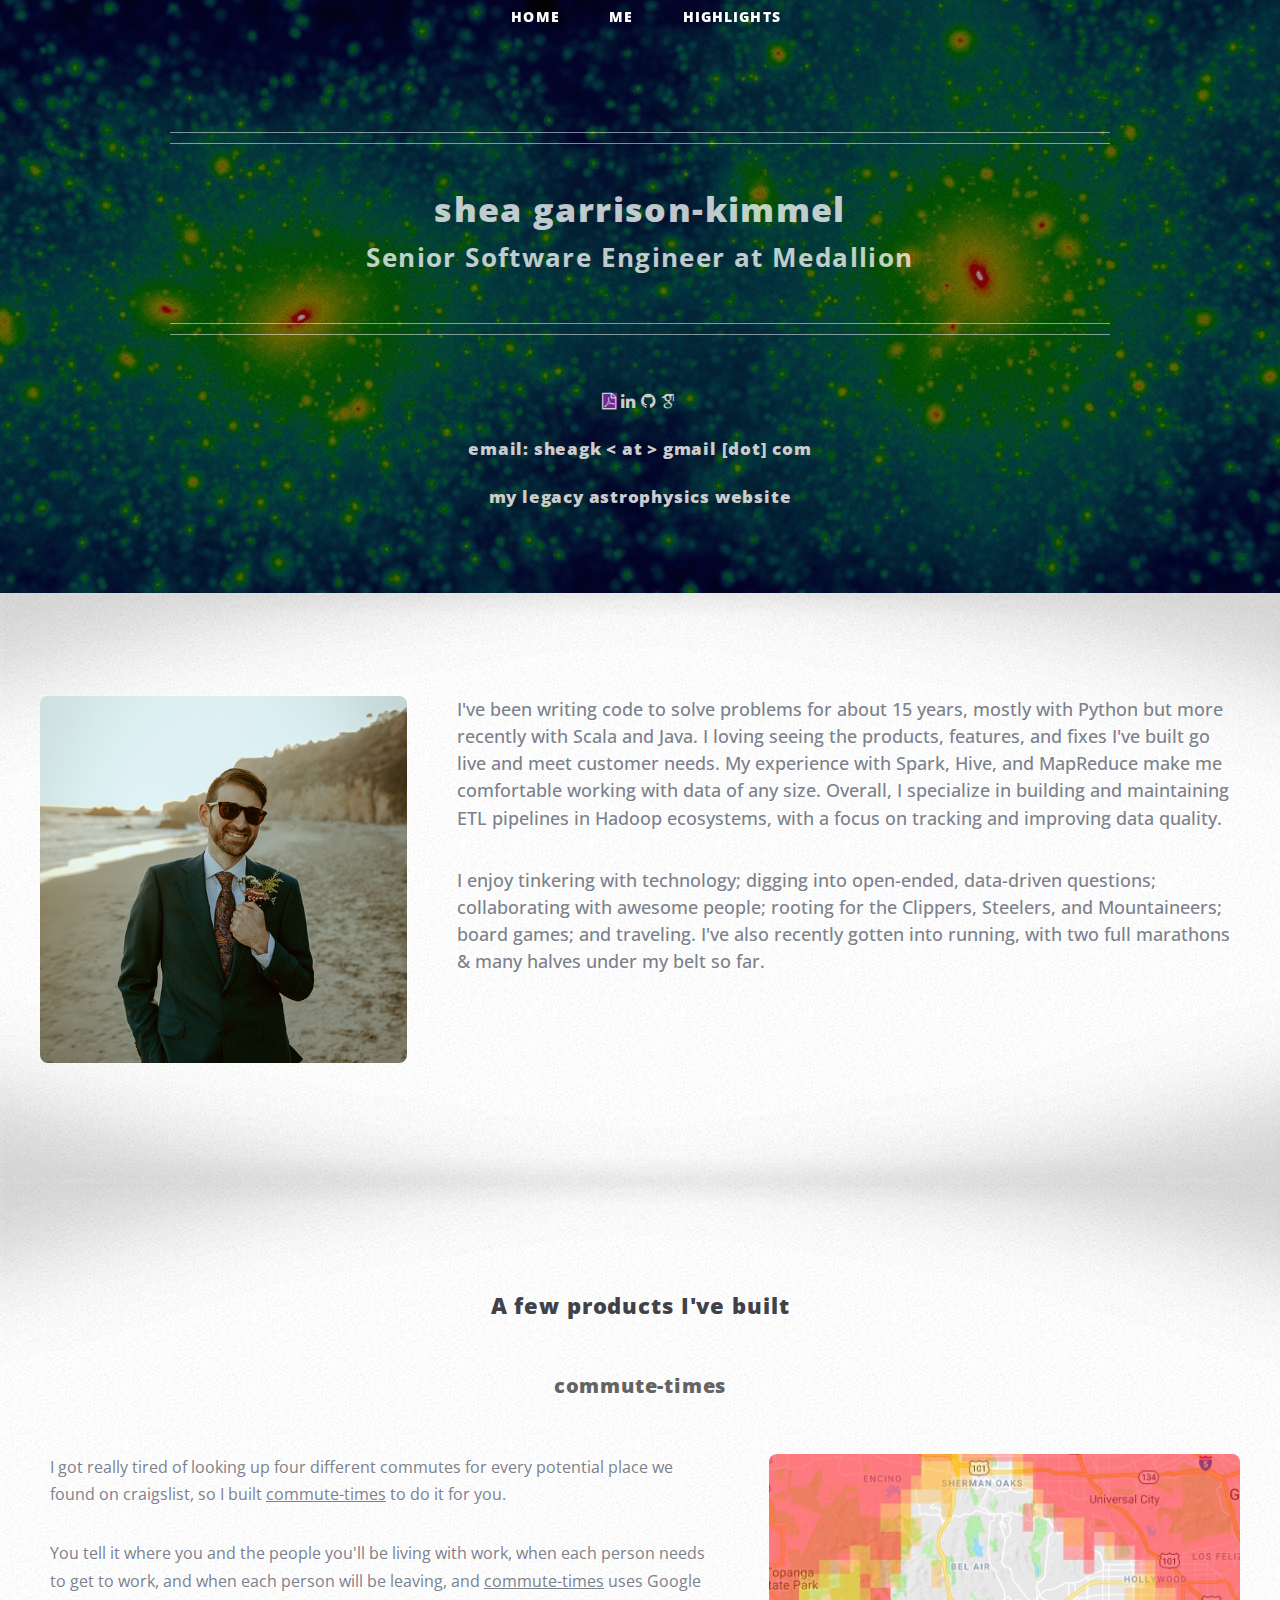
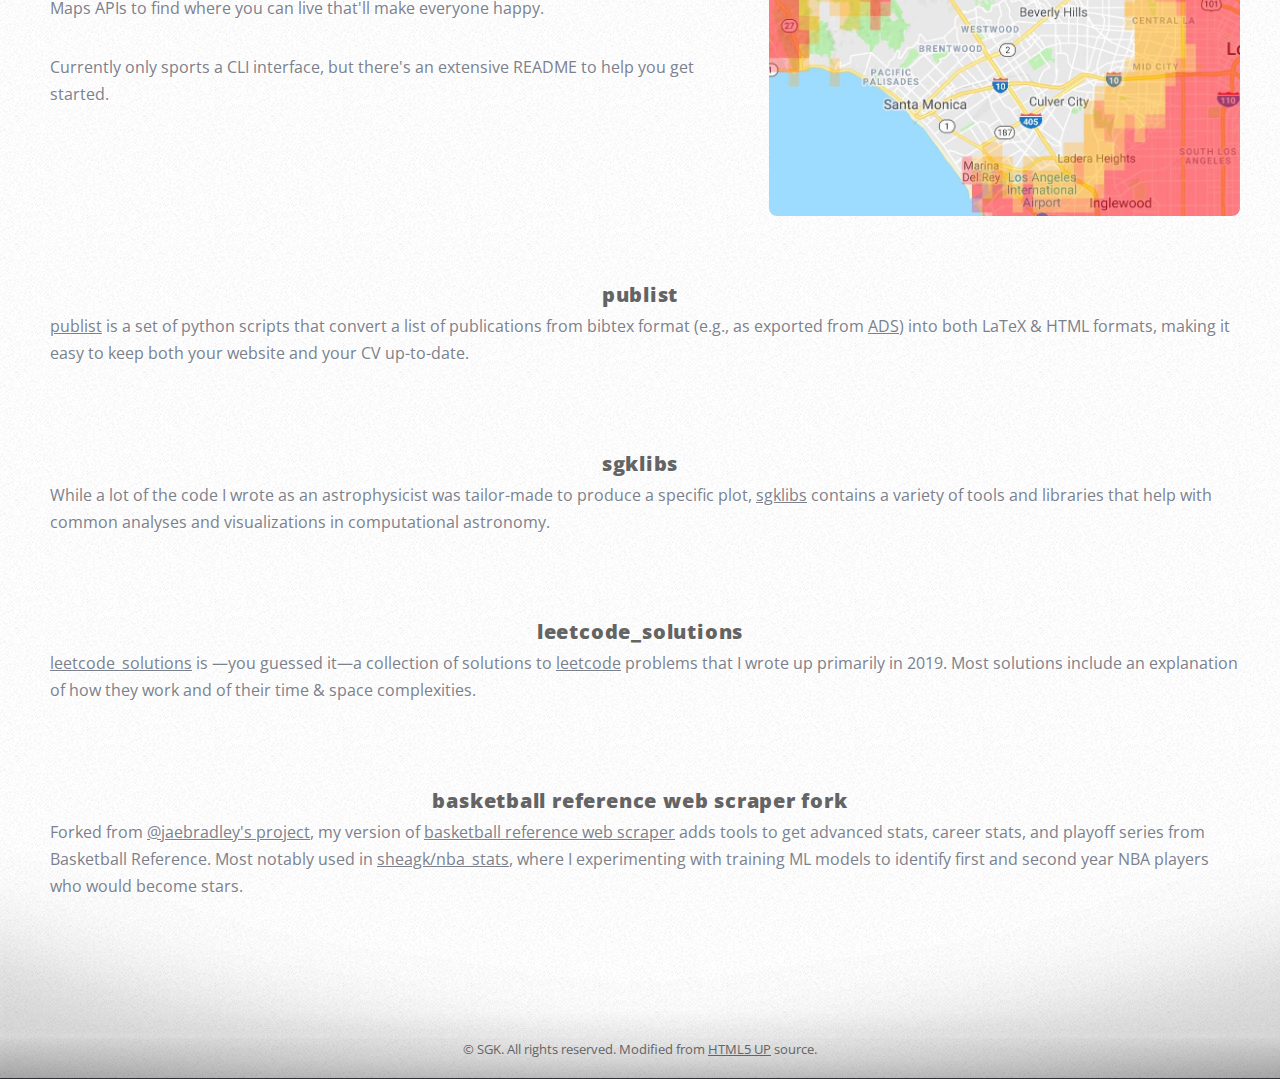
<file: index.html>
<!DOCTYPE HTML>
<!--
	ZeroFour by HTML5 UP
	html5up.net | @n33co
	Free for personal and commercial use under the CCA 3.0 license (html5up.net/license)
-->
<html>
	<head>
		<!-- Global site tag (gtag.js) - Google Analytics -->
		<script async src="https://www.googletagmanager.com/gtag/js?id=UA-66405996-1"></script>
		<script>
		  window.dataLayer = window.dataLayer || [];
		  function gtag(){dataLayer.push(arguments);}
		  gtag('js', new Date());

		  gtag('config', 'UA-66405996-1');
		</script>

		<title>shea gk</title>
		<meta charset="utf-8" />
		<meta name="viewport" content="width=device-width, initial-scale=1" />
		<!--[if lte IE 8]><script src="assets/js/ie/html5shiv.js"></script><![endif]-->
		<link rel="stylesheet" href="assets/css/main.css" />
		<!--[if lte IE 8]><link rel="stylesheet" href="assets/css/ie8.css" /><![endif]-->
		<!--[if lte IE 9]><link rel="stylesheet" href="assets/css/ie9.css" /><![endif]-->

		<!-- Add fontawesome and academicicons icon libraries -->
		<link rel="stylesheet" href="assets/css/font-awesome.min.css">
		<link rel="stylesheet" href="academicicons/css/academicons.min.css">
	</head>
	<body class="homepage">
		<div id="page-wrapper">
			<!-- header & navbar -->
			<div id="header-wrapper">
				<div class="container">

					<!-- Header -->
						<header id="header">
							<div class="inner">

								<!-- Nav -->
									<nav id="nav">
										<ul>
											<li style="margin-left: 0.025em"><a href="#banner" class="">Home</a></li>
											<li><a href="#me">Me</a></li>
											<li><a href="#highlights">Highlights</a></li>
										</ul>
									</nav>
							</div>
						</header>

					<!-- Banner -->
						<div id="banner">
							<h2><strong>shea garrison-kimmel</strong>
								<br />
								<div>
									<span style="font-size:.75em; margin: auto auto auto auto">
										Senior Software Engineer at
										<a href="https://medallion.co">Medallion</a>
									</span>
								</div>
							</h2>

							<!-- <span style="display: block;">
								<a href="SheaGK_Resume.pdf" class="button small icon" style="margin-top: 0.5em; padding-right: 0.75em; padding-left: 0.75em">R&eacute;sum&eacute;</a>
							</span> -->
							<h3><span style="font-size: .85em; color: #cccccc"; padding: auto>
								<!-- add links to linked in, github, bitbucket, twitter, google scholar using font awesome -->
								<a href="SheaGK_Resume.pdf" class="fa fa-file-pdf-o" style="background-color: #722797"></a>
								<a href="https://www.linkedin.com/in/sheagk" class="fa fa-linkedin"></a>
								<a href="https://github.com/sheagk" class="fa fa-github"></a>
								<!-- <a href="https://www.bitbucket.org/sheagk" class="fa fa-bitbucket"></a> -->
								<a href="https://scholar.google.com/citations?user=naAk7WgAAAAJ&hl=en" class="ai ai-google-scholar"></a>
							</span></h3>

							<h3><span style="font-size: .85em; color: #cccccc">
								email: sheagk &lt; at &gt; gmail [dot] com
							</span></h3>

							<h3><span style="font-size: .85em; color:#cccccc">
								<a href="astrophysics/index.html">my legacy astrophysics website</a>
							</span></h3>

						</div>

				</div>
			</div>

			<!-- about -->
			<div id="main-wrapper">
				<div class="wrapper style1" id="me">
					<div class="inner">
							<section class="container box feature1">
								<div class="row">
									<div class="4u 3u(tablet) 12u(mobile)">
										<section>
											<span class="image featured"><img src="images/me.png"/></span>
										</section>
									</div>

									<div class="8u 8u(tablet) 12u(mobile)">
										<section>
												<p style="text-align: left; font-size: 120%; font-weight: 500">
												I've been writing code to solve problems for about 15 years,
												mostly with Python but more recently with Scala and Java.  I
												loving seeing the products, features, and fixes I've built
												go live and meet customer needs.  My experience with Spark,
												Hive, and MapReduce make me comfortable working with data of
												any size.  Overall, I specialize in building and maintaining
												ETL pipelines in Hadoop ecosystems, with a focus on tracking
												and improving data quality.
											</p>

										<section>
											<p style="text-align: left; font-size: 120%; font-weight: 500">
												I enjoy tinkering with technology; digging into open-ended,
												data-driven questions; collaborating with awesome people;
												rooting for the Clippers, Steelers, and Mountaineers; board
												games; and traveling.  I've also recently gotten into running,
												with two full marathons &amp; many halves under my belt so
												far.
											</p>
										</section>
									</div>

								</div>
							</section>
					</div>
				</div>
			</div>

			<!-- repos / whatever -->
			<div id="main-wrapper">
				<div class="wrapper style1" id="highlights">
					<div class="inner">
							<section class="container box feature1">

								<!-- section title -->
								<div class="row">
									<div class="12u">
										<header class="second" style="margin-top:10px">
											<h2 style="font-size:150%">A few products I've built</h3>
										</header>
									</div>
								</div>

								<!-- commute times title -->
								<div class="row">
									<div class="12u">
										<header class="second" style="margin-top:0px">
											<h3><a href="https://github.com/sheagk/commute-times">commute-times</a></h3>
										</header>
									</div>
								</div>

								<!-- commute times text & image -->
								<div class="row">
									<div class="7u 12u(mobile)">
										<section>
											<p style="text-align: left; font-size: 110%; padding-left: 10px">
												I got really tired of looking up four different
												commutes for every potential place we found on
												craigslist, so I built
												<a href="https://github.com/sheagk/commute-times">commute-times</a>
												to do it for you.
											</p>

											<p style="text-align: left; font-size: 110%; padding-left: 10px">
												You tell it where you and the people you'll be living with
												work, when each person needs to get to work, and when each
												person will be leaving, and
												<a href="https://github.com/sheagk/commute-times">commute-times</a>
												uses Google Maps APIs to find where you can live that'll make
												everyone happy.
											</p>

											<p style="text-align: left; font-size: 110%; padding-left: 10px">
												Currently only sports a CLI interface, but there's an extensive
												README to help you get started.
											</p>
										</section>
									</div>

									<div class="5u 12u(mobile)">
										<section>
											<span class="image featured"><img src="images/commute_times.jpg" /></span>
										</section>
									</div>
								</div>

								<!-- publist -->
								<div class="row">
									<div class="12u">
										<header class="second" style="margin-top:0px">
											<h3><a href="https://github.com/sheagk/publist">publist</a></h3>
										</header>
										<p style="text-align: left; font-size: 110%; padding-left: 10px">
											<a href="https://github.com/sheagk/publist">publist</a> is a
											set of python scripts that convert a list of publications
											from bibtex format (e.g., as exported from
											<a href="https://ui.adsabs.harvard.edu/">ADS</a>) into both
											LaTeX &amp; HTML formats, making it easy to keep both your
											website and your CV up-to-date.
										</p>
									</div>
								</div>

								<!-- sgklibs -->
								<div class="row">
									<div class="12u">
										<header class="second" style="margin-top:0px">
											<h3><a href="https://github.com/sheagk/sgklibs">sgklibs</a></h3>
										</header>
										<p style="text-align: left; font-size: 110%; padding-left: 10px">
											While a lot of the code I wrote as an astrophysicist was tailor-made
											to produce a specific plot, <a href="https://github.com/sheagk/sgklibs">sgklibs</a>
											contains a variety of tools and libraries that help with common
											analyses and visualizations in computational astronomy.
										</p>
									</div>
								</div>

								<!-- leetcode-solutions -->
								<div class="row">
									<div class="12u">
										<header class="second" style="margin-top:0px">
											<h3><a href="https://github.com/sheagk/leetcode_solutions">leetcode_solutions</a></h3>
										</header>
										<p style="text-align: left; font-size: 110%; padding-left: 10px">
											<a href="https://github.com/sheagk/leetcode_solutions">leetcode_solutions</a> is
											&mdash;you guessed it&mdash;a collection of solutions to
											<a href="https://leetcode.com/">leetcode</a> problems that I wrote up primarily
											in 2019.  Most solutions include an explanation of how they work and of their
											time &amp; space complexities.
										</p>
									</div>
								</div>

								<!-- basketball reference web scraper -->
								<div class="row">
									<div class="12u">
										<header class="second" style="margin-top:0px">
											<h3><a href="https://github.com/sheagk/basketball_reference_web_scraper">basketball reference web scraper fork</a></h3>
										</header>
										<p style="text-align: left; font-size: 110%; padding-left: 10px">
											Forked from
											<a href="https://jaebradley.github.io/basketball_reference_web_scraper/">@jaebradley's project</a>,
											my version of
											<a href="https://github.com/sheagk/basketball_reference_web_scraper">basketball reference web scraper</a>
											adds tools to get advanced stats, career stats, and playoff series from
											Basketball Reference.  Most notably used in
											<a href="https://github.com/sheagk/nba_stats">sheagk/nba_stats</a>,
											where I experimenting with training ML models to identify first and
											second year NBA players who would become stars.
										</p>
									</div>
								</div>
							</section>

					</div>
				</div>
			</div>

			<!-- Footer -->
			<div id="main-wrapper">
				<div id="footer-wrapper">
					<footer id="footer" class="container">
						<div class="row">
							<div class="12u">
								<div id="copyright">
									<ul class="menu">
										<li>&copy; SGK. All rights reserved.  Modified from <a href="http://html5up.net">HTML5 UP</a> source.</li>
									</ul>
								</div>
							</div>
						</div>
					</footer>
				</div>
			</div>

		</div>

		<!-- Scripts -->

			<script src="assets/js/jquery.min.js"></script>
			<script src="assets/js/jquery.dropotron.min.js"></script>
			<script src="assets/js/skel.min.js"></script>
			<script src="assets/js/skel-viewport.min.js"></script>
			<script src="assets/js/util.js"></script>
			<!--[if lte IE 8]><script src="assets/js/ie/respond.min.js"></script><![endif]-->
			<script src="assets/js/main.js"></script>

	</body>
</html>
</file>
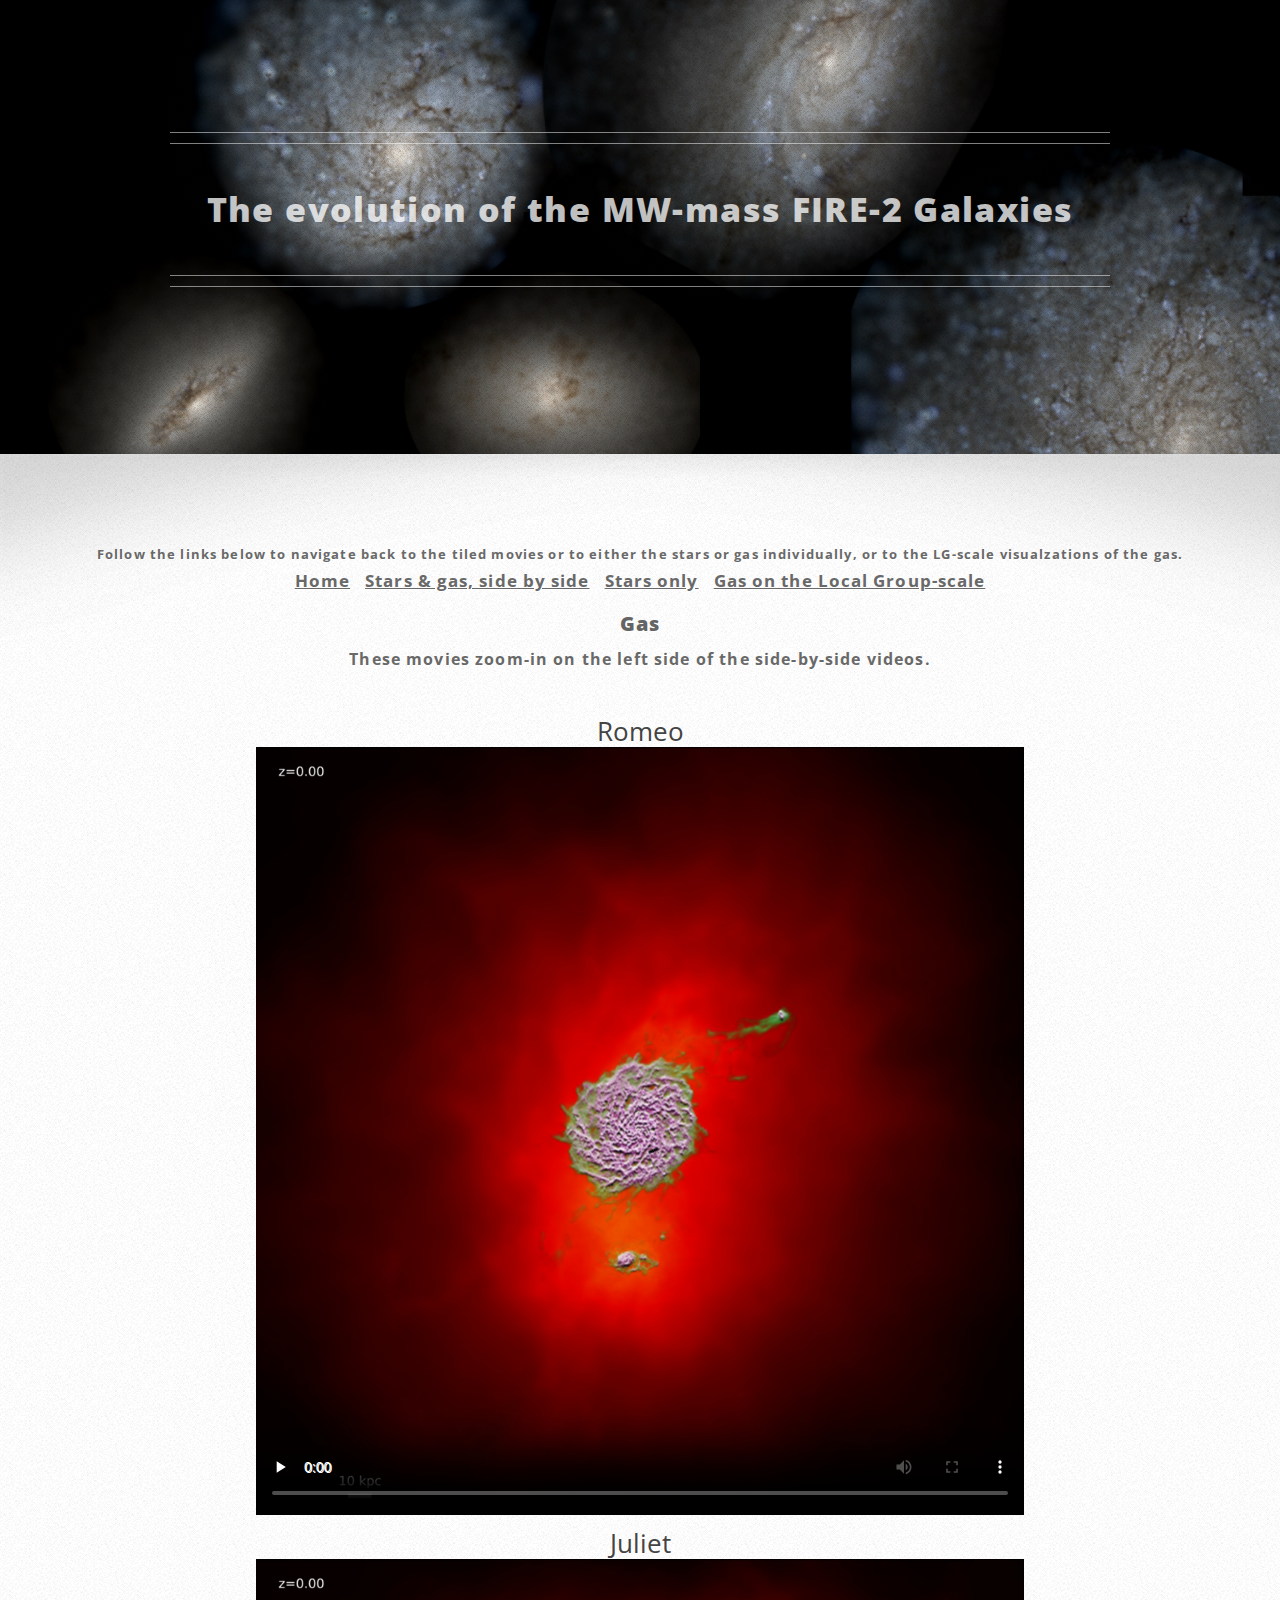
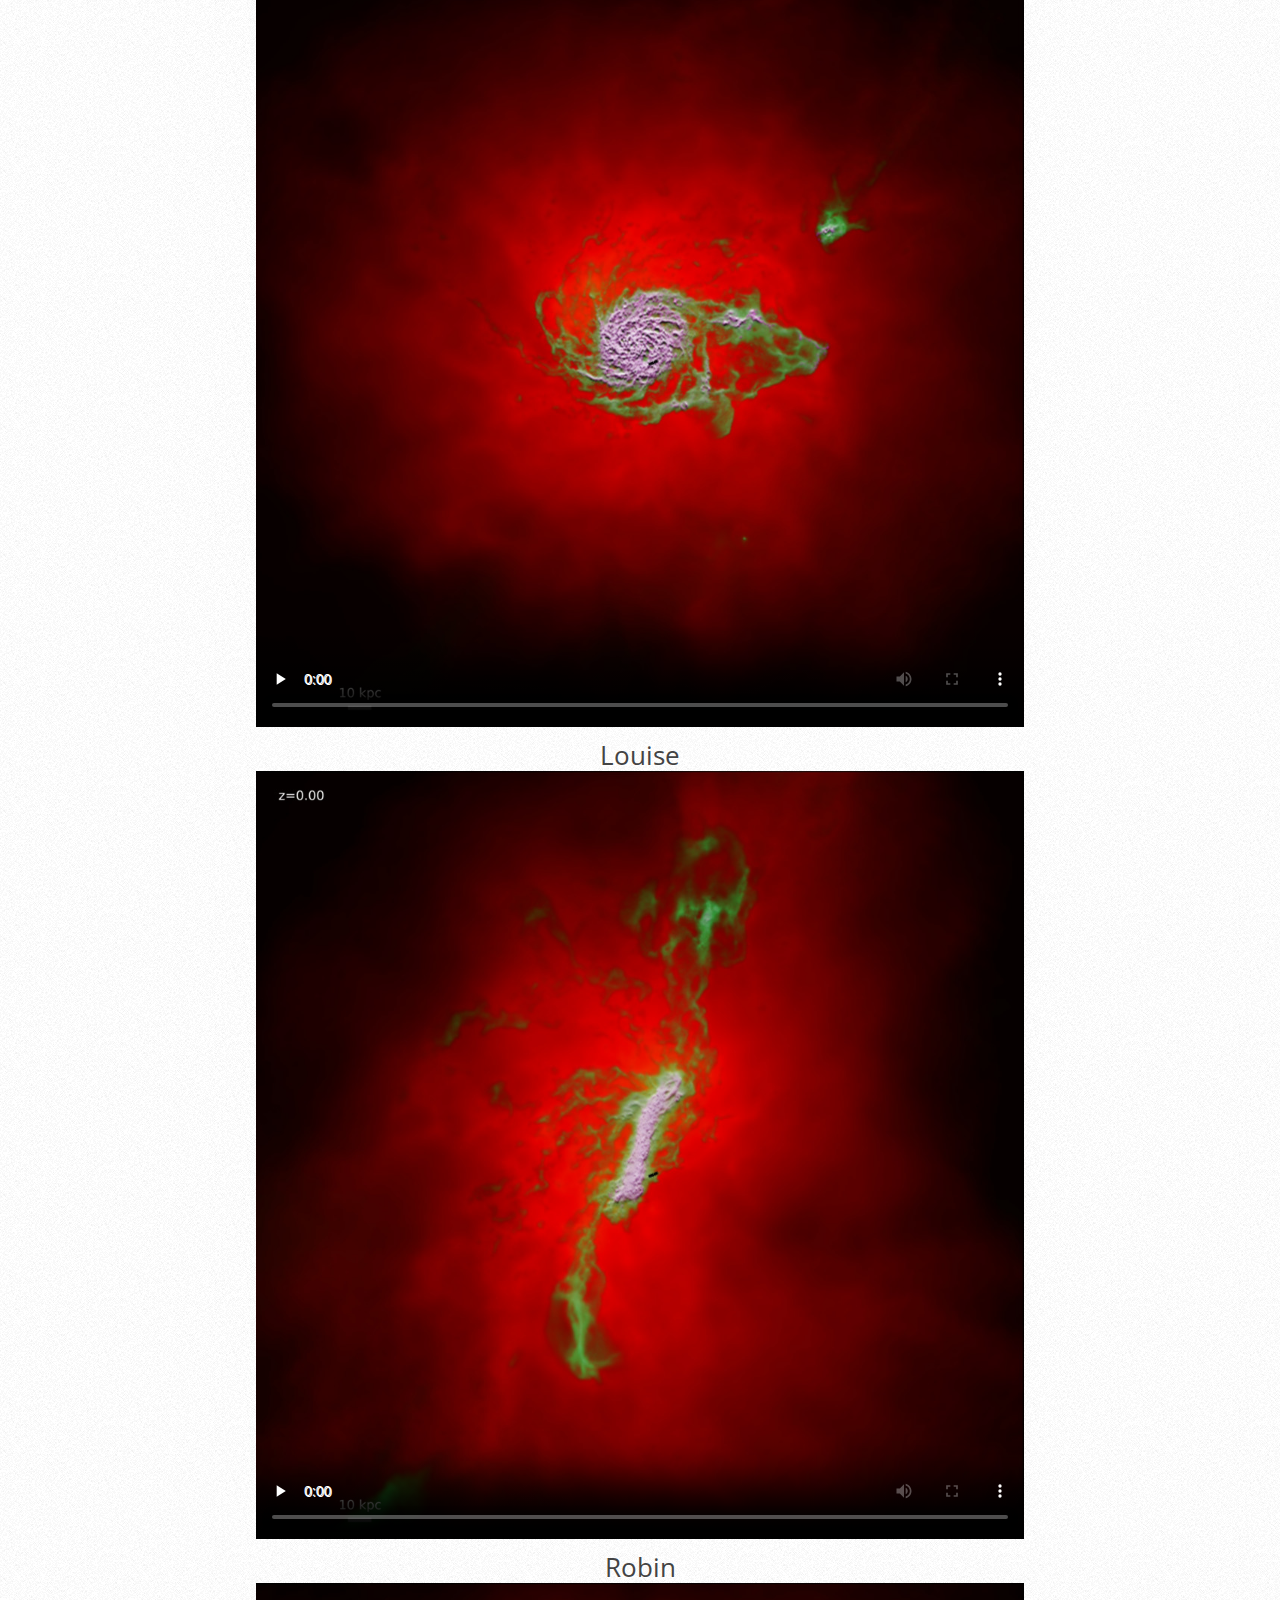
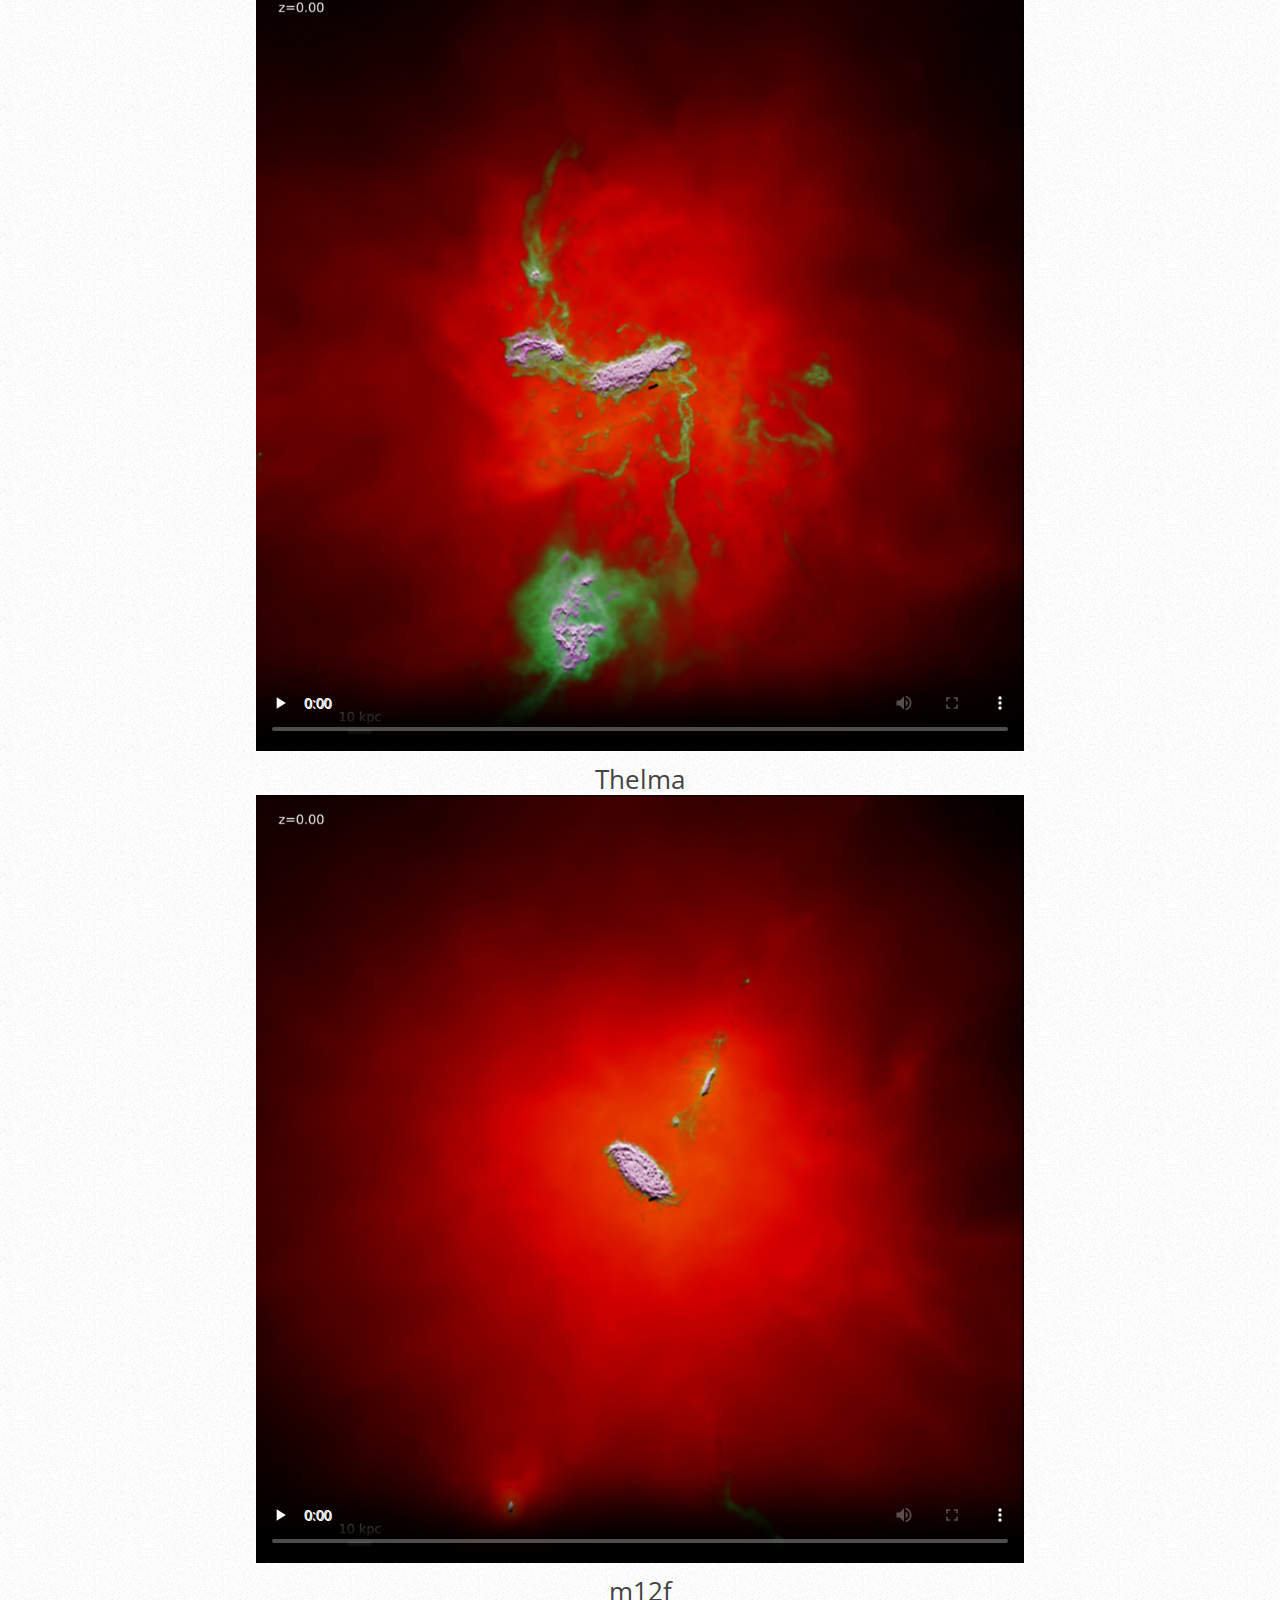
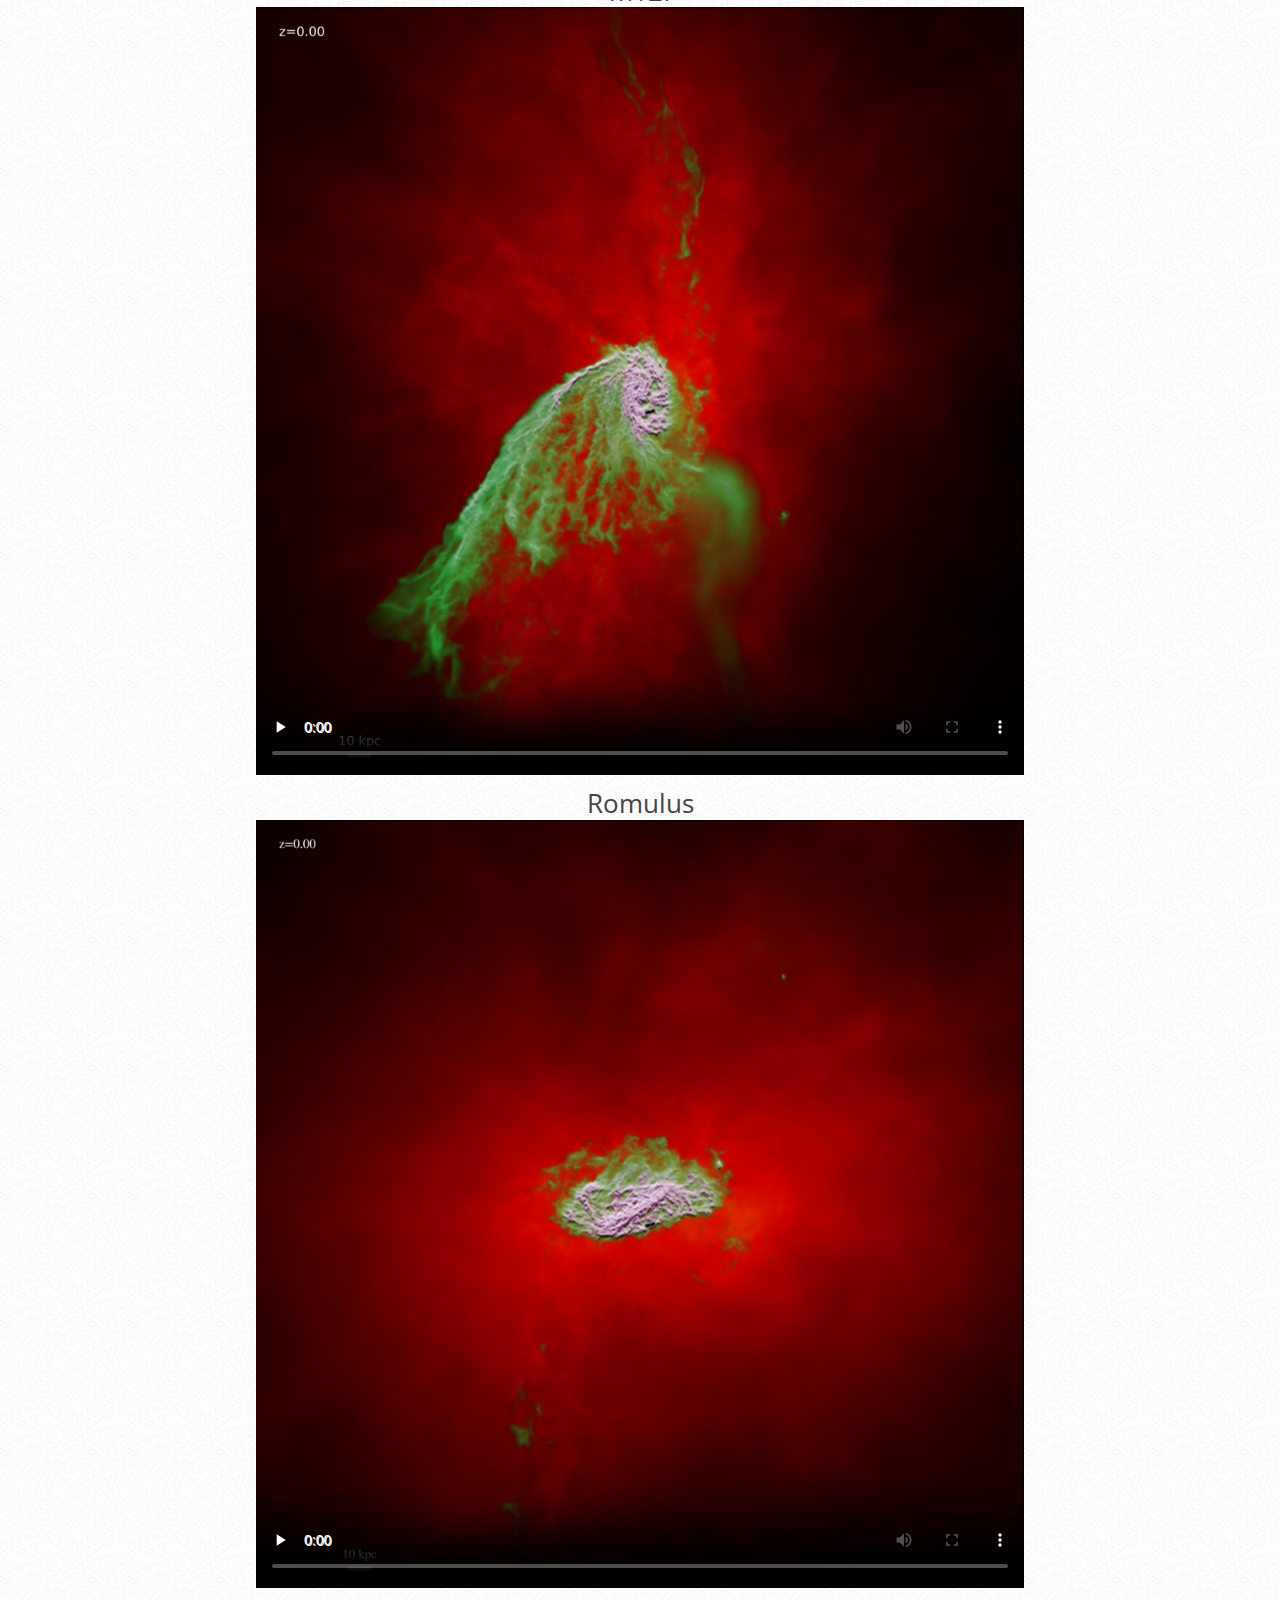
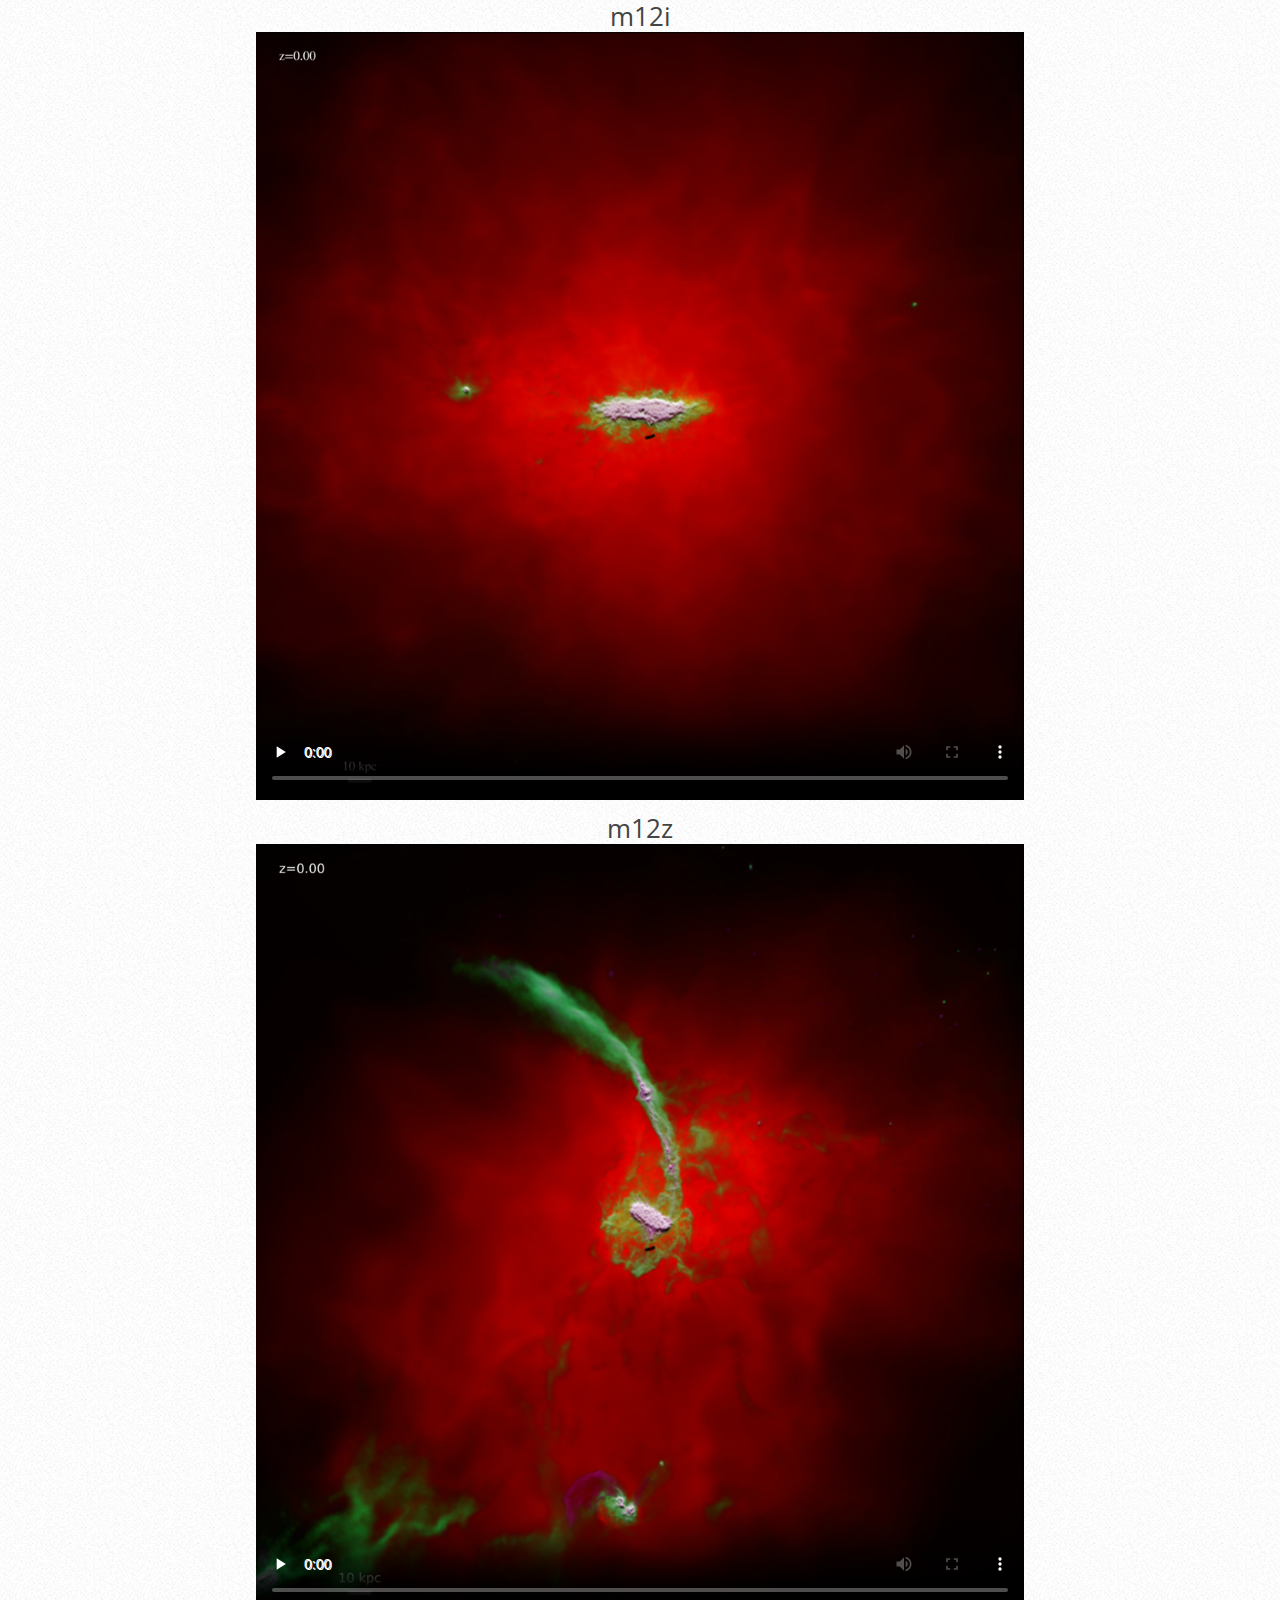
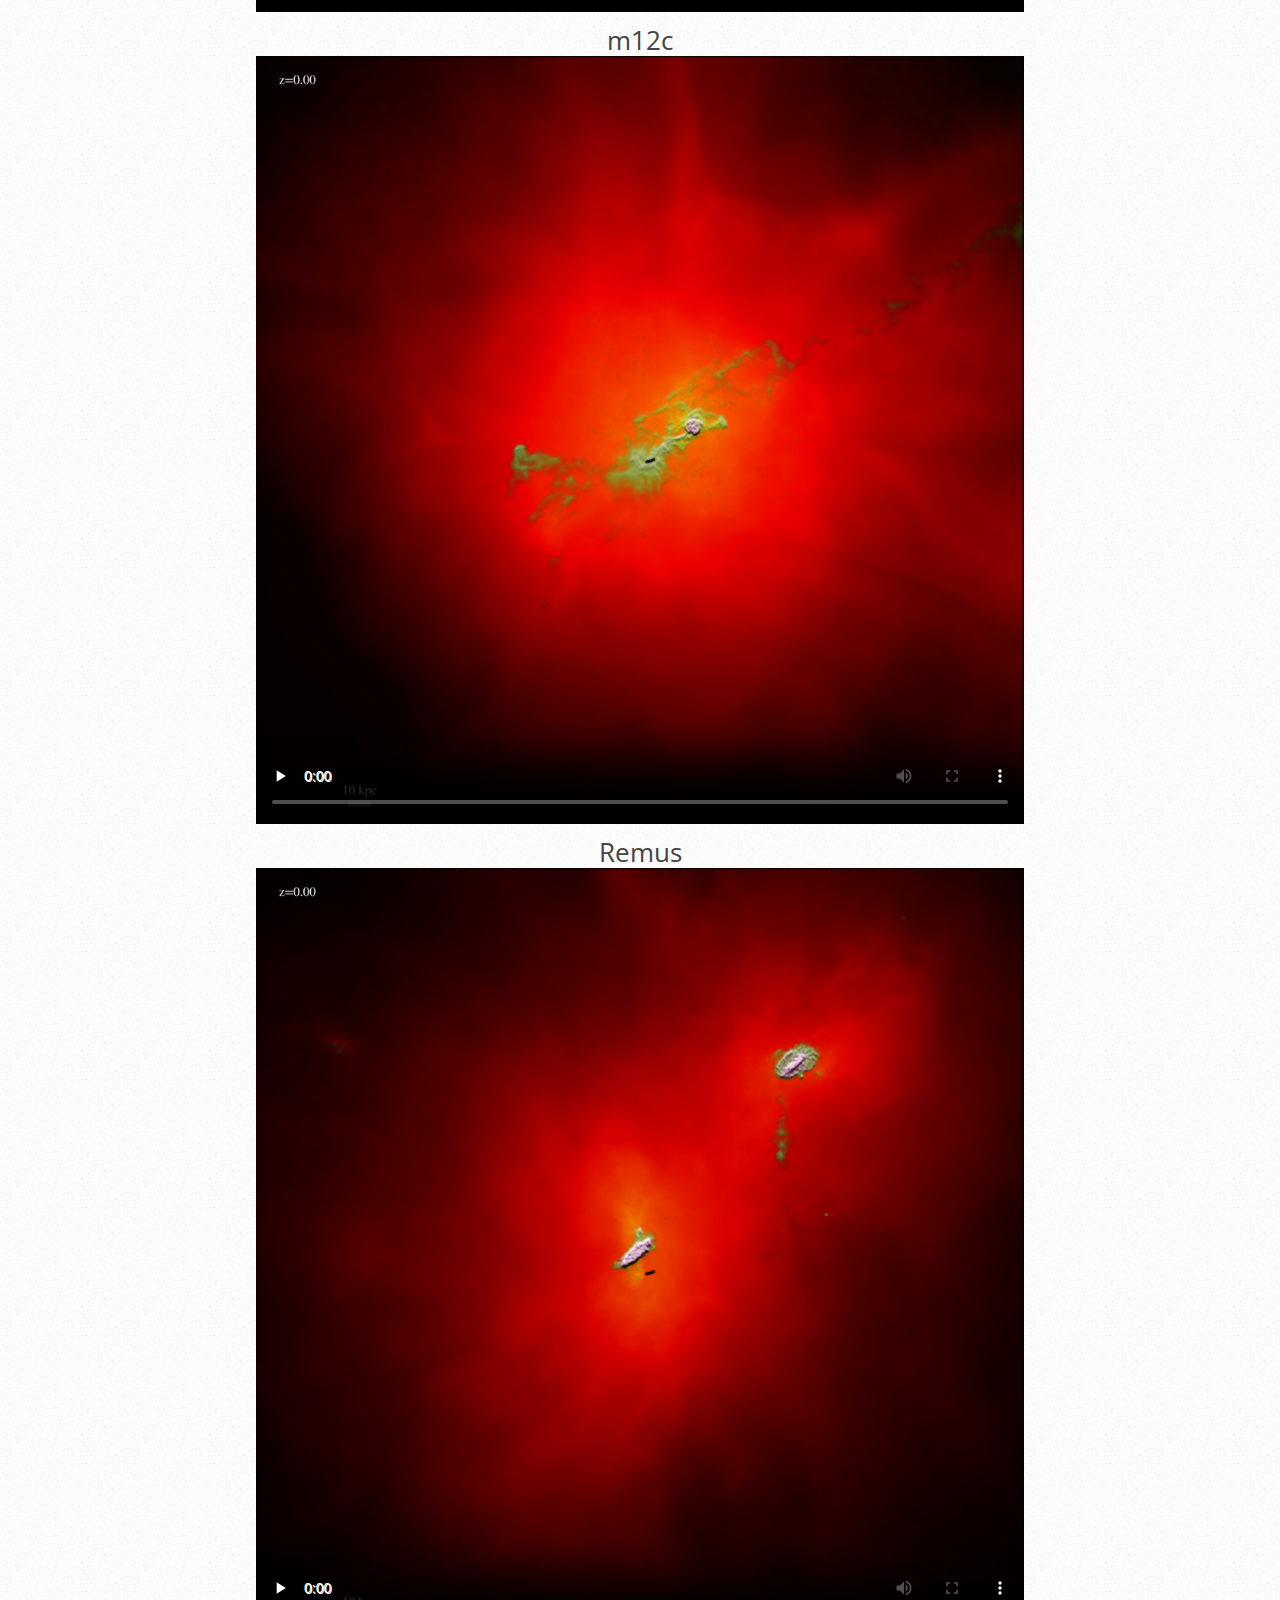
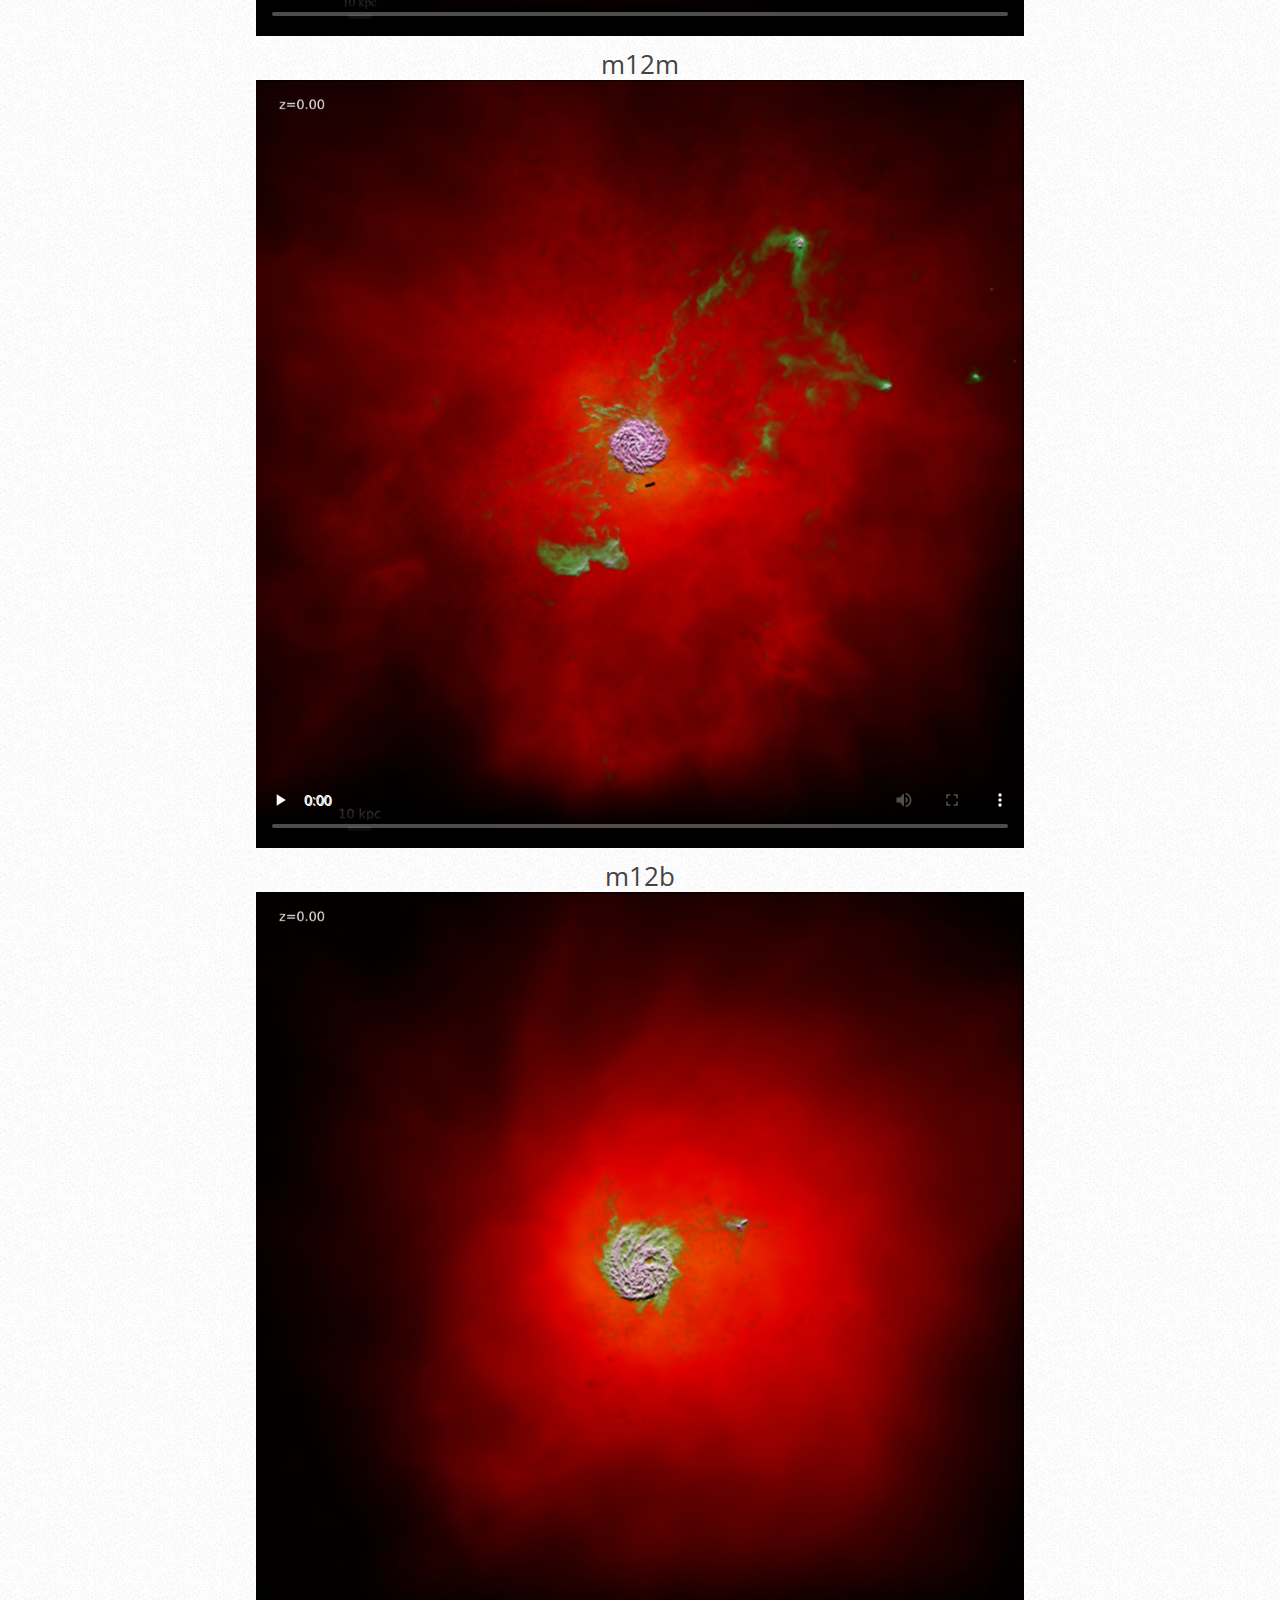
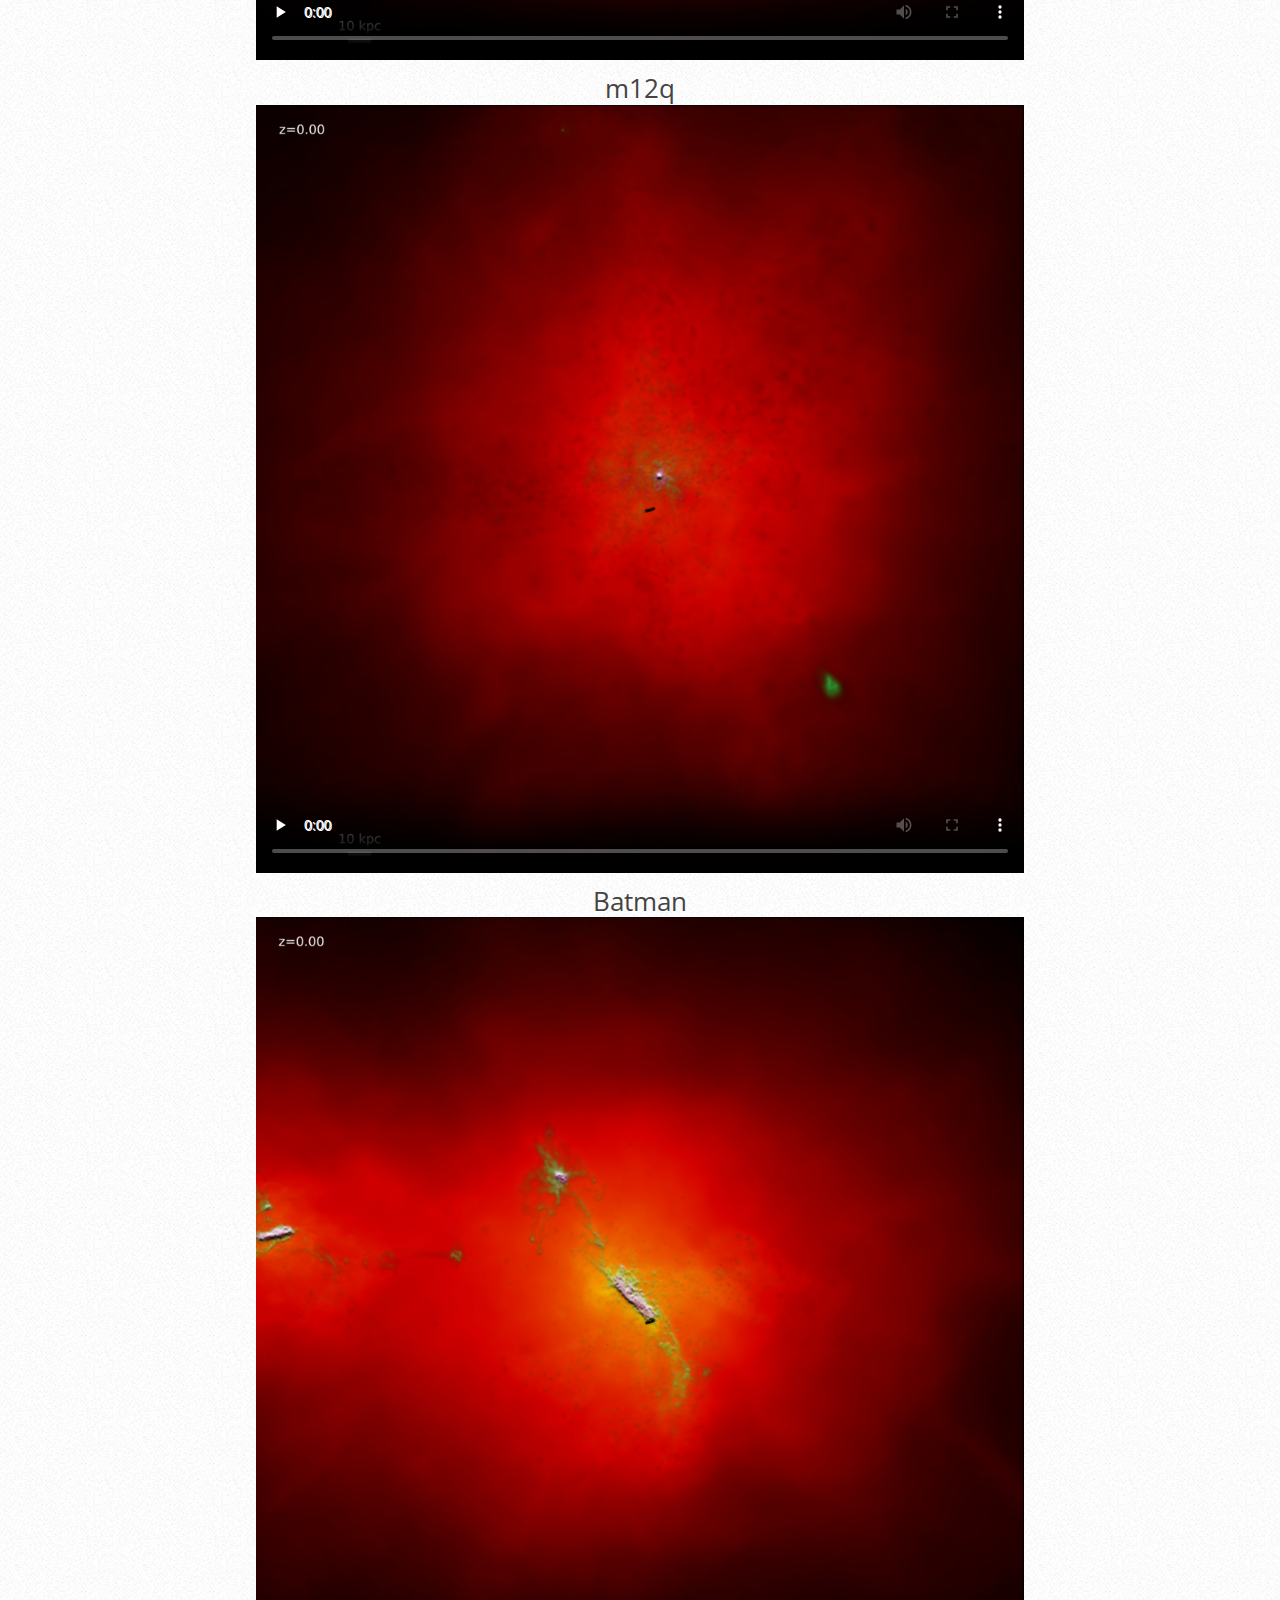
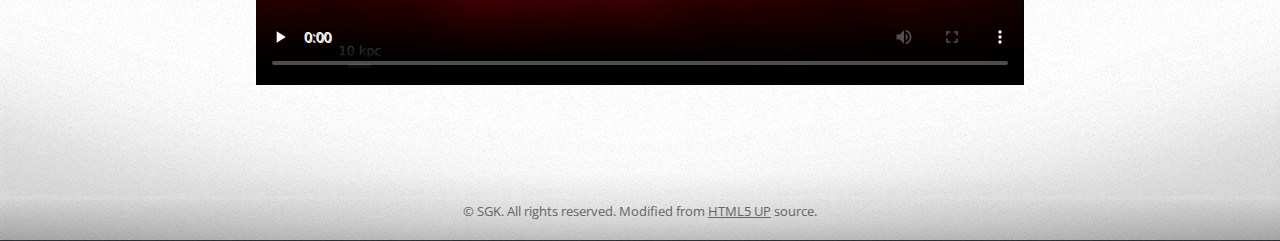
<file: gasvids.html>
<!DOCTYPE HTML>
<!--
	ZeroFour by HTML5 UP
	html5up.net | @n33co
	Free for personal and commercial use under the CCA 3.0 license (html5up.net/license)
-->
<html>
	<head>
		<title>FIRE-2 visualizations</title>
		<meta charset="utf-8" />
		<meta name="viewport" content="width=device-width, initial-scale=1" />
		<!--[if lte IE 8]><script src="assets/js/ie/html5shiv.js"></script><![endif]-->
		<link rel="stylesheet" href="assets/css/main.css" />
		<!--[if lte IE 8]><link rel="stylesheet" href="assets/css/ie8.css" /><![endif]-->
		<!--[if lte IE 9]><link rel="stylesheet" href="assets/css/ie9.css" /><![endif]-->

<script>
  (function(i,s,o,g,r,a,m){i['GoogleAnalyticsObject']=r;i[r]=i[r]||function(){
  (i[r].q=i[r].q||[]).push(arguments)},i[r].l=1*new Date();a=s.createElement(o),
  m=s.getElementsByTagName(o)[0];a.async=1;a.src=g;m.parentNode.insertBefore(a,m)
  })(window,document,'script','//www.google-analytics.com/analytics.js','ga');

  ga('create', 'UA-66405996-1', 'auto');
  ga('send', 'pageview');


  var $vid = $('video','#container');
  var $msg = $('#custom-message'); 
  $msg.css({
      top:$vid.offset().top + (($vid.height()/2) - ($msg.height()/2)),
      left:$vid.offset().left + (($vid.width()/2) - ($msg.width()/2))
  });​

</script>
	</head>
	<body class="homepage">
		<div id="page-wrapper">

			<!-- Header -->
				<div id="vizheader-wrapper">
					<div class="container">

						<!-- Banner -->
							<div id="banner">
								<h2><strong>The evolution of the MW-mass FIRE-2 Galaxies</strong></h2>
								<br>
							</div>

					</div>
				</div>

			<!-- sidebyside -->
				<div id="main-wrapper">
					<div class="wrapper style1" id="comb">
						<div class="inner">
								<section class="container box feature1">

									<div class="row">
										<div class="12u">


											<header class="first major">
												<p><span style="margin: 0 auto -30px auto; font-size: 0.75em; text-transform: none;">
													Follow the links below to navigate back to the tiled movies or to either the stars or gas individually, or to the LG-scale visualzations of the gas.
												</span></p>
												<h3>
													<p style="font-size: 0.85em; margin: -30px auto -30px auto; text-transform: none">
														<span style="display: inline-block; margin: 2px 5px 2px 5px; text-decoration: underline;"><a href="firemovies.html">Home</a></span>
														<span style="display: inline-block; margin: 2px 5px 2px 5px; text-decoration: underline;"><a href="individualvids.html">Stars &amp; gas, side by side</a></span>
														<span style="display: inline-block; margin: 2px 5px 2px 5px; text-decoration: underline;"><a href="starvids.html">Stars only</a></span>
														<span style="display: inline-block; margin: 2px 5px 2px 5px; text-decoration: underline;"><a href="lgvids.html">Gas on the Local Group-scale</a></span>
													</p>
												</h3>
											</header>

											<header class="first major"> 
												<p><h3>Gas</h3></p>
												<p> <span style="margin: auto auto auto auto; font-size: 0.9em; text-transform: none;">
													These movies zoom-in on the left side of the side-by-side videos.
												</p></span>



<div style="margin-top: 10px; margin-bottom: 10px">
<div class="movhead" id="custom-message">Romeo</div>
<video style="display:block; margin: 0 auto;" width="768" height="768" poster="posterimages/gas/Romeo.jpg" preload="none" controls>
<source src="movies/gas/RomeoGas.mp4" type="video/mp4">
Your browser does not support the video tag.
</video>
</div>


<div style="margin-top: 10px; margin-bottom: 10px">
<div class="movhead" id="custom-message">Juliet</div>
<video style="display:block; margin: 0 auto;" width="768" height="768" poster="posterimages/gas/Juliet.jpg" preload="none" controls>
<source src="movies/gas/Juliet-gas.mp4" type="video/mp4">
Your browser does not support the video tag.
</video>
</div>


<div style="margin-top: 10px; margin-bottom: 10px">
<div class="movhead" id="custom-message">Louise</div>
<video style="display:block; margin: 0 auto;" width="768" height="768" poster="posterimages/gas/Louise.jpg" preload="none" controls>
<source src="movies/gas/LouiseGas.mp4" type="video/mp4">
Your browser does not support the video tag.
</video>
</div>


<div style="margin-top: 10px; margin-bottom: 10px">
<div class="movhead" id="custom-message">Robin</div>
<video style="display:block; margin: 0 auto;" width="768" height="768" poster="posterimages/gas/Robin.jpg" preload="none" controls>
<source src="movies/gas/Robin-Gas.mp4" type="video/mp4">
Your browser does not support the video tag.
</video>
</div>


<div style="margin-top: 10px; margin-bottom: 10px">
<div class="movhead" id="custom-message">Thelma</div>
<video style="display:block; margin: 0 auto;" width="768" height="768" poster="posterimages/gas/Thelma.jpg" preload="none" controls>
<source src="movies/gas/ThelmaGas.mp4" type="video/mp4">
Your browser does not support the video tag.
</video>
</div>


<div style="margin-top: 10px; margin-bottom: 10px">
<div class="movhead" id="custom-message">m12f</div>
<video style="display:block; margin: 0 auto;" width="768" height="768" poster="posterimages/gas/m12f_ref13.jpg" preload="none" controls>
<source src="movies/gas/m12f_ref13_gas.mp4" type="video/mp4">
Your browser does not support the video tag.
</video>
</div>


<div style="margin-top: 10px; margin-bottom: 10px">
<div class="movhead" id="custom-message">Romulus</div>
<video style="display:block; margin: 0 auto;" width="768" height="768" poster="posterimages/gas/Romulus.jpg" preload="none" controls>
<source src="movies/gas/Romulus_Gas.mp4" type="video/mp4">
Your browser does not support the video tag.
</video>
</div>


<div style="margin-top: 10px; margin-bottom: 10px">
<div class="movhead" id="custom-message">m12i</div>
<video style="display:block; margin: 0 auto;" width="768" height="768" poster="posterimages/gas/m12i_ref13.jpg" preload="none" controls>
<source src="movies/gas/m12i_ref13_gas.mp4" type="video/mp4">
Your browser does not support the video tag.
</video>
</div>


<div style="margin-top: 10px; margin-bottom: 10px">
<div class="movhead" id="custom-message">m12z</div>
<video style="display:block; margin: 0 auto;" width="768" height="768" poster="posterimages/gas/m12z_ref13.jpg" preload="none" controls>
<source src="movies/gas/m12z_ref13_gas.mp4" type="video/mp4">
Your browser does not support the video tag.
</video>
</div>


<div style="margin-top: 10px; margin-bottom: 10px">
<div class="movhead" id="custom-message">m12c</div>
<video style="display:block; margin: 0 auto;" width="768" height="768" poster="posterimages/gas/m12c_ref12.jpg" preload="none" controls>
<source src="movies/gas/m12c_ref12_gas.mp4" type="video/mp4">
Your browser does not support the video tag.
</video>
</div>


<div style="margin-top: 10px; margin-bottom: 10px">
<div class="movhead" id="custom-message">Remus</div>
<video style="display:block; margin: 0 auto;" width="768" height="768" poster="posterimages/gas/Remus.jpg" preload="none" controls>
<source src="movies/gas/Remus_Gas.mp4" type="video/mp4">
Your browser does not support the video tag.
</video>
</div>


<div style="margin-top: 10px; margin-bottom: 10px">
<div class="movhead" id="custom-message">m12m</div>
<video style="display:block; margin: 0 auto;" width="768" height="768" poster="posterimages/gas/m12m_ref13.jpg" preload="none" controls>
<source src="movies/gas/m12m_ref13_gas.mp4" type="video/mp4">
Your browser does not support the video tag.
</video>
</div>


<div style="margin-top: 10px; margin-bottom: 10px">
<div class="movhead" id="custom-message">m12b</div>
<video style="display:block; margin: 0 auto;" width="768" height="768" poster="posterimages/gas/m12b_ref12.jpg" preload="none" controls>
<source src="movies/gas/m12b_ref12_gas.mp4" type="video/mp4">
Your browser does not support the video tag.
</video>
</div>


<div style="margin-top: 10px; margin-bottom: 10px">
<div class="movhead" id="custom-message">m12q</div>
<video style="display:block; margin: 0 auto;" width="768" height="768" poster="posterimages/gas/m12q_ref12.jpg" preload="none" controls>
<source src="movies/gas/m12q_ref12_gas.mp4" type="video/mp4">
Your browser does not support the video tag.
</video>
</div>


<div style="margin-top: 10px; margin-bottom: 10px">
<div class="movhead" id="custom-message">Batman</div>
<video style="display:block; margin: 0 auto;" width="768" height="768" poster="posterimages/gas/Batman.jpg" preload="none" controls>
<source src="movies/gas/Batman-Gas.mp4" type="video/mp4">
Your browser does not support the video tag.
</video>
</div>

											</header>






								</section>
						</div>
					</div>




			<!-- Footer Wrapper -->
				<div id="footer-wrapper">
					<footer id="footer" class="container">

						<div class="row">
							<div class="12u">
								<div id="copyright">
									<ul class="menu">
										<li>&copy; SGK. All rights reserved.  Modified from <a href="http://html5up.net">HTML5 UP</a> source.</li>
									</ul>
								</div>
							</div>
						</div>

					</footer>
				</div>

		</div>

		<!-- Scripts -->

			<script src="assets/js/jquery.min.js"></script>
			<script src="assets/js/jquery.dropotron.min.js"></script>
			<script src="assets/js/skel.min.js"></script>
			<script src="assets/js/skel-viewport.min.js"></script>
			<script src="assets/js/util.js"></script>
			<!--[if lte IE 8]><script src="assets/js/ie/respond.min.js"></script><![endif]-->
			<script src="assets/js/main.js"></script>

	</body>
</html>
</file>
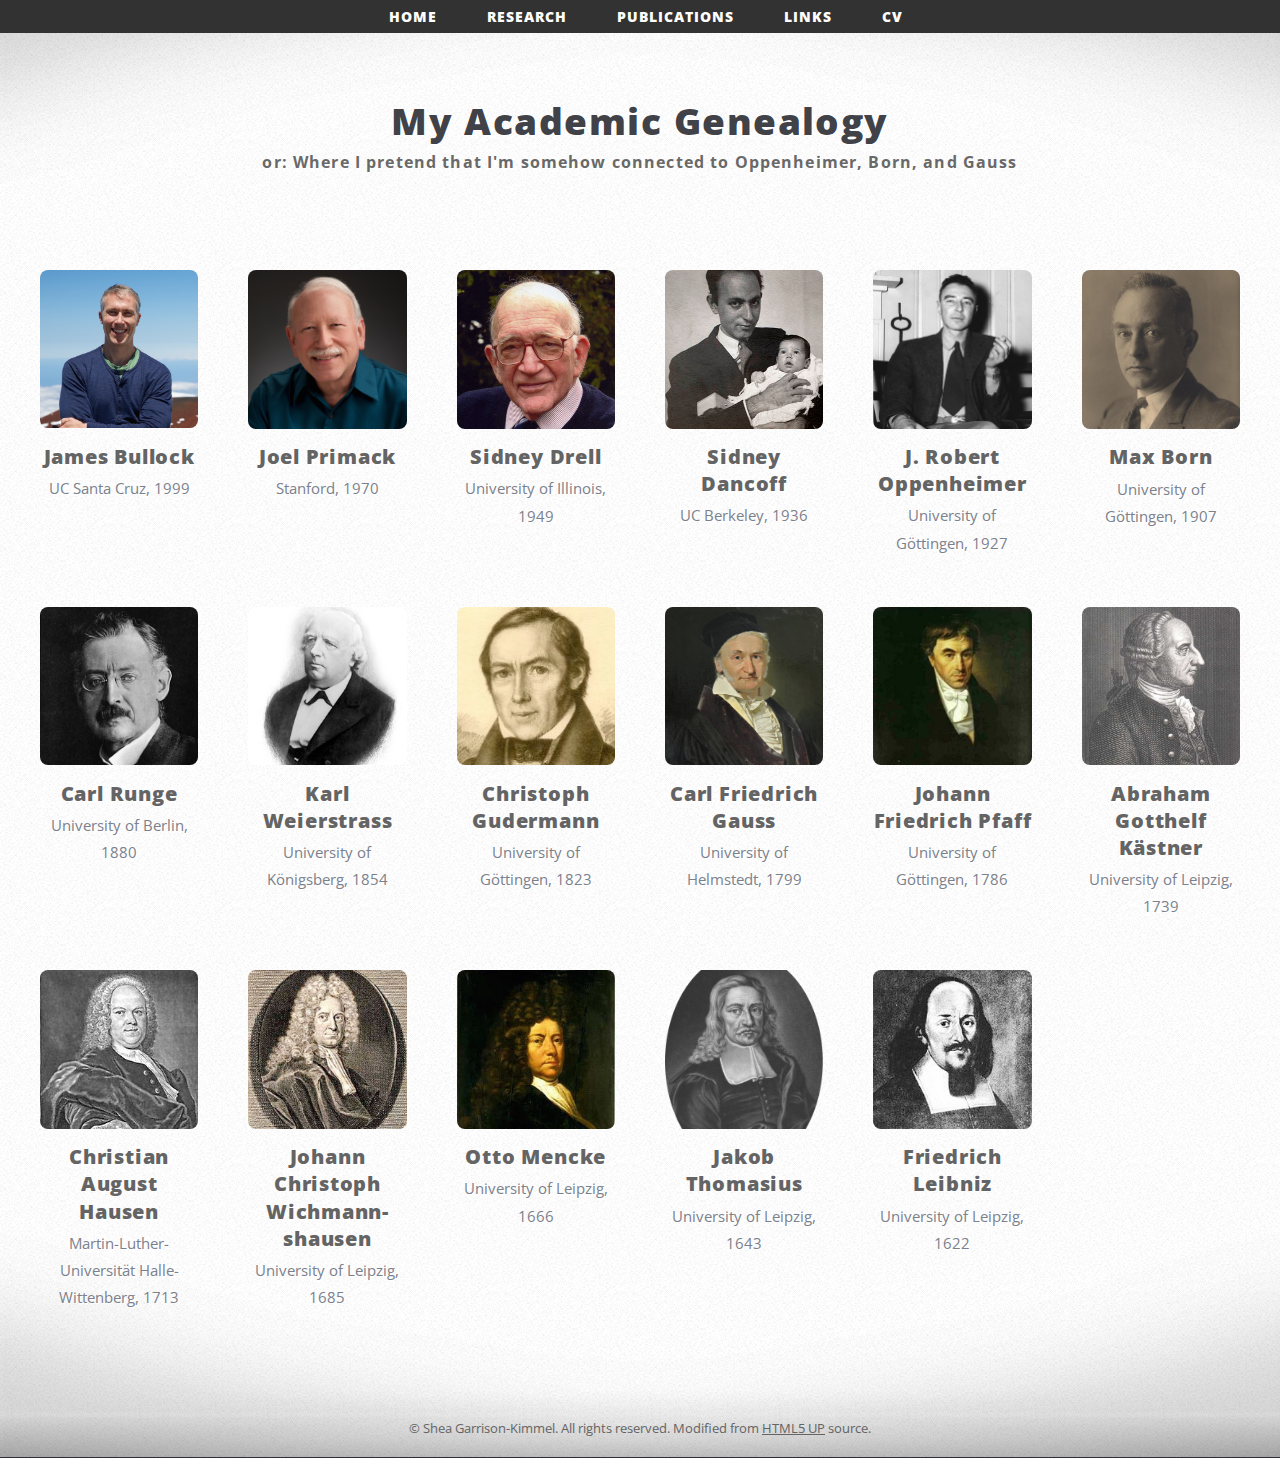
<file: genealogy.html>
<!DOCTYPE HTML>
<!--
	ZeroFour by HTML5 UP
	html5up.net | @n33co
	Free for personal and commercial use under the CCA 3.0 license (html5up.net/license)
-->
<html>
	<head>
		<title>Shea Garrison-Kimmel</title>
		<meta charset="utf-8" />
		<meta name="viewport" content="width=device-width, initial-scale=1" />
		<!--[if lte IE 8]><script src="assets/js/ie/html5shiv.js"></script><![endif]-->
		<link rel="stylesheet" href="assets/css/main.css" />
		<!--[if lte IE 8]><link rel="stylesheet" href="assets/css/ie8.css" /><![endif]-->
		<!--[if lte IE 9]><link rel="stylesheet" href="assets/css/ie9.css" /><![endif]-->

<script>
  (function(i,s,o,g,r,a,m){i['GoogleAnalyticsObject']=r;i[r]=i[r]||function(){
  (i[r].q=i[r].q||[]).push(arguments)},i[r].l=1*new Date();a=s.createElement(o),
  m=s.getElementsByTagName(o)[0];a.async=1;a.src=g;m.parentNode.insertBefore(a,m)
  })(window,document,'script','//www.google-analytics.com/analytics.js','ga');

  ga('create', 'UA-66405996-1', 'auto');
  ga('send', 'pageview');

</script>		
	</head>
	<body class="homepage">
		<div id="page-wrapper">

<!-- 				<div id="header-wrapper" style='background: -webkit-linear-gradient(black, gray); background: -o-linear-gradient(black, gray); background: -moz-linear-gradient(black, gray); background: linear-gradient(black, gray);'>
					<div class="container">

							<header id="header">
								<div class="inner">


								</div>
							</header> -->

									<!-- Nav -->
										<nav id="nav" style="background-color: rgba(50,50,50,1)">
											<ul>
												<li><a href="index.html#banner" class="">Home</a></li>
												<li><a href="index.html#research">Research</a></li>
												<li><a href="index.html#pubs">Publications</a></li>
												<li><a href="index.html#links">Links</a></li>
												<li><a href="index.html#cv">CV</a></li>

											</ul>
										</nav>


						<!-- Banner -->
<!-- 							<div id="banner">
								<h2><strong>shea garrison-kimmel</strong>
								<br />
								<div><span style="font-size:.75em; margin: auto auto auto auto"><a href="http://cxc.harvard.edu/fellows/">Einstein Fellow</a>, <a href="http://www.tapir.caltech.edu/">TAPIR</a> at <a href="http://www.astro.caltech.edu/">Caltech</a></span></div></h2>
								<br>
								<a href="http://adsabs.harvard.edu/cgi-bin/nph-abs_connect?db_key=AST&db_key=PRE&qform=AST&arxiv_sel=astro-ph&arxiv_sel=cond-mat&arxiv_sel=cs&arxiv_sel=gr-qc&arxiv_sel=hep-ex&arxiv_sel=hep-lat&arxiv_sel=hep-ph&arxiv_sel=hep-th&arxiv_sel=math&arxiv_sel=math-ph&arxiv_sel=nlin&arxiv_sel=nucl-ex&arxiv_sel=nucl-th&arxiv_sel=physics&arxiv_sel=quant-ph&arxiv_sel=q-bio&sim_query=YES&ned_query=YES&adsobj_query=YES&aut_logic=OR&obj_logic=OR&author=garrison-kimmel%2C+shea&object=&start_mon=&start_year=&end_mon=&end_year=&ttl_logic=OR&title=&txt_logic=OR&text=&nr_to_return=200&start_nr=1&jou_pick=ALL&ref_stems=&data_and=ALL&group_and=ALL&start_entry_day=&start_entry_mon=&start_entry_year=&end_entry_day=&end_entry_mon=&end_entry_year=&min_score=&sort=CITATIONS&data_type=SHORT&aut_syn=YES&ttl_syn=YES&txt_syn=YES&aut_wt=1.0&obj_wt=1.0&ttl_wt=0.3&txt_wt=3.0&aut_wgt=YES&obj_wgt=YES&ttl_wgt=YES&txt_wgt=YES&ttl_sco=YES&txt_sco=YES&version=1" class="button medium icon">Publications on ADS</a>

								<h3><span style="font-size: .85em"> 
									email: sheagk &lt; at &gt; caltech [dot] edu
								</span></h3>
							</div> -->

					</div>
				</div>

			<!-- genealogy -->
				<div id="main-wrapper">
					<div class="wrapper style1" id="genes">
						<div class="inner">
								<section class="container box feature1">

									<div class="row">
										<div class="12u"> 
											<header class="first major">
												<h2>My Academic Genealogy</h2>
												<p><p><span style="margin: auto auto auto auto; font-size: 0.9em; text-transform: none;">or:  Where I pretend that I'm somehow connected to Oppenheimer, Born, and Gauss</span></p></p>
											</header>
										</div>
									</div>


									<!-- row 1 -->
									<div class="row">

										<div class="2u 12u(mobile)">
											<section>
												<a href="http://www.physics.uci.edu/~bullock/" class="image featured"><img src="images/genealogy/james.jpg"/></a>
												<header class="second">
													<h3 style="text-align: center"><a href="http://www.physics.uci.edu/~bullock/">James Bullock</a></h3>
												</header>
												<p>
												UC Santa Cruz, 1999
												</p>
											</section>
										</div>

										<div class="2u 12u(mobile)">
											<section>
												<a href="http://scipp.ucsc.edu/personnel/profiles/primack.html" class="image featured"><img src="images/genealogy/primack.jpg"/></a>
												<header class="second">
													<h3 style="text-align: center"><a href="link">Joel Primack</a></h3>
												</header>
												<p>
												Stanford, 1970
												</p>
											</section>
										</div>

										<div class="2u 12u(mobile)">
											<section>
												<a href="http://www-group.slac.stanford.edu/do/people/drell.html" class="image featured"><img src="images/genealogy/drell.jpeg"/></a>
												<header class="second">
													<h3 style="text-align: center"><a href="http://www-group.slac.stanford.edu/do/people/drell.html">Sidney Drell</a></h3>
												</header>
												<p>
												University of Illinois, 1949
												</p>
											</section>
										</div>

										<div class="2u 12u(mobile)">
											<section>
												<a href="http://en.wikipedia.org/wiki/Sidney_Dancoff" class="image featured"><img src="images/genealogy/dancoff.jpg"/></a>
												<header class="second">
													<h3 style="text-align: center"><a href="http://en.wikipedia.org/wiki/Sidney_Dancoff">Sidney Dancoff</a></h3>
												</header>
												<p>
												UC Berkeley, 1936
												</p>
											</section>
										</div>
									
									<div class="2u 12u(mobile)">
											<section>
												<a href="https://en.wikipedia.org/wiki/J._Robert_Oppenheimer" class="image featured"><img src="images/genealogy/oppenheimer.jpg"/></a>
												<header class="second">
											<h3 style="text-align: center; word-wrap:break-word; white-space:normal"><a href="https://en.wikipedia.org/wiki/J._Robert_Oppenheimer">J. Robert Oppenheimer</a></h3>
												</header>
												<p>
												University of Göttingen, 1927
												</p>
											</section>
										</div>

									<div class="2u 12u(mobile)">
											<section>
												<a href="https://en.wikipedia.org/wiki/Max_Born" class="image featured"><img src="images/genealogy/born.jpg"/></a>
												<header class="second">
													<h3 style="text-align: center"><a href="https://en.wikipedia.org/wiki/Max_Born">Max Born</a></h3>
												</header>
												<p>
												University of Göttingen, 1907
												</p>
											</section>
										</div>

									</div>
									<!-- end of row 1 -->

									<!-- row 2 -->
									<div class="row">

										<div class="2u 12u(mobile)">
											<section>
												<a href="https://en.wikipedia.org/wiki/Carl_David_Tolm%C3%A9_Runge" class="image featured"><img src="images/genealogy/runge.jpg"/></a>
												<header class="second">
													<h3 style="text-align: center"><a href="https://en.wikipedia.org/wiki/Carl_David_Tolm%C3%A9_Runge">Carl Runge</a></h3>
												</header>
												<p>
												University of Berlin, 1880
												</p>
											</section>
										</div>


										<div class="2u 12u(mobile)">
											<section>
												<a href="link" class="image featured"><img src="images/genealogy/weierstrass.jpg"/></a>
												<header class="second">
													<h3 style="text-align: center"><a href="link">Karl Weierstrass</a></h3>
												</header>
												<p>
												University of Königsberg, 1854
												</p>
											</section>
										</div>

										<div class="2u 12u(mobile)">
											<section>
												<a href="https://en.wikipedia.org/wiki/Christoph_Gudermann" class="image featured"><img src="images/genealogy/guderman.png"/></a>
												<header class="second">
													<h3 style="text-align: center"><a href="https://en.wikipedia.org/wiki/Christoph_Gudermann">Christoph Gudermann</a></h3>
												</header>
												<p>
												University of Göttingen, 1823
												</p>
											</section>
										</div>

										<div class="2u 12u(mobile)">
											<section>
												<a href="https://en.wikipedia.org/wiki/Carl_Friedrich_Gauss" class="image featured"><img src="images/genealogy/gauss.jpg"/></a>
												<header class="second">
													<h3 style="text-align: center"><a href="https://en.wikipedia.org/wiki/Carl_Friedrich_Gauss">Carl Friedrich Gauss</a></h3>
												</header>
												<p>
												University of Helmstedt, 1799
												</p>
											</section>
										</div>
									
									<div class="2u 12u(mobile)">
											<section>
												<a href="https://en.wikipedia.org/wiki/Johann_Friedrich_Pfaff" class="image featured"><img src="images/genealogy/pfaff.jpg"/></a>
												<header class="second">
													<h3 style="text-align: center"><a href="https://en.wikipedia.org/wiki/Johann_Friedrich_Pfaff">Johann Friedrich Pfaff</a></h3>
												</header>
												<p>
												University of Göttingen, 1786
												</p>
											</section>
										</div>

									<div class="2u 12u(mobile)">
											<section>
												<a href="https://en.wikipedia.org/wiki/Abraham_Gotthelf_K%C3%A4stner" class="image featured"><img src="images/genealogy/kastner.jpg"/></a>
												<header class="second">
													<h3 style="text-align: center"><a href="https://en.wikipedia.org/wiki/Abraham_Gotthelf_K%C3%A4stner">Abraham Gotthelf Kästner</a></h3>
												</header>
												<p>
												 University of Leipzig, 1739
												</p>
											</section>
										</div>

									</div>
									<!-- end of row 2 -->

									<!-- row 3 -->
									<div class="row">

										<div class="2u 12u(mobile)">
											<section>
												<a href="https://en.wikipedia.org/wiki/Christian_August_Hausen" class="image featured"><img src="images/genealogy/hausen.jpg"/></a>
												<header class="second">
													<h3 style="text-align: center"><a href="https://en.wikipedia.org/wiki/Christian_August_Hausen">Christian August Hausen</a></h3>
												</header>
												<p>
												Martin-Luther-Universität Halle-Wittenberg, 1713
												</p>
											</section>
										</div>


										<div class="2u 12u(mobile)">
											<section>
												<a href="https://en.wikipedia.org/wiki/Johann_Christoph_Wichmannshausen" class="image featured"><img src="images/genealogy/wichmannshausen.jpg"/></a>
												<header class="second">
													<h3 style="text-align: center"><a href="https://en.wikipedia.org/wiki/Johann_Christoph_Wichmannshausen">Johann Christoph Wichmann-shausen</a></h3>
												</header>
												<p>
												University of Leipzig, 1685
												</p>
											</section>
										</div>

										<div class="2u 12u(mobile)">
											<section>
												<a href="https://en.wikipedia.org/wiki/Otto_Mencke" class="image featured"><img src="images/genealogy/mencke.jpg"/></a>
												<header class="second">
													<h3 style="text-align: center"><a href="https://en.wikipedia.org/wiki/Otto_Mencke">Otto Mencke</a></h3>
												</header>
												<p>
												University of Leipzig, 1666
												</p>
											</section>
										</div>

										<div class="2u 12u(mobile)">
											<section>
												<a href="https://en.wikipedia.org/wiki/Jakob_Thomasius" class="image featured"><img src="images/genealogy/thomasius.png"/></a>
												<header class="second">
													<h3 style="text-align: center"><a href="https://en.wikipedia.org/wiki/Jakob_Thomasius">Jakob Thomasius</a></h3>
												</header>
												<p>
												University of Leipzig, 1643
												</p>
											</section>
										</div>
									
									<div class="2u 12u(mobile)">
											<section>
												<a href="https://en.wikipedia.org/wiki/Friedrich_Leibniz" class="image featured"><img src="images/genealogy/leibniz.jpg"/></a>
												<header class="second">
													<h3 style="text-align: center"><a href="https://en.wikipedia.org/wiki/Friedrich_Leibniz">Friedrich Leibniz</a></h3>
												</header>
												<p>
												University of Leipzig, 1622
												</p>
											</section>
										</div>

<!-- 									<div class="2u 12u(mobile)">
											<section>
												<a href="link" class="image featured"><img src="images/genealogy/someone"/></a>
												<header class="second">
													<h3 style="text-align: center"><a href="link">someone</a></h3>
												</header>
												<p>
												location, date
												</p>
											</section>
									</div> -->

									</div>
									<!-- end of row 3 -->


								</section>

						</div>
					</div>








			<!-- Footer Wrapper -->
				<div id="footer-wrapper">
					<footer id="footer" class="container">

						<div class="row">
							<div class="12u">
								<div id="copyright">
									<ul class="menu">
										<li>&copy; Shea Garrison-Kimmel. All rights reserved.  Modified from <a href="http://html5up.net">HTML5 UP</a> source.</li>
									</ul>
								</div>
							</div>
						</div>

					</footer>
				</div>

		</div>

		<!-- Scripts -->

			<script src="assets/js/jquery.min.js"></script>
			<script src="assets/js/jquery.dropotron.min.js"></script>
			<script src="assets/js/skel.min.js"></script>
			<script src="assets/js/skel-viewport.min.js"></script>
			<script src="assets/js/util.js"></script>
			<!--[if lte IE 8]><script src="assets/js/ie/respond.min.js"></script><![endif]-->
			<script src="assets/js/main.js"></script>

	</body>
</html>
</file>
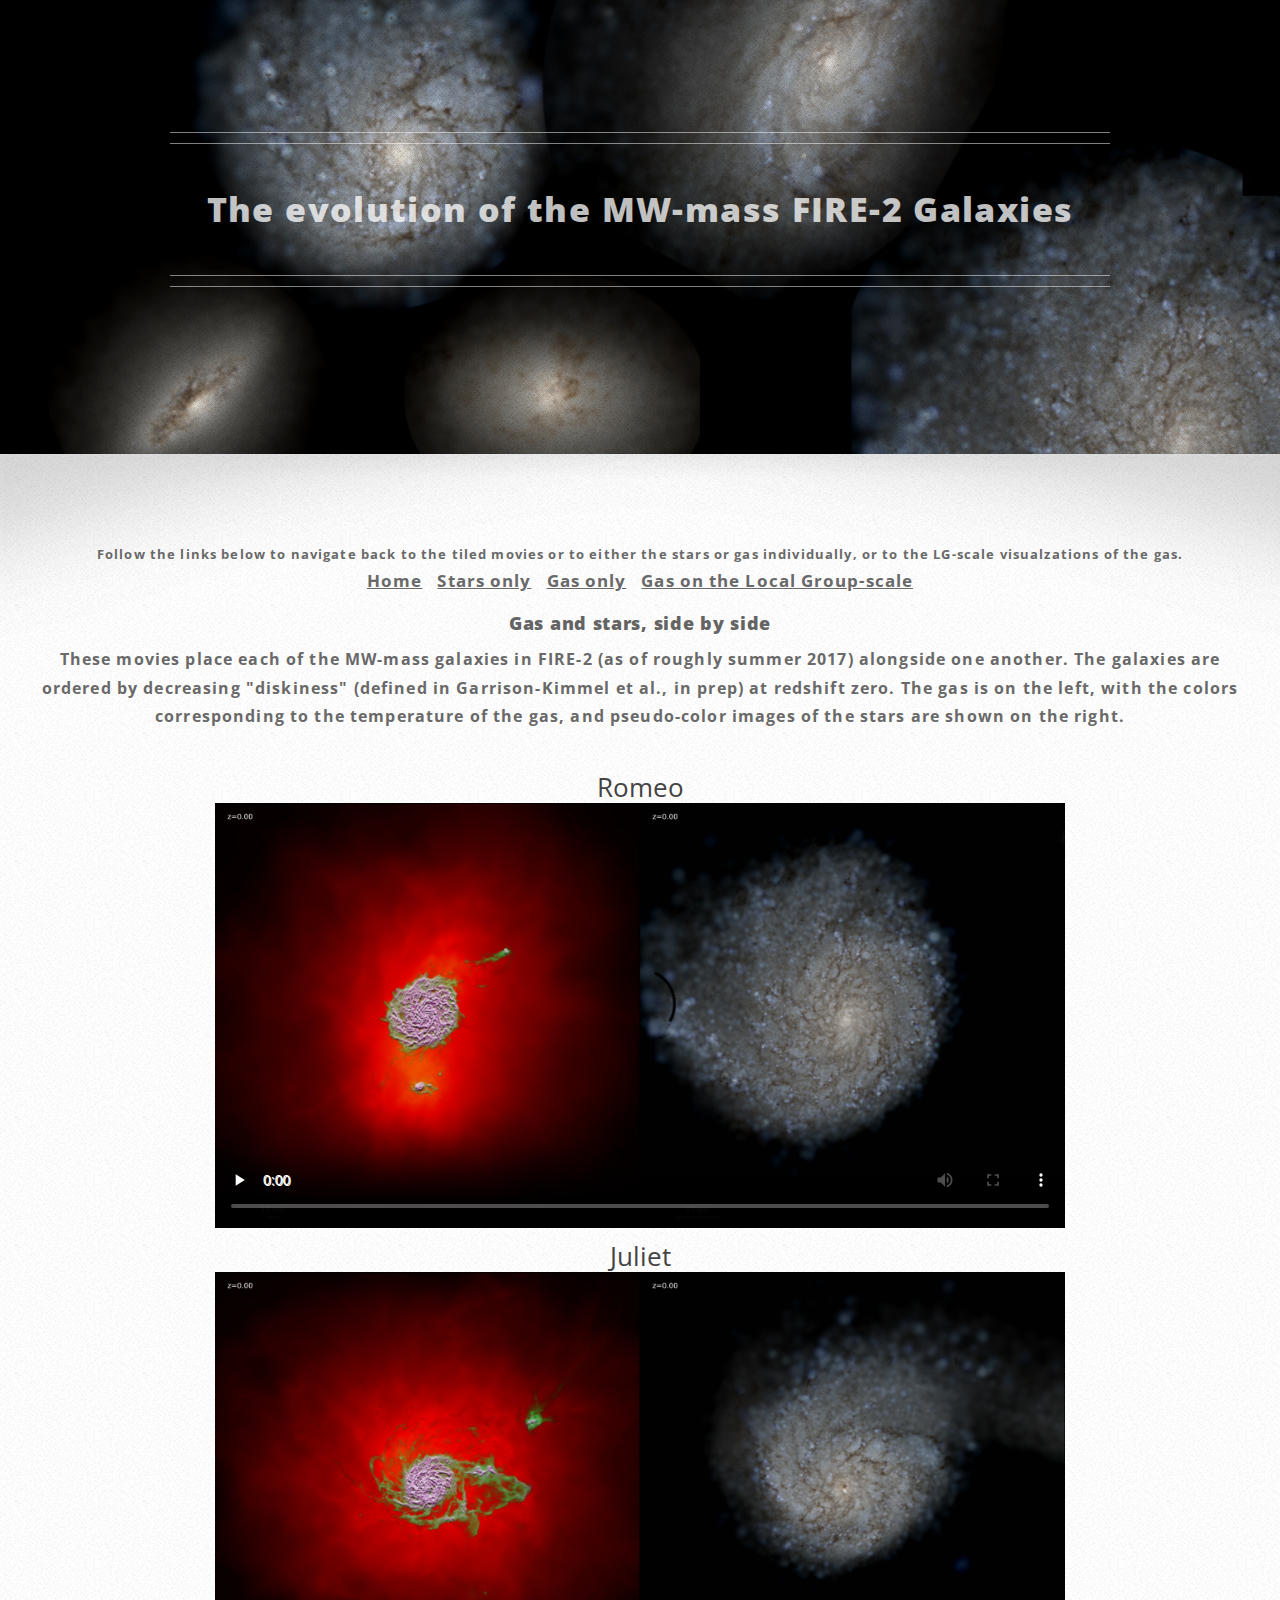
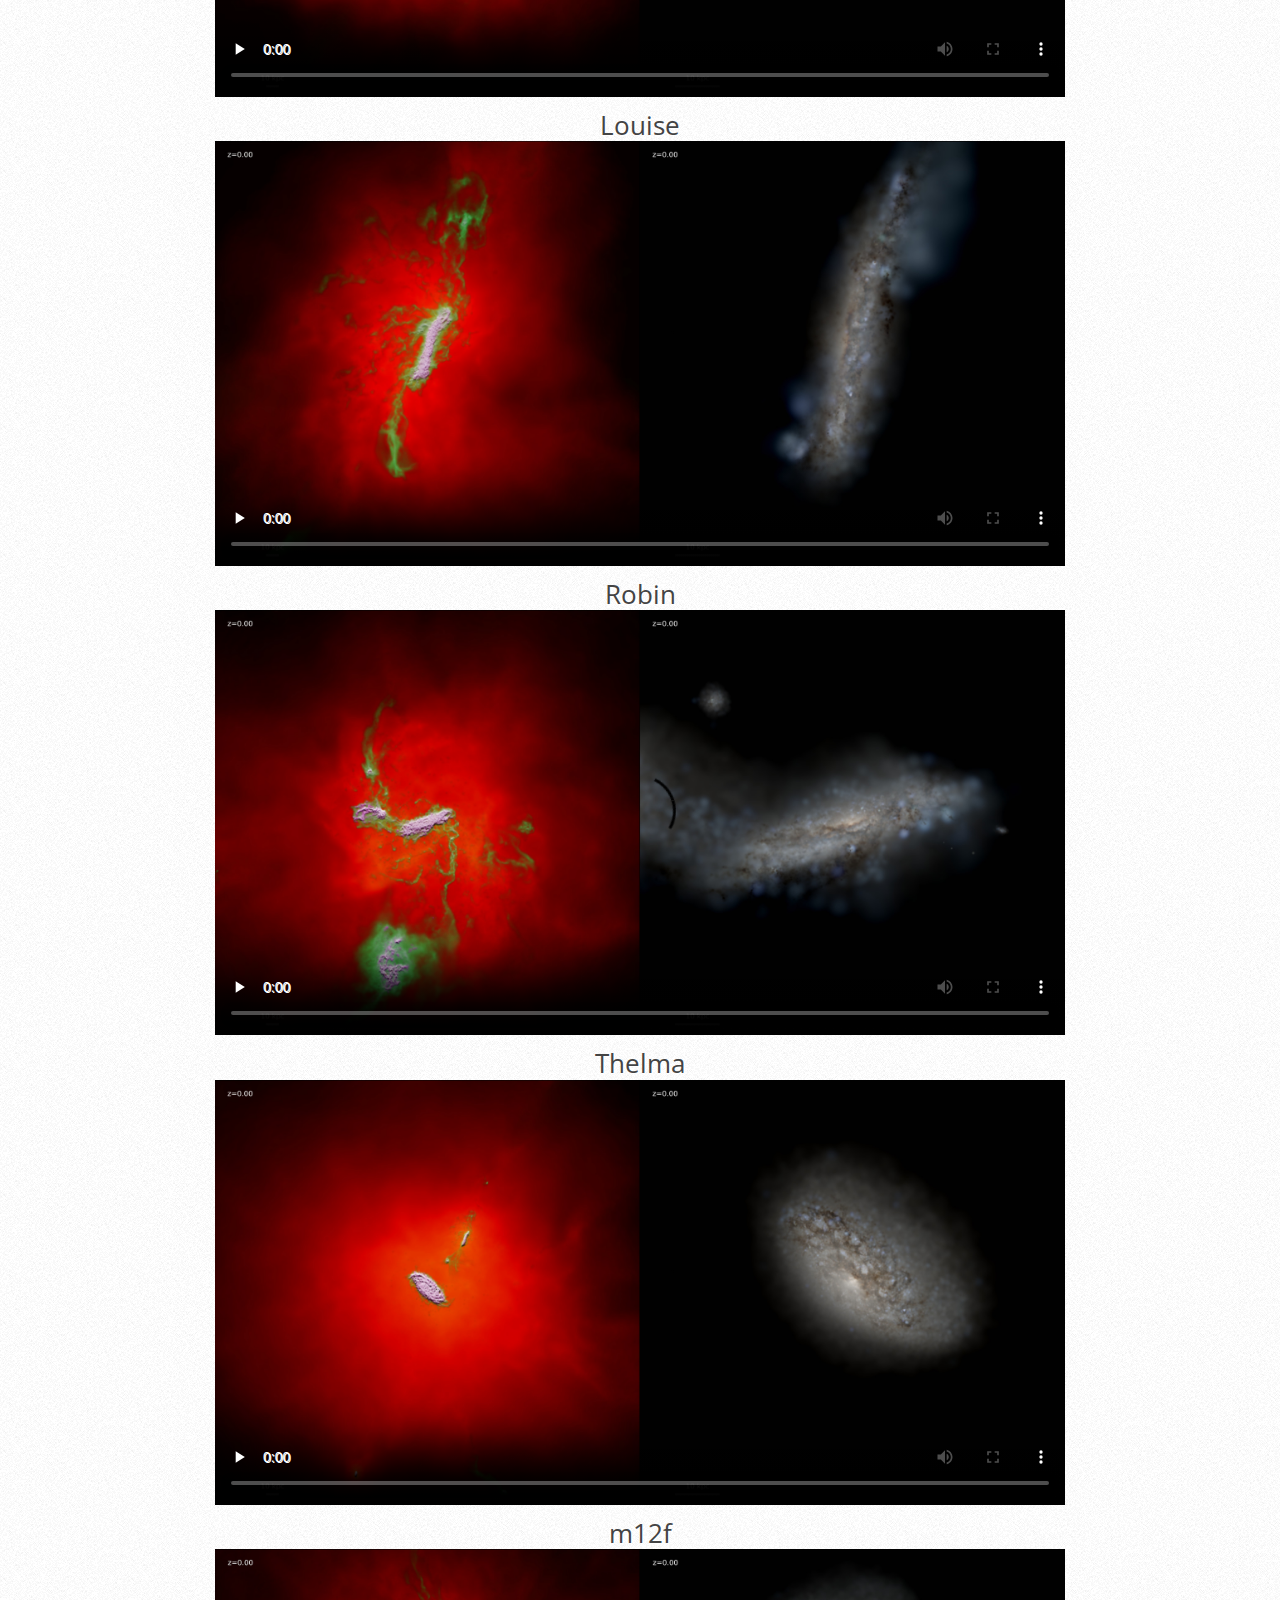
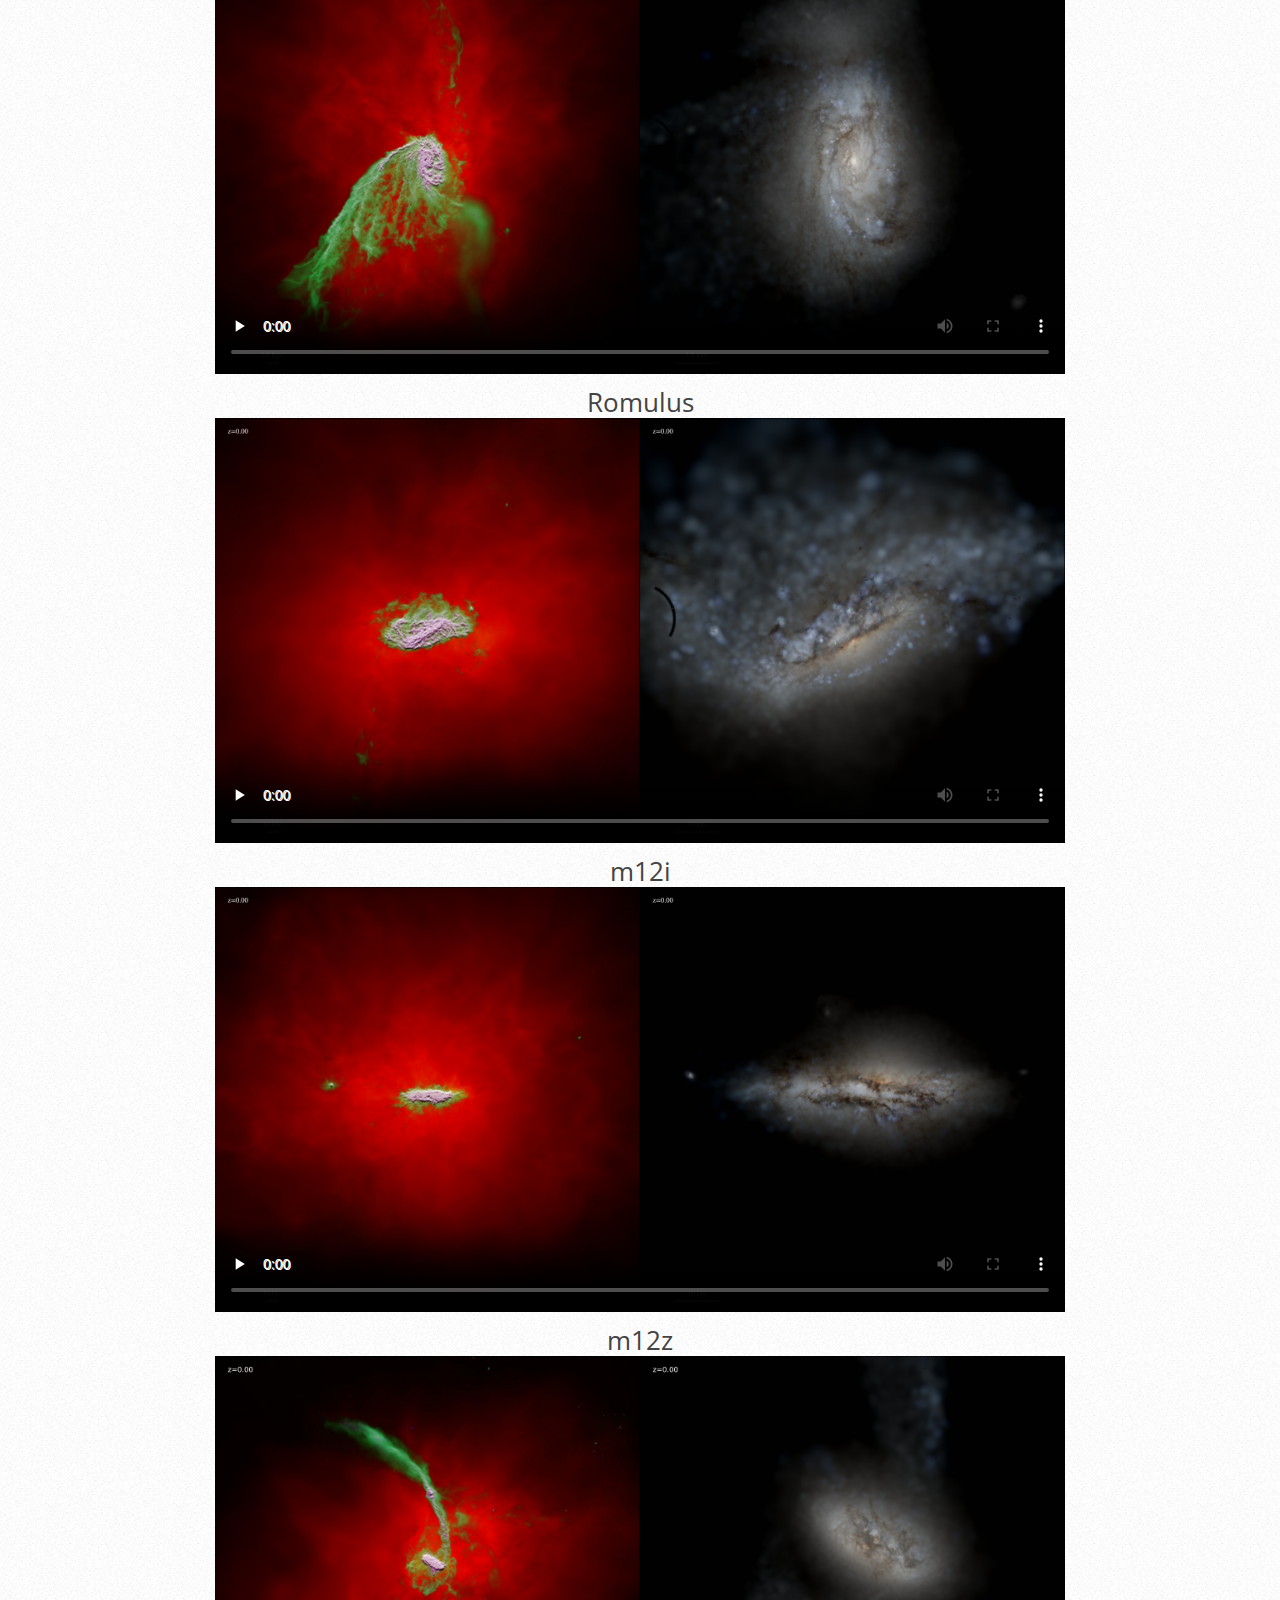
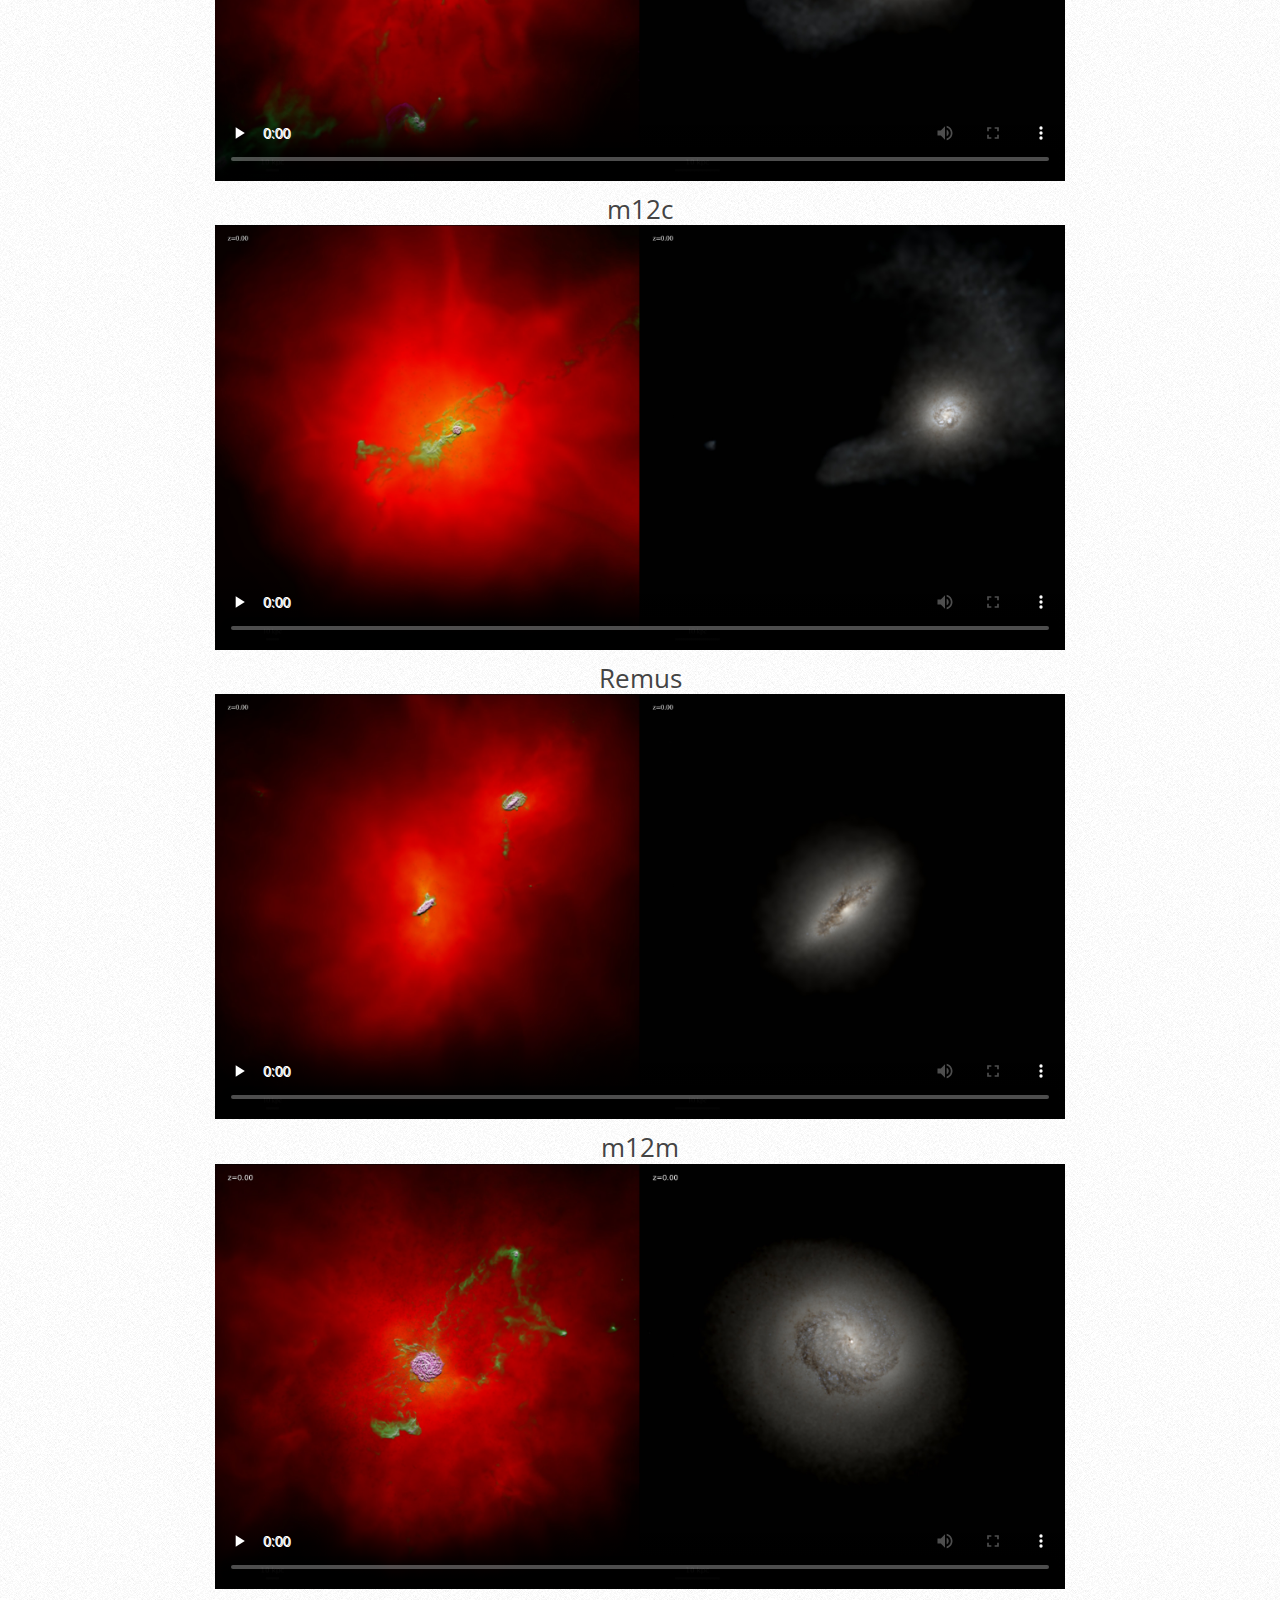
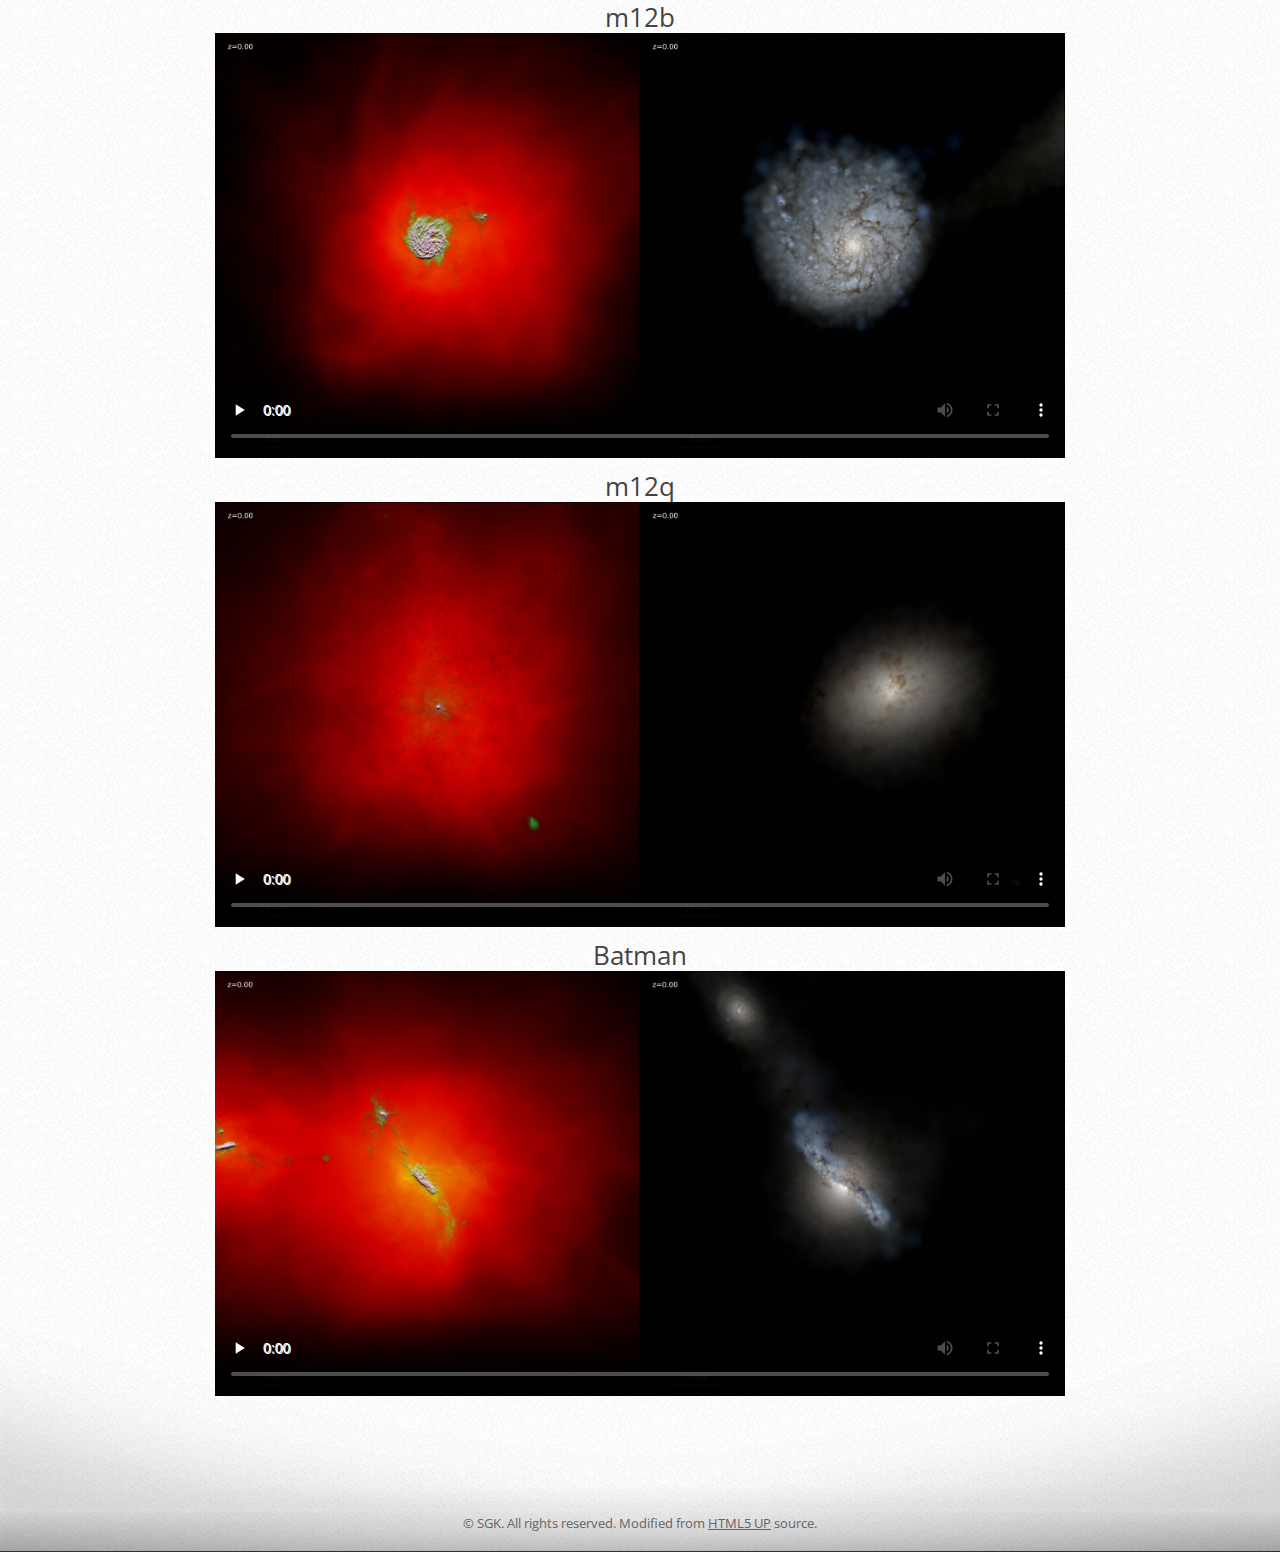
<file: individualvids.html>
<!DOCTYPE HTML>
<!--
	ZeroFour by HTML5 UP
	html5up.net | @n33co
	Free for personal and commercial use under the CCA 3.0 license (html5up.net/license)
-->
<html>
	<head>
		<title>FIRE-2 visualizations</title>
		<meta charset="utf-8" />
		<meta name="viewport" content="width=device-width, initial-scale=1" />
		<!--[if lte IE 8]><script src="assets/js/ie/html5shiv.js"></script><![endif]-->
		<link rel="stylesheet" href="assets/css/main.css" />
		<!--[if lte IE 8]><link rel="stylesheet" href="assets/css/ie8.css" /><![endif]-->
		<!--[if lte IE 9]><link rel="stylesheet" href="assets/css/ie9.css" /><![endif]-->

<script>
  (function(i,s,o,g,r,a,m){i["GoogleAnalyticsObject"]=r;i[r]=i[r]||function(){
  (i[r].q=i[r].q||[]).push(arguments)},i[r].l=1*new Date();a=s.createElement(o),
  m=s.getElementsByTagName(o)[0];a.async=1;a.src=g;m.parentNode.insertBefore(a,m)
  })(window,document,"script","//www.google-analytics.com/analytics.js","ga");

  ga("create", "UA-66405996-1", "auto");
  ga("send", "pageview");


  var $vid = $("video","#container");
  var $msg = $("#custom-message"); 
  $msg.css({
      top:$vid.offset().top + (($vid.height()/2) - ($msg.height()/2)),
      left:$vid.offset().left + (($vid.width()/2) - ($msg.width()/2))
  });​

</script>
	</head>
	<body class="homepage">
		<div id="page-wrapper">

			<!-- Header -->
				<div id="vizheader-wrapper">
					<div class="container">

						<!-- Banner -->
							<div id="banner">
								<h2><strong>The evolution of the MW-mass FIRE-2 Galaxies</strong></h2>
								<br>
							</div>

					</div>
				</div>

			<!-- sidebyside -->
				<div id="main-wrapper">
					<div class="wrapper style1" id="comb">
						<div class="inner">
								<section class="container box feature1">

									<div class="row">
										<div class="12u">


											<header class="first major">
												<p><span style="margin: 0 auto -30px auto; font-size: 0.75em; text-transform: none;">
													Follow the links below to navigate back to the tiled movies or to either the stars or gas individually, or to the LG-scale visualzations of the gas.
												</span></p>
												<h3>
													<p style="font-size: 0.85em; margin: -30px auto -30px auto; text-transform: none">
														<span style="display: inline-block; margin: 2px 5px 2px 5px; text-decoration: underline;"><a href="firemovies.html">Home</a></span>
														<span style="display: inline-block; margin: 2px 5px 2px 5px; text-decoration: underline;"><a href="starvids.html">Stars only</a></span>
														<span style="display: inline-block; margin: 2px 5px 2px 5px; text-decoration: underline;"><a href="gasvids.html">Gas only</a></span>
														<span style="display: inline-block; margin: 2px 5px 2px 5px; text-decoration: underline;"><a href="lgvids.html">Gas on the Local Group-scale</a></span>
													</p>
												</h3>
											</header>


											<header class="first major"> 
												<p><h3 style="font-size: 1.2em">Gas and stars, side by side</h3></p>
												<p> <span style="margin: auto auto auto auto; font-size: 0.9em; text-transform: none;">
													These movies place each of the MW-mass galaxies in FIRE-2 (as of roughly summer 2017) alongside
													one another.  The galaxies are ordered by decreasing "diskiness" (defined in Garrison-Kimmel et al., 
													in prep) at redshift zero.  The gas is on the left, with the colors corresponding to the temperature
													of the gas, and pseudo-color images of the stars are shown on the right.
												</p></span>


<div style="margin-top: 10px; margin-bottom: 10px">
<div class="movhead" id="custom-message">Romeo</div>
<video style="display:block; margin: 0 auto;" width="850" height="425" poster="posterimages/sidebyside/Romeo.jpg" preload="none" controls>
<source src="https://www.dropbox.com/s/x8j4djlvrernzxl/Romeo-comb.mp4?raw=1" type="video/mp4">
Your browser does not support the video tag.
</video>
</div>


<div style="margin-top: 10px; margin-bottom: 10px">
<div class="movhead" id="custom-message">Juliet</div>
<video style="display:block; margin: 0 auto;" width="850" height="425" poster="posterimages/sidebyside/Juliet.jpg" preload="none" controls>
<source src="https://www.dropbox.com/s/834saw3tvpvhro9/Juliet-comb.mp4?raw=1" type="video/mp4">
Your browser does not support the video tag.
</video>
</div>


<div style="margin-top: 10px; margin-bottom: 10px">
<div class="movhead" id="custom-message">Louise</div>
<video style="display:block; margin: 0 auto;" width="850" height="425" poster="posterimages/sidebyside/Louise.jpg" preload="none" controls>
<source src="https://www.dropbox.com/s/jck3150yxgyxac3/Louise-comb.mp4?raw=1" type="video/mp4">
Your browser does not support the video tag.
</video>
</div>


<div style="margin-top: 10px; margin-bottom: 10px">
<div class="movhead" id="custom-message">Robin</div>
<video style="display:block; margin: 0 auto;" width="850" height="425" poster="posterimages/sidebyside/Robin.jpg" preload="none" controls>
<source src="https://www.dropbox.com/s/ajv2zthkqgnt5j3/Robin-comb.mp4?raw=1" type="video/mp4">
Your browser does not support the video tag.
</video>
</div>


<div style="margin-top: 10px; margin-bottom: 10px">
<div class="movhead" id="custom-message">Thelma</div>
<video style="display:block; margin: 0 auto;" width="850" height="425" poster="posterimages/sidebyside/Thelma.jpg" preload="none" controls>
<source src="https://www.dropbox.com/s/5328m605uwyoqva/Thelma-comb.mp4?raw=1" type="video/mp4">
Your browser does not support the video tag.
</video>
</div>


<div style="margin-top: 10px; margin-bottom: 10px">
<div class="movhead" id="custom-message">m12f</div>
<video style="display:block; margin: 0 auto;" width="850" height="425" poster="posterimages/sidebyside/m12f_ref13.jpg" preload="none" controls>
<source src="https://www.dropbox.com/s/unqmom031q4fqpk/m12f_ref13_combined.mp4?raw=1" type="video/mp4">
Your browser does not support the video tag.
</video>
</div>


<div style="margin-top: 10px; margin-bottom: 10px">
<div class="movhead" id="custom-message">Romulus</div>
<video style="display:block; margin: 0 auto;" width="850" height="425" poster="posterimages/sidebyside/Romulus.jpg" preload="none" controls>
<source src="https://www.dropbox.com/s/5mr1x2jo3x4la07/Romulus_Combined.mp4?raw=1" type="video/mp4">
Your browser does not support the video tag.
</video>
</div>


<div style="margin-top: 10px; margin-bottom: 10px">
<div class="movhead" id="custom-message">m12i</div>
<video style="display:block; margin: 0 auto;" width="850" height="425" poster="posterimages/sidebyside/m12i_ref13.jpg" preload="none" controls>
<source src="https://www.dropbox.com/s/7frax5gaeujc4vs/m12i_ref13_combined.mp4?raw=1" type="video/mp4">
Your browser does not support the video tag.
</video>
</div>


<div style="margin-top: 10px; margin-bottom: 10px">
<div class="movhead" id="custom-message">m12z</div>
<video style="display:block; margin: 0 auto;" width="850" height="425" poster="posterimages/sidebyside/m12z_ref13.jpg" preload="none" controls>
<source src="https://www.dropbox.com/s/su1h0pyy11f6sc6/m12z_ref13_combined.mp4?raw=1" type="video/mp4">
Your browser does not support the video tag.
</video>
</div>


<div style="margin-top: 10px; margin-bottom: 10px">
<div class="movhead" id="custom-message">m12c</div>
<video style="display:block; margin: 0 auto;" width="850" height="425" poster="posterimages/sidebyside/m12c_ref12.jpg" preload="none" controls>
<source src="https://www.dropbox.com/s/igoo2ysqyxql6w1/m12c_ref12_combined.mp4?raw=1" type="video/mp4">
Your browser does not support the video tag.
</video>
</div>


<div style="margin-top: 10px; margin-bottom: 10px">
<div class="movhead" id="custom-message">Remus</div>
<video style="display:block; margin: 0 auto;" width="850" height="425" poster="posterimages/sidebyside/Remus.jpg" preload="none" controls>
<source src="https://www.dropbox.com/s/uuc0eobrqc5mrkr/Remus_Combined.mp4?raw=1" type="video/mp4">
Your browser does not support the video tag.
</video>
</div>


<div style="margin-top: 10px; margin-bottom: 10px">
<div class="movhead" id="custom-message">m12m</div>
<video style="display:block; margin: 0 auto;" width="850" height="425" poster="posterimages/sidebyside/m12m_ref13.jpg" preload="none" controls>
<source src="https://www.dropbox.com/s/3vw7f5hz69nakzc/m12m_ref13_combined.mp4?raw=1" type="video/mp4">
Your browser does not support the video tag.
</video>
</div>


<div style="margin-top: 10px; margin-bottom: 10px">
<div class="movhead" id="custom-message">m12b</div>
<video style="display:block; margin: 0 auto;" width="850" height="425" poster="posterimages/sidebyside/m12b_ref12.jpg" preload="none" controls>
<source src="https://www.dropbox.com/s/m1i6oc3im0q5f4r/m12b_ref12_combined.mp4?raw=1" type="video/mp4">
Your browser does not support the video tag.
</video>
</div>


<div style="margin-top: 10px; margin-bottom: 10px">
<div class="movhead" id="custom-message">m12q</div>
<video style="display:block; margin: 0 auto;" width="850" height="425" poster="posterimages/sidebyside/m12q_ref12.jpg" preload="none" controls>
<source src="https://www.dropbox.com/s/jpvmr11s1mb5vk4/m12q_ref12_combined.mp4?raw=1" type="video/mp4">
Your browser does not support the video tag.
</video>
</div>


<div style="margin-top: 10px; margin-bottom: 10px">
<div class="movhead" id="custom-message">Batman</div>
<video style="display:block; margin: 0 auto;" width="850" height="425" poster="posterimages/sidebyside/Batman.jpg" preload="none" controls>
<source src="https://www.dropbox.com/s/5qc3bfrsjdj7teg/Batman-comb.mp4?raw=1" type="video/mp4">
Your browser does not support the video tag.
</video>
</div>


											</header>
								</section>
						</div>
					</div>




			<!-- Footer Wrapper -->
				<div id="footer-wrapper">
					<footer id="footer" class="container">

						<div class="row">
							<div class="12u">
								<div id="copyright">
									<ul class="menu">
										<li>&copy; SGK. All rights reserved.  Modified from <a href="http://html5up.net">HTML5 UP</a> source.</li>
									</ul>
								</div>
							</div>
						</div>

					</footer>
				</div>

		</div>

		<!-- Scripts -->

			<script src="assets/js/jquery.min.js"></script>
			<script src="assets/js/jquery.dropotron.min.js"></script>
			<script src="assets/js/skel.min.js"></script>
			<script src="assets/js/skel-viewport.min.js"></script>
			<script src="assets/js/util.js"></script>
			<!--[if lte IE 8]><script src="assets/js/ie/respond.min.js"></script><![endif]-->
			<script src="assets/js/main.js"></script>

	</body>
</html>
</file>
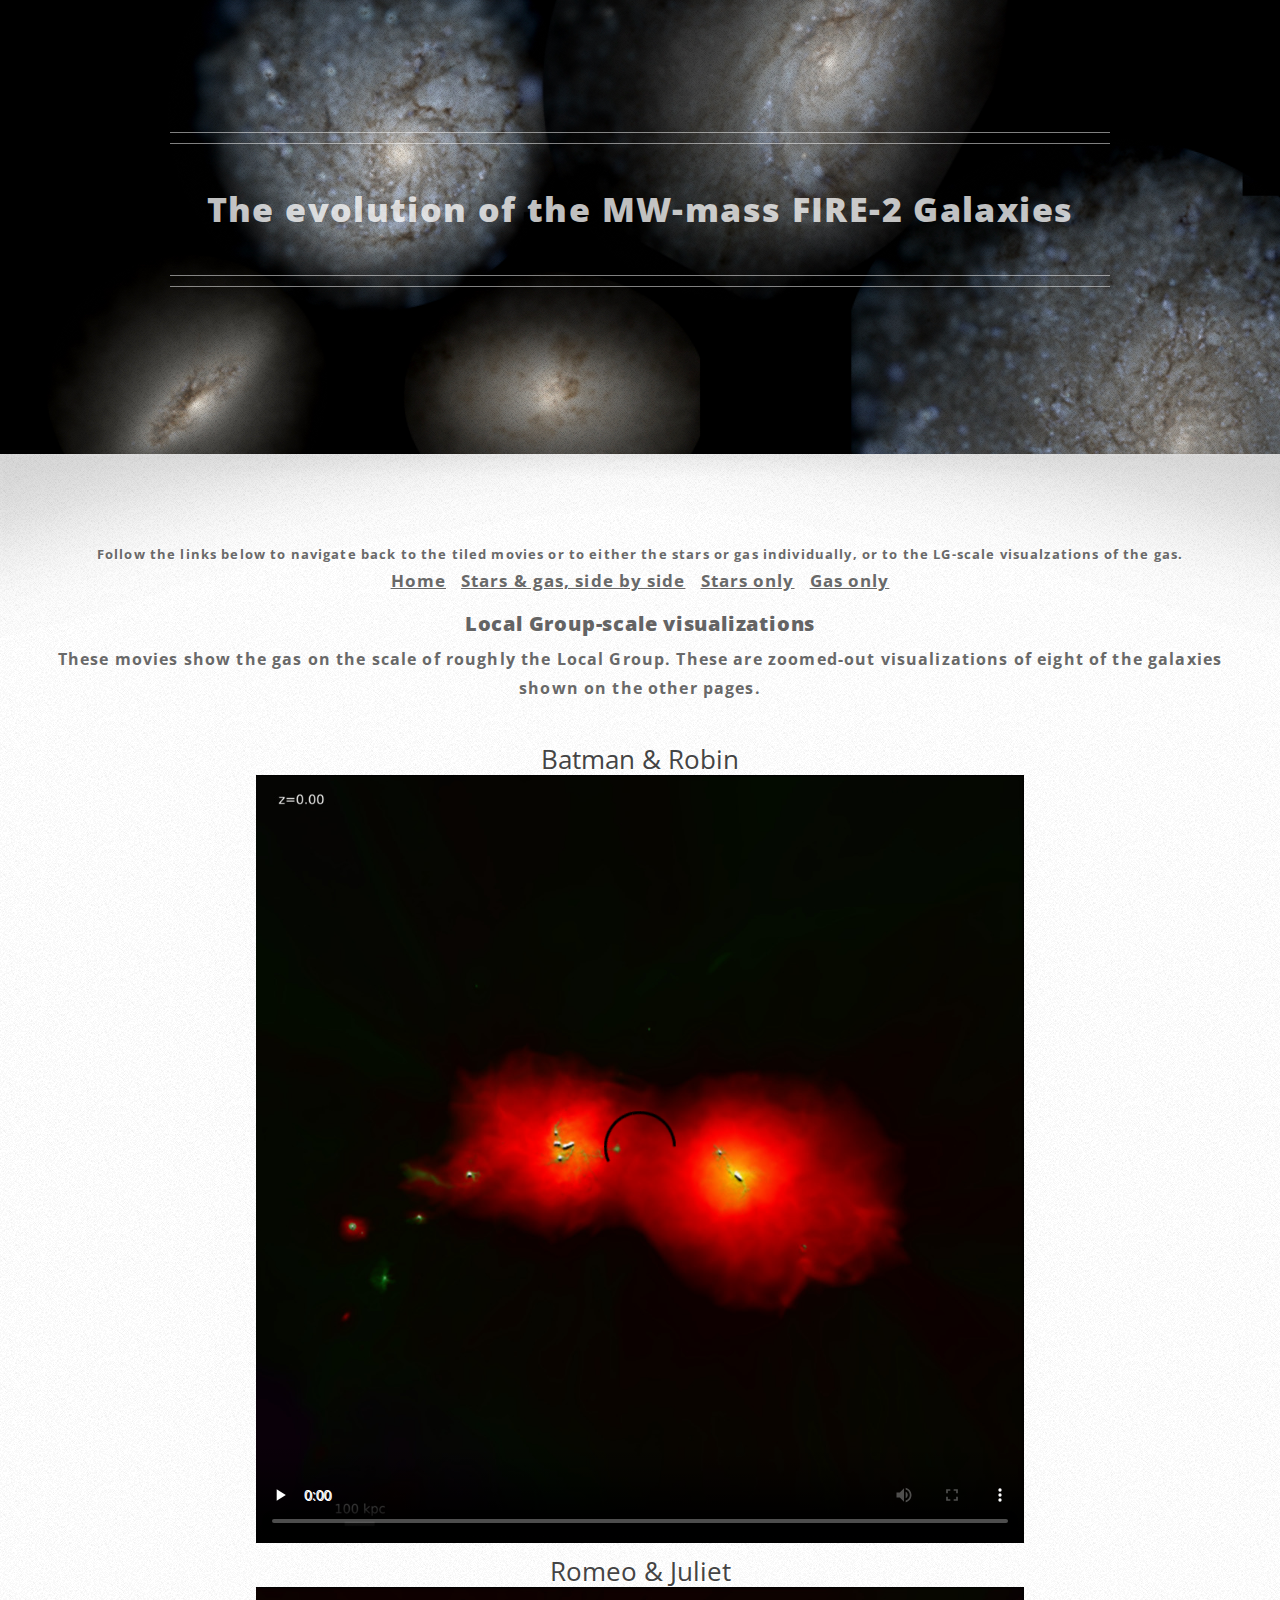
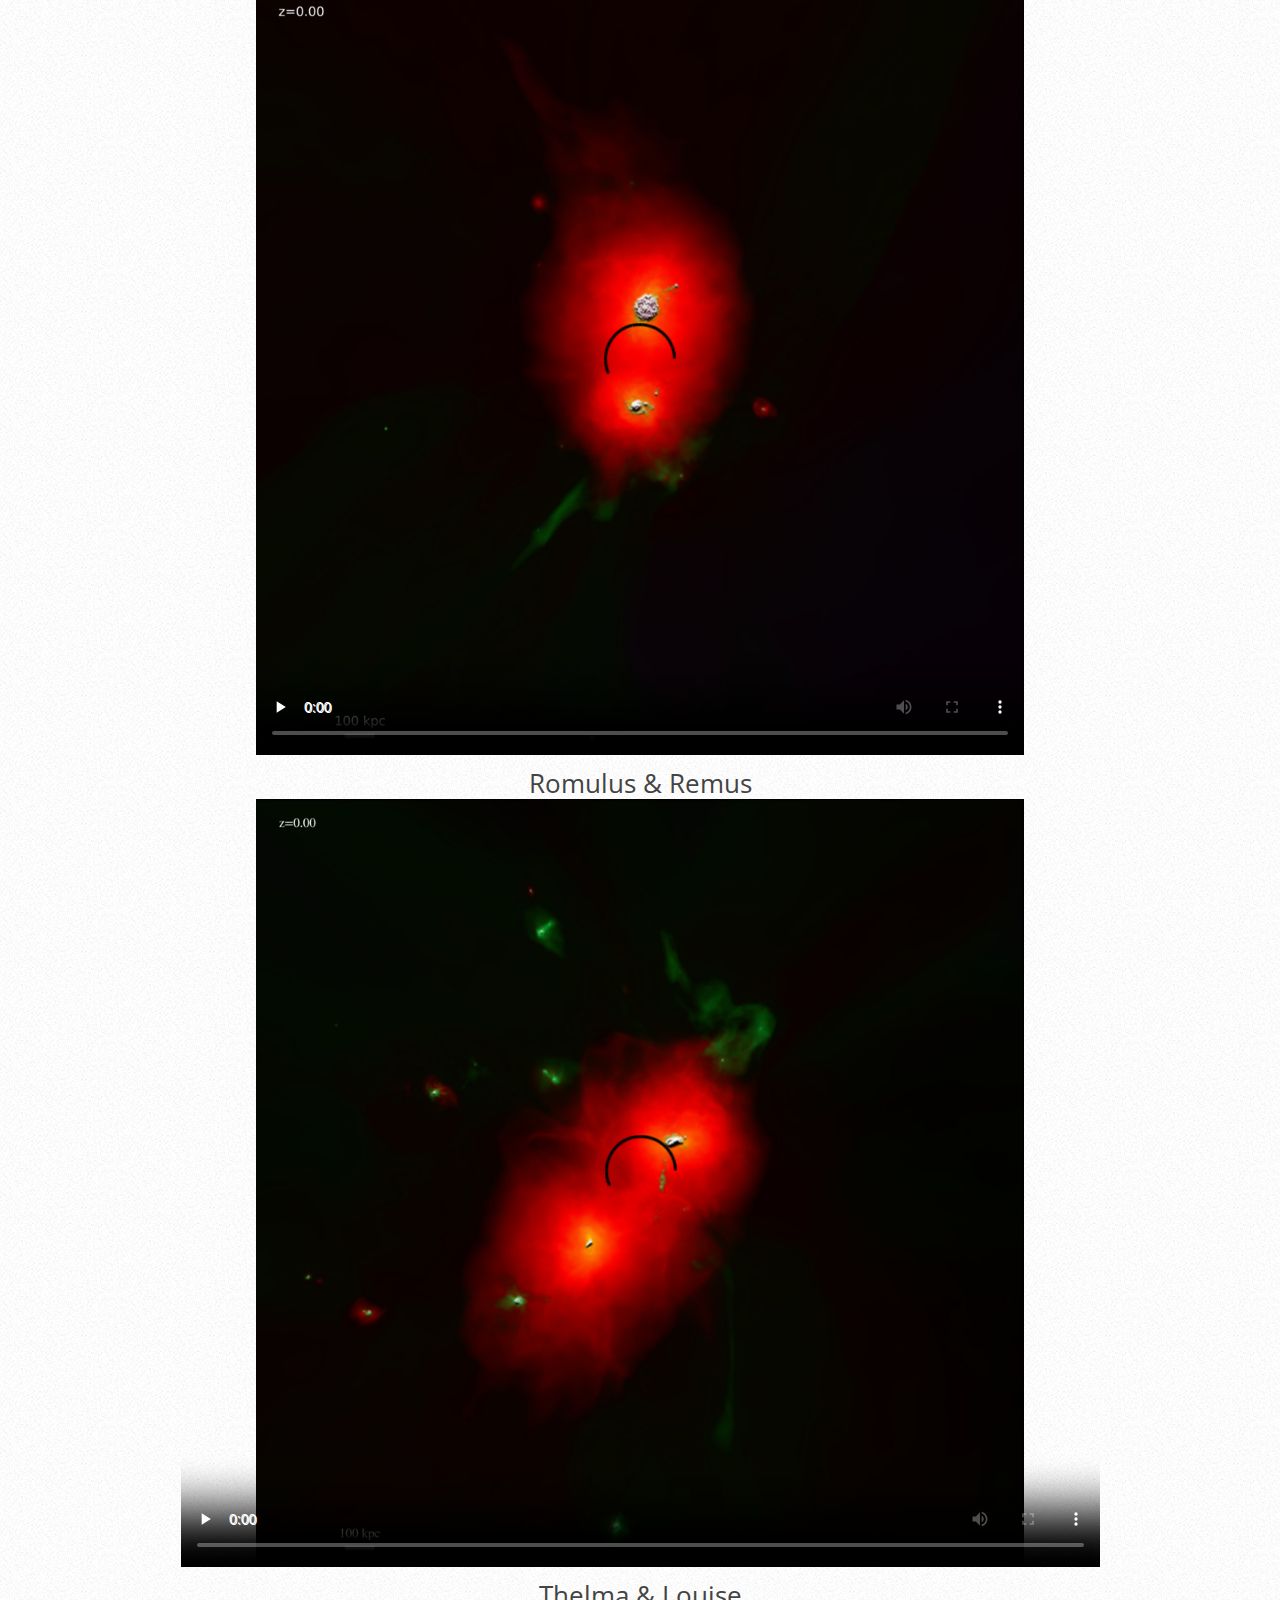
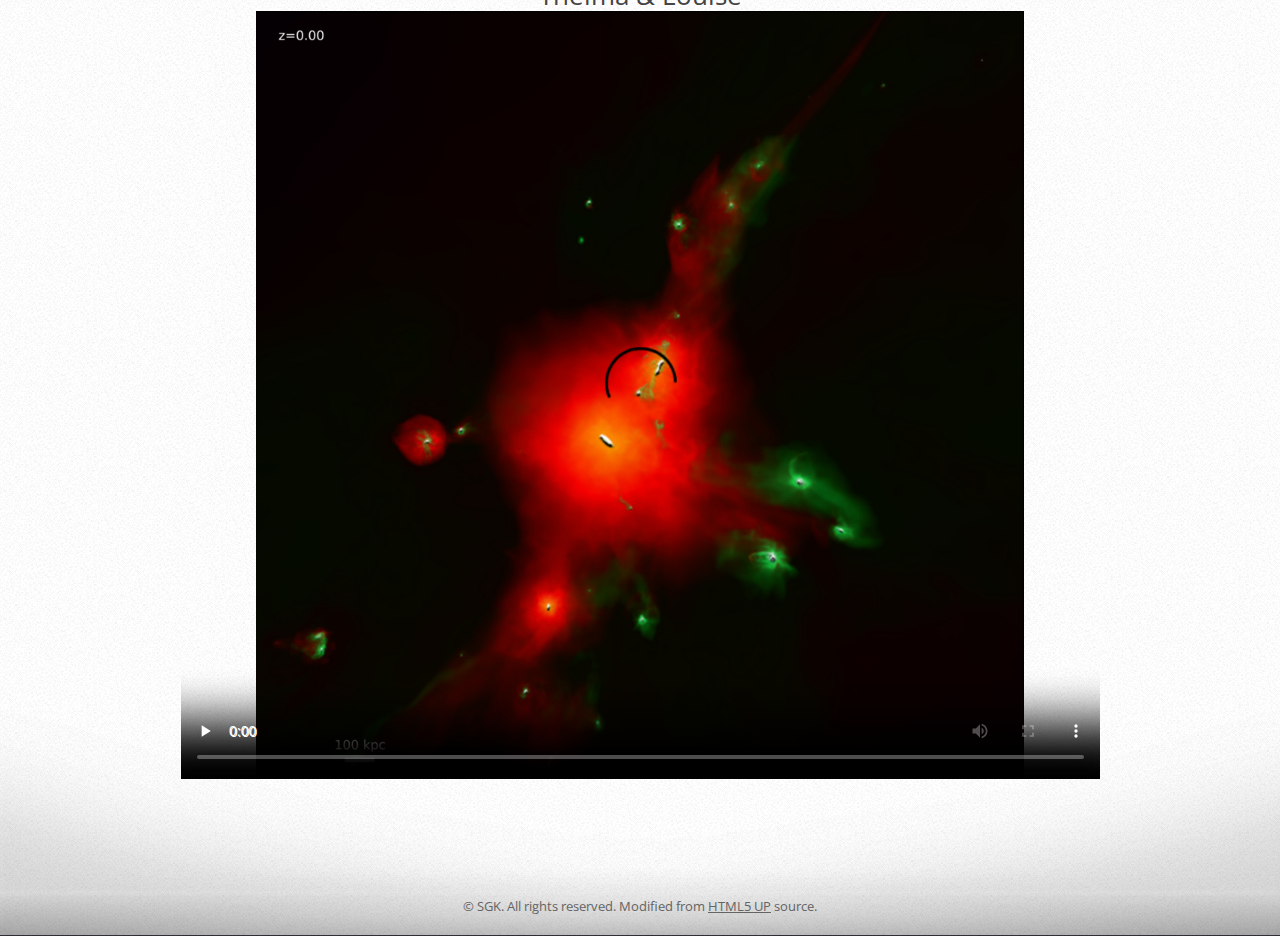
<file: lgvids.html>
<!DOCTYPE HTML>
<!--
	ZeroFour by HTML5 UP
	html5up.net | @n33co
	Free for personal and commercial use under the CCA 3.0 license (html5up.net/license)
-->
<html>
	<head>
		<title>FIRE-2 visualizations</title>
		<meta charset="utf-8" />
		<meta name="viewport" content="width=device-width, initial-scale=1" />
		<!--[if lte IE 8]><script src="assets/js/ie/html5shiv.js"></script><![endif]-->
		<link rel="stylesheet" href="assets/css/main.css" />
		<!--[if lte IE 8]><link rel="stylesheet" href="assets/css/ie8.css" /><![endif]-->
		<!--[if lte IE 9]><link rel="stylesheet" href="assets/css/ie9.css" /><![endif]-->

<script>
  (function(i,s,o,g,r,a,m){i["GoogleAnalyticsObject"]=r;i[r]=i[r]||function(){
  (i[r].q=i[r].q||[]).push(arguments)},i[r].l=1*new Date();a=s.createElement(o),
  m=s.getElementsByTagName(o)[0];a.async=1;a.src=g;m.parentNode.insertBefore(a,m)
  })(window,document,"script","//www.google-analytics.com/analytics.js","ga");

  ga("create", "UA-66405996-1", "auto");
  ga("send", "pageview");


  var $vid = $("video","#container");
  var $msg = $("#custom-message"); 
  $msg.css({
      top:$vid.offset().top + (($vid.height()/2) - ($msg.height()/2)),
      left:$vid.offset().left + (($vid.width()/2) - ($msg.width()/2))
  });​

</script>
	</head>
	<body class="homepage">
		<div id="page-wrapper">

			<!-- Header -->
				<div id="vizheader-wrapper">
					<div class="container">

						<!-- Banner -->
							<div id="banner">
								<h2><strong>The evolution of the MW-mass FIRE-2 Galaxies</strong></h2>
								<br>
							</div>

					</div>
				</div>

			<!-- sidebyside -->
				<div id="main-wrapper">
					<div class="wrapper style1" id="comb">
						<div class="inner">
								<section class="container box feature1">

									<div class="row">
										<div class="12u">

											<header class="first major">
												<p><span style="margin: 0 auto -30px auto; font-size: 0.75em; text-transform: none;">
													Follow the links below to navigate back to the tiled movies or to either the stars or gas individually, or to the LG-scale visualzations of the gas.
												</span></p>
												<h3>
													<p style="font-size: 0.85em; margin: -30px auto -30px auto; text-transform: none">
														<span style="display: inline-block; margin: 2px 5px 2px 5px; text-decoration: underline;"><a href="firemovies.html">Home</a></span>
														<span style="display: inline-block; margin: 2px 5px 2px 5px; text-decoration: underline;"><a href="individualvids.html">Stars &amp; gas, side by side</a></span>
														<span style="display: inline-block; margin: 2px 5px 2px 5px; text-decoration: underline;"><a href="starvids.html">Stars only</a></span>
														<span style="display: inline-block; margin: 2px 5px 2px 5px; text-decoration: underline;"><a href="gasvids.html">Gas only</a></span>
													</p>
												</h3>
											</header>



											<header class="first major"> 
												<p><h3>Local Group-scale visualizations</h3></p>
												<p> <span style="margin: auto auto auto auto; font-size: 0.9em; text-transform: none;">
													These movies show the gas on the scale of roughly the Local Group.  These are zoomed-out
													visualizations of eight of the galaxies shown on the other pages.
												</p></span>



									<div style="margin-top: 10px; margin-bottom: 10px">
										<div class="movhead" id="custom-message">Batman &amp; Robin</div>
										<video style="display:block; margin: 0 auto;" width="768" poster="posterimages/lgscale/BatmanRobin.jpg" preload="none" controls>
										  <source src="https://www.dropbox.com/s/vyza47xpoew5ldv/BatmanRobin_Gas_1pt5Mpc.mp4?raw=1" type="video/mp4">
										  <!-- <source src="movie.ogg" type="video/ogg"> -->
										  Your browser does not support the video tag.
										</video>
									</div>

									<div style="margin-top: 10px; margin-bottom: 10px">
										<div class="movhead" id="custom-message">Romeo &amp; Juliet</div>
										<video style="display:block; margin: 0 auto;" height="768" poster="posterimages/lgscale/RomeoJuliet.jpg" preload="none" controls>
										  <source src="https://www.dropbox.com/s/5eebhm0l8ch16ba/RomeoJuliet_Gas_1pt5Mpc.mp4?raw=1" type="video/mp4">
										  Your browser does not support the video tag.
										</video>
									</div>


									<div style="margin-top: 10px; margin-bottom: 10px">
										<div class="movhead" id="custom-message">Romulus &amp; Remus</div>
										<video style="display:block; margin: 0 auto;" width="919" height="768" poster="posterimages/lgscale/RomulusRemus.jpg" preload="none" controls>
										  <source src="https://www.dropbox.com/s/qi1vrzlktges7z1/RomulusRemus_Gas_1500kpc.mp4?raw=1" type="video/mp4">
										  Your browser does not support the video tag.
										</video>
									</div>

									<div style="margin-top: 10px; margin-bottom: 10px">
										<div class="movhead" id="custom-message">Thelma &amp; Louise</div>
										<video style="display:block; margin: 0 auto;" width="919" height="768" poster="posterimages/lgscale/ThelmaLouise.jpg" preload="none" controls>
										  <source src="https://www.dropbox.com/s/clr6vhmtu8t8cvm/ThelmaLouise_1500kpc_Gas.mp4?raw=1" type="video/mp4">
										  <!-- <source src="movie.ogg" type="video/ogg"> -->
										  Your browser does not support the video tag.
										</video>
									</div>


											</header>


								</section>
						</div>
					</div>




			<!-- Footer Wrapper -->
				<div id="footer-wrapper">
					<footer id="footer" class="container">

						<div class="row">
							<div class="12u">
								<div id="copyright">
									<ul class="menu">
										<li>&copy; SGK. All rights reserved.  Modified from <a href="http://html5up.net">HTML5 UP</a> source.</li>
									</ul>
								</div>
							</div>
						</div>

					</footer>
				</div>

		</div>

		<!-- Scripts -->

			<script src="assets/js/jquery.min.js"></script>
			<script src="assets/js/jquery.dropotron.min.js"></script>
			<script src="assets/js/skel.min.js"></script>
			<script src="assets/js/skel-viewport.min.js"></script>
			<script src="assets/js/util.js"></script>
			<!--[if lte IE 8]><script src="assets/js/ie/respond.min.js"></script><![endif]-->
			<script src="assets/js/main.js"></script>

	</body>
</html>
</file>
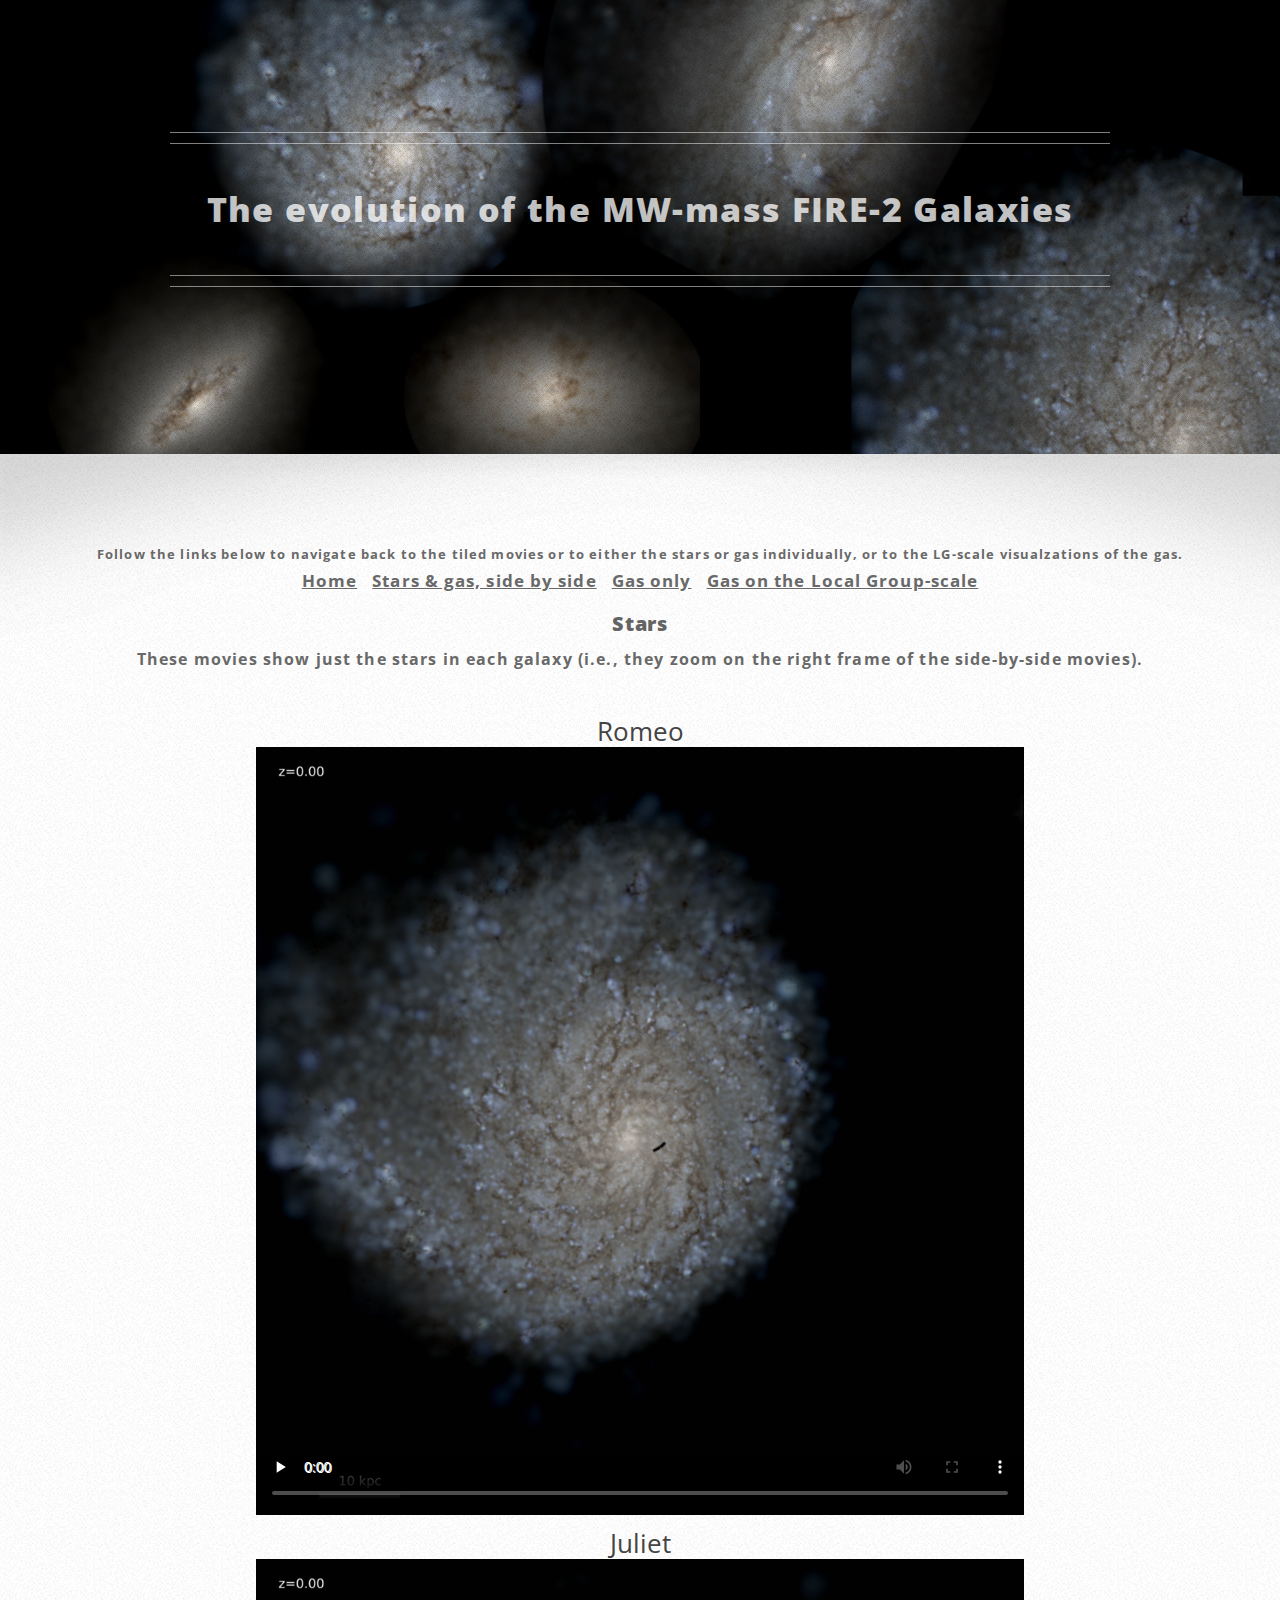
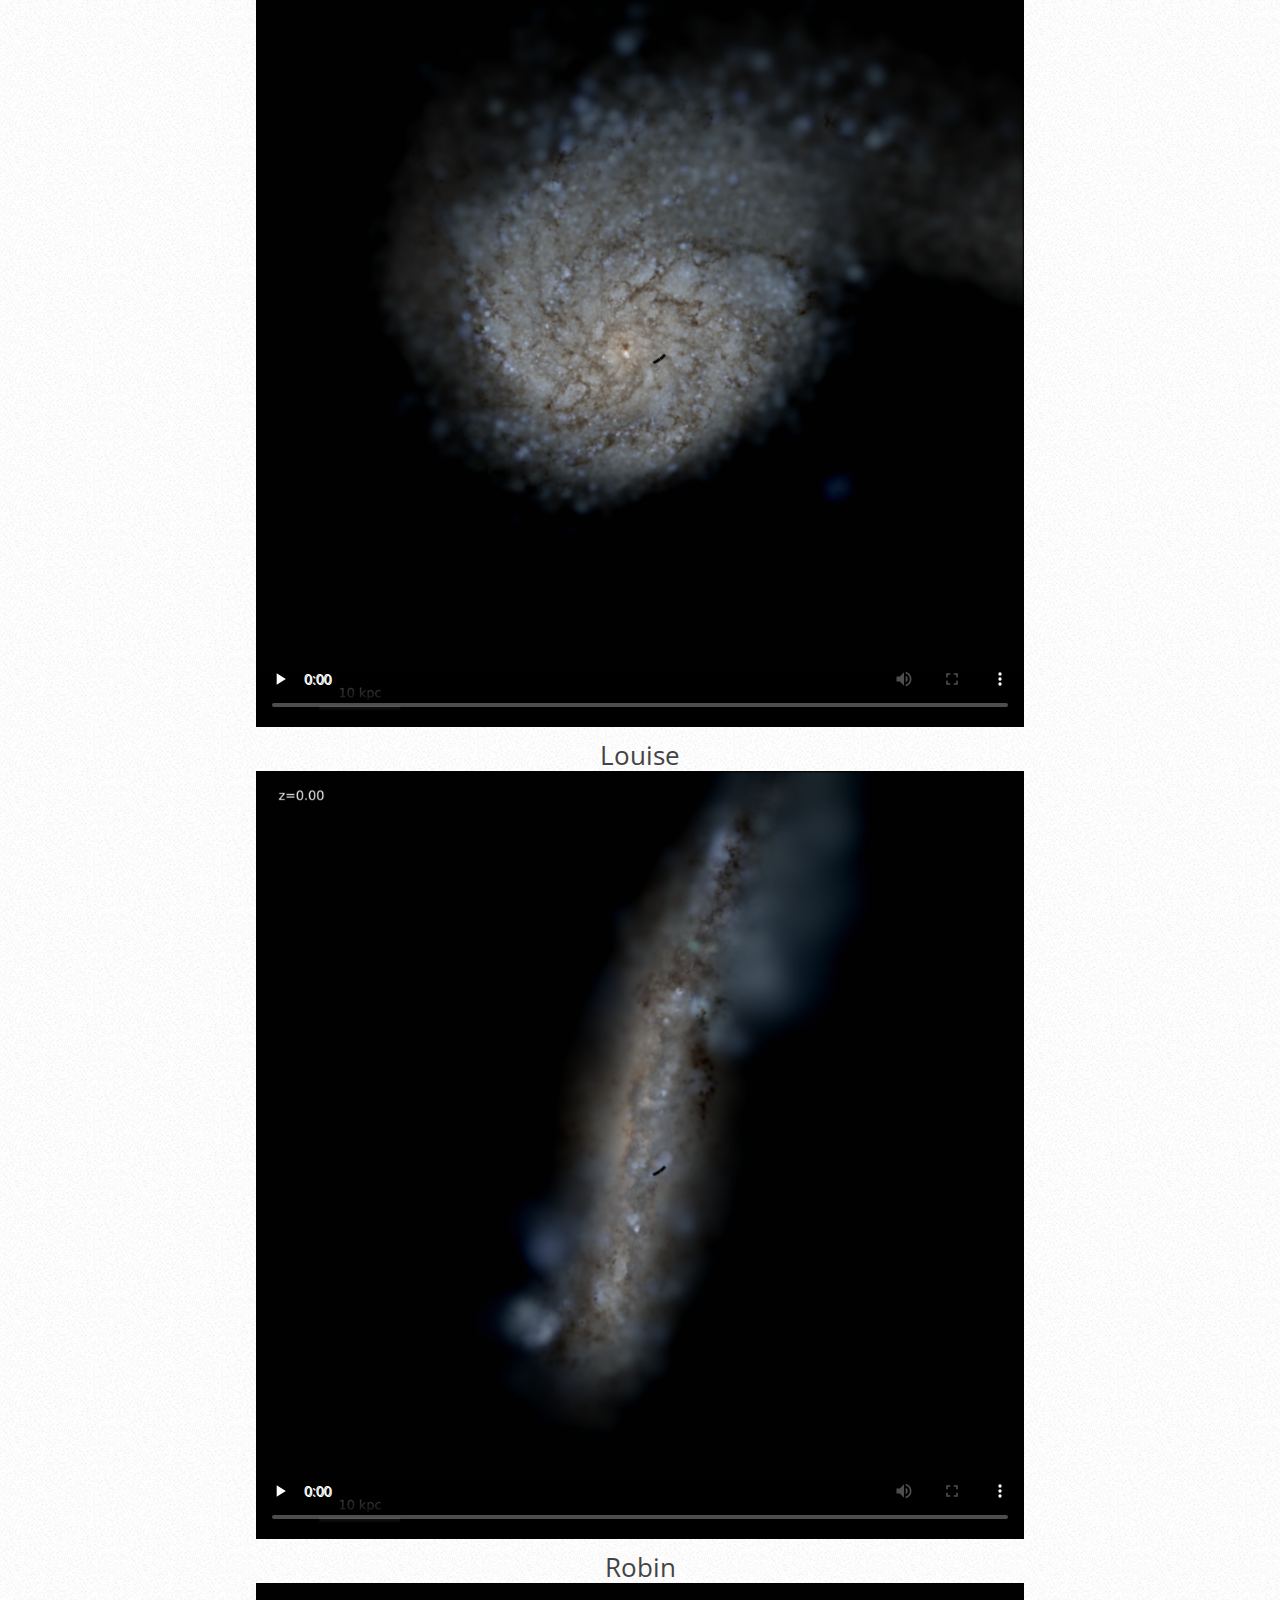
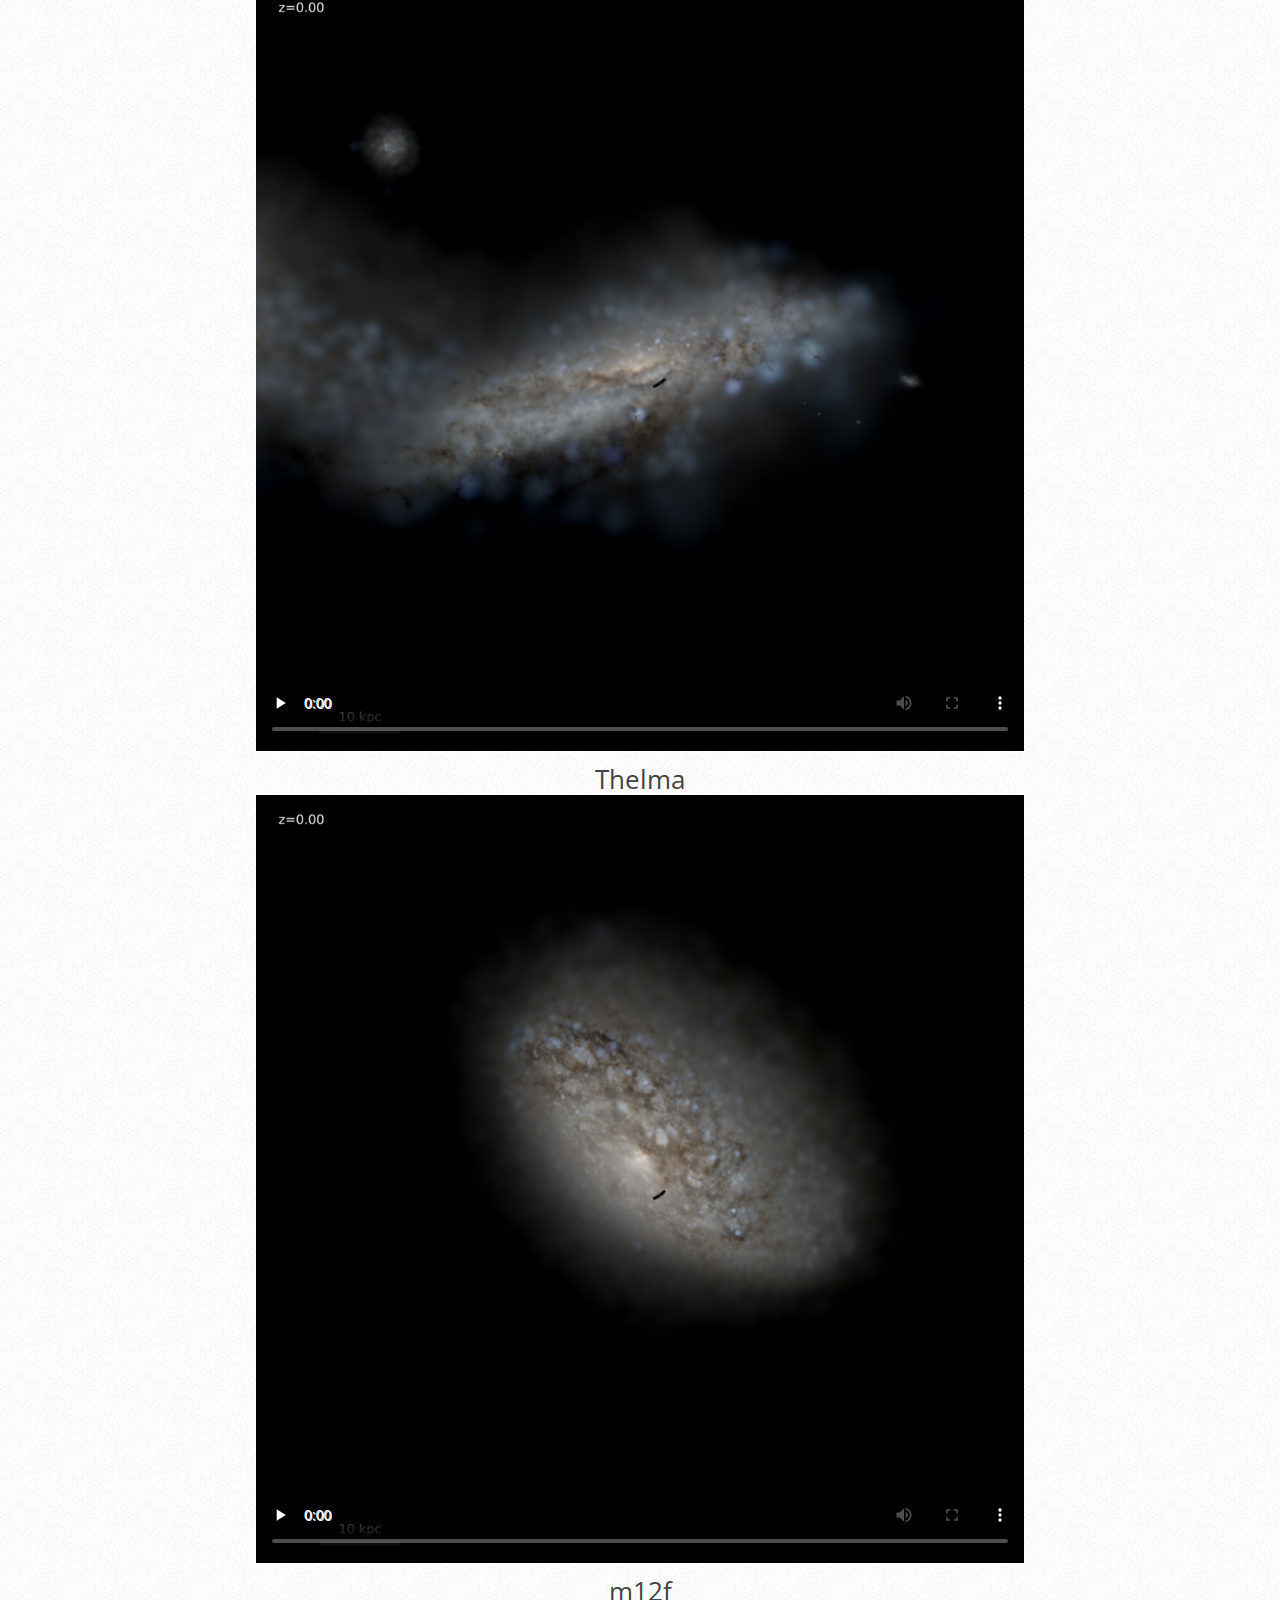
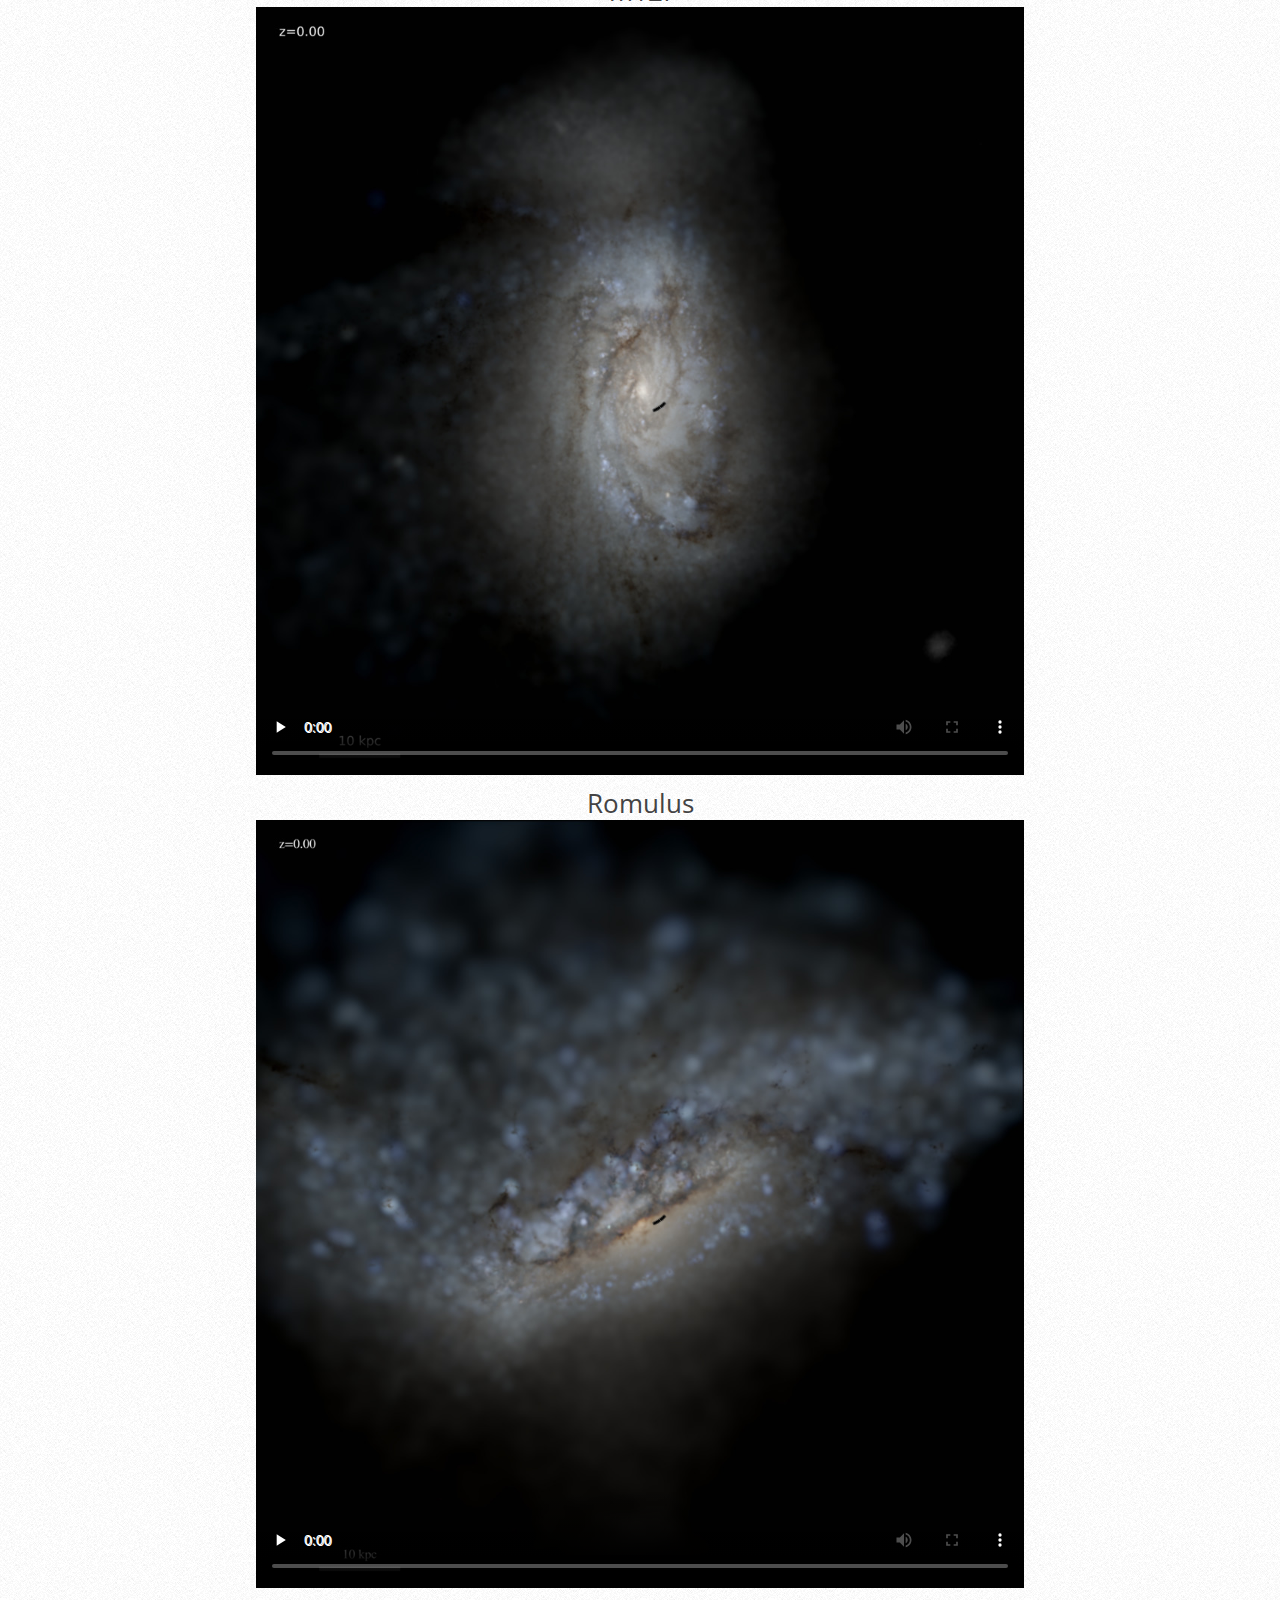
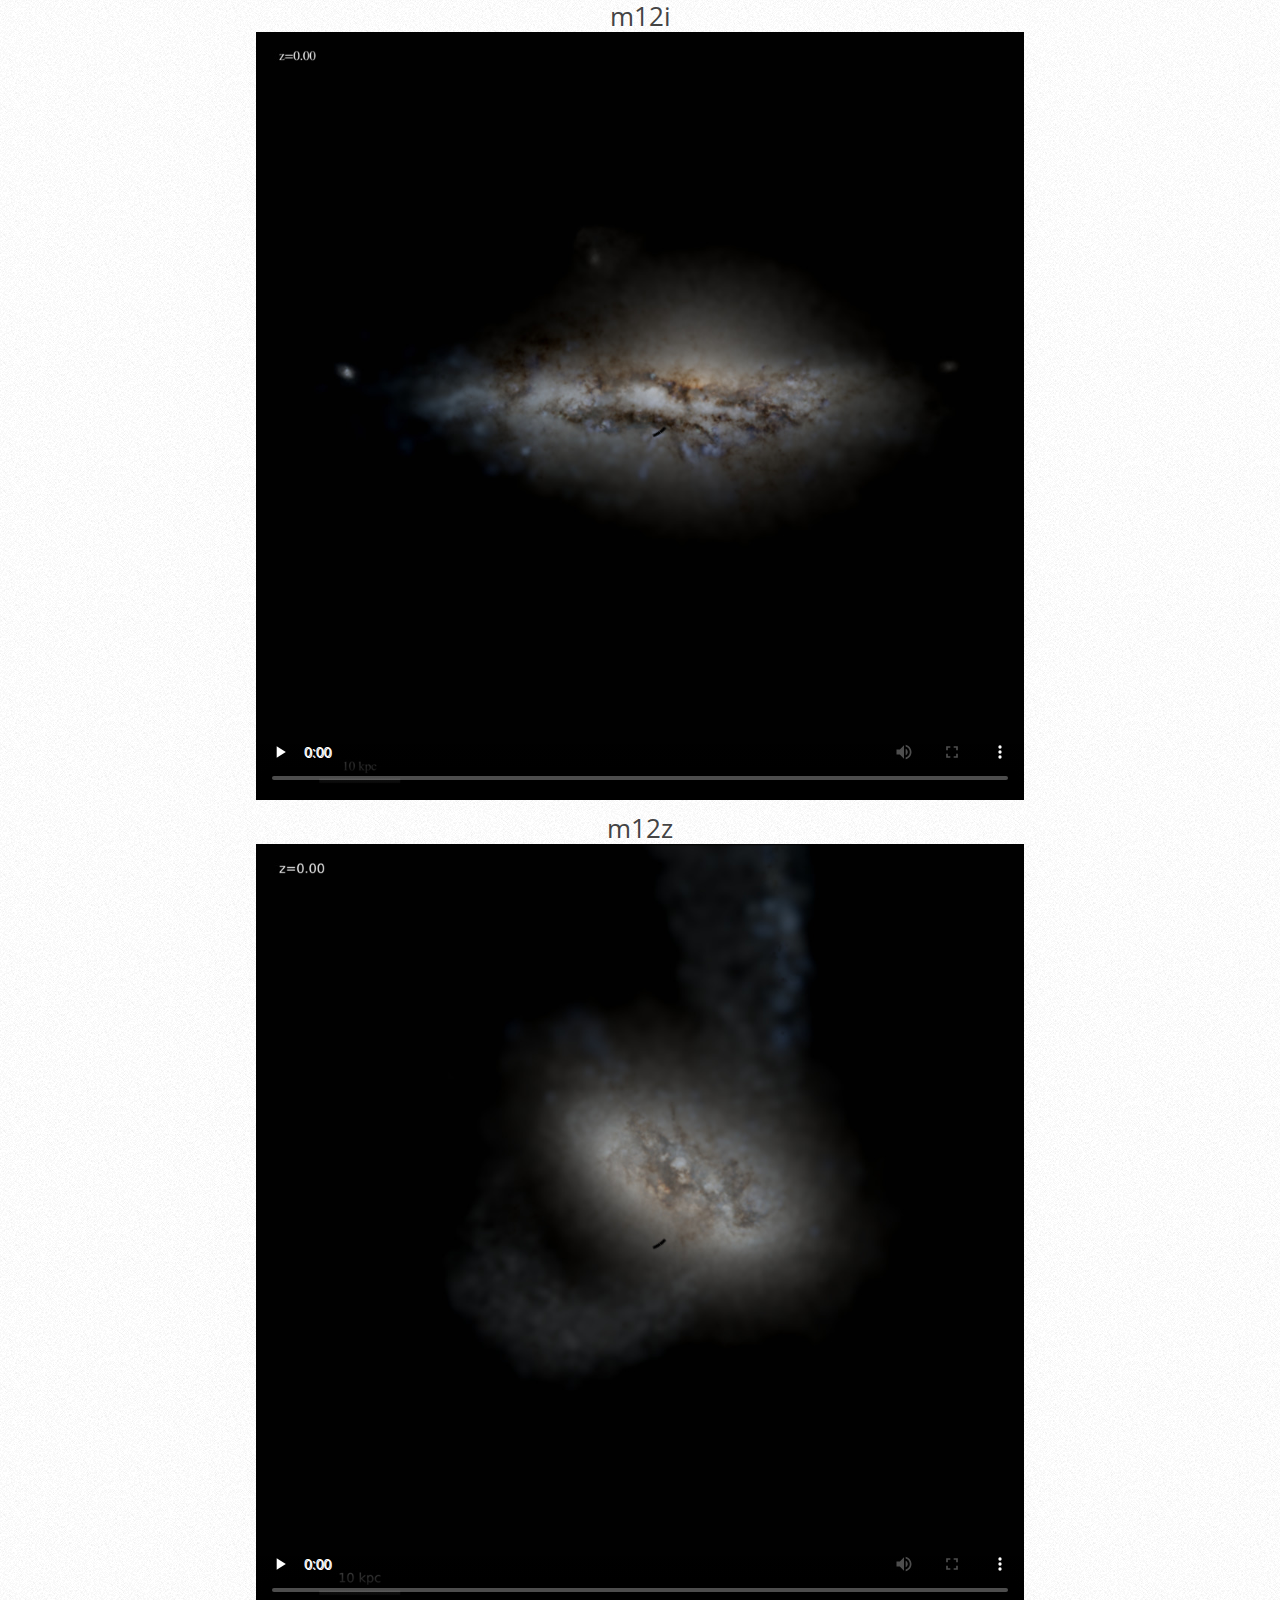
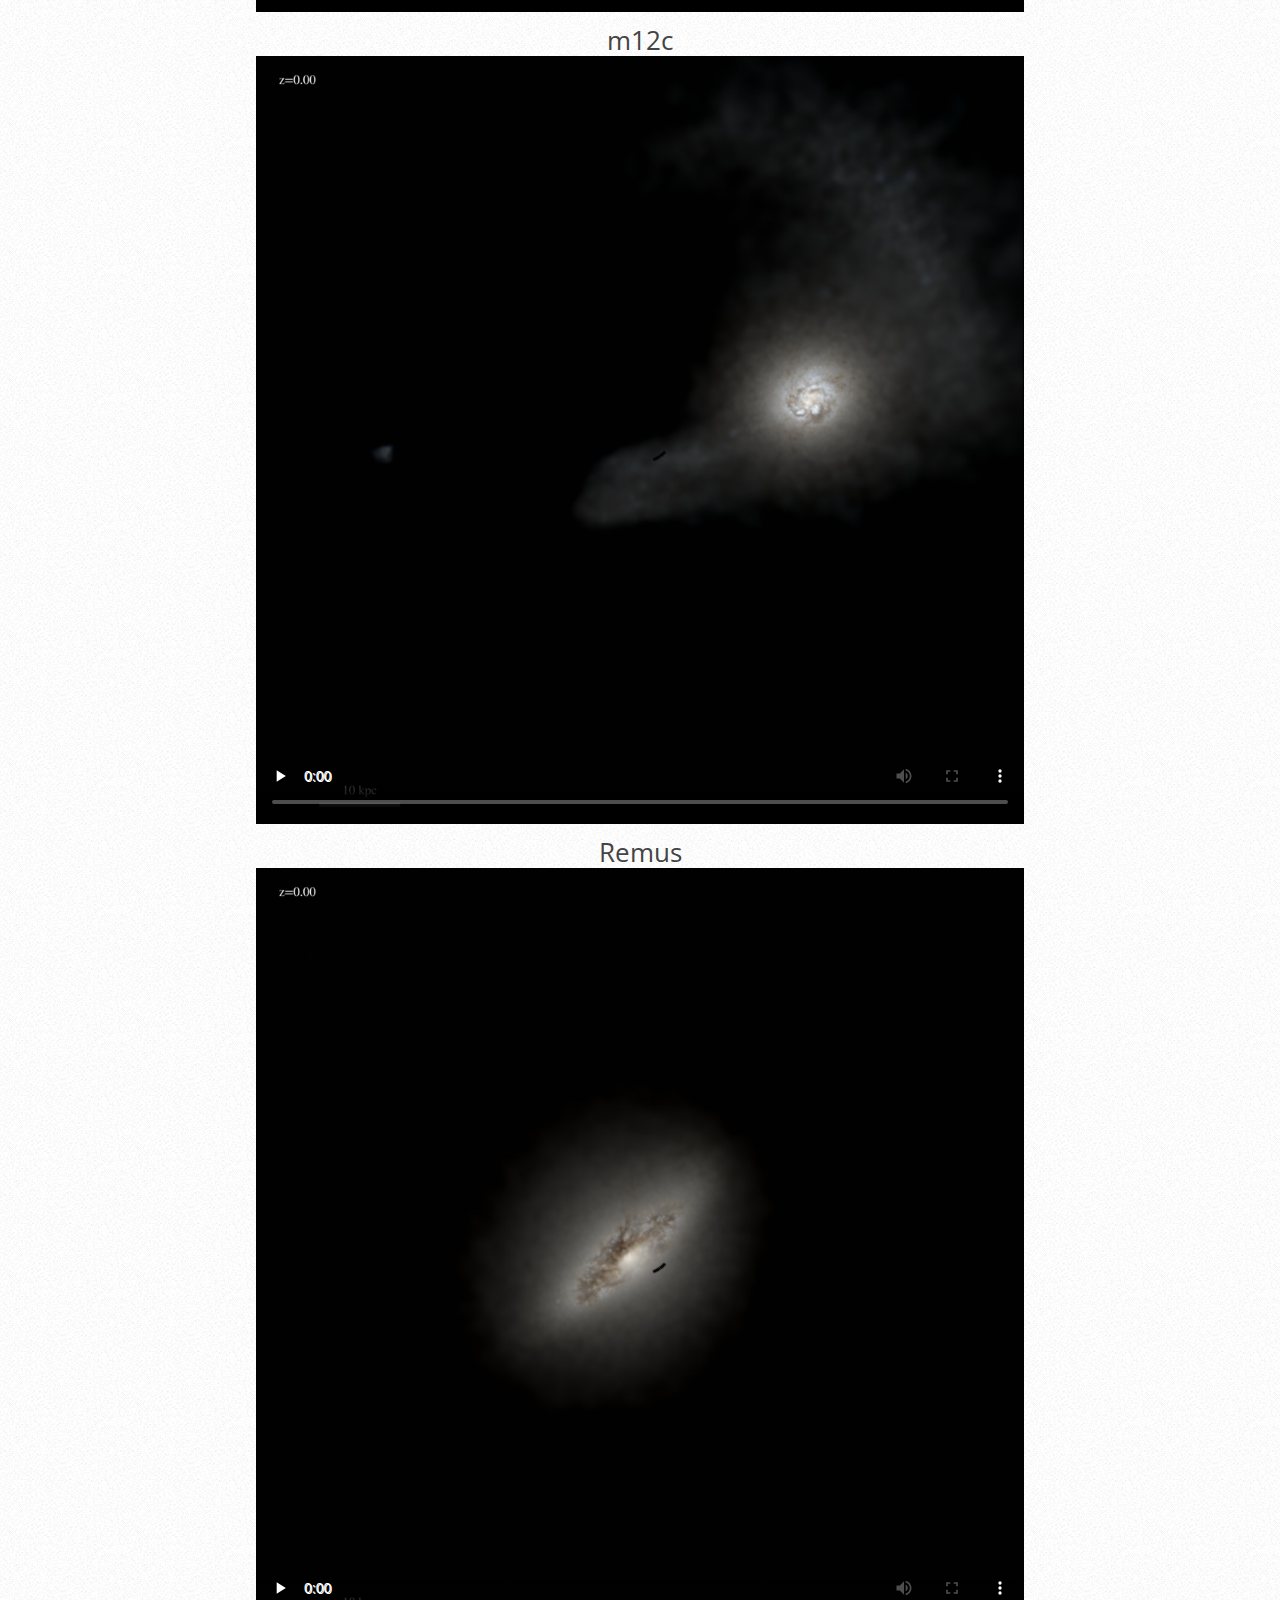
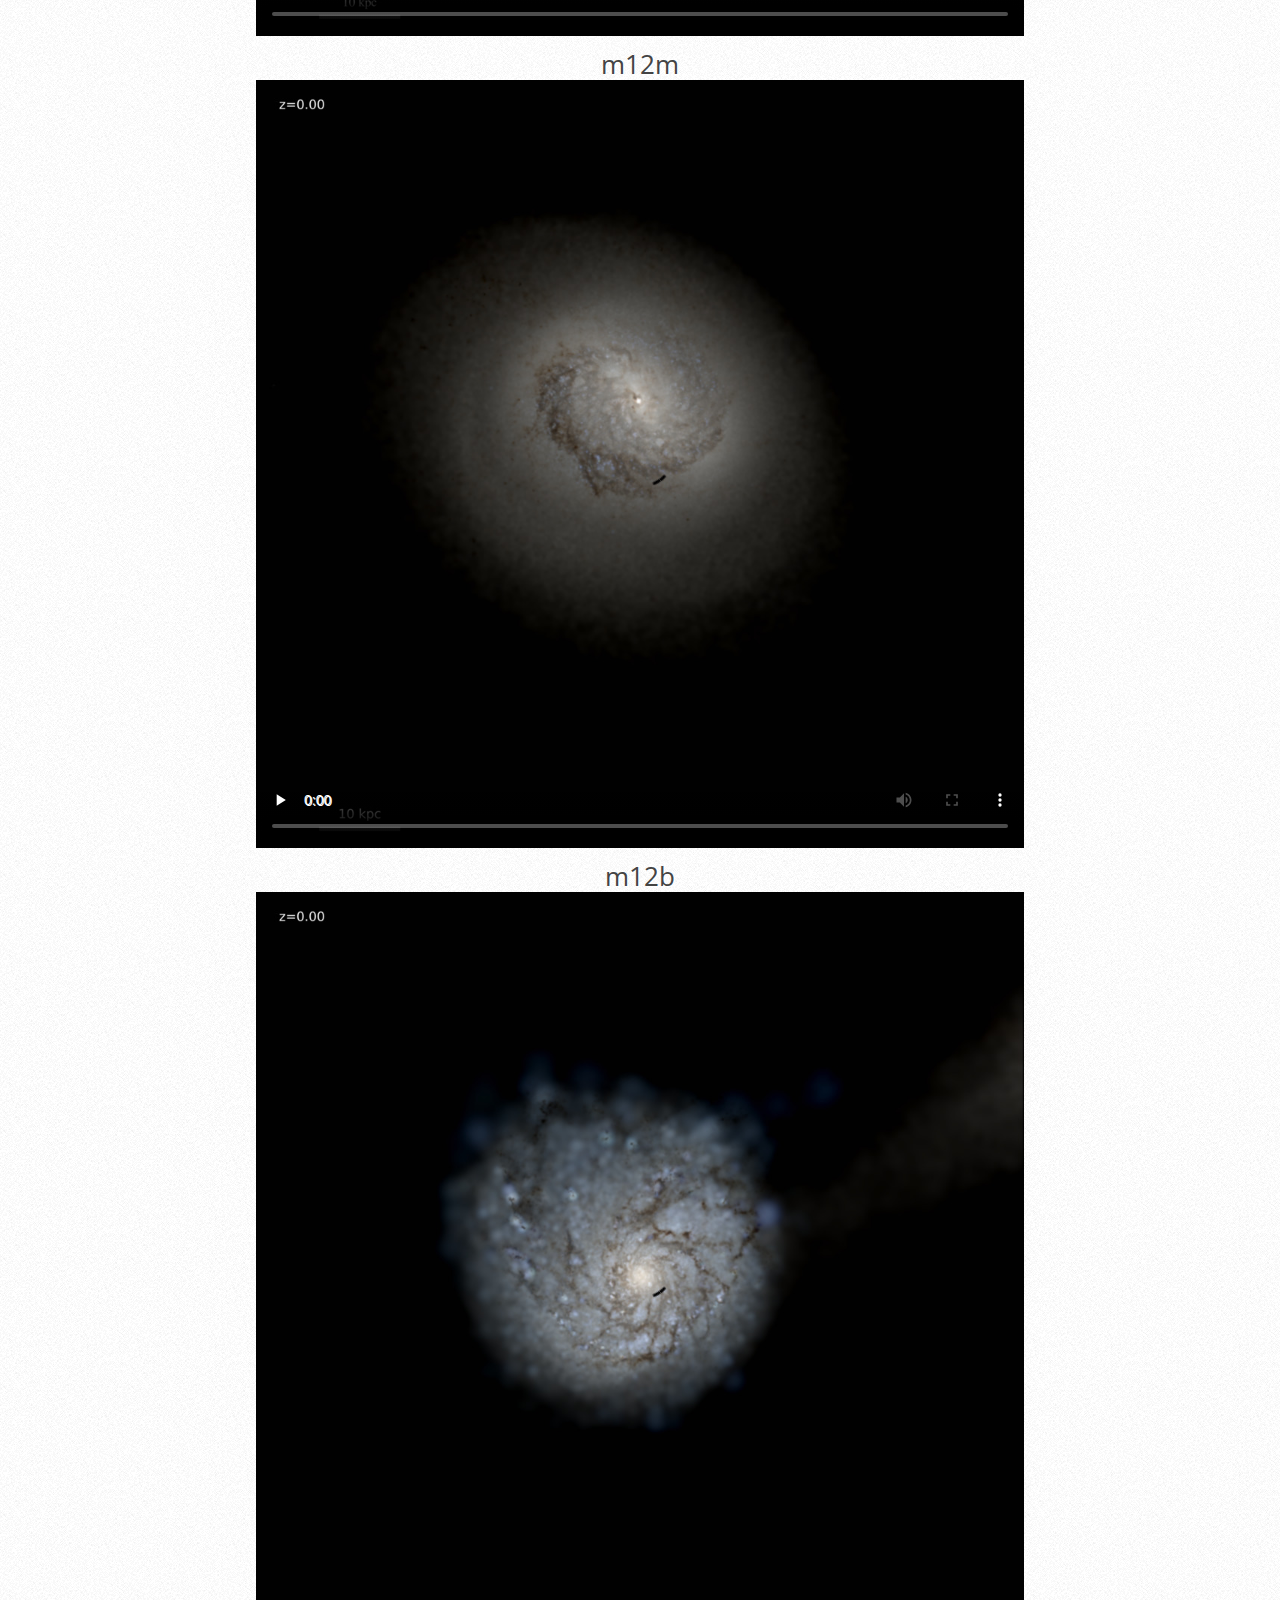
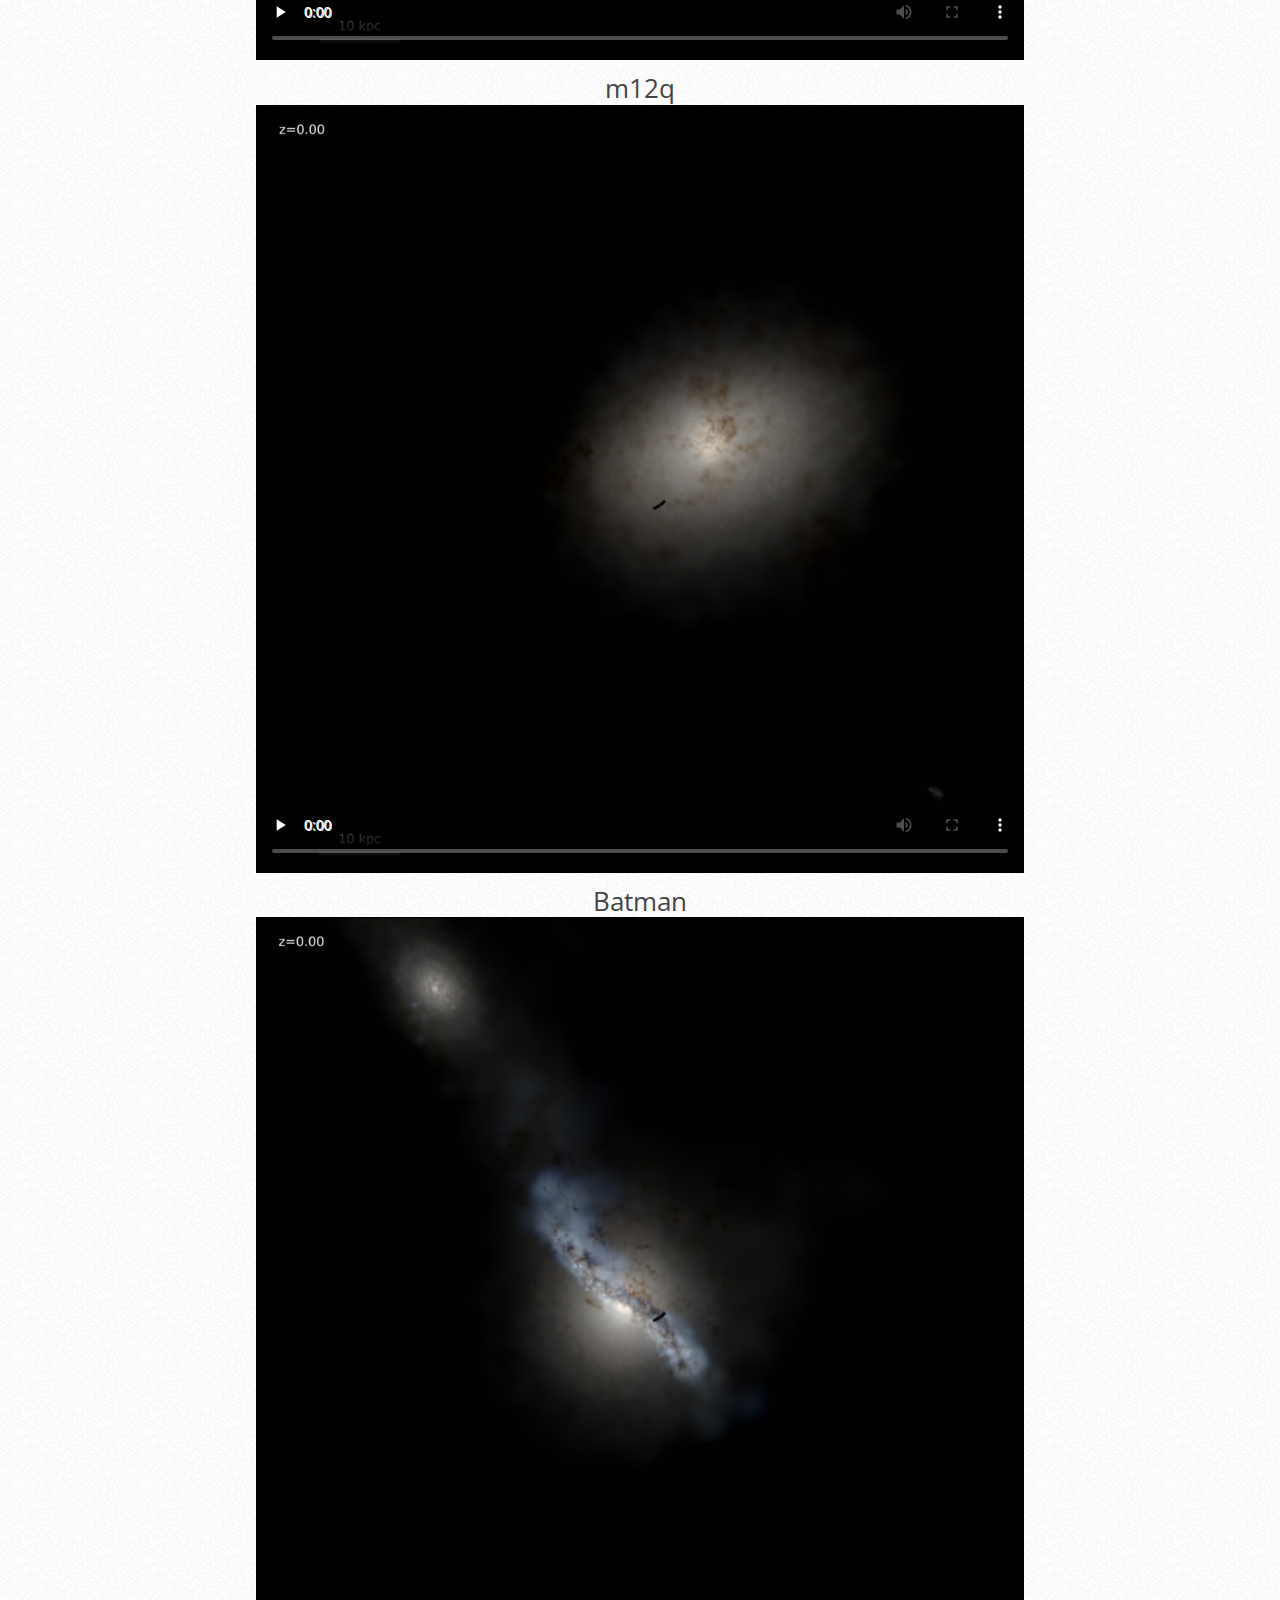
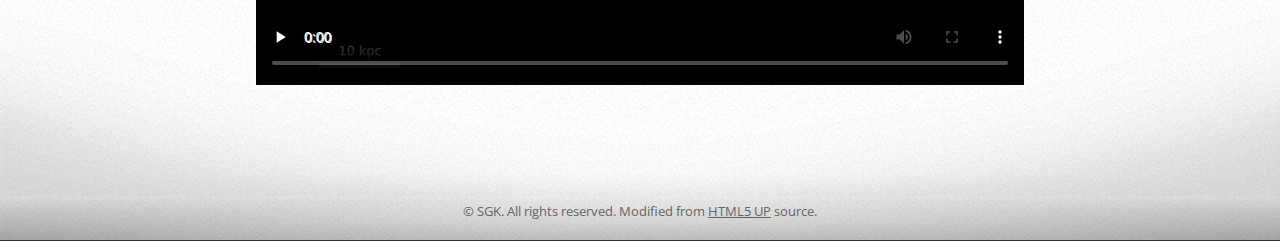
<file: starvids.html>
<!DOCTYPE HTML>
<!--
	ZeroFour by HTML5 UP
	html5up.net | @n33co
	Free for personal and commercial use under the CCA 3.0 license (html5up.net/license)
-->
<html>
	<head>
		<title>FIRE-2 visualizations</title>
		<meta charset="utf-8" />
		<meta name="viewport" content="width=device-width, initial-scale=1" />
		<!--[if lte IE 8]><script src="assets/js/ie/html5shiv.js"></script><![endif]-->
		<link rel="stylesheet" href="assets/css/main.css" />
		<!--[if lte IE 8]><link rel="stylesheet" href="assets/css/ie8.css" /><![endif]-->
		<!--[if lte IE 9]><link rel="stylesheet" href="assets/css/ie9.css" /><![endif]-->

<script>
  (function(i,s,o,g,r,a,m){i["GoogleAnalyticsObject"]=r;i[r]=i[r]||function(){
  (i[r].q=i[r].q||[]).push(arguments)},i[r].l=1*new Date();a=s.createElement(o),
  m=s.getElementsByTagName(o)[0];a.async=1;a.src=g;m.parentNode.insertBefore(a,m)
  })(window,document,"script","//www.google-analytics.com/analytics.js","ga");

  ga("create", "UA-66405996-1", "auto");
  ga("send", "pageview");


  var $vid = $("video","#container");
  var $msg = $("#custom-message"); 
  $msg.css({
      top:$vid.offset().top + (($vid.height()/2) - ($msg.height()/2)),
      left:$vid.offset().left + (($vid.width()/2) - ($msg.width()/2))
  });​

</script>
	</head>
	<body class="homepage">
		<div id="page-wrapper">

			<!-- Header -->
				<div id="vizheader-wrapper">
					<div class="container">

						<!-- Banner -->
							<div id="banner">
								<h2><strong>The evolution of the MW-mass FIRE-2 Galaxies</strong></h2>
								<br>
							</div>

					</div>
				</div>

			<!-- sidebyside -->
				<div id="main-wrapper">
					<div class="wrapper style1" id="comb">
						<div class="inner">
								<section class="container box feature1">

									<div class="row">
										<div class="12u">


											<header class="first major">
												<p><span style="margin: 0 auto -30px auto; font-size: 0.75em; text-transform: none;">
													Follow the links below to navigate back to the tiled movies or to either the stars or gas individually, or to the LG-scale visualzations of the gas.
												</span></p>
												<h3>
													<p style="font-size: 0.85em; margin: -30px auto -30px auto; text-transform: none">
														<span style="display: inline-block; margin: 2px 5px 2px 5px; text-decoration: underline;"><a href="firemovies.html">Home</a></span>
														<span style="display: inline-block; margin: 2px 5px 2px 5px; text-decoration: underline;"><a href="individualvids.html">Stars &amp; gas, side by side</a></span>
														<span style="display: inline-block; margin: 2px 5px 2px 5px; text-decoration: underline;"><a href="gasvids.html">Gas only</a></span>
														<span style="display: inline-block; margin: 2px 5px 2px 5px; text-decoration: underline;"><a href="lgvids.html">Gas on the Local Group-scale</a></span>
													</p>
												</h3>
											</header>


											<header class="first major"> 
												<p><h3>Stars</h3></p>
												<p> <span style="margin: auto auto auto auto; font-size: 0.9em; text-transform: none;">
													These movies show just the stars in each galaxy (i.e., they zoom on the right frame of the side-by-side movies).
												</p></span>



<div style="margin-top: 10px; margin-bottom: 10px">
<div class="movhead" id="custom-message">Romeo</div>
<video style="display:block; margin: 0 auto;" width="768" height="768" poster="posterimages/stars/Romeo.jpg" preload="none" controls>
<source src="https://www.dropbox.com/s/myf2bz9n6j6z4py/RomeoStars.mp4?raw=1" type="video/mp4">
Your browser does not support the video tag.
</video>
</div>


<div style="margin-top: 10px; margin-bottom: 10px">
<div class="movhead" id="custom-message">Juliet</div>
<video style="display:block; margin: 0 auto;" width="768" height="768" poster="posterimages/stars/Juliet.jpg" preload="none" controls>
<source src="https://www.dropbox.com/s/9504cldd9l3ejyh/Juliet-stars.mp4?raw=1" type="video/mp4">
Your browser does not support the video tag.
</video>
</div>


<div style="margin-top: 10px; margin-bottom: 10px">
<div class="movhead" id="custom-message">Louise</div>
<video style="display:block; margin: 0 auto;" width="768" height="768" poster="posterimages/stars/Louise.jpg" preload="none" controls>
<source src="https://www.dropbox.com/s/a826edeh1zeazif/LouiseStars.mp4?raw=1" type="video/mp4">
Your browser does not support the video tag.
</video>
</div>


<div style="margin-top: 10px; margin-bottom: 10px">
<div class="movhead" id="custom-message">Robin</div>
<video style="display:block; margin: 0 auto;" width="768" height="768" poster="posterimages/stars/Robin.jpg" preload="none" controls>
<source src="https://www.dropbox.com/s/tfu6wgjgpxgdxi6/Robin-Stars.mp4?raw=1" type="video/mp4">
Your browser does not support the video tag.
</video>
</div>


<div style="margin-top: 10px; margin-bottom: 10px">
<div class="movhead" id="custom-message">Thelma</div>
<video style="display:block; margin: 0 auto;" width="768" height="768" poster="posterimages/stars/Thelma.jpg" preload="none" controls>
<source src="https://www.dropbox.com/s/tnsfwga0wt2qlcr/ThelmaStars.mp4?raw=1" type="video/mp4">
Your browser does not support the video tag.
</video>
</div>


<div style="margin-top: 10px; margin-bottom: 10px">
<div class="movhead" id="custom-message">m12f</div>
<video style="display:block; margin: 0 auto;" width="768" height="768" poster="posterimages/stars/m12f_ref13.jpg" preload="none" controls>
<source src="https://www.dropbox.com/s/7d7o7jqn1fnb7hn/m12f_ref13_star.mp4?raw=1" type="video/mp4">
Your browser does not support the video tag.
</video>
</div>


<div style="margin-top: 10px; margin-bottom: 10px">
<div class="movhead" id="custom-message">Romulus</div>
<video style="display:block; margin: 0 auto;" width="768" height="768" poster="posterimages/stars/Romulus.jpg" preload="none" controls>
<source src="https://www.dropbox.com/s/5vo341wzliccpwk/Romulus_Stars.mp4?raw=1" type="video/mp4">
Your browser does not support the video tag.
</video>
</div>


<div style="margin-top: 10px; margin-bottom: 10px">
<div class="movhead" id="custom-message">m12i</div>
<video style="display:block; margin: 0 auto;" width="768" height="768" poster="posterimages/stars/m12i_ref13.jpg" preload="none" controls>
<source src="https://www.dropbox.com/s/3m7mdvmqpazdzy7/m12i_ref13_star.mp4?raw=1" type="video/mp4">
Your browser does not support the video tag.
</video>
</div>


<div style="margin-top: 10px; margin-bottom: 10px">
<div class="movhead" id="custom-message">m12z</div>
<video style="display:block; margin: 0 auto;" width="768" height="768" poster="posterimages/stars/m12z_ref13.jpg" preload="none" controls>
<source src="https://www.dropbox.com/s/gjv431hs8ge5rr8/m12z_ref13_star.mp4?raw=1" type="video/mp4">
Your browser does not support the video tag.
</video>
</div>


<div style="margin-top: 10px; margin-bottom: 10px">
<div class="movhead" id="custom-message">m12c</div>
<video style="display:block; margin: 0 auto;" width="768" height="768" poster="posterimages/stars/m12c_ref12.jpg" preload="none" controls>
<source src="https://www.dropbox.com/s/13btp6zo4zlx9w8/m12c_ref12_stars.mp4?raw=1" type="video/mp4">
Your browser does not support the video tag.
</video>
</div>


<div style="margin-top: 10px; margin-bottom: 10px">
<div class="movhead" id="custom-message">Remus</div>
<video style="display:block; margin: 0 auto;" width="768" height="768" poster="posterimages/stars/Remus.jpg" preload="none" controls>
<source src="https://www.dropbox.com/s/to5cbvq1ljsztqr/Remus_Stars.mp4?raw=1" type="video/mp4">
Your browser does not support the video tag.
</video>
</div>


<div style="margin-top: 10px; margin-bottom: 10px">
<div class="movhead" id="custom-message">m12m</div>
<video style="display:block; margin: 0 auto;" width="768" height="768" poster="posterimages/stars/m12m_ref13.jpg" preload="none" controls>
<source src="https://www.dropbox.com/s/rydivhwr9efzzku/m12m_ref13_star.mp4?raw=1" type="video/mp4">
Your browser does not support the video tag.
</video>
</div>


<div style="margin-top: 10px; margin-bottom: 10px">
<div class="movhead" id="custom-message">m12b</div>
<video style="display:block; margin: 0 auto;" width="768" height="768" poster="posterimages/stars/m12b_ref12.jpg" preload="none" controls>
<source src="https://www.dropbox.com/s/v04vsjkxwgmgoon/m12b_ref12_star.mp4?raw=1" type="video/mp4">
Your browser does not support the video tag.
</video>
</div>


<div style="margin-top: 10px; margin-bottom: 10px">
<div class="movhead" id="custom-message">m12q</div>
<video style="display:block; margin: 0 auto;" width="768" height="768" poster="posterimages/stars/m12q_ref12.jpg" preload="none" controls>
<source src="https://www.dropbox.com/s/escck2ttbcjsid7/m12q_ref12_star.mp4?raw=1" type="video/mp4">
Your browser does not support the video tag.
</video>
</div>


<div style="margin-top: 10px; margin-bottom: 10px">
<div class="movhead" id="custom-message">Batman</div>
<video style="display:block; margin: 0 auto;" width="768" height="768" poster="posterimages/stars/Batman.jpg" preload="none" controls>
<source src="https://www.dropbox.com/s/zawx423apc5yz2s/Batman-Stars.mp4?raw=1" type="video/mp4">
Your browser does not support the video tag.
</video>
</div>

											</header>

								</section>
						</div>
					</div>




			<!-- Footer Wrapper -->
				<div id="footer-wrapper">
					<footer id="footer" class="container">

						<div class="row">
							<div class="12u">
								<div id="copyright">
									<ul class="menu">
										<li>&copy; SGK. All rights reserved.  Modified from <a href="http://html5up.net">HTML5 UP</a> source.</li>
									</ul>
								</div>
							</div>
						</div>

					</footer>
				</div>

		</div>

		<!-- Scripts -->

			<script src="assets/js/jquery.min.js"></script>
			<script src="assets/js/jquery.dropotron.min.js"></script>
			<script src="assets/js/skel.min.js"></script>
			<script src="assets/js/skel-viewport.min.js"></script>
			<script src="assets/js/util.js"></script>
			<!--[if lte IE 8]><script src="assets/js/ie/respond.min.js"></script><![endif]-->
			<script src="assets/js/main.js"></script>

	</body>
</html>
</file>
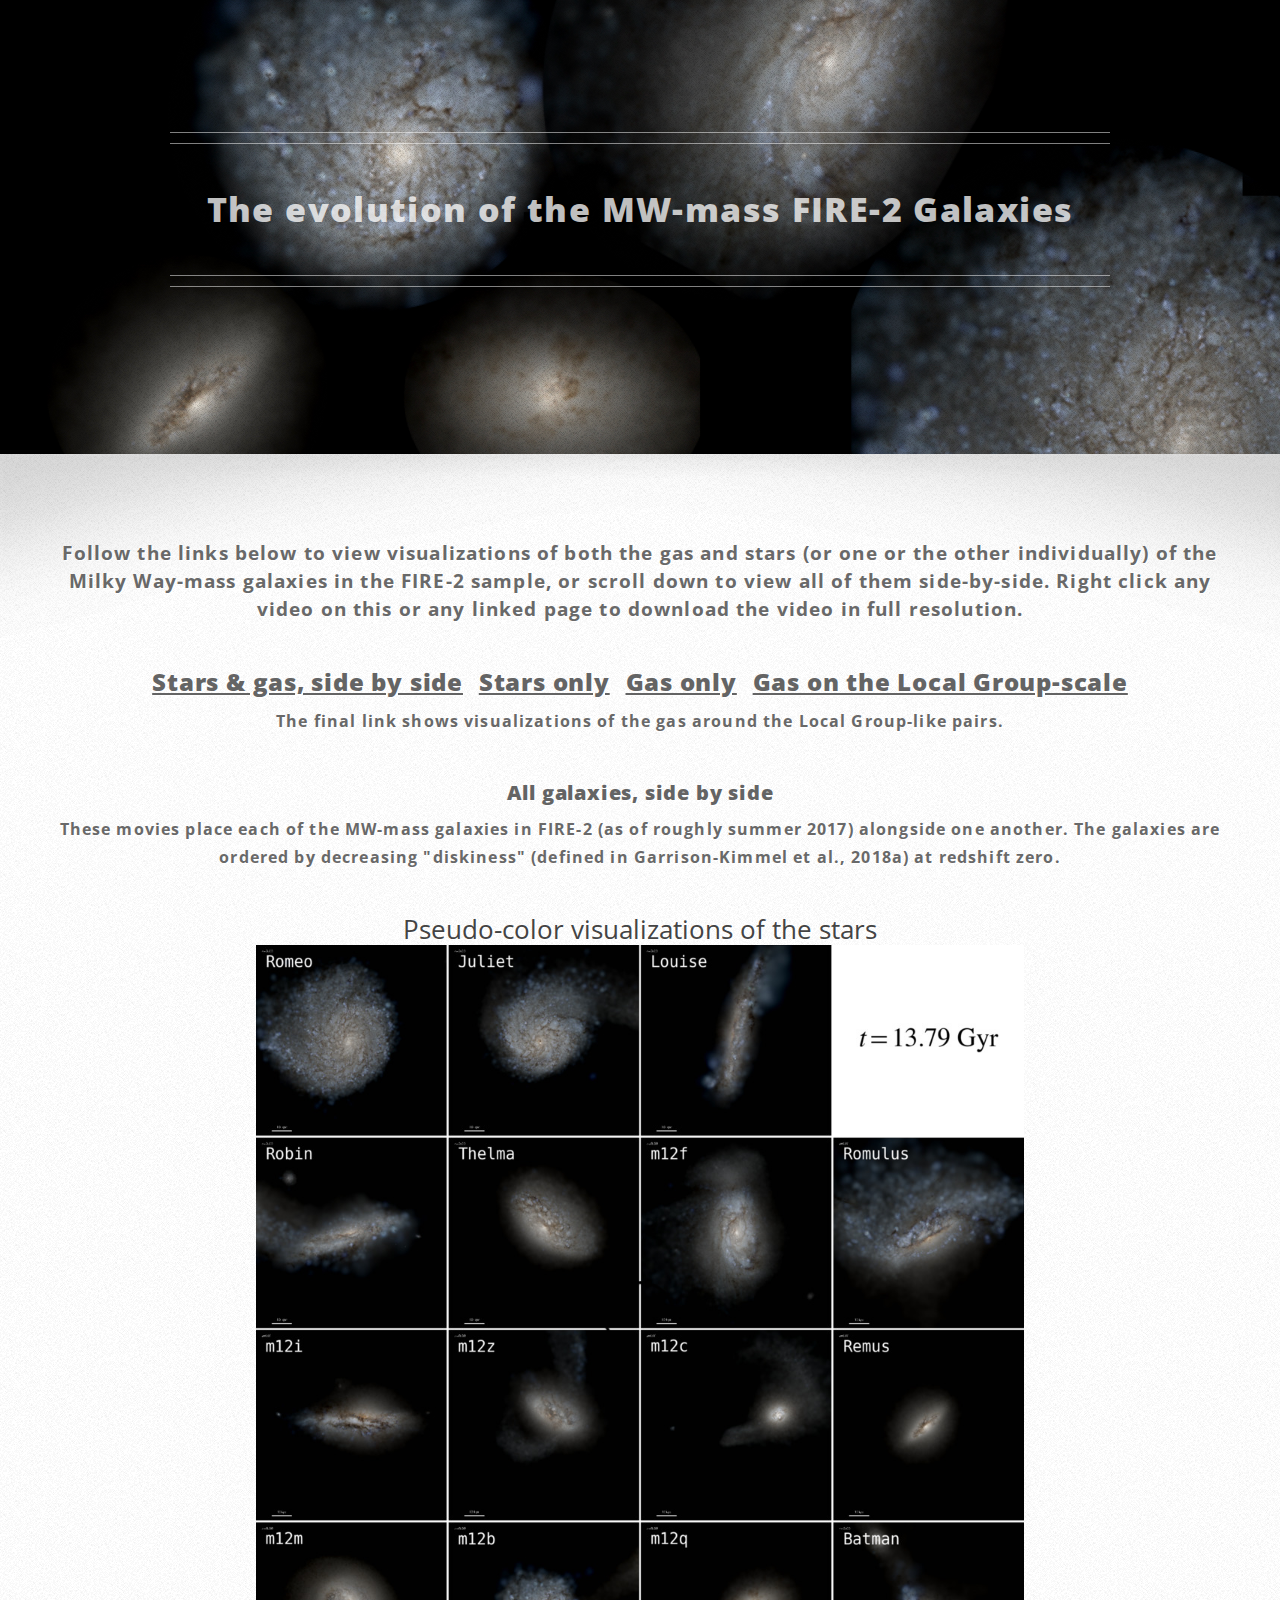
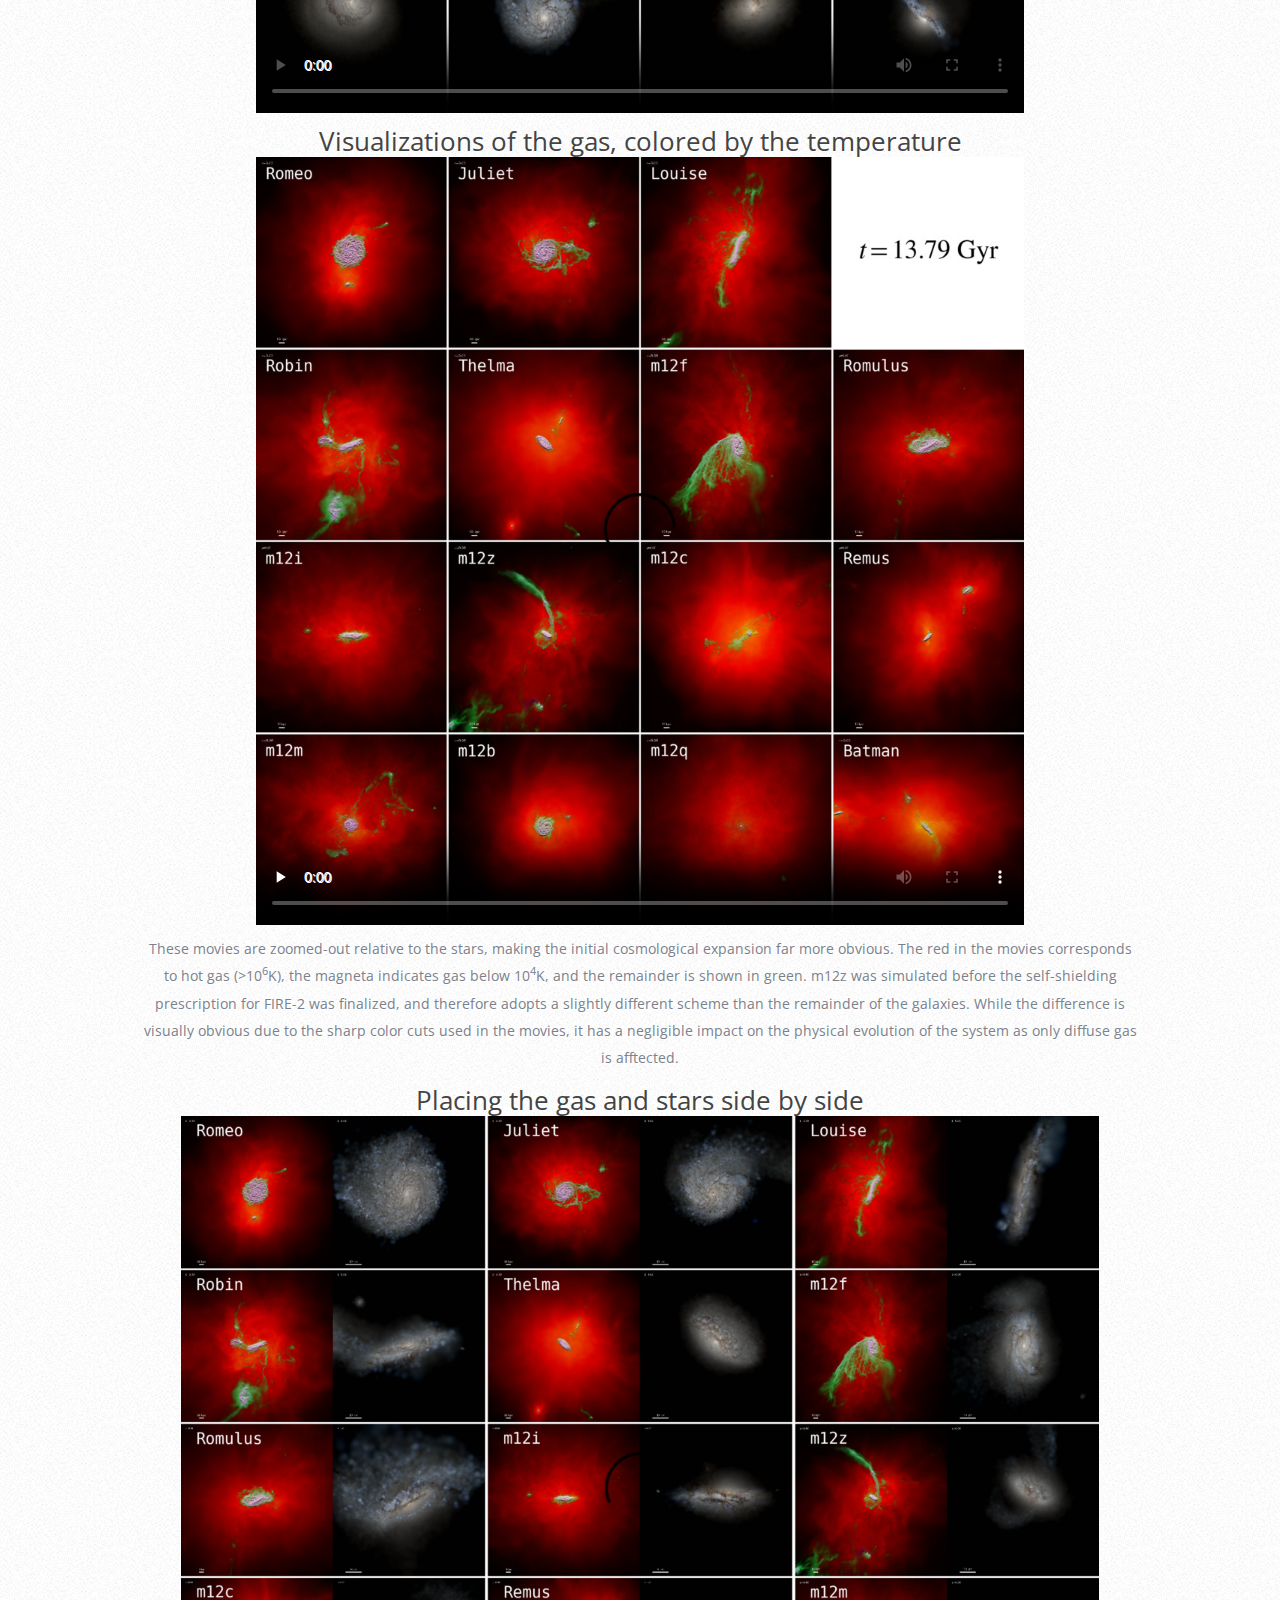
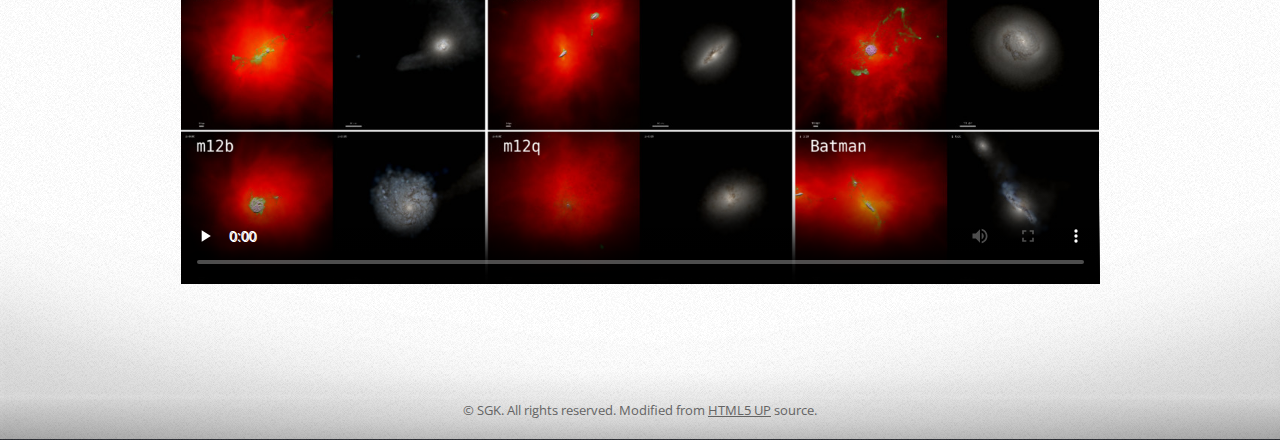
<file: astrophysics/firemovies.html>
<!DOCTYPE HTML>
<!--
	ZeroFour by HTML5 UP
	html5up.net | @n33co
	Free for personal and commercial use under the CCA 3.0 license (html5up.net/license)
-->
<html>
	<head>
		<!-- Global site tag (gtag.js) - Google Analytics -->
		<script async src="https://www.googletagmanager.com/gtag/js?id=UA-66405996-1"></script>
		<script>
		  window.dataLayer = window.dataLayer || [];
		  function gtag(){dataLayer.push(arguments);}
		  gtag('js', new Date());

		  gtag('config', 'UA-66405996-1');
		</script>

		<title>FIRE-2 visualizations</title>
		<meta charset="utf-8" />
		<meta name="viewport" content="width=device-width, initial-scale=1" />
		<!--[if lte IE 8]><script src="assets/js/ie/html5shiv.js"></script><![endif]-->
		<link rel="stylesheet" href="assets/css/main.css" />
		<!--[if lte IE 8]><link rel="stylesheet" href="assets/css/ie8.css" /><![endif]-->
		<!--[if lte IE 9]><link rel="stylesheet" href="assets/css/ie9.css" /><![endif]-->

		<!-- align the title of the videos properly -->
		<script>
		  var $vid = $('video','#container');
		  var $msg = $('#custom-message'); 
		  $msg.css({
		      top:$vid.offset().top + (($vid.height()/2) - ($msg.height()/2)),
		      left:$vid.offset().left + (($vid.width()/2) - ($msg.width()/2))
		  });​
		</script>
	</head>
	<body class="homepage">
		<div id="page-wrapper">

			<!-- Header -->
				<div id="vizheader-wrapper">
					<div class="container">

						<!-- Banner -->
							<div id="banner">
								<h2><strong>The evolution of the MW-mass FIRE-2 Galaxies</strong></h2>
								<br>
							</div>

					</div>
				</div>

			<!-- sidebyside -->
				<div id="main-wrapper">
					<div class="wrapper style1" id="comb">
						<div class="inner">
								<section class="container box feature1">

									<div class="row">
										<div class="12u">
											<header class="first major">
												<p><span style="margin: auto auto auto auto; font-size: 1.1em; text-transform: none;">
													Follow the links below to view visualizations of both the gas and stars (or one or the other individually)
													of the Milky Way-mass galaxies in the FIRE-2 sample, or scroll down to view all of them side-by-side.  Right
													click any video on this or any linked page to download the video in full resolution.
												</span></p>
													<p>
												<h3>
							<span style="display: inline-block; margin: 2px 5px 2px 5px; font-size: 1.2em; text-transform: none; text-decoration: underline"><a href="individualvids.html">Stars &amp; gas, side by side</a></span>
						    <span style="display: inline-block; margin: 2px 5px 2px 5px; font-size: 1.2em; text-transform: none; text-decoration: underline"><a href="starvids.html">Stars only</a></span>
						    <span style="display: inline-block; margin: 2px 5px 2px 5px; font-size: 1.2em; text-transform: none; text-decoration: underline"><a href="gasvids.html">Gas only</a></span>
						    <span style="display: inline-block; margin: 2px 5px 2px 5px; font-size: 1.2em; text-transform: none; text-decoration: underline"><a href="lgvids.html">Gas on the Local Group-scale</a></span>
												</h3>
						    						</p>
													<p><span style="margin: auto auto auto auto; font-size: 0.9em; text-transform: none;">The final link shows visualizations of the gas around the Local Group-like pairs.</span></p>
										</header>
<!-- 											</div>
									</div>

								</section>
				</div>
					</div>




				<div id="main-wrapper">
					<div class="wrapper style1" id="stacked"> 
						<div class="inner">
								<section class="container box feature1"> 

									<div class="row"> 
										<div class="12u"> -->
											<header class="first major"> 
												<p><h3>All galaxies, side by side</h3></p>
												<p> <span style="margin: auto auto auto auto; font-size: 0.9em; text-transform: none;">
													These movies place each of the MW-mass galaxies in FIRE-2 (as of roughly summer 2017) alongside
													one another.  The galaxies are ordered by decreasing "diskiness" (defined in Garrison-Kimmel et al., 
													2018a) at redshift zero. 
												</p></span>

									<div style="margin-top: 10px; margin-bottom: 10px">
										<div class="movhead" id="custom-message">Pseudo-color visualizations of the stars</div>
										<video style="display:block; margin: 0 auto;" width="768" poster="posterimages/allgalaxies/stars.jpg" controls>
										  <source src="https://www.dropbox.com/s/g296xn2fzskv425/tiled_star_movie_4K.mp4?raw=1" type="video/mp4">
										  <!-- <source src="movie.ogg" type="video/ogg"> -->
										  Your browser does not support the video tag.
										</video>
									</div>

									<div style="margin-top: 10px; margin-bottom: 10px">
										<div class="movhead" id="custom-message">Visualizations of the gas, colored by the temperature</div>
										<video style="display:block; margin: 0 auto;" height="768" poster="posterimages/allgalaxies/gas.jpg" preload="none" controls>
										  <source src="https://www.dropbox.com/s/v0pkwro2gwzo13q/tiled_gas_movie_4K.mp4?raw=1" type="video/mp4">
										  <!-- <source src="movie.ogg" type="video/ogg"> -->
										  Your browser does not support the video tag.
										</video>
<div style="font-size: 0.95em; text-transform: none; margin: 10px auto 2px auto; max-width: 995px">These movies are zoomed-out relative to the stars, making the initial cosmological expansion far more obvious.  The red in the movies corresponds to hot gas (>10<sup>6</sup>K), the magneta indicates gas below 10<sup>4</sup>K, and the remainder is shown in green.  m12z was simulated before the self-shielding prescription for FIRE-2 was finalized, and therefore adopts a slightly different scheme than the remainder of the galaxies.  While the difference is visually obvious due to the sharp color cuts used in the movies, it has a negligible impact on the physical evolution of the system as only diffuse gas is afftected.</div>
									</div>


									<div style="margin-top: 10px; margin-bottom: 10px">
										<div class="movhead" id="custom-message">Placing the gas and stars side by side</div>
										<video style="display:block; margin: 0 auto;" width="919" height="768" poster="posterimages/allgalaxies/combined.jpg" preload="none" controls>
										  <source src="https://www.dropbox.com/s/w8e91sdsqn15oaj/tiled_combined_movie.mp4?raw=1" type="video/mp4">
										  <!-- <source src="movie.ogg" type="video/ogg"> -->
										  Your browser does not support the video tag.
										</video>
									</div>
								</section>
						</div>
					</div>




			<!-- Footer Wrapper -->
				<div id="footer-wrapper">
					<footer id="footer" class="container">

						<div class="row">
							<div class="12u">
								<div id="copyright">
									<ul class="menu">
										<li>&copy; SGK. All rights reserved.  Modified from <a href="http://html5up.net">HTML5 UP</a> source.</li>
									</ul>
								</div>
							</div>
						</div>

					</footer>
				</div>

		</div>

		<!-- Scripts -->

			<script src="assets/js/jquery.min.js"></script>
			<script src="assets/js/jquery.dropotron.min.js"></script>
			<script src="assets/js/skel.min.js"></script>
			<script src="assets/js/skel-viewport.min.js"></script>
			<script src="assets/js/util.js"></script>
			<!--[if lte IE 8]><script src="assets/js/ie/respond.min.js"></script><![endif]-->
			<script src="assets/js/main.js"></script>

	</body>
</html>
</file>
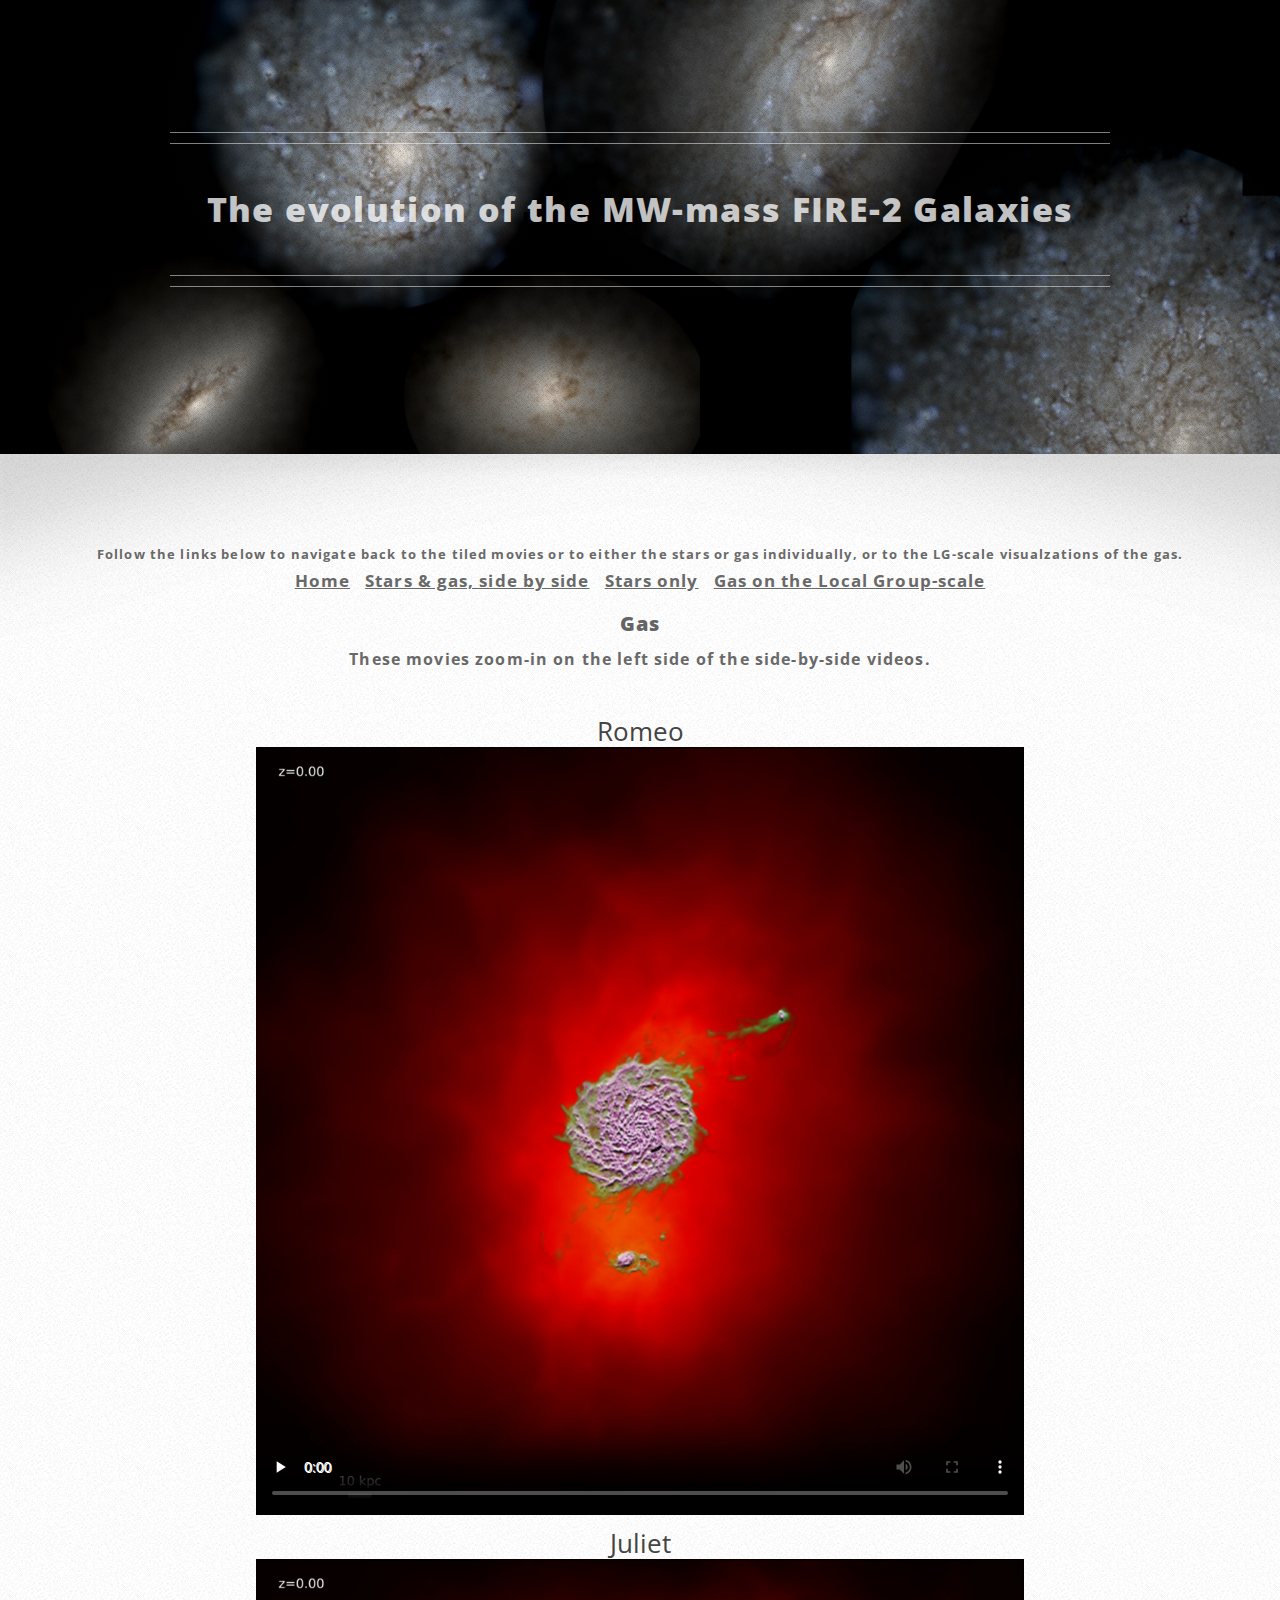
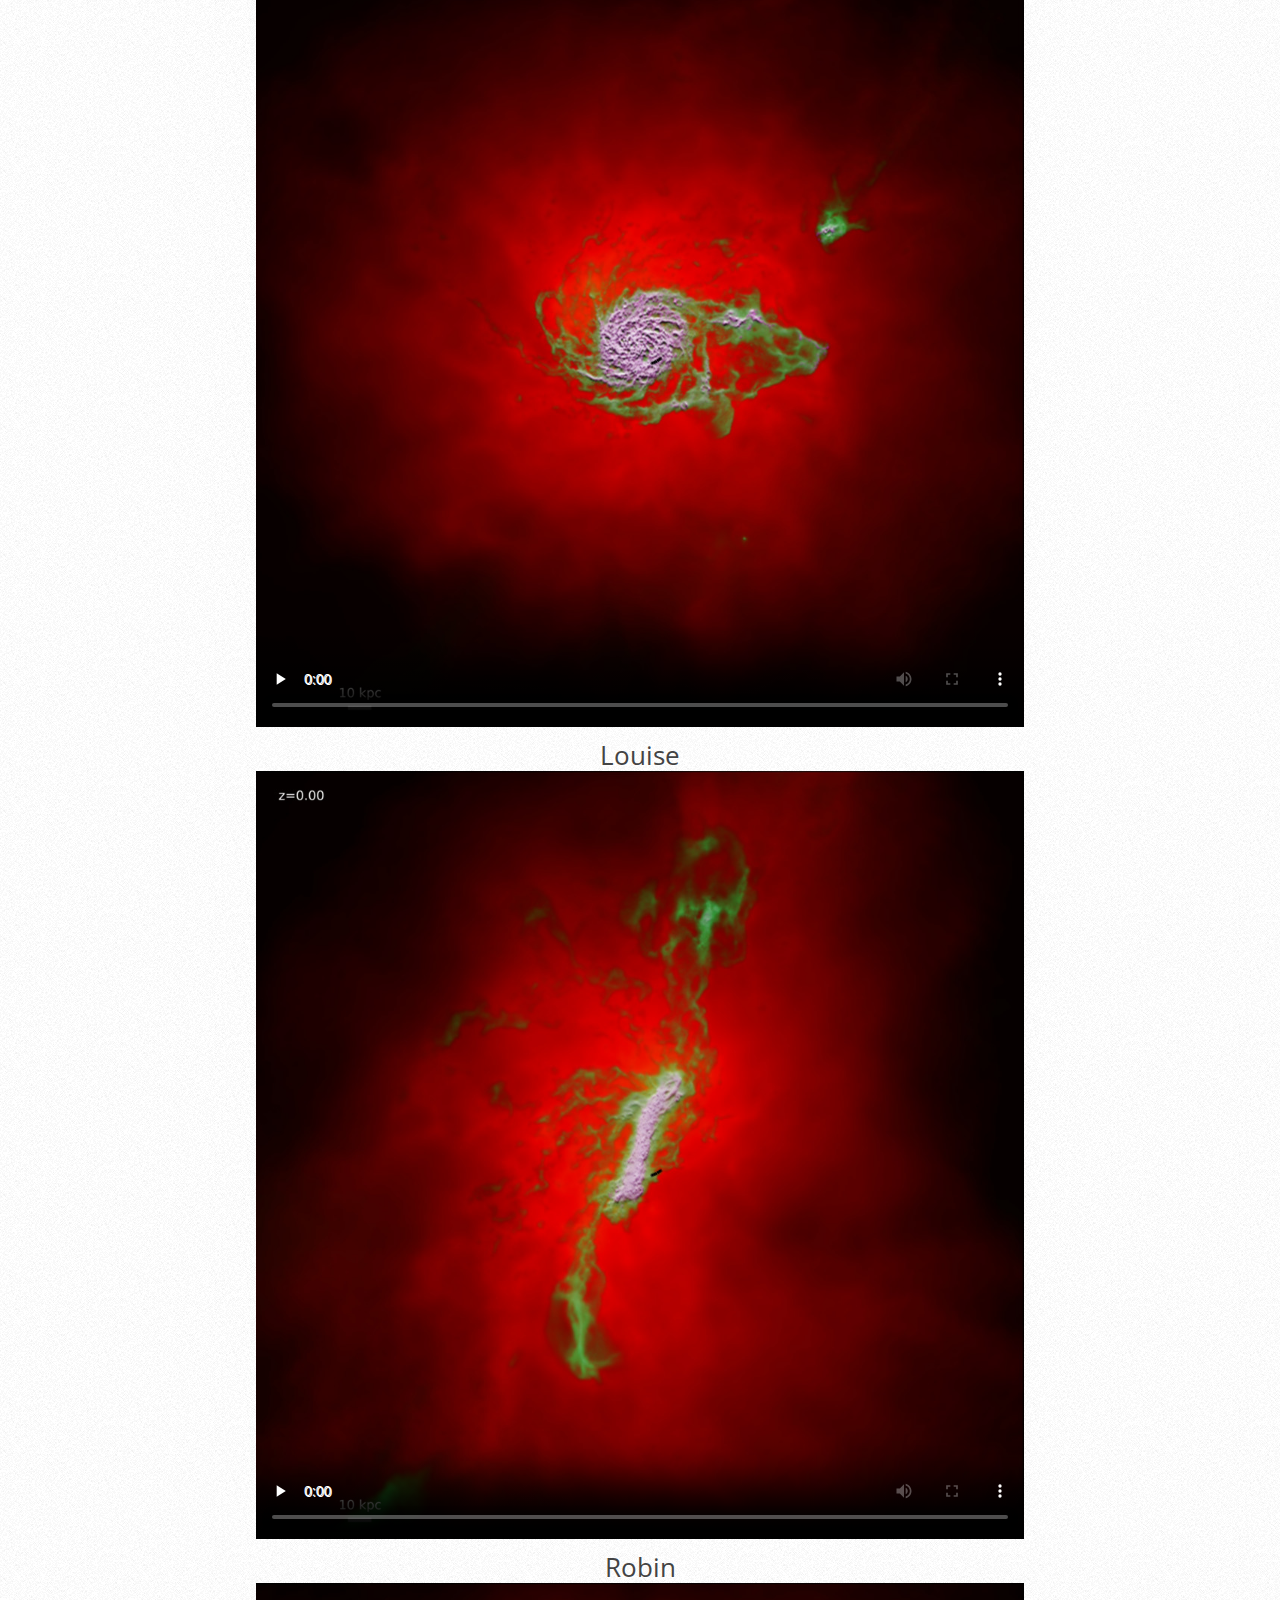
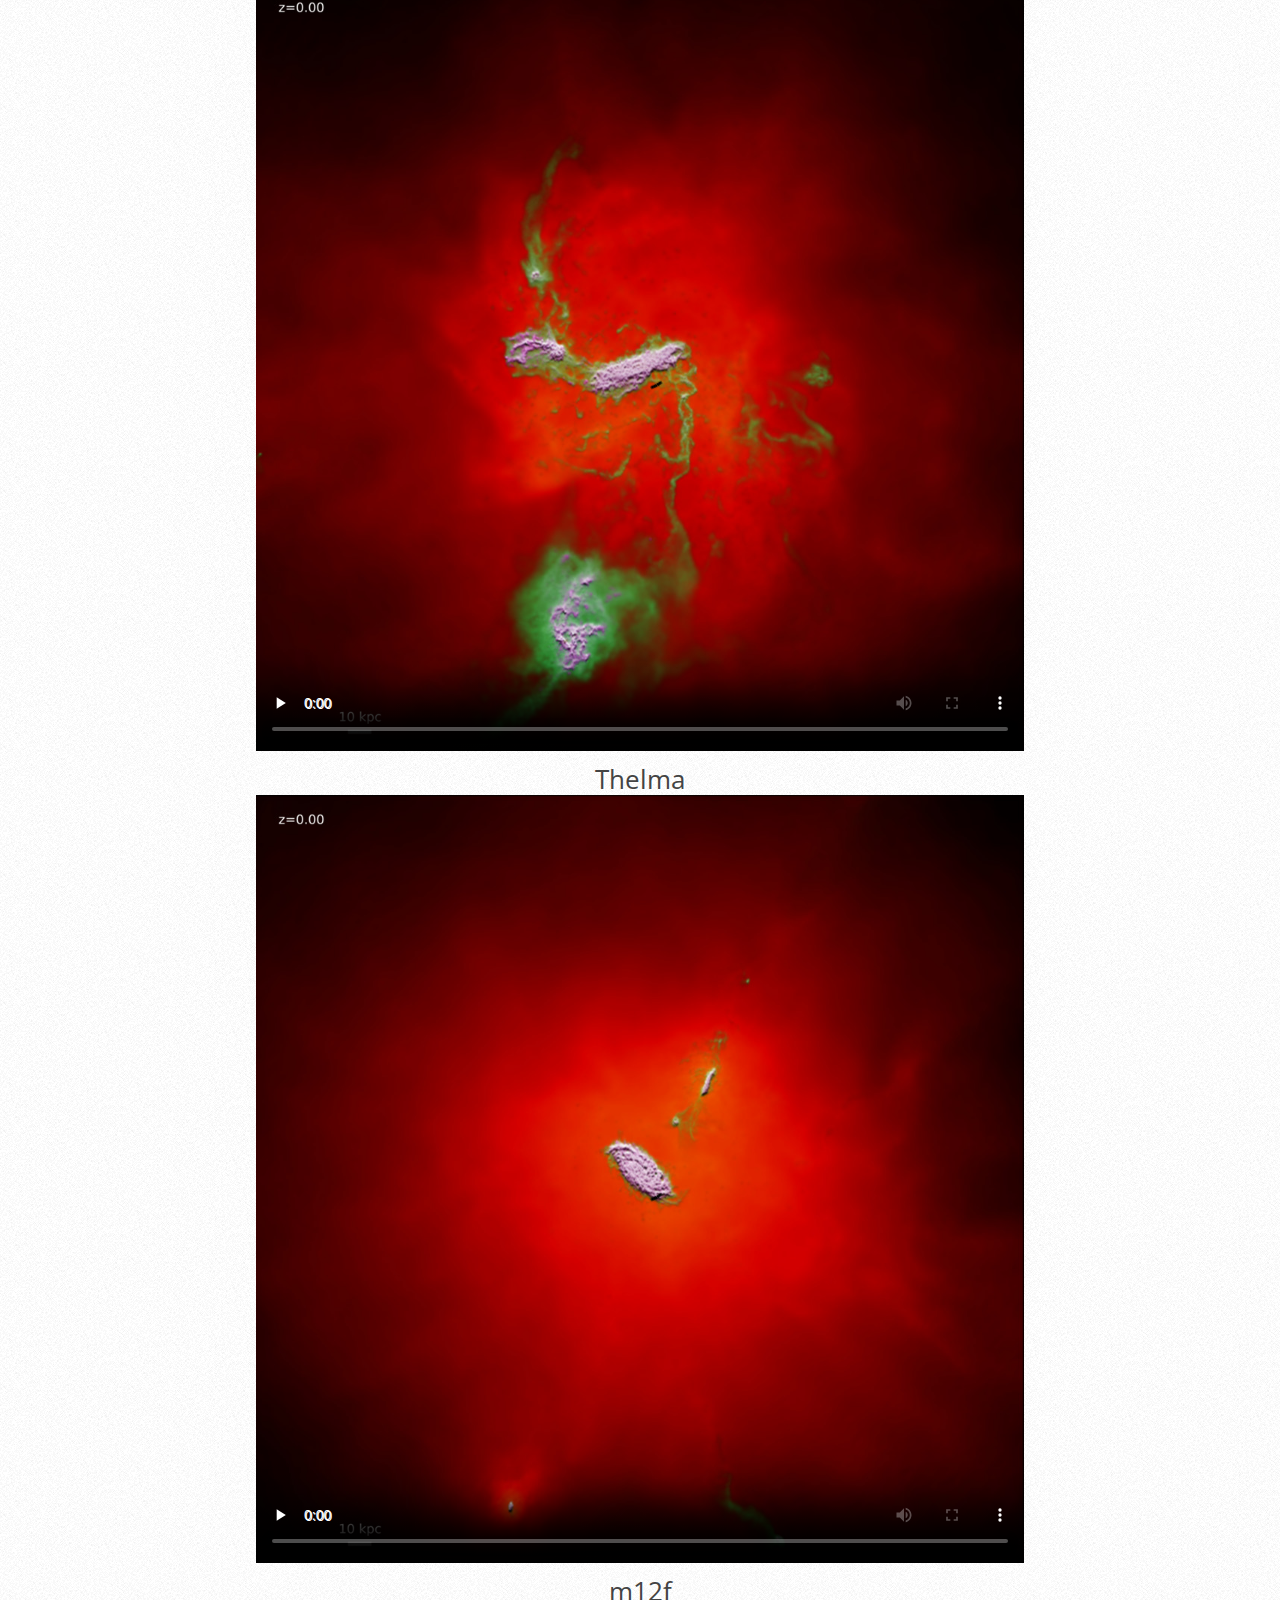
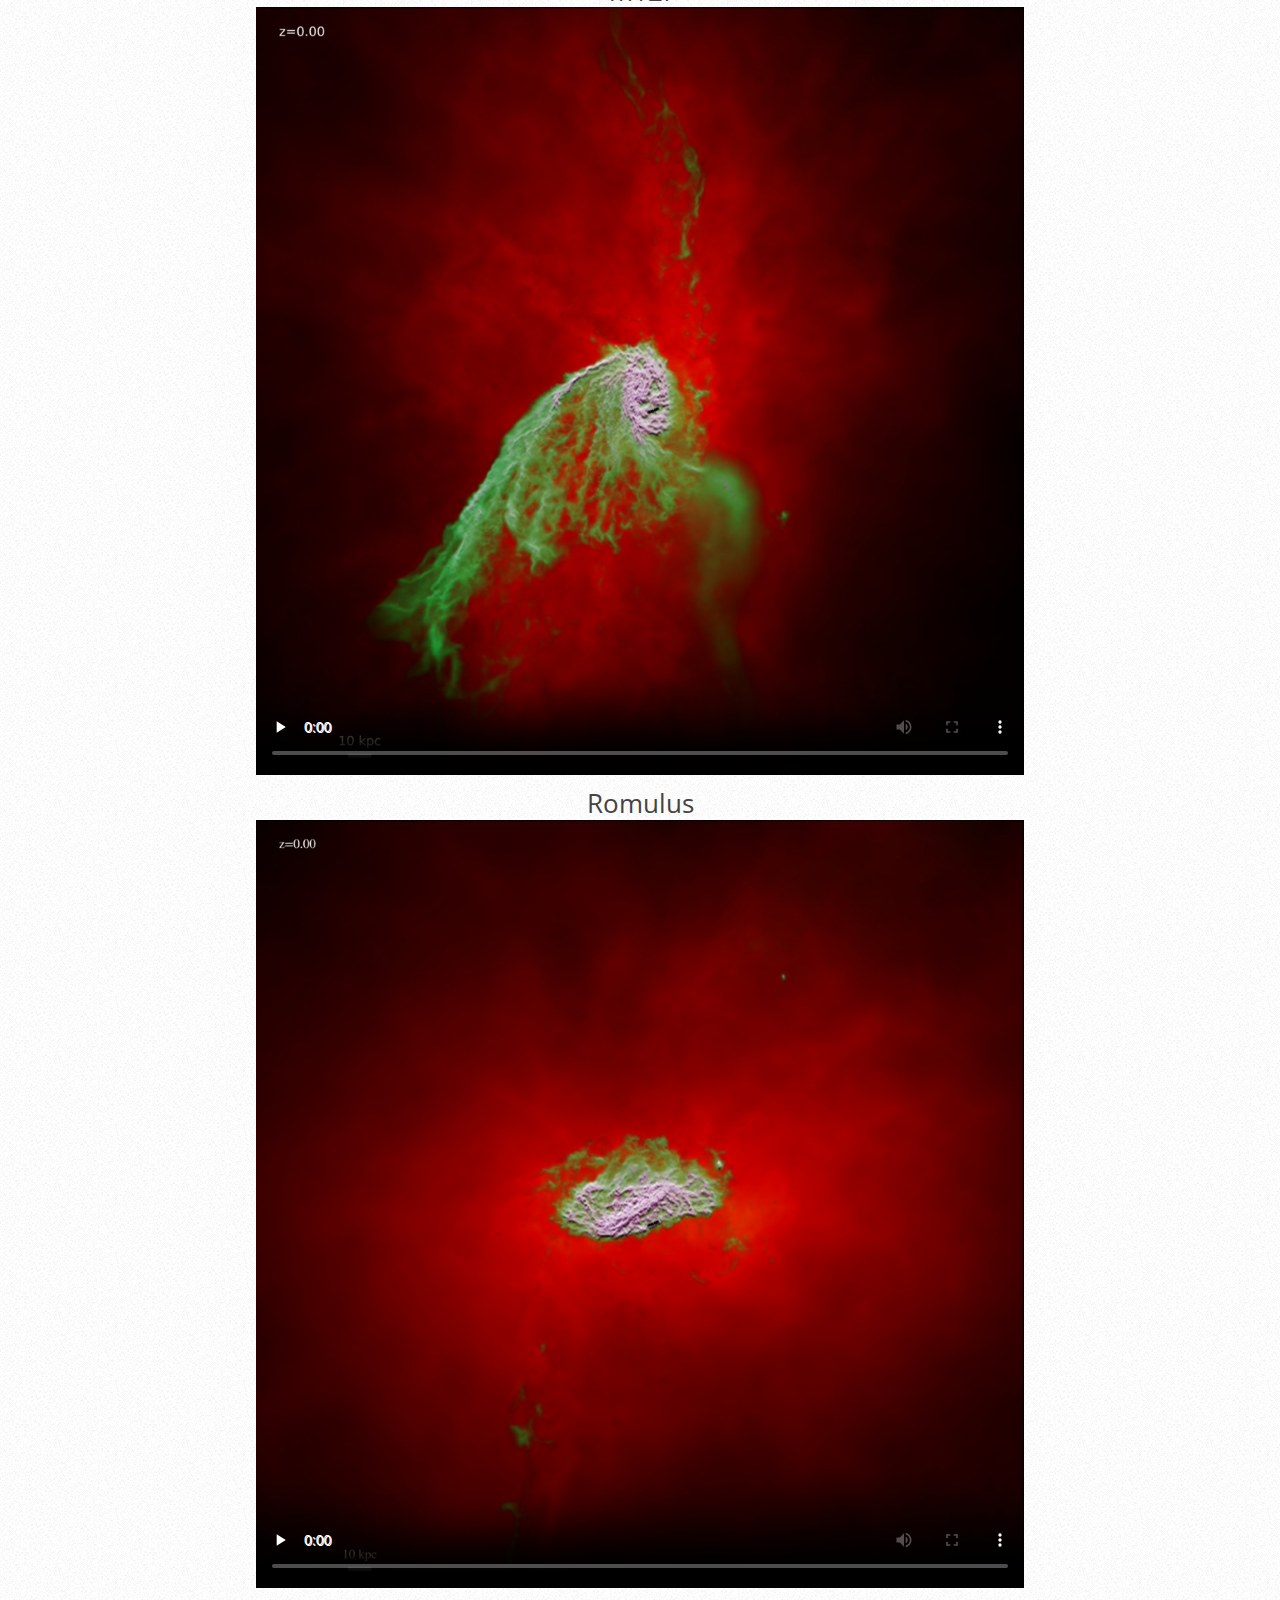
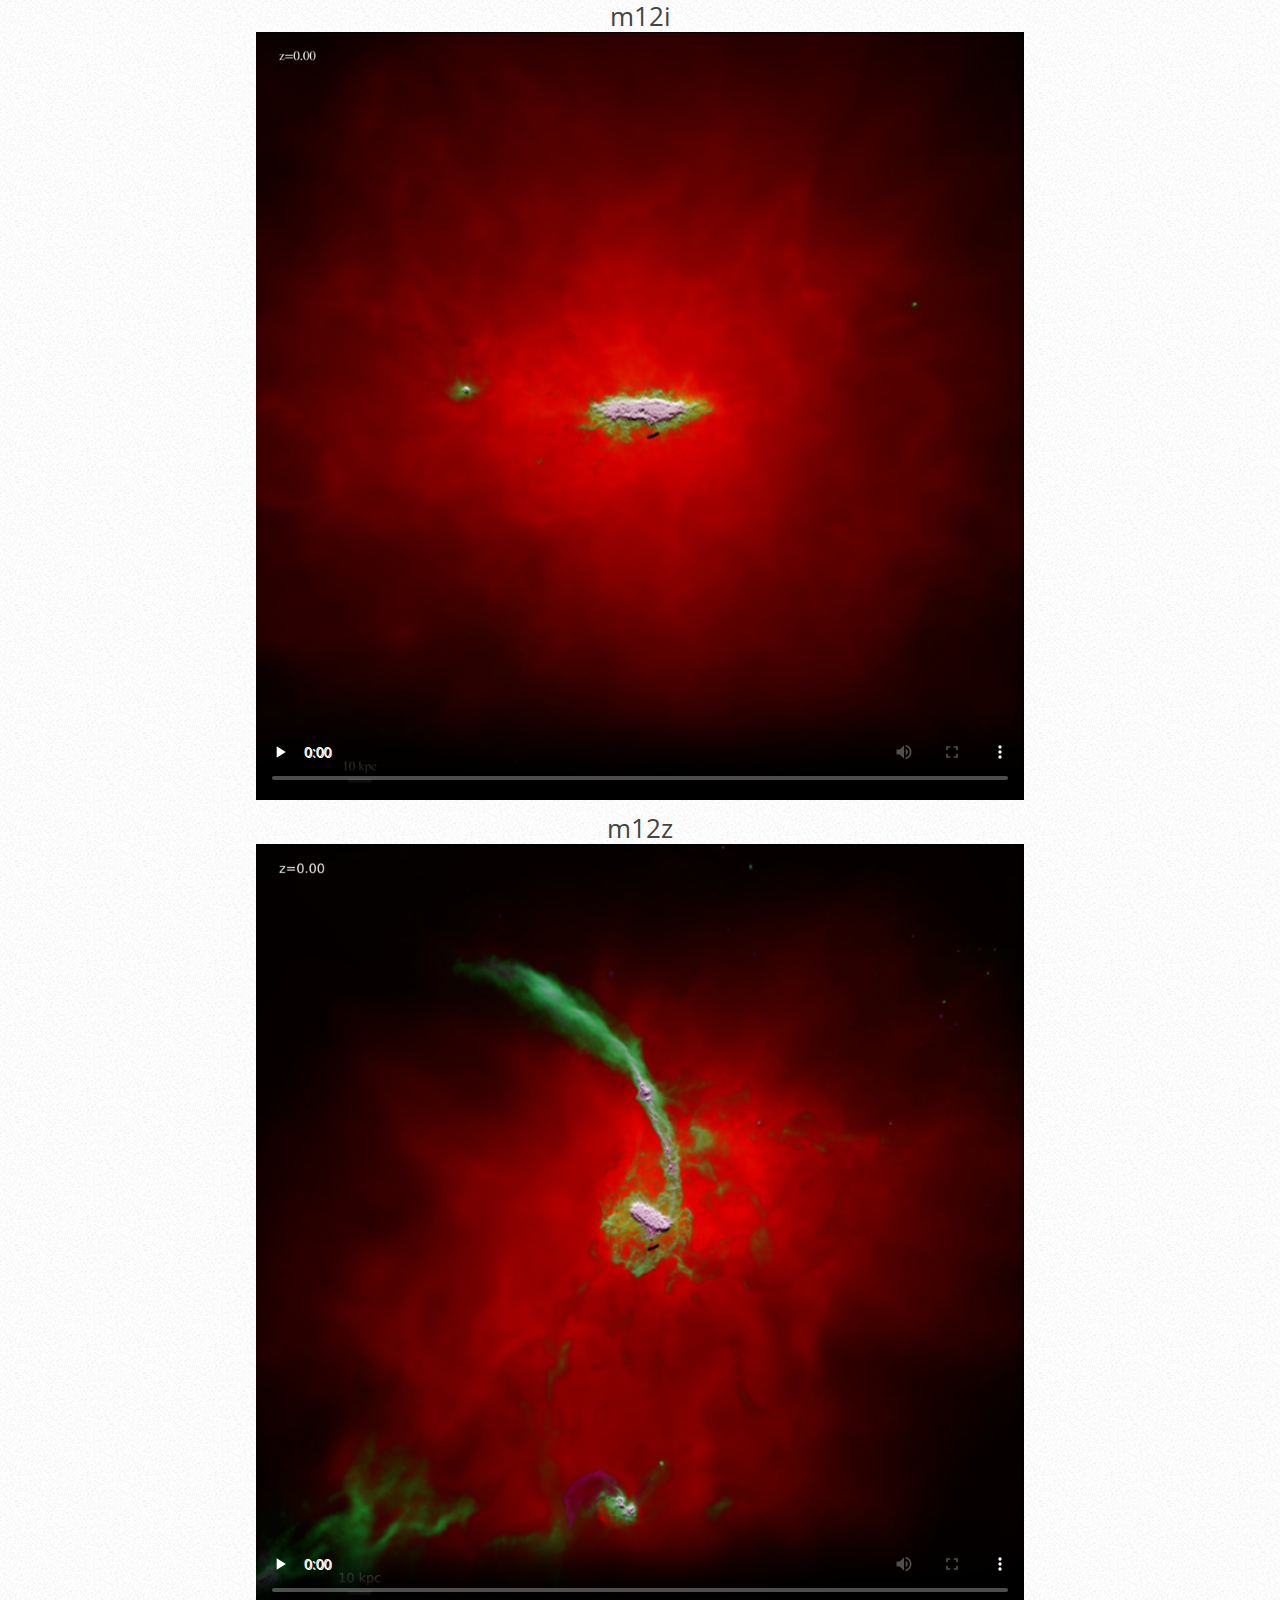
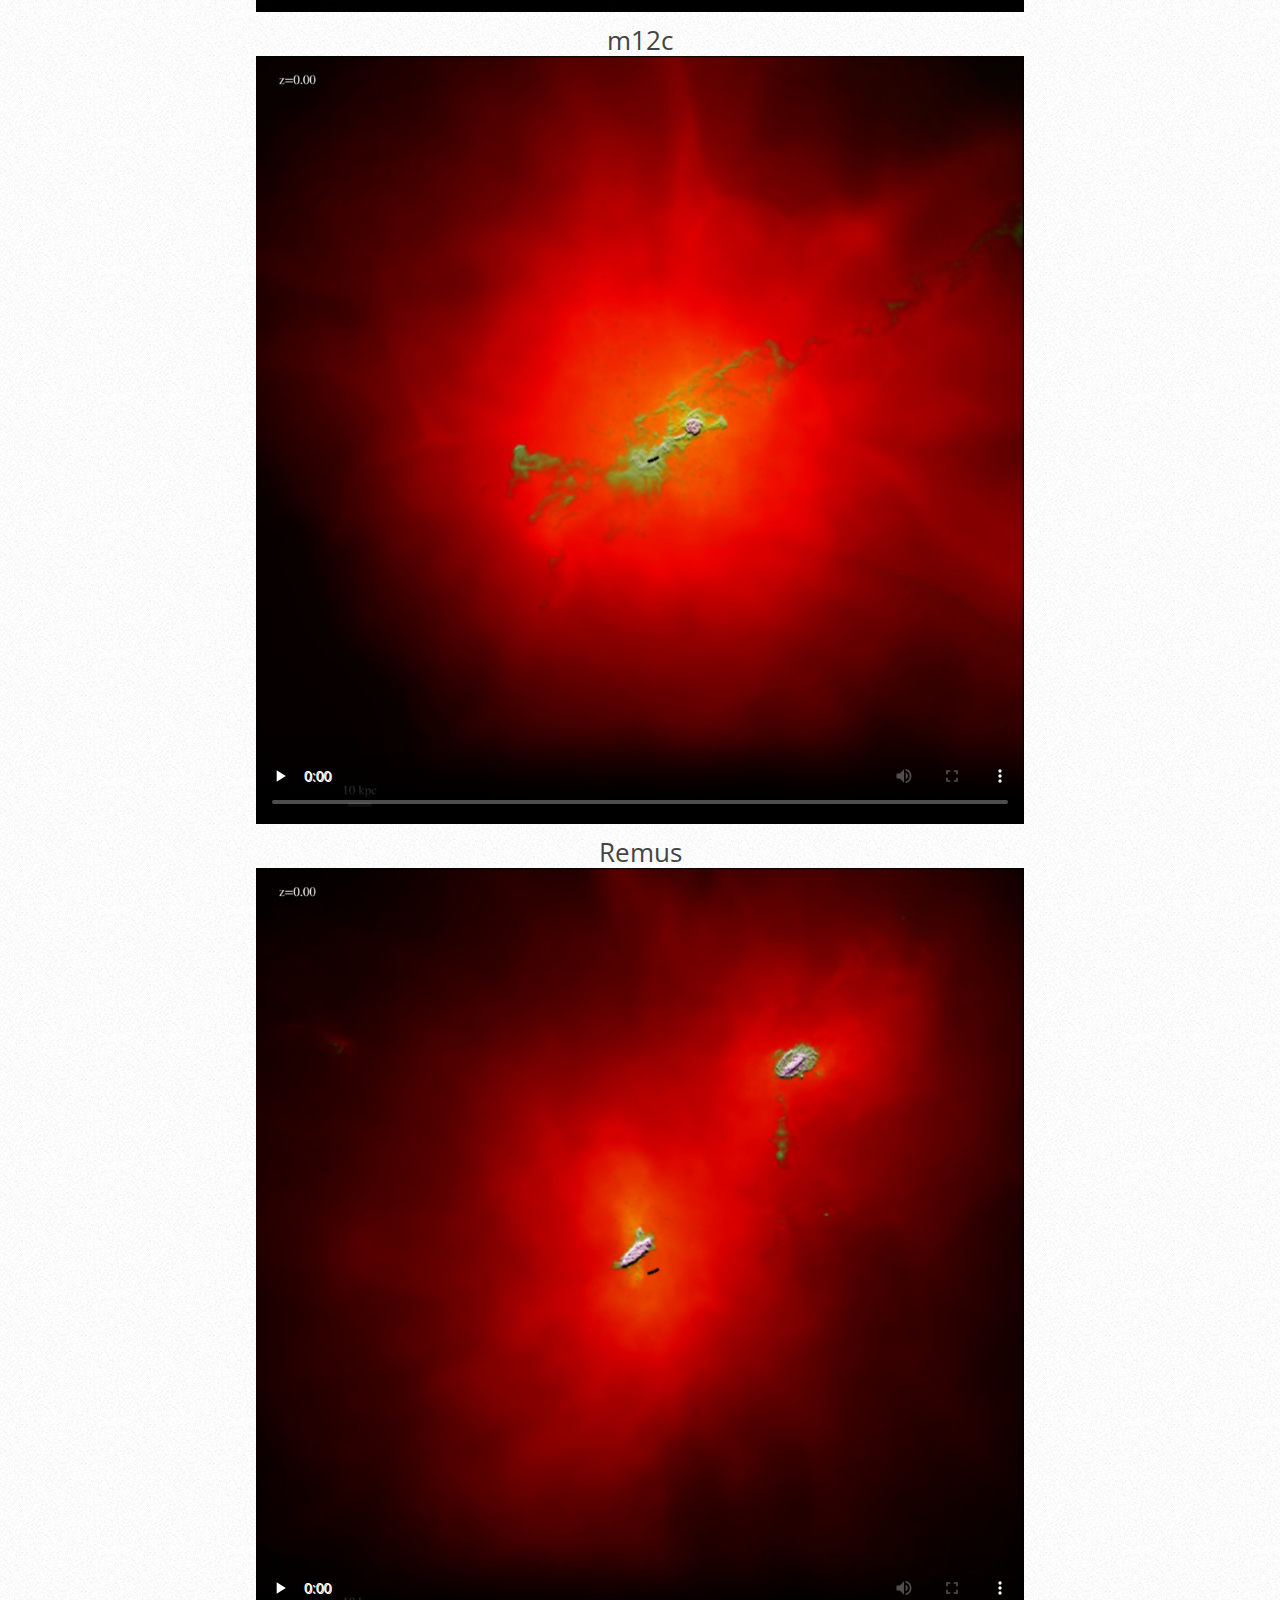
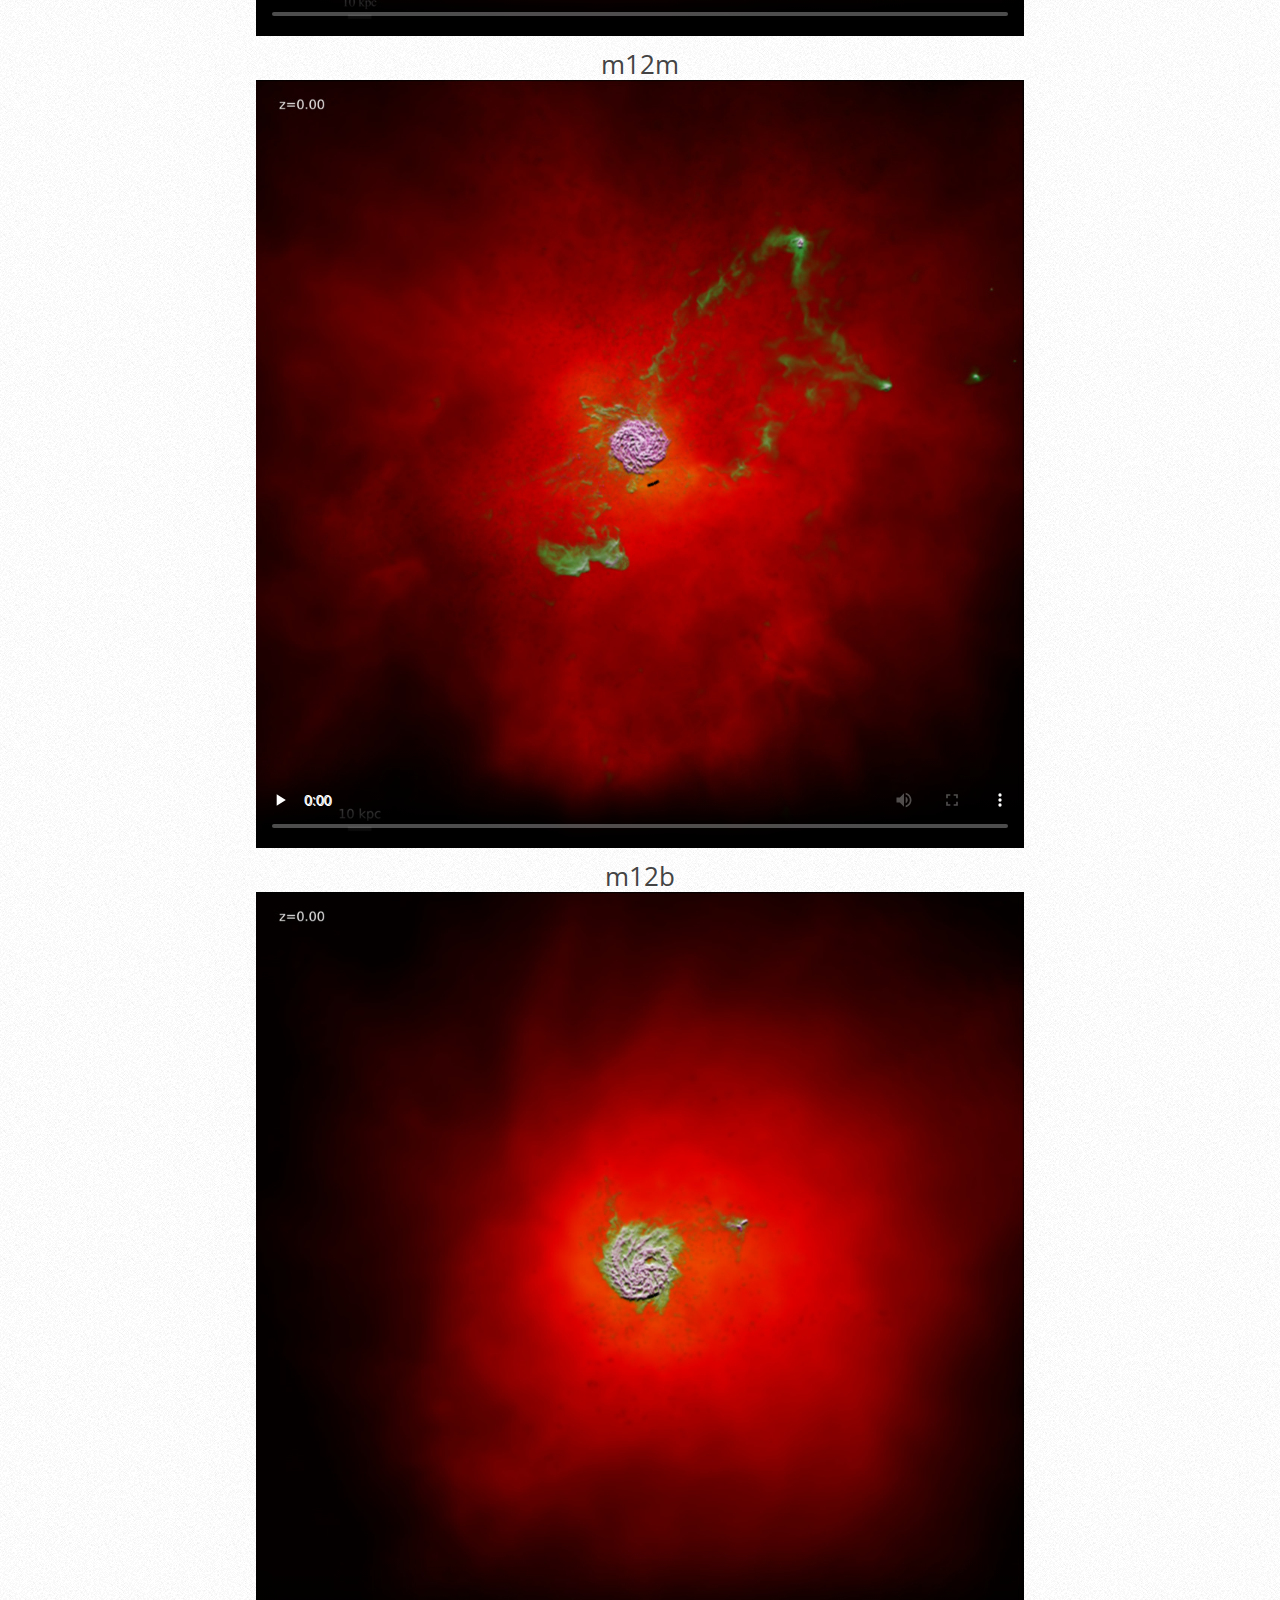
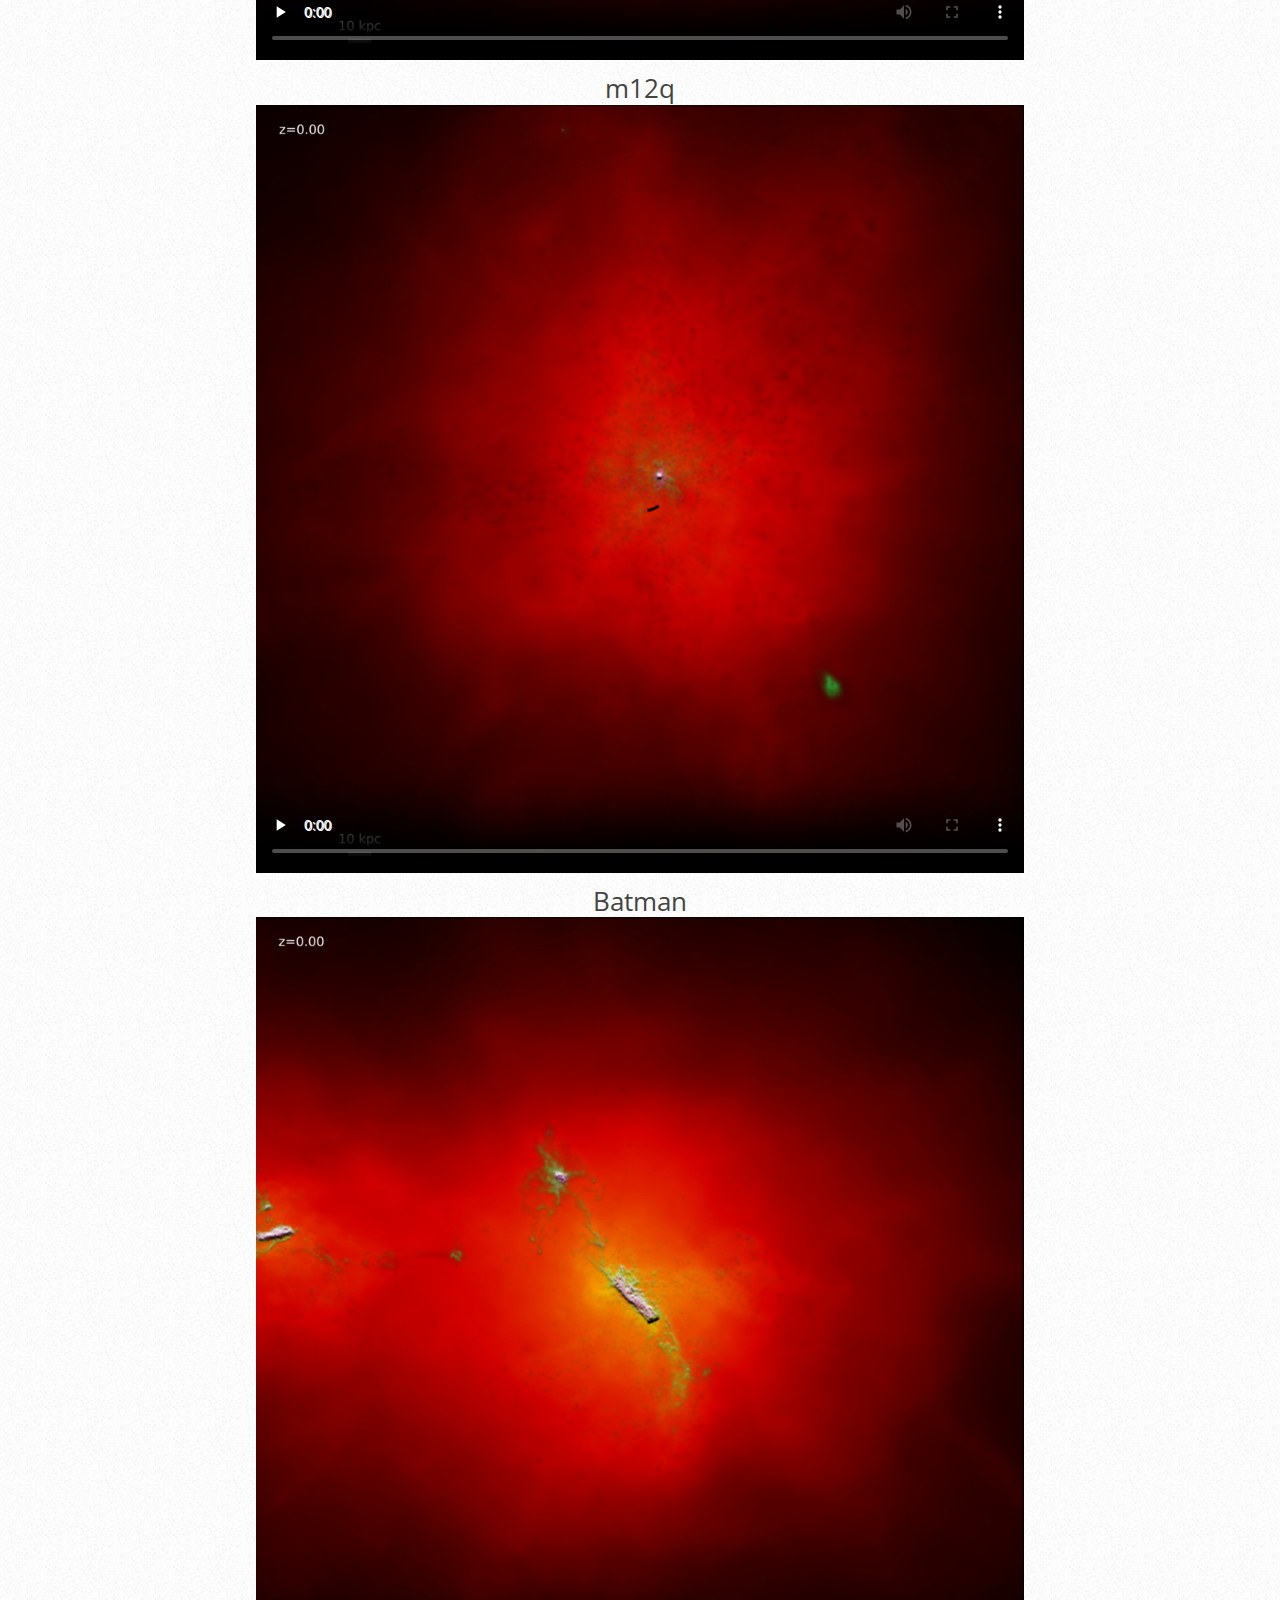
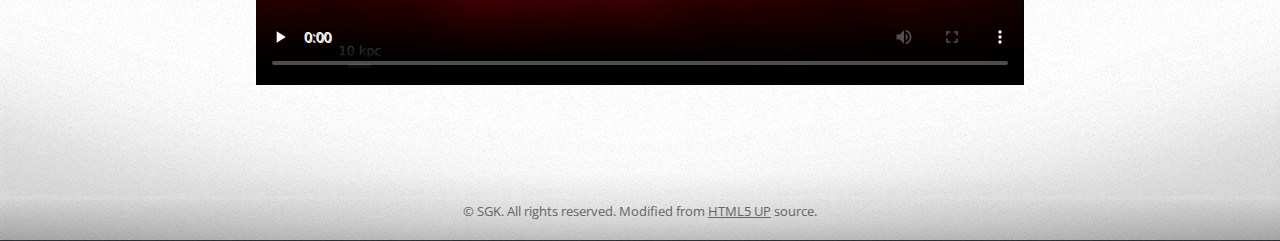
<file: astrophysics/gasvids.html>
<!DOCTYPE HTML>
<!--
	ZeroFour by HTML5 UP
	html5up.net | @n33co
	Free for personal and commercial use under the CCA 3.0 license (html5up.net/license)
-->
<html>
	<head>
		<title>FIRE-2 visualizations</title>
		<meta charset="utf-8" />
		<meta name="viewport" content="width=device-width, initial-scale=1" />
		<!--[if lte IE 8]><script src="assets/js/ie/html5shiv.js"></script><![endif]-->
		<link rel="stylesheet" href="assets/css/main.css" />
		<!--[if lte IE 8]><link rel="stylesheet" href="assets/css/ie8.css" /><![endif]-->
		<!--[if lte IE 9]><link rel="stylesheet" href="assets/css/ie9.css" /><![endif]-->

<script>
  (function(i,s,o,g,r,a,m){i["GoogleAnalyticsObject"]=r;i[r]=i[r]||function(){
  (i[r].q=i[r].q||[]).push(arguments)},i[r].l=1*new Date();a=s.createElement(o),
  m=s.getElementsByTagName(o)[0];a.async=1;a.src=g;m.parentNode.insertBefore(a,m)
  })(window,document,"script","//www.google-analytics.com/analytics.js","ga");

  ga("create", "UA-66405996-1", "auto");
  ga("send", "pageview");


  var $vid = $("video","#container");
  var $msg = $("#custom-message"); 
  $msg.css({
      top:$vid.offset().top + (($vid.height()/2) - ($msg.height()/2)),
      left:$vid.offset().left + (($vid.width()/2) - ($msg.width()/2))
  });​

</script>
	</head>
	<body class="homepage">
		<div id="page-wrapper">

			<!-- Header -->
				<div id="vizheader-wrapper">
					<div class="container">

						<!-- Banner -->
							<div id="banner">
								<h2><strong>The evolution of the MW-mass FIRE-2 Galaxies</strong></h2>
								<br>
							</div>

					</div>
				</div>

			<!-- sidebyside -->
				<div id="main-wrapper">
					<div class="wrapper style1" id="comb">
						<div class="inner">
								<section class="container box feature1">

									<div class="row">
										<div class="12u">


											<header class="first major">
												<p><span style="margin: 0 auto -30px auto; font-size: 0.75em; text-transform: none;">
													Follow the links below to navigate back to the tiled movies or to either the stars or gas individually, or to the LG-scale visualzations of the gas.
												</span></p>
												<h3>
													<p style="font-size: 0.85em; margin: -30px auto -30px auto; text-transform: none">
														<span style="display: inline-block; margin: 2px 5px 2px 5px; text-decoration: underline;"><a href="firemovies.html">Home</a></span>
														<span style="display: inline-block; margin: 2px 5px 2px 5px; text-decoration: underline;"><a href="individualvids.html">Stars &amp; gas, side by side</a></span>
														<span style="display: inline-block; margin: 2px 5px 2px 5px; text-decoration: underline;"><a href="starvids.html">Stars only</a></span>
														<span style="display: inline-block; margin: 2px 5px 2px 5px; text-decoration: underline;"><a href="lgvids.html">Gas on the Local Group-scale</a></span>
													</p>
												</h3>
											</header>

											<header class="first major"> 
												<p><h3>Gas</h3></p>
												<p> <span style="margin: auto auto auto auto; font-size: 0.9em; text-transform: none;">
													These movies zoom-in on the left side of the side-by-side videos.
												</p></span>



<div style="margin-top: 10px; margin-bottom: 10px">
<div class="movhead" id="custom-message">Romeo</div>
<video style="display:block; margin: 0 auto;" width="768" height="768" poster="posterimages/gas/Romeo.jpg" preload="none" controls>
<source src="https://www.dropbox.com/s/f86wftpsx12x24q/RomeoGas.mp4?raw=1" type="video/mp4">
Your browser does not support the video tag.
</video>
</div>


<div style="margin-top: 10px; margin-bottom: 10px">
<div class="movhead" id="custom-message">Juliet</div>
<video style="display:block; margin: 0 auto;" width="768" height="768" poster="posterimages/gas/Juliet.jpg" preload="none" controls>
<source src="https://www.dropbox.com/s/8qrme9fe4pishkt/Juliet-gas.mp4?raw=1" type="video/mp4">
Your browser does not support the video tag.
</video>
</div>


<div style="margin-top: 10px; margin-bottom: 10px">
<div class="movhead" id="custom-message">Louise</div>
<video style="display:block; margin: 0 auto;" width="768" height="768" poster="posterimages/gas/Louise.jpg" preload="none" controls>
<source src="https://www.dropbox.com/s/ydcdsxcr3ejzivo/LouiseGas.mp4?raw=1" type="video/mp4">
Your browser does not support the video tag.
</video>
</div>


<div style="margin-top: 10px; margin-bottom: 10px">
<div class="movhead" id="custom-message">Robin</div>
<video style="display:block; margin: 0 auto;" width="768" height="768" poster="posterimages/gas/Robin.jpg" preload="none" controls>
<source src="https://www.dropbox.com/s/zdnfbrk7c6uh8a8/Robin-Gas.mp4?raw=1" type="video/mp4">
Your browser does not support the video tag.
</video>
</div>


<div style="margin-top: 10px; margin-bottom: 10px">
<div class="movhead" id="custom-message">Thelma</div>
<video style="display:block; margin: 0 auto;" width="768" height="768" poster="posterimages/gas/Thelma.jpg" preload="none" controls>
<source src="https://www.dropbox.com/s/h8gqvahhvugc6cz/ThelmaGas.mp4?raw=1" type="video/mp4">
Your browser does not support the video tag.
</video>
</div>


<div style="margin-top: 10px; margin-bottom: 10px">
<div class="movhead" id="custom-message">m12f</div>
<video style="display:block; margin: 0 auto;" width="768" height="768" poster="posterimages/gas/m12f_ref13.jpg" preload="none" controls>
<source src="https://www.dropbox.com/s/1vxuhht3gg5smjr/m12f_ref13_gas.mp4?raw=1" type="video/mp4">
Your browser does not support the video tag.
</video>
</div>


<div style="margin-top: 10px; margin-bottom: 10px">
<div class="movhead" id="custom-message">Romulus</div>
<video style="display:block; margin: 0 auto;" width="768" height="768" poster="posterimages/gas/Romulus.jpg" preload="none" controls>
<source src="https://www.dropbox.com/s/xxmxoopsi6ktryj/Romulus_Gas.mp4?raw=1" type="video/mp4">
Your browser does not support the video tag.
</video>
</div>


<div style="margin-top: 10px; margin-bottom: 10px">
<div class="movhead" id="custom-message">m12i</div>
<video style="display:block; margin: 0 auto;" width="768" height="768" poster="posterimages/gas/m12i_ref13.jpg" preload="none" controls>
<source src="https://www.dropbox.com/s/vwldjrcdnfpae9h/m12i_ref13_gas.mp4?raw=1" type="video/mp4">
Your browser does not support the video tag.
</video>
</div>


<div style="margin-top: 10px; margin-bottom: 10px">
<div class="movhead" id="custom-message">m12z</div>
<video style="display:block; margin: 0 auto;" width="768" height="768" poster="posterimages/gas/m12z_ref13.jpg" preload="none" controls>
<source src="https://www.dropbox.com/s/vri3kqt3luj0vnx/m12z_ref13_gas.mp4?raw=1" type="video/mp4">
Your browser does not support the video tag.
</video>
</div>


<div style="margin-top: 10px; margin-bottom: 10px">
<div class="movhead" id="custom-message">m12c</div>
<video style="display:block; margin: 0 auto;" width="768" height="768" poster="posterimages/gas/m12c_ref12.jpg" preload="none" controls>
<source src="https://www.dropbox.com/s/ydsozdnyp6uehc1/m12c_ref12_gas.mp4?raw=1" type="video/mp4">
Your browser does not support the video tag.
</video>
</div>


<div style="margin-top: 10px; margin-bottom: 10px">
<div class="movhead" id="custom-message">Remus</div>
<video style="display:block; margin: 0 auto;" width="768" height="768" poster="posterimages/gas/Remus.jpg" preload="none" controls>
<source src="https://www.dropbox.com/s/ci5ulioqqgekyug/Remus_Gas.mp4?raw=1" type="video/mp4">
Your browser does not support the video tag.
</video>
</div>


<div style="margin-top: 10px; margin-bottom: 10px">
<div class="movhead" id="custom-message">m12m</div>
<video style="display:block; margin: 0 auto;" width="768" height="768" poster="posterimages/gas/m12m_ref13.jpg" preload="none" controls>
<source src="https://www.dropbox.com/s/ocuyfea5tl9vqd5/m12m_ref13_gas.mp4?raw=1" type="video/mp4">
Your browser does not support the video tag.
</video>
</div>


<div style="margin-top: 10px; margin-bottom: 10px">
<div class="movhead" id="custom-message">m12b</div>
<video style="display:block; margin: 0 auto;" width="768" height="768" poster="posterimages/gas/m12b_ref12.jpg" preload="none" controls>
<source src="https://www.dropbox.com/s/asw0gto3lrujfu2/m12b_ref12_gas.mp4?raw=1" type="video/mp4">
Your browser does not support the video tag.
</video>
</div>


<div style="margin-top: 10px; margin-bottom: 10px">
<div class="movhead" id="custom-message">m12q</div>
<video style="display:block; margin: 0 auto;" width="768" height="768" poster="posterimages/gas/m12q_ref12.jpg" preload="none" controls>
<source src="https://www.dropbox.com/s/jxvmamog4uca788/m12q_ref12_gas.mp4?raw=1" type="video/mp4">
Your browser does not support the video tag.
</video>
</div>


<div style="margin-top: 10px; margin-bottom: 10px">
<div class="movhead" id="custom-message">Batman</div>
<video style="display:block; margin: 0 auto;" width="768" height="768" poster="posterimages/gas/Batman.jpg" preload="none" controls>
<source src="https://www.dropbox.com/s/s5g9e15s1gbxux8/Batman-Gas.mp4?raw=1" type="video/mp4">
Your browser does not support the video tag.
</video>
</div>

											</header>






								</section>
						</div>
					</div>




			<!-- Footer Wrapper -->
				<div id="footer-wrapper">
					<footer id="footer" class="container">

						<div class="row">
							<div class="12u">
								<div id="copyright">
									<ul class="menu">
										<li>&copy; SGK. All rights reserved.  Modified from <a href="http://html5up.net">HTML5 UP</a> source.</li>
									</ul>
								</div>
							</div>
						</div>

					</footer>
				</div>

		</div>

		<!-- Scripts -->

			<script src="assets/js/jquery.min.js"></script>
			<script src="assets/js/jquery.dropotron.min.js"></script>
			<script src="assets/js/skel.min.js"></script>
			<script src="assets/js/skel-viewport.min.js"></script>
			<script src="assets/js/util.js"></script>
			<!--[if lte IE 8]><script src="assets/js/ie/respond.min.js"></script><![endif]-->
			<script src="assets/js/main.js"></script>

	</body>
</html>
</file>
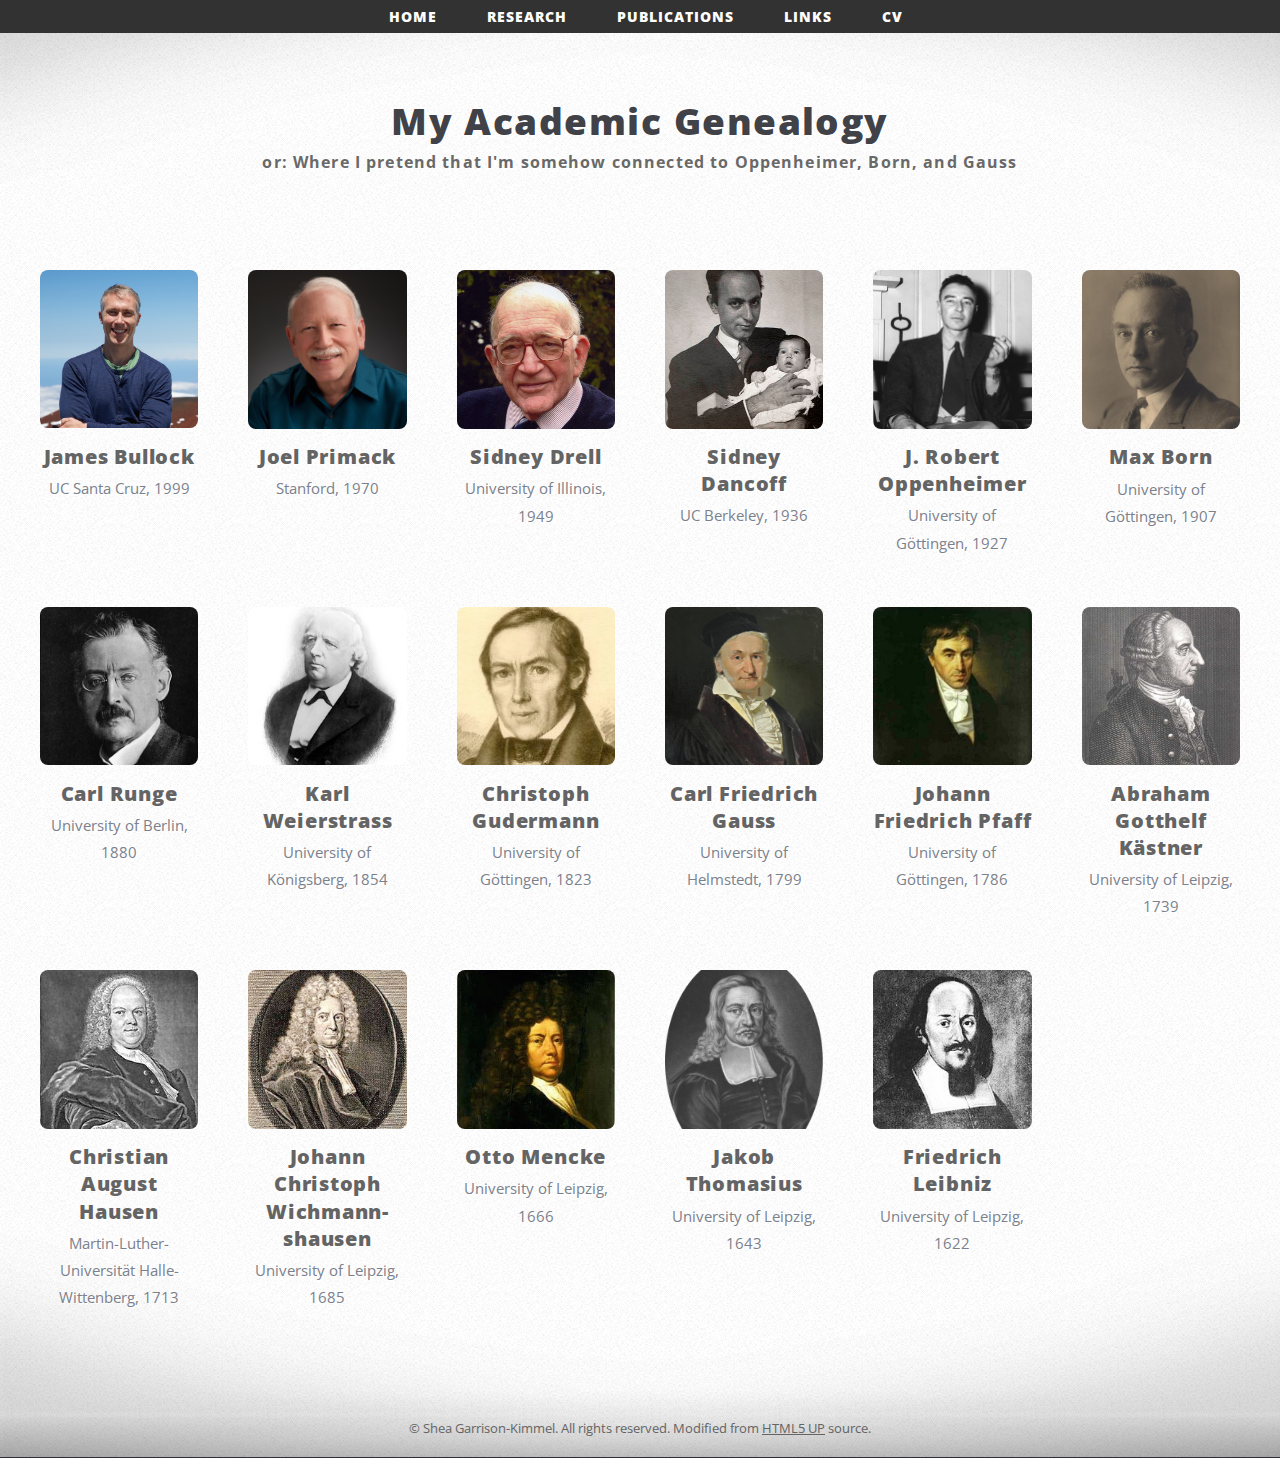
<file: astrophysics/genealogy.html>
<!DOCTYPE HTML>
<!--
	ZeroFour by HTML5 UP
	html5up.net | @n33co
	Free for personal and commercial use under the CCA 3.0 license (html5up.net/license)
-->
<html>
	<head>
		<title>Shea Garrison-Kimmel</title>
		<meta charset="utf-8" />
		<meta name="viewport" content="width=device-width, initial-scale=1" />
		<!--[if lte IE 8]><script src="assets/js/ie/html5shiv.js"></script><![endif]-->
		<link rel="stylesheet" href="assets/css/main.css" />
		<!--[if lte IE 8]><link rel="stylesheet" href="assets/css/ie8.css" /><![endif]-->
		<!--[if lte IE 9]><link rel="stylesheet" href="assets/css/ie9.css" /><![endif]-->

<script>
  (function(i,s,o,g,r,a,m){i['GoogleAnalyticsObject']=r;i[r]=i[r]||function(){
  (i[r].q=i[r].q||[]).push(arguments)},i[r].l=1*new Date();a=s.createElement(o),
  m=s.getElementsByTagName(o)[0];a.async=1;a.src=g;m.parentNode.insertBefore(a,m)
  })(window,document,'script','//www.google-analytics.com/analytics.js','ga');

  ga('create', 'UA-66405996-1', 'auto');
  ga('send', 'pageview');

</script>
	</head>
	<body class="homepage">
		<div id="page-wrapper">

<!-- 				<div id="header-wrapper" style='background: -webkit-linear-gradient(black, gray); background: -o-linear-gradient(black, gray); background: -moz-linear-gradient(black, gray); background: linear-gradient(black, gray);'>
					<div class="container">

							<header id="header">
								<div class="inner">


								</div>
							</header> -->

									<!-- Nav -->
										<nav id="nav" style="background-color: rgba(50,50,50,1)">
											<ul>
												<li><a href="index.html#banner" class="">Home</a></li>
												<li><a href="index.html#research">Research</a></li>
												<li><a href="index.html#pubs">Publications</a></li>
												<li><a href="index.html#links">Links</a></li>
												<li><a href="index.html#cv">CV</a></li>

											</ul>
										</nav>
					</div>
				</div>

			<!-- genealogy -->
				<div id="main-wrapper">
					<div class="wrapper style1" id="genes">
						<div class="inner">
								<section class="container box feature1">

									<div class="row">
										<div class="12u">
											<header class="first major">
												<h2>My Academic Genealogy</h2>
												<p><p><span style="margin: auto auto auto auto; font-size: 0.9em; text-transform: none;">or:  Where I pretend that I'm somehow connected to Oppenheimer, Born, and Gauss</span></p></p>
											</header>
										</div>
									</div>


									<!-- row 1 -->
									<div class="row">

										<div class="2u 12u(mobile)">
											<section>
												<a href="http://www.physics.uci.edu/~bullock/" class="image featured"><img src="images/genealogy/james.jpg"/></a>
												<header class="second">
													<h3 style="text-align: center"><a href="http://www.physics.uci.edu/~bullock/">James Bullock</a></h3>
												</header>
												<p>
												UC Santa Cruz, 1999
												</p>
											</section>
										</div>

										<div class="2u 12u(mobile)">
											<section>
												<a href="http://scipp.ucsc.edu/personnel/profiles/primack.html" class="image featured"><img src="images/genealogy/primack.jpg"/></a>
												<header class="second">
													<h3 style="text-align: center"><a href="http://scipp.ucsc.edu/personnel/profiles/primack.html">Joel Primack</a></h3>
												</header>
												<p>
												Stanford, 1970
												</p>
											</section>
										</div>

										<div class="2u 12u(mobile)">
											<section>
												<a href="http://www-group.slac.stanford.edu/do/people/drell.html" class="image featured"><img src="images/genealogy/drell.jpeg"/></a>
												<header class="second">
													<h3 style="text-align: center"><a href="http://www-group.slac.stanford.edu/do/people/drell.html">Sidney Drell</a></h3>
												</header>
												<p>
												University of Illinois, 1949
												</p>
											</section>
										</div>

										<div class="2u 12u(mobile)">
											<section>
												<a href="http://en.wikipedia.org/wiki/Sidney_Dancoff" class="image featured"><img src="images/genealogy/dancoff.jpg"/></a>
												<header class="second">
													<h3 style="text-align: center"><a href="http://en.wikipedia.org/wiki/Sidney_Dancoff">Sidney Dancoff</a></h3>
												</header>
												<p>
												UC Berkeley, 1936
												</p>
											</section>
										</div>

									<div class="2u 12u(mobile)">
											<section>
												<a href="https://en.wikipedia.org/wiki/J._Robert_Oppenheimer" class="image featured"><img src="images/genealogy/oppenheimer.jpg"/></a>
												<header class="second">
											<h3 style="text-align: center; word-wrap:break-word; white-space:normal"><a href="https://en.wikipedia.org/wiki/J._Robert_Oppenheimer">J. Robert Oppenheimer</a></h3>
												</header>
												<p>
												University of Göttingen, 1927
												</p>
											</section>
										</div>

									<div class="2u 12u(mobile)">
											<section>
												<a href="https://en.wikipedia.org/wiki/Max_Born" class="image featured"><img src="images/genealogy/born.jpg"/></a>
												<header class="second">
													<h3 style="text-align: center"><a href="https://en.wikipedia.org/wiki/Max_Born">Max Born</a></h3>
												</header>
												<p>
												University of Göttingen, 1907
												</p>
											</section>
										</div>

									</div>
									<!-- end of row 1 -->

									<!-- row 2 -->
									<div class="row">

										<div class="2u 12u(mobile)">
											<section>
												<a href="https://en.wikipedia.org/wiki/Carl_David_Tolm%C3%A9_Runge" class="image featured"><img src="images/genealogy/runge.jpg"/></a>
												<header class="second">
													<h3 style="text-align: center"><a href="https://en.wikipedia.org/wiki/Carl_David_Tolm%C3%A9_Runge">Carl Runge</a></h3>
												</header>
												<p>
												University of Berlin, 1880
												</p>
											</section>
										</div>


										<div class="2u 12u(mobile)">
											<section>
												<a href="https://en.wikipedia.org/wiki/Karl_Weierstrass" class="image featured"><img src="images/genealogy/weierstrass.jpg"/></a>
												<header class="second">
													<h3 style="text-align: center"><a href="https://en.wikipedia.org/wiki/Karl_Weierstrass">Karl Weierstrass</a></h3>
												</header>
												<p>
												University of Königsberg, 1854
												</p>
											</section>
										</div>

										<div class="2u 12u(mobile)">
											<section>
												<a href="https://en.wikipedia.org/wiki/Christoph_Gudermann" class="image featured"><img src="images/genealogy/guderman.png"/></a>
												<header class="second">
													<h3 style="text-align: center"><a href="https://en.wikipedia.org/wiki/Christoph_Gudermann">Christoph Gudermann</a></h3>
												</header>
												<p>
												University of Göttingen, 1823
												</p>
											</section>
										</div>

										<div class="2u 12u(mobile)">
											<section>
												<a href="https://en.wikipedia.org/wiki/Carl_Friedrich_Gauss" class="image featured"><img src="images/genealogy/gauss.jpg"/></a>
												<header class="second">
													<h3 style="text-align: center"><a href="https://en.wikipedia.org/wiki/Carl_Friedrich_Gauss">Carl Friedrich Gauss</a></h3>
												</header>
												<p>
												University of Helmstedt, 1799
												</p>
											</section>
										</div>

									<div class="2u 12u(mobile)">
											<section>
												<a href="https://en.wikipedia.org/wiki/Johann_Friedrich_Pfaff" class="image featured"><img src="images/genealogy/pfaff.jpg"/></a>
												<header class="second">
													<h3 style="text-align: center"><a href="https://en.wikipedia.org/wiki/Johann_Friedrich_Pfaff">Johann Friedrich Pfaff</a></h3>
												</header>
												<p>
												University of Göttingen, 1786
												</p>
											</section>
										</div>

									<div class="2u 12u(mobile)">
											<section>
												<a href="https://en.wikipedia.org/wiki/Abraham_Gotthelf_K%C3%A4stner" class="image featured"><img src="images/genealogy/kastner.jpg"/></a>
												<header class="second">
													<h3 style="text-align: center"><a href="https://en.wikipedia.org/wiki/Abraham_Gotthelf_K%C3%A4stner">Abraham Gotthelf Kästner</a></h3>
												</header>
												<p>
												 University of Leipzig, 1739
												</p>
											</section>
										</div>

									</div>
									<!-- end of row 2 -->

									<!-- row 3 -->
									<div class="row">

										<div class="2u 12u(mobile)">
											<section>
												<a href="https://en.wikipedia.org/wiki/Christian_August_Hausen" class="image featured"><img src="images/genealogy/hausen.jpg"/></a>
												<header class="second">
													<h3 style="text-align: center"><a href="https://en.wikipedia.org/wiki/Christian_August_Hausen">Christian August Hausen</a></h3>
												</header>
												<p>
												Martin-Luther-Universität Halle-Wittenberg, 1713
												</p>
											</section>
										</div>


										<div class="2u 12u(mobile)">
											<section>
												<a href="https://en.wikipedia.org/wiki/Johann_Christoph_Wichmannshausen" class="image featured"><img src="images/genealogy/wichmannshausen.jpg"/></a>
												<header class="second">
													<h3 style="text-align: center"><a href="https://en.wikipedia.org/wiki/Johann_Christoph_Wichmannshausen">Johann Christoph Wichmann-shausen</a></h3>
												</header>
												<p>
												University of Leipzig, 1685
												</p>
											</section>
										</div>

										<div class="2u 12u(mobile)">
											<section>
												<a href="https://en.wikipedia.org/wiki/Otto_Mencke" class="image featured"><img src="images/genealogy/mencke.jpg"/></a>
												<header class="second">
													<h3 style="text-align: center"><a href="https://en.wikipedia.org/wiki/Otto_Mencke">Otto Mencke</a></h3>
												</header>
												<p>
												University of Leipzig, 1666
												</p>
											</section>
										</div>

										<div class="2u 12u(mobile)">
											<section>
												<a href="https://en.wikipedia.org/wiki/Jakob_Thomasius" class="image featured"><img src="images/genealogy/thomasius.png"/></a>
												<header class="second">
													<h3 style="text-align: center"><a href="https://en.wikipedia.org/wiki/Jakob_Thomasius">Jakob Thomasius</a></h3>
												</header>
												<p>
												University of Leipzig, 1643
												</p>
											</section>
										</div>

									<div class="2u 12u(mobile)">
											<section>
												<a href="https://en.wikipedia.org/wiki/Friedrich_Leibniz" class="image featured"><img src="images/genealogy/leibniz.jpg"/></a>
												<header class="second">
													<h3 style="text-align: center"><a href="https://en.wikipedia.org/wiki/Friedrich_Leibniz">Friedrich Leibniz</a></h3>
												</header>
												<p>
												University of Leipzig, 1622
												</p>
											</section>
										</div>
									</div>


								</section>

						</div>
					</div>








			<!-- Footer Wrapper -->
				<div id="footer-wrapper">
					<footer id="footer" class="container">

						<div class="row">
							<div class="12u">
								<div id="copyright">
									<ul class="menu">
										<li>&copy; Shea Garrison-Kimmel. All rights reserved.  Modified from <a href="http://html5up.net">HTML5 UP</a> source.</li>
									</ul>
								</div>
							</div>
						</div>

					</footer>
				</div>

		</div>

		<!-- Scripts -->

			<script src="assets/js/jquery.min.js"></script>
			<script src="assets/js/jquery.dropotron.min.js"></script>
			<script src="assets/js/skel.min.js"></script>
			<script src="assets/js/skel-viewport.min.js"></script>
			<script src="assets/js/util.js"></script>
			<!--[if lte IE 8]><script src="assets/js/ie/respond.min.js"></script><![endif]-->
			<script src="assets/js/main.js"></script>

	</body>
</html>
</file>
<file: assets/css/ie8.css>
/*
	ZeroFour by HTML5 UP
	html5up.net | @n33co
	Free for personal and commercial use under the CCA 3.0 license (html5up.net/license)
*/

/* Basic */

	.button,
	.image img {
		-ms-behavior: url("assets/js/ie/PIE.htc");
	}

/* Wrappers */

	#header-wrapper {
		background: url("../../images/header.jpg");
		background-position: center center;
		background-size: cover;
		-ms-behavior: url("assets/js/ie/backgroundsize.min.htc");
	}

	#main-wrapper .main-wrapper-style1,
	#main-wrapper .main-wrapper-style3 {
		background: #f8f8f8;
	}

/* Header */

	#header .inner {
		-ms-behavior: url("assets/js/ie/PIE.htc");
	}

/* Nav */

	.dropotron {
		box-shadow: 0;
		-ms-behavior: url("assets/js/ie/PIE.htc");
	}

		.dropotron.level-0 {
			box-shadow: 0;
			-ms-behavior: url("assets/js/ie/PIE.htc");
		}
</file>
<file: assets/css/ie9.css>
/*
	ZeroFour by HTML5 UP
	html5up.net | @n33co
	Free for personal and commercial use under the CCA 3.0 license (html5up.net/license)
*/

/* Basic */

	.button {
		background-image: url("images/ie/grad0-20.svg");
	}

	.box-feature1 header.second {
		left: 0;
	}

/* Wrappers */

	#footer-wrapper,
	#header .inner {
		background-image: url("images/ie/grad0-35.svg");
	}

/* Nav */

	.dropotron {
		background-image: url("images/ie/grad35-0.svg");
	}

/* Mobile UI */

	#titleBar, #navPanel {
		background-image: url("images/ie/grad0-35.svg");
	}
</file>
<file: astrophysics/assets/css/ie8.css>
/*
	ZeroFour by HTML5 UP
	html5up.net | @n33co
	Free for personal and commercial use under the CCA 3.0 license (html5up.net/license)
*/

/* Basic */

	.button,
	.image img {
		-ms-behavior: url("assets/js/ie/PIE.htc");
	}

/* Wrappers */

	#header-wrapper {
		background: url("../../images/header.jpg");
		background-position: center center;
		background-size: cover;
		-ms-behavior: url("assets/js/ie/backgroundsize.min.htc");
	}

	#main-wrapper .main-wrapper-style1,
	#main-wrapper .main-wrapper-style3 {
		background: #f8f8f8;
	}

/* Header */

	#header .inner {
		-ms-behavior: url("assets/js/ie/PIE.htc");
	}

/* Nav */

	.dropotron {
		box-shadow: 0;
		-ms-behavior: url("assets/js/ie/PIE.htc");
	}

		.dropotron.level-0 {
			box-shadow: 0;
			-ms-behavior: url("assets/js/ie/PIE.htc");
		}
</file>
<file: astrophysics/assets/css/ie9.css>
/*
	ZeroFour by HTML5 UP
	html5up.net | @n33co
	Free for personal and commercial use under the CCA 3.0 license (html5up.net/license)
*/

/* Basic */

	.button {
		background-image: url("images/ie/grad0-20.svg");
	}

	.box-feature1 header.second {
		left: 0;
	}

/* Wrappers */

	#footer-wrapper,
	#header .inner {
		background-image: url("images/ie/grad0-35.svg");
	}

/* Nav */

	.dropotron {
		background-image: url("images/ie/grad35-0.svg");
	}

/* Mobile UI */

	#titleBar, #navPanel {
		background-image: url("images/ie/grad0-35.svg");
	}
</file>
<file: assets/css/main.css>
@import url("http://fonts.googleapis.com/css?family=Open+Sans:400,400italic,700,800");
@import url("font-awesome.min.css");

/*
	ZeroFour by HTML5 UP
	html5up.net | @n33co
	Free for personal and commercial use under the CCA 3.0 license (html5up.net/license)
*/

/* Reset */

	html, body, div, span, applet, object, iframe, h1, h2, h3, h4, h5, h6, p, blockquote, pre, a, abbr, acronym, address, big, cite, code, del, dfn, em, img, ins, kbd, q, s, samp, small, strike, strong, sub, sup, tt, var, b, u, i, center, dl, dt, dd, ol, ul, li, fieldset, form, label, legend, table, caption, tbody, tfoot, thead, tr, th, td, article, aside, canvas, details, embed, figure, figcaption, footer, header, hgroup, menu, nav, output, ruby, section, summary, time, mark, audio, video {
		margin: 0;
		padding: 0;
		border: 0;
		font-size: 100%;
		font: inherit;
		vertical-align: baseline;
	}

	article, aside, details, figcaption, figure, footer, header, hgroup, menu, nav, section {
		display: block;
	}

	body {
		line-height: 1;
	}

	ol, ul {
		list-style: none;
	}

	blockquote, q {
		quotes: none;
	}

	blockquote:before, blockquote:after, q:before, q:after {
		content: '';
		content: none;
	}

	table {
		border-collapse: collapse;
		border-spacing: 0;
	}

	body {
		-webkit-text-size-adjust: none;
	}

/* Box Model */

	*, *:before, *:after {
		-moz-box-sizing: border-box;
		-webkit-box-sizing: border-box;
		box-sizing: border-box;
	}

/* Containers */

	.container {
		margin-left: auto;
		margin-right: auto;
	}

	.container.\31 25\25 {
		width: 100%;
		max-width: 1200px;
		min-width: 960px;
	}

	.container.\37 5\25 {
		width: 720px;
	}

	.container.\35 0\25 {
		width: 480px;
	}

	.container.\32 5\25 {
		width: 240px;
	}

	.container {
		width: 960px;
	}

	@media screen and (min-width: 737px) {

		.container.\31 25\25 {
			width: 100%;
			max-width: 1500px;
			min-width: 1200px;
		}

		.container.\37 5\25 {
			width: 900px;
		}

		.container.\35 0\25 {
			width: 600px;
		}

		.container.\32 5\25 {
			width: 300px;
		}

		.container {
			width: 1200px;
		}

	}

	@media screen and (min-width: 737px) and (max-width: 1200px) {

		.container.\31 25\25 {
			width: 100%;
			max-width: 1250px;
			min-width: 1000px;
		}

		.container.\37 5\25 {
			width: 750px;
		}

		.container.\35 0\25 {
			width: 500px;
		}

		.container.\32 5\25 {
			width: 250px;
		}

		.container {
			width: 1000px;
		}

	}

	@media screen and (max-width: 736px) {

		.container.\31 25\25 {
			width: 100%;
			max-width: 125%;
			min-width: 100%;
		}

		.container.\37 5\25 {
			width: 75%;
		}

		.container.\35 0\25 {
			width: 50%;
		}

		.container.\32 5\25 {
			width: 25%;
		}

		.container {
			width: 100% !important;
		}

	}

/* Grid */

	.row {
		border-bottom: solid 1px transparent;
		-moz-box-sizing: border-box;
		-webkit-box-sizing: border-box;
		box-sizing: border-box;
	}

	.row > * {
		float: left;
		-moz-box-sizing: border-box;
		-webkit-box-sizing: border-box;
		box-sizing: border-box;
	}

	.row:after, .row:before {
		content: '';
		display: block;
		clear: both;
		height: 0;
	}

	.row.center {
	    margin-left: auto;
	    margin-right: auto;
	    display: block
	}

	.row.uniform > * > :first-child {
		margin-top: 0;
	}

	.row.uniform > * > :last-child {
		margin-bottom: 0;
	}

	.row.\30 \25 > * {
		padding: 0 0 0 0px;
	}

	.row.\30 \25 {
		margin: 0 0 -1px 0px;
	}

	.row.uniform.\30 \25 > * {
		padding: 0px 0 0 0px;
	}

	.row.uniform.\30 \25 {
		margin: 0px 0 -1px 0px;
	}

	.row > * {
		padding: 0 0 0 40px;
	}

	.row {
		margin: 0 0 -1px -40px;
	}

	.row.uniform > * {
		padding: 40px 0 0 40px;
	}

	.row.uniform {
		margin: -40px 0 -1px -40px;
	}

	.row.\32 00\25 > * {
		padding: 0 0 0 80px;
	}

	.row.\32 00\25 {
		margin: 0 0 -1px -80px;
	}

	.row.uniform.\32 00\25 > * {
		padding: 80px 0 0 80px;
	}

	.row.uniform.\32 00\25 {
		margin: -80px 0 -1px -80px;
	}

	.row.\31 50\25 > * {
		padding: 0 0 0 60px;
	}

	.row.\31 50\25 {
		margin: 0 0 -1px -60px;
	}

	.row.uniform.\31 50\25 > * {
		padding: 60px 0 0 60px;
	}

	.row.uniform.\31 50\25 {
		margin: -60px 0 -1px -60px;
	}

	.row.\35 0\25 > * {
		padding: 0 0 0 20px;
	}

	.row.\35 0\25 {
		margin: 0 0 -1px -20px;
	}

	.row.uniform.\35 0\25 > * {
		padding: 20px 0 0 20px;
	}

	.row.uniform.\35 0\25 {
		margin: -20px 0 -1px -20px;
	}

	.row.\32 5\25 > * {
		padding: 0 0 0 10px;
	}

	.row.\32 5\25 {
		margin: 0 0 -1px -10px;
	}

	.row.uniform.\32 5\25 > * {
		padding: 10px 0 0 10px;
	}

	.row.uniform.\32 5\25 {
		margin: -10px 0 -1px -10px;
	}

	.\31 2u, .\31 2u\24 {
		width: 100%;
		clear: none;
		margin-left: 0;
	}

	.\31 1u, .\31 1u\24 {
		width: 91.6666666667%;
		clear: none;
		margin-left: 0;
	}

	.\31 0u, .\31 0u\24 {
		width: 83.3333333333%;
		clear: none;
		margin-left: 0;
	}

	.\39 u, .\39 u\24 {
		width: 75%;
		clear: none;
		margin-left: 0;
	}

	.\38 u, .\38 u\24 {
		width: 66.6666666667%;
		clear: none;
		margin-left: 0;
	}

	.\37 u, .\37 u\24 {
		width: 58.3333333333%;
		clear: none;
		margin-left: 0;
	}

	.\36 u, .\36 u\24 {
		width: 50%;
		clear: none;
		margin-left: 0;
	}

	.\35 u, .\35 u\24 {
		width: 41.6666666667%;
		clear: none;
		margin-left: 0;
	}

	.\34 u, .\34 u\24 {
		width: 33.3333333333%;
		clear: none;
		margin-left: 0;
	}

	.\33 u, .\33 u\24 {
		width: 25%;
		clear: none;
		margin-left: 0;
	}

	.\32 u, .\32 u\24 {
		width: 16.6666666667%;
		clear: none;
		margin-left: 0;
	}

	.\31 u, .\31 u\24 {
		width: 8.3333333333%;
		clear: none;
		margin-left: 0;
	}

	.\31 2u\24 + *,
	.\31 1u\24 + *,
	.\31 0u\24 + *,
	.\39 u\24 + *,
	.\38 u\24 + *,
	.\37 u\24 + *,
	.\36 u\24 + *,
	.\35 u\24 + *,
	.\34 u\24 + *,
	.\33 u\24 + *,
	.\32 u\24 + *,
	.\31 u\24 + * {
		clear: left;
	}

	.\-11u {
		margin-left: 91.66667%;
	}

	.\-10u {
		margin-left: 83.33333%;
	}

	.\-9u {
		margin-left: 75%;
	}

	.\-8u {
		margin-left: 66.66667%;
	}

	.\-7u {
		margin-left: 58.33333%;
	}

	.\-6u {
		margin-left: 50%;
	}

	.\-5u {
		margin-left: 41.66667%;
	}

	.\-4u {
		margin-left: 33.33333%;
	}

	.\-3u {
		margin-left: 25%;
	}

	.\-2u {
		margin-left: 16.66667%;
	}

	.\-1u {
		margin-left: 8.33333%;
	}

	@media screen and (min-width: 737px) {

		.row > * {
			padding: 50px 0 0 50px;
		}

		.row {
			margin: -50px 0 -1px -50px;
		}

		.row.uniform > * {
			padding: 50px 0 0 50px;
		}

		.row.uniform {
			margin: -50px 0 -1px -50px;
		}

		.row.\32 00\25 > * {
			padding: 100px 0 0 100px;
		}

		.row.\32 00\25 {
			margin: -100px 0 -1px -100px;
		}

		.row.uniform.\32 00\25 > * {
			padding: 100px 0 0 100px;
		}

		.row.uniform.\32 00\25 {
			margin: -100px 0 -1px -100px;
		}

		.row.\31 50\25 > * {
			padding: 75px 0 0 75px;
		}

		.row.\31 50\25 {
			margin: -75px 0 -1px -75px;
		}

		.row.uniform.\31 50\25 > * {
			padding: 75px 0 0 75px;
		}

		.row.uniform.\31 50\25 {
			margin: -75px 0 -1px -75px;
		}

		.row.\35 0\25 > * {
			padding: 25px 0 0 25px;
		}

		.row.\35 0\25 {
			margin: -25px 0 -1px -25px;
		}

		.row.uniform.\35 0\25 > * {
			padding: 25px 0 0 25px;
		}

		.row.uniform.\35 0\25 {
			margin: -25px 0 -1px -25px;
		}

		.row.\32 5\25 > * {
			padding: 12.5px 0 0 12.5px;
		}

		.row.\32 5\25 {
			margin: -12.5px 0 -1px -12.5px;
		}

		.row.uniform.\32 5\25 > * {
			padding: 12.5px 0 0 12.5px;
		}

		.row.uniform.\32 5\25 {
			margin: -12.5px 0 -1px -12.5px;
		}

		.\31 2u\28desktop\29, .\31 2u\24\28desktop\29 {
			width: 100%;
			clear: none;
			margin-left: 0;
		}

		.\31 1u\28desktop\29, .\31 1u\24\28desktop\29 {
			width: 91.6666666667%;
			clear: none;
			margin-left: 0;
		}

		.\31 0u\28desktop\29, .\31 0u\24\28desktop\29 {
			width: 83.3333333333%;
			clear: none;
			margin-left: 0;
		}

		.\39 u\28desktop\29, .\39 u\24\28desktop\29 {
			width: 75%;
			clear: none;
			margin-left: 0;
		}

		.\38 u\28desktop\29, .\38 u\24\28desktop\29 {
			width: 66.6666666667%;
			clear: none;
			margin-left: 0;
		}

		.\37 u\28desktop\29, .\37 u\24\28desktop\29 {
			width: 58.3333333333%;
			clear: none;
			margin-left: 0;
		}

		.\36 u\28desktop\29, .\36 u\24\28desktop\29 {
			width: 50%;
			clear: none;
			margin-left: 0;
		}

		.\35 u\28desktop\29, .\35 u\24\28desktop\29 {
			width: 41.6666666667%;
			clear: none;
			margin-left: 0;
		}

		.\34 u\28desktop\29, .\34 u\24\28desktop\29 {
			width: 33.3333333333%;
			clear: none;
			margin-left: 0;
		}

		.\33 u\28desktop\29, .\33 u\24\28desktop\29 {
			width: 25%;
			clear: none;
			margin-left: 0;
		}

		.\32 u\28desktop\29, .\32 u\24\28desktop\29 {
			width: 16.6666666667%;
			clear: none;
			margin-left: 0;
		}

		.\31 u\28desktop\29, .\31 u\24\28desktop\29 {
			width: 8.3333333333%;
			clear: none;
			margin-left: 0;
		}

		.\31 2u\24\28desktop\29 + *,
		.\31 1u\24\28desktop\29 + *,
		.\31 0u\24\28desktop\29 + *,
		.\39 u\24\28desktop\29 + *,
		.\38 u\24\28desktop\29 + *,
		.\37 u\24\28desktop\29 + *,
		.\36 u\24\28desktop\29 + *,
		.\35 u\24\28desktop\29 + *,
		.\34 u\24\28desktop\29 + *,
		.\33 u\24\28desktop\29 + *,
		.\32 u\24\28desktop\29 + *,
		.\31 u\24\28desktop\29 + * {
			clear: left;
		}

		.\-11u\28desktop\29 {
			margin-left: 91.66667%;
		}

		.\-10u\28desktop\29 {
			margin-left: 83.33333%;
		}

		.\-9u\28desktop\29 {
			margin-left: 75%;
		}

		.\-8u\28desktop\29 {
			margin-left: 66.66667%;
		}

		.\-7u\28desktop\29 {
			margin-left: 58.33333%;
		}

		.\-6u\28desktop\29 {
			margin-left: 50%;
		}

		.\-5u\28desktop\29 {
			margin-left: 41.66667%;
		}

		.\-4u\28desktop\29 {
			margin-left: 33.33333%;
		}

		.\-3u\28desktop\29 {
			margin-left: 25%;
		}

		.\-2u\28desktop\29 {
			margin-left: 16.66667%;
		}

		.\-1u\28desktop\29 {
			margin-left: 8.33333%;
		}

	}

	@media screen and (min-width: 737px) and (max-width: 1200px) {

		.row > * {
			padding: 35px 0 0 35px;
		}

		.row {
			margin: -35px 0 -1px -35px;
		}

		.row.uniform > * {
			padding: 35px 0 0 35px;
		}

		.row.uniform {
			margin: -35px 0 -1px -35px;
		}

		.row.\32 00\25 > * {
			padding: 70px 0 0 70px;
		}

		.row.\32 00\25 {
			margin: -70px 0 -1px -70px;
		}

		.row.uniform.\32 00\25 > * {
			padding: 70px 0 0 70px;
		}

		.row.uniform.\32 00\25 {
			margin: -70px 0 -1px -70px;
		}

		.row.\31 50\25 > * {
			padding: 52.5px 0 0 52.5px;
		}

		.row.\31 50\25 {
			margin: -52.5px 0 -1px -52.5px;
		}

		.row.uniform.\31 50\25 > * {
			padding: 52.5px 0 0 52.5px;
		}

		.row.uniform.\31 50\25 {
			margin: -52.5px 0 -1px -52.5px;
		}

		.row.\35 0\25 > * {
			padding: 17.5px 0 0 17.5px;
		}

		.row.\35 0\25 {
			margin: -17.5px 0 -1px -17.5px;
		}

		.row.uniform.\35 0\25 > * {
			padding: 17.5px 0 0 17.5px;
		}

		.row.uniform.\35 0\25 {
			margin: -17.5px 0 -1px -17.5px;
		}

		.row.\32 5\25 > * {
			padding: 8.75px 0 0 8.75px;
		}

		.row.\32 5\25 {
			margin: -8.75px 0 -1px -8.75px;
		}

		.row.uniform.\32 5\25 > * {
			padding: 8.75px 0 0 8.75px;
		}

		.row.uniform.\32 5\25 {
			margin: -8.75px 0 -1px -8.75px;
		}

		.\31 2u\28tablet\29, .\31 2u\24\28tablet\29 {
			width: 100%;
			clear: none;
			margin-left: 0;
		}

		.\31 1u\28tablet\29, .\31 1u\24\28tablet\29 {
			width: 91.6666666667%;
			clear: none;
			margin-left: 0;
		}

		.\31 0u\28tablet\29, .\31 0u\24\28tablet\29 {
			width: 83.3333333333%;
			clear: none;
			margin-left: 0;
		}

		.\39 u\28tablet\29, .\39 u\24\28tablet\29 {
			width: 75%;
			clear: none;
			margin-left: 0;
		}

		.\38 u\28tablet\29, .\38 u\24\28tablet\29 {
			width: 66.6666666667%;
			clear: none;
			margin-left: 0;
		}

		.\37 u\28tablet\29, .\37 u\24\28tablet\29 {
			width: 58.3333333333%;
			clear: none;
			margin-left: 0;
		}

		.\36 u\28tablet\29, .\36 u\24\28tablet\29 {
			width: 50%;
			clear: none;
			margin-left: 0;
		}

		.\35 u\28tablet\29, .\35 u\24\28tablet\29 {
			width: 41.6666666667%;
			clear: none;
			margin-left: 0;
		}

		.\34 u\28tablet\29, .\34 u\24\28tablet\29 {
			width: 33.3333333333%;
			clear: none;
			margin-left: 0;
		}

		.\33 u\28tablet\29, .\33 u\24\28tablet\29 {
			width: 25%;
			clear: none;
			margin-left: 0;
		}

		.\32 u\28tablet\29, .\32 u\24\28tablet\29 {
			width: 16.6666666667%;
			clear: none;
			margin-left: 0;
		}

		.\31 u\28tablet\29, .\31 u\24\28tablet\29 {
			width: 8.3333333333%;
			clear: none;
			margin-left: 0;
		}

		.\31 2u\24\28tablet\29 + *,
		.\31 1u\24\28tablet\29 + *,
		.\31 0u\24\28tablet\29 + *,
		.\39 u\24\28tablet\29 + *,
		.\38 u\24\28tablet\29 + *,
		.\37 u\24\28tablet\29 + *,
		.\36 u\24\28tablet\29 + *,
		.\35 u\24\28tablet\29 + *,
		.\34 u\24\28tablet\29 + *,
		.\33 u\24\28tablet\29 + *,
		.\32 u\24\28tablet\29 + *,
		.\31 u\24\28tablet\29 + * {
			clear: left;
		}

		.\-11u\28tablet\29 {
			margin-left: 91.66667%;
		}

		.\-10u\28tablet\29 {
			margin-left: 83.33333%;
		}

		.\-9u\28tablet\29 {
			margin-left: 75%;
		}

		.\-8u\28tablet\29 {
			margin-left: 66.66667%;
		}

		.\-7u\28tablet\29 {
			margin-left: 58.33333%;
		}

		.\-6u\28tablet\29 {
			margin-left: 50%;
		}

		.\-5u\28tablet\29 {
			margin-left: 41.66667%;
		}

		.\-4u\28tablet\29 {
			margin-left: 33.33333%;
		}

		.\-3u\28tablet\29 {
			margin-left: 25%;
		}

		.\-2u\28tablet\29 {
			margin-left: 16.66667%;
		}

		.\-1u\28tablet\29 {
			margin-left: 8.33333%;
		}

	}

	@media screen and (max-width: 736px) {

		.row > * {
			padding: 10px 0 0 10px;
		}

		.row {
			margin: -10px 0 -1px -10px;
		}

		.row.uniform > * {
			padding: 10px 0 0 10px;
		}

		.row.uniform {
			margin: -10px 0 -1px -10px;
		}

		.row.\32 00\25 > * {
			padding: 20px 0 0 20px;
		}

		.row.\32 00\25 {
			margin: -20px 0 -1px -20px;
		}

		.row.uniform.\32 00\25 > * {
			padding: 20px 0 0 20px;
		}

		.row.uniform.\32 00\25 {
			margin: -20px 0 -1px -20px;
		}

		.row.\31 50\25 > * {
			padding: 15px 0 0 15px;
		}

		.row.\31 50\25 {
			margin: -15px 0 -1px -15px;
		}

		.row.uniform.\31 50\25 > * {
			padding: 15px 0 0 15px;
		}

		.row.uniform.\31 50\25 {
			margin: -15px 0 -1px -15px;
		}

		.row.\35 0\25 > * {
			padding: 5px 0 0 5px;
		}

		.row.\35 0\25 {
			margin: -5px 0 -1px -5px;
		}

		.row.uniform.\35 0\25 > * {
			padding: 5px 0 0 5px;
		}

		.row.uniform.\35 0\25 {
			margin: -5px 0 -1px -5px;
		}

		.row.\32 5\25 > * {
			padding: 2.5px 0 0 2.5px;
		}

		.row.\32 5\25 {
			margin: -2.5px 0 -1px -2.5px;
		}

		.row.uniform.\32 5\25 > * {
			padding: 2.5px 0 0 2.5px;
		}

		.row.uniform.\32 5\25 {
			margin: -2.5px 0 -1px -2.5px;
		}

		.\31 2u\28mobile\29, .\31 2u\24\28mobile\29 {
			width: 100%;
			clear: none;
			margin-left: 0;
		}

		.\31 1u\28mobile\29, .\31 1u\24\28mobile\29 {
			width: 91.6666666667%;
			clear: none;
			margin-left: 0;
		}

		.\31 0u\28mobile\29, .\31 0u\24\28mobile\29 {
			width: 83.3333333333%;
			clear: none;
			margin-left: 0;
		}

		.\39 u\28mobile\29, .\39 u\24\28mobile\29 {
			width: 75%;
			clear: none;
			margin-left: 0;
		}

		.\38 u\28mobile\29, .\38 u\24\28mobile\29 {
			width: 66.6666666667%;
			clear: none;
			margin-left: 0;
		}

		.\37 u\28mobile\29, .\37 u\24\28mobile\29 {
			width: 58.3333333333%;
			clear: none;
			margin-left: 0;
		}

		.\36 u\28mobile\29, .\36 u\24\28mobile\29 {
			width: 50%;
			clear: none;
			margin-left: 0;
		}

		.\35 u\28mobile\29, .\35 u\24\28mobile\29 {
			width: 41.6666666667%;
			clear: none;
			margin-left: 0;
		}

		.\34 u\28mobile\29, .\34 u\24\28mobile\29 {
			width: 33.3333333333%;
			clear: none;
			margin-left: 0;
		}

		.\33 u\28mobile\29, .\33 u\24\28mobile\29 {
			width: 25%;
			clear: none;
			margin-left: 0;
		}

		.\32 u\28mobile\29, .\32 u\24\28mobile\29 {
			width: 16.6666666667%;
			clear: none;
			margin-left: 0;
		}

		.\31 u\28mobile\29, .\31 u\24\28mobile\29 {
			width: 8.3333333333%;
			clear: none;
			margin-left: 0;
		}

		.\31 2u\24\28mobile\29 + *,
		.\31 1u\24\28mobile\29 + *,
		.\31 0u\24\28mobile\29 + *,
		.\39 u\24\28mobile\29 + *,
		.\38 u\24\28mobile\29 + *,
		.\37 u\24\28mobile\29 + *,
		.\36 u\24\28mobile\29 + *,
		.\35 u\24\28mobile\29 + *,
		.\34 u\24\28mobile\29 + *,
		.\33 u\24\28mobile\29 + *,
		.\32 u\24\28mobile\29 + *,
		.\31 u\24\28mobile\29 + * {
			clear: left;
		}

		.\-11u\28mobile\29 {
			margin-left: 91.66667%;
		}

		.\-10u\28mobile\29 {
			margin-left: 83.33333%;
		}

		.\-9u\28mobile\29 {
			margin-left: 75%;
		}

		.\-8u\28mobile\29 {
			margin-left: 66.66667%;
		}

		.\-7u\28mobile\29 {
			margin-left: 58.33333%;
		}

		.\-6u\28mobile\29 {
			margin-left: 50%;
		}

		.\-5u\28mobile\29 {
			margin-left: 41.66667%;
		}

		.\-4u\28mobile\29 {
			margin-left: 33.33333%;
		}

		.\-3u\28mobile\29 {
			margin-left: 25%;
		}

		.\-2u\28mobile\29 {
			margin-left: 16.66667%;
		}

		.\-1u\28mobile\29 {
			margin-left: 8.33333%;
		}

	}

/* Basic */

	@-ms-viewport {
		width: device-width;
	}

	body {
		background: #303238 url("images/bg01.png");
		font-family: 'Open Sans', sans-serif;
		color: #7b818c;
		font-weight: 400;
	}

		body.is-loading * {
			-moz-transition: none !important;
			-webkit-transition: none !important;
			-ms-transition: none !important;
			transition: none !important;
			-moz-animation: none !important;
			-webkit-animation: none !important;
			-ms-animation: none !important;
			animation: none !important;
		}

	input, select, textarea {
		font-family: 'Open Sans', sans-serif;
		color: #7b818c;
		font-weight: 400;
	}

	a {
		color: inherit;
		text-decoration: underline;
	}

		a:hover {
			text-decoration: none;
		}

	h1, h2, h3, h4, h5, h6 {
		/*text-transform: uppercase;*/
		font-weight: 800;
		letter-spacing: 0.04em;
		color: #404248;
		margin: 0 0 1em 0;
	}

	h3 { margin: -1em;
		color: rgb(100,100,100);}

	h3 a:hover {
		color: rgb(25,25,25);
	}

	h1 a, h2 a, h3 a, h4 a, h5 a, h6 a {
		color: inherit;
		text-decoration: none;
		outline: 0;
	}

	h2 {
		font-size: 2em;
		margin: 0 0 1.5em 0;
		line-height: 1em;
	}

		h2.icon {
			line-height: 48px;
		}

			h2.icon:before {
				position: relative;
				top: 0.05em;
				margin-right: 0.5em;
				opacity: 0.25;
			}

	h3 {
		font-size: 1.35em;
		margin-top: 2em;
	}

	b, strong {
		color: #404248;
		font-weight: 700;
	}

	i, em {
		font-style: italic;
	}

	br.clear {
		clear: both;
	}

	sub {
		position: relative;
		top: 0.5em;
		font-size: 0.8em;
	}

	sup {
		position: relative;
		top: -0.5em;
		font-size: 0.8em;
	}

	hr {
		border: 0;
		border-top: solid 1px #ddd;
	}

	blockquote {
		border-left: solid 0.5em #ddd;
		padding: 1em 0 1em 2em;
		font-style: italic;
	}

	p, ul, ol, dl, table {
		margin-bottom: 2em;
	}

	.date {
		display: block;
		text-transform: uppercase;
		font-weight: 700;
		letter-spacing: 0.065em;
		font-size: 0.9em;
		color: #696969;
		margin: 0 0 0.25em 0;
	}

/* Section/Article */

	section, article {
		margin-bottom: 5em;
	}

	section > :last-child,
	article > :last-child,
	section:last-child,
	article:last-child {
		margin-bottom: 0;
	}

	header {
		margin: 0 0 2em 0;
	}

		header h2, header h3 {
			margin: 0 0 0.25em 0;
		}

		header p {
			display: block;
			text-transform: uppercase;
			font-weight: 700;
			letter-spacing: 0.065em;
			font-size: 0.9em;
			color: #696969;
			margin: 0;
		}

			header p strong {
				color: #404248;
				font-weight: 800;
			}

	footer {
		display: table;
		text-align: center;
		margin: 0 auto;
		/*margin: 0em 0 0 0;*/
	}

	header.major {
		/*border-bottom: solid 1px #dbdbdb;*/
		margin: 0 0 0 0;
	}

		header.major:after {
			content: '';
			display: block;
			/*border-top: solid 1px #dbdbdb;*/
			height: 0px;
		}

		header.major h2, header.major h3 {
			margin: 0 0 0 0;
		}

		header.major p {
			margin: 0 0 1.5em 0;
			position: relative;
			top: -1em;
		}

/* Forms */

	form label {
		display: block;
		text-transform: uppercase;
		font-weight: 800;
		letter-spacing: 0.04em;
		color: #404248;
		margin: 0 0 1em 0;
		font-size: 0.8em;
	}

	form input[type="text"],
	form input[type="email"],
	form input[type="password"],
	form select,
	form textarea {
		-webkit-appearance: none;
		display: block;
		width: 100%;
		border-radius: 8px;
		border: solid 1px #eee;
	}

	form input[type="text"]:focus,
	form input[type="email"]:focus,
	form input[type="password"]:focus,
	form select:focus,
	form textarea:focus {
		box-shadow: 0 0 2px 1px #4091bf;
	}

	form input[type="text"],
	form input[type="email"],
	form input[type="password"] {
		line-height: 3em;
		padding: 0 1em;
	}

	form select {
		line-height: 3em;
		padding: 0 1em;
	}

	form textarea {
		min-height: 9em;
		padding: 1em;
	}

	form .formerize-placeholder,
	form ::-webkit-input-placeholder,
	form :-moz-placeholder,
	form ::-moz-placeholder,
	form :-ms-input-placeholder {
		color: #555 !important;
	}

	form ::-moz-focus-inner {
		border: 0;
	}

/* Tables */

	table {
		width: 100%;
	}

		table.default {
			width: 100%;
		}

			table.default tr {
				border-top: solid 1px #eee;
			}

				table.default tr:first-child {
					border-top: 0;
				}

			table.default td {
				padding: 0.5em 1em 0.5em 1em;
			}

			table.default th {
				text-align: left;
				padding: 0.5em 1em 0.5em 1em;
				text-transform: uppercase;
				font-weight: 800;
				letter-spacing: 0.04em;
				margin: 0 0 1em 0;
				font-size: 0.8em;
			}

			table.default thead {
				background: #404248;
				color: #fff;
			}

/* Image */

	.image {
		position: relative;
		display: inline-block;
	}

		.image img {
			display: block;
			width: 100%;
			border-radius: 8px;
		}

		.image:before {
			content: '';
			display: block;
			position: absolute;
			left: 0;
			top: 0;
			/*background: url("images/bg01.png");*/
			width: 100%;
			height: 100%;
			opacity: 0.75;
		}

		.image.fit {
			display: block;
			width: 100%;
		}

		.image.featured {
			display: block;
			width: 100%;
			margin: 0 0 1em 0;
		}

		.image.left {
			float: left;
			margin: 0 2em 2em 0;
		}

		.image.centered {
			display: block;
			margin: 0 0 2.5em 0;
		}

			.image.centered img {
				margin: 0 auto;
				width: auto;
			}


/*.center { margin: 0 auto; width: 768px; }*/

/*.center {
    margin-left: auto;
    margin-right: auto;
    display: block
}*/

/* Button */

	input[type="button"],
	input[type="submit"],
	input[type="reset"],
	button,
	.button {
		background-image: -moz-linear-gradient(top, rgba(0, 0, 0, 0), rgba(0, 0, 0, 0.2)), url("images/bg02.png");
		background-image: -webkit-linear-gradient(top, rgba(0, 0, 0, 0), rgba(0, 0, 0, 0.2)), url("images/bg02.png");
		background-image: -ms-linear-gradient(top, rgba(0, 0, 0, 0), rgba(0, 0, 0, 0.2)), url("images/bg02.png");
		background-image: linear-gradient(top, rgba(0, 0, 0, 0), rgba(0, 0, 0, 0.2)), url("images/bg02.png");
		-moz-transition: background-color 0.2s ease-in-out;
		-webkit-transition: background-color 0.2s ease-in-out;
		-ms-transition: background-color 0.2s ease-in-out;
		transition: background-color 0.2s ease-in-out;
		-webkit-appearance: none;
		position: relative;
		display: inline-block;
		background-color: #4091bf;
		border-radius: 8px;
		box-shadow: inset 0px 0px 0px 1px rgba(0, 0, 0, 0.35), inset 0px 2px 1px 0px rgba(255, 255, 255, 0.35);
		text-shadow: -1px -1px 0 rgba(0, 0, 0, 0.5);
		color: #fff !important;
		text-decoration: none;
		text-transform: uppercase;
		font-weight: 800;
		font-size: 0.95em;
		letter-spacing: 0.075em;
		padding: 1em 2em;
		outline: 0;
		border: 0;
		white-space: nowrap;
		cursor: pointer;
	}

		input[type="button"].icon:before,
		input[type="submit"].icon:before,
		input[type="reset"].icon:before,
		button.icon:before,
		.button.icon:before {
			opacity: 0.5;
			margin-right: 0.5em;
			position: relative;
			top: 0.05em;
		}

		input[type="button"]:hover,
		input[type="submit"]:hover,
		input[type="reset"]:hover,
		button:hover,
		.button:hover {
			background-color: #50a1cf;
		}

		input[type="button"]:active,
		input[type="submit"]:active,
		input[type="reset"]:active,
		button:active,
		.button:active {
			background-color: #3081af;
		}

		input[type="button"].medium,
		input[type="submit"].medium,
		input[type="reset"].medium,
		button.medium,
		.button.medium {
			font-size: 1.25em;
			padding: 1em 2.25em;
		}

		input[type="button"].big,
		input[type="submit"].big,
		input[type="reset"].big,
		button.big,
		.button.big {
			font-size: 1.5em;
			padding: 1em 2.25em;
		}

		input[type="button"].alt,
		input[type="submit"].alt,
		input[type="reset"].alt,
		button.alt,
		.button.alt {
			background-color: #464a52;
		}

			input[type="button"].alt:hover,
			input[type="submit"].alt:hover,
			input[type="reset"].alt:hover,
			button.alt:hover,
			.button.alt:hover {
				background-color: #565a62;
			}

			input[type="button"].alt:active,
			input[type="submit"].alt:active,
			input[type="reset"].alt:active,
			button.alt:active,
			.button.alt:active {
				background-color: #363a42;
			}

/* List */

	dl.contact dt {
		display: block;
		text-transform: uppercase;
		font-weight: 700;
		letter-spacing: 0.065em;
		font-size: 0.9em;
		color: #696969;
		float: left;
		width: 6em;
	}

	dl.contact dd {
		margin: 0 0 1em 6em;
	}

	ul.default {
		list-style: disc;
		padding-left: 1em;
	}

		ul.default li {
			padding-left: 0.5em;
		}

	ul.actions li {
		display: inline-block;
		padding: 0 0 0 0.25em;
		margin: 0 0 0 0.25em;
	}

		ul.actions li:first-child {
			margin-left: 0;
			padding-left: 0;
		}

	ul.menu li {
		border-left: solid 1px #eee;
		display: inline-block;
		padding: 0 0 0 1em;
		margin: 0 0 0 1em;
	}

		ul.menu li:first-child {
			border-left: 0;
			margin-left: 0;
			padding-left: 0;
		}

	ul.divided li {
		border-top: solid 1px #eee;
		padding: 0.5em 0 0 0;
		margin: 0.5em 0 0 0;
	}

		ul.divided li:first-child {
			border-top: 0 !important;
			padding-top: 0 !important;
			margin-top: 0 !important;
		}

	ol.default {
		list-style: decimal;
		padding-left: 1.25em;
	}

		ol.default li {
			padding-left: 0.25em;
		}

/* Box */

	.box.excerpt {
		position: relative;
		overflow: hidden;
	}

		.box.excerpt header {
			margin: 0 0 1em 0;
		}

		.box.excerpt .image, .box.excerpt p {
			margin-bottom: 0;
		}

	.box.feature1 {
		text-align: center;
	}

		.box.feature1 header.first h2 {
			font-size: 2.5em;
		}

		.box.feature1 header.first p {
			font-size: 1.2em;
		}

		.box.feature1 header.second {
			position: relative;
			display: inline-block;
			text-align: left;
			margin: 0 auto;
			/*white-space: nowrap;*/
			/*left: 24px;*/
		}

			.box.feature1 header.second p {
				line-height: 1em;
			}

			.box.feature1 header.second:before {
				font-size: 48px;
				position: absolute;
				right: 100%;
				margin-right: 18px;
				opacity: 0.5;
				bottom: -4px;
			}

	.box.feature2 {
		text-align: center;
	}

	.box.article-list article {
		border-bottom: solid 1px #dbdbdb;
		margin: 0 0 2.75em 0;
		padding: 0 0 2.75em 0;
	}

		.box.article-list article:last-child {
			border-bottom: 0;
			margin-bottom: 0;
			padding-bottom: 0;
		}

/* Icons */

	.icon {
		text-decoration: none;
	}

		.icon:before {
			display: inline-block;
			font-family: FontAwesome;
			font-size: 1.25em;
			text-decoration: none;
			font-style: normal;
			font-weight: normal;
			line-height: 1;
			-webkit-font-smoothing: antialiased;
			-moz-osx-font-smoothing: grayscale;
		}

		.icon > .label {
			display: none;
		}

/* Banner */

	#banner {
		text-align: center;
	}

		#banner h2 {
			border: solid 1px rgba(255, 255, 255, 0.5);
			border-left: 0;
			border-right: 0;
			color: #fff;
			color: rgba(255, 255, 255, 0.75);
			font-size: 2.35em;
			font-weight: 700;
			line-height: 1.3em;
			margin: 0 0 1.5em 0;
		}

			#banner h2 strong {
				font-weight: 800;
				color: inherit;
			}



		#banner h1 {
			border: solid 1px rgba(255, 255, 255, 0.5);
			border-left: 0;
			border-right: 0;
			color: #fff;
			color: rgba(255, 255, 255, 0.75);
			font-size: 3.35em;
			font-weight: 700;
			line-height: 1.6em;
			margin: 0 0 1.5em 0;
		}

			#banner h1 strong {
				font-weight: 800;
				color: inherit;
			}



			#banner h2:before {
				content: '';
				display: block;
				border-top: solid 1px;
				border-color: #888;
				border-color: rgba(255, 255, 255, 0.5);
				margin: 10px 0 1.25em 0;
			}

			#banner h2:after {
				content: '';
				display: block;
				border-bottom: solid 1px;
				border-color: #888;
				border-color: rgba(255, 255, 255, 0.5);
				margin: 1.25em 0 10px 0;
			}

		#banner p {
			text-transform: uppercase;
			color: #fff;
			color: rgba(255, 255, 255, 0.75);
			font-size: 1.5em;
			font-weight: 700;
			line-height: 1.3em;
			letter-spacing: 0.04em;
		}

/* Wrappers */

	#header-wrapper {
		background: url("images/bg01.png"), url("../../images/header.jpg");
		background-position: top left, center center;
		background-size: auto, cover;
	}

	#vizheader-wrapper {
		background: url("images/bg01.png"), url("../../images/compatedfirevizes.png");
		background-position: top left, center center;
		background-size: auto, cover;
	}

	#main-wrapper {
		background: #fff;
	}

	#footer-wrapper {
		background-image: -moz-linear-gradient(top, rgba(0, 0, 0, 0), rgba(0, 0, 0, 0.25)), url("images/bg03.png"), url("images/bg02.png");
		background-image: -webkit-linear-gradient(top, rgba(0, 0, 0, 0), rgba(0, 0, 0, 0.25)), url("images/bg03.png"), url("images/bg02.png");
		background-image: -ms-linear-gradient(top, rgba(0, 0, 0, 0), rgba(0, 0, 0, 0.25)), url("images/bg03.png"), url("images/bg02.png");
		background-image: linear-gradient(top, rgba(0, 0, 0, 0), rgba(0, 0, 0, 0.25)), url("images/bg03.png"), url("images/bg02.png");
		/*background-image: url('images/bg03.png');*/
		/*background-color: rgba(255,255,255,0);*/
		position: relative;
		background-repeat: repeat-x, no-repeat, repeat;
		background-size: 100% 100%, 100% 15em, auto auto;
		background-position: top left, top center, top left;
	}

	.wrapper > .inner {
		position: relative;
		z-index: 2;
	}

	.wrapper.style1 {
		position: relative;
		text-shadow: 1px 1px 0 #fff;
		background-color: #fff;
		background-image: url("images/bg03.png"), url("images/bg04.png"), url("images/bg02.png");
		background-repeat: no-repeat, no-repeat, repeat;
		background-size: 100% 15em, 100% 15em, auto auto;
		background-position: top center, bottom center, top left;
	}

	.wrapper.style3 {
		position: relative;
		text-shadow: 1px 1px 0 #fff;
		background-color: #fff;
		background-image: url("images/bg03.png"), url("images/bg02.png");
		background-repeat: no-repeat, repeat;
		background-size: 100% 15em, auto auto;
		background-position: top center, top left;
	}


	.movhead {
		margin: 15px 0 2px 0;
		font-size: 1.75em;
		color: #444;
		font-family: 'Open Sans', sans-serif;
	}

/*	.movheadline {
		display: flex;
		margin: 0px 0 2px 0;
		font-size: 1.75em;
		color: #444;
		font-family: 'Open Sans', sans-serif;
	}*/

.container { position:relative; }
.container video {
    position:relative;
    z-index:0;
}
.movheadline {
    position:absolute;
    top:0.85;
    left:0;
    z-index:1;
	/*display: flex;*/
	/*margin: 0px 0 2px 0;*/
	font-size: 1.75em;
	color: #888;
	font-family: 'Open Sans', sans-serif;
}



/* Header */

	#header {
		margin-bottom: 0;
	}

/* Footer */

	#footer {
		display: table;
		margin: 0 auto;
		text-align: center;
		/*text-shadow: -1px -1px 0 rgba(0, 0, 0, 0.5);*/
		/*position: relative;*/
		z-index: 2;
	}

		#footer h2 {
			font-size: 1.35em;
			color: #fff;
		}

		#footer strong {
			color: #fff;
		}

		#footer a {
			color: #acb2bf;
		}

		#footer .button.alt {
			box-shadow: inset 0px 0px 0px 1px rgba(0, 0, 0, 0.75), inset 0px 2px 1px 0px rgba(255, 255, 255, 0.25);
		}

		#footer ul.divided li, #footer ul.menu li {
			border-color: #444;
			border-color: rgba(255, 255, 255, 0.075);
		}

		#footer ul.divided li a {
			text-decoration: none;
		}

		#footer ul.menu {
			margin: 0 auto;
			font-size: 10pt;
		}

		#footer dl.contact dt {
			color: #ddd;
		}

	#copyright {
		/*border-top: solid 1px;*/
		/*border-color: #444;*/
		/*border-color: rgba(255, 255, 255, 0.075);*/
		display: table;
		text-align: center;
		/*margin-bottom: 1em;*/
		margin: 0 auto 1em auto;
		/*margin-top: 2em;*/
		/*padding: 0em 0 0em 0;*/
		color: rgb(100,100,100);
	}

		#copyright a {
			color: inherit;
		}

	/* Customizations for the CV to display well */

	#cvcontent h1 {
		font-size: 1.5em;
		margin-bottom: 0em;
		margin-top: 1em;
	}

	#cvcontent h2 {
		font-size: 1.25em;
		margin: 1em;
	}

	#cvcontent li {
		margin-bottom: 0.75em;
	}

	#cvcontent blockquote {
		display: table;
		margin: -1em auto -1em auto;
		text-align: center;
		border-width: 0;
	}

	#cvcontent p {
		margin: 0 auto;
	}


	#links a {
		text-decoration: none;
	}


	#links a:hover {
		text-decoration: underline;
	}

	#pubs a {
		text-decoration: none;
		font-style: italic;
	}


	#pubs a:hover {
		text-decoration: underline;
	}

	#pubs ul.hangingindent {
		  padding-left: 22px ;
		  text-indent: -22px ;
		}	

	#pubs ul {
		text-align: left;
	    list-style: outside none; 
	    margin-left: 0; 
	    padding-left: 1em;
	}
	#pubs ul > li {
	    padding-left: 1em;
	    margin: 0.75em auto;
	    line-height: 1.35em;
	}

/* Desktop + Tablet */

	@media screen and (min-width: 737px) {

		/* Basic */

			body, input, select, textarea {
				font-size: 11pt;
				line-height: 1.85em;
			}

		/* Sidebar */

			#sidebar h2 {
				font-size: 1.5em;
			}

		/* Wrappers */

			#header-wrapper {
				padding: 0 0 1em 0;
			}

			.wrapper {
				padding: 7em 0 7em 0;
			}

			#footer-wrapper {
				padding: 0em 0 0em 0;
			}

		/* Header */

/*			.header-fixed {
				position: fixed;
				width: 100%;
				border-radius: 0;
				background-image: url('images/header.jpg');
			}*/

			#header {
				position: relative;
				width: 100%;
				border-radius: 0px;
				background: rgba(130, 130, 130, 0); 
*/				/*padding: 0.75em;*/
			}

				#header .inner {
					background-image: -moz-linear-gradient(top, rgba(0, 0, 0, 0), rgba(0, 0, 0, 0.35)), url("images/bg02.png");
					background-image: -webkit-linear-gradient(top, rgba(0, 0, 0, 0), rgba(0, 0, 0, 0.35)), url("images/bg02.png");
					background-image: -ms-linear-gradient(top, rgba(0, 0, 0, 0), rgba(0, 0, 0, 0.35)), url("images/bg02.png");
					background-image: linear-gradient(top, rgba(0, 0, 0, 0), rgba(0, 0, 0, 0.35)), url("images/bg02.png");
					position: relative;
					height: 0em;
					/*background-color: #3B3E45;*/
					background-color: rgba(59, 62, 69, 0.0);
					border-radius: 0px;
					box-shadow: inset 0px 0px 0px 1px rgba(0, 0, 0, 0.45), inset 0px 2px 1px 0px rgba(255, 255, 255, 0.15);
					text-shadow: -1px -1px 0 rgba(0, 0, 0, 0.5);
				}

				#header h1 {
					position: absolute;
					left: 1.75em;
					top: 50%;
					margin-top: -0.65em;
					font-size: 1.5em;
					color: #fff;
				}

		/* Nav */

			.navbar-fixed {
					/*background-image: url('../../images/navback.jpg');*/
					background-color: rgba(50,50,50,1);

					/* this makes the background fade in with time, but I want it to fade in with scroll... */
/*				    -webkit-transition: background 300ms ease-in 200ms;		
				    -moz-transition: background 300ms ease-in 200ms;
				    -o-transition: background 300ms ease-in 200ms;
				    transition: background 300ms ease-in 200ms;*/

					margin: 0 auto;
					display: table;
					text-align: center;
					position: fixed;
					left: 0;
					top: 0;
					line-height: 2.25em;
					width: 100%;
					z-index: 10000;
					/*cursor: default;*/
				}

/*			#nav {
				margin: 0 auto;
  				display: table;
				text-align: center;
				line-height: 3.5em;
			}*/
				#nav
				{
					background-color: rgba(50,50,50,0); 
					/*background-image: url('../../images/navback.jpg');*/
					/*background-position: center;*/
					/*background-size: 100%;*/
					/*background: no-repeat;*/
					margin: 0 auto;
					display: table;
					text-align: center;
					position: fixed;
					left: 0;
					top: 0;
					line-height: 2.25em;
					width: 100%;
					z-index: 10000;
					/*cursor: default;*/
				}


				#nav ul
				{
					margin: 0 auto;
				}
			
				#nav li
				{
					display: inline-block;
				}
				
				#nav a
				{
					position: relative;
					/*display: block;*/
					color: #fff;
					text-decoration: none;
					outline: 0;
				}

				#nav ul > li > a:hover
				{
					background: rgba(100, 100, 100, 0.5);
				}

				a.nav-active {
					background: rgba(100, 100, 100, 1);
				}

				#nav ul > li.active 
				{
					background: rgba(100, 100, 100, 1);
				}


				#nav > ul > li {
					margin: 0;
					display: inline-block;
					padding: 0 0.8em 0 0.8em;
				}

					#nav > ul > li > a, #nav > ul > li > span {
						color: #fff;
						text-decoration: none;
						text-transform: uppercase;
						font-weight: 800;
						font-size: 0.95em;
						letter-spacing: 0.075em;
						padding: 0.5em 0.8em 0.5em 0.8em;
						border-radius: 0px;
						outline: 0;
						position: relative;
					}

					#nav > ul > li.active > a, #nav > ul > li.current_page_item > a, #nav > ul > li.active > span, #nav > ul > li.current_page_item > span {
						background: rgba(0, 0, 0, 0.15);
						box-shadow: inset 1px 1px 0px 0px rgba(0, 0, 0, 0.025), 1px 1px 0px 0px rgba(255, 255, 255, 0.025);
					}

					#nav > ul > li:last-child {
						padding-right: 0;
					}

					#nav > ul > li > ul {
						display: none;
					}

			.dropotron {
				background-image: -moz-linear-gradient(top, rgba(0, 0, 0, 0.35), rgba(0, 0, 0, 0)), url("images/bg02.png");
				background-image: -webkit-linear-gradient(top, rgba(0, 0, 0, 0.35), rgba(0, 0, 0, 0)), url("images/bg02.png");
				background-image: -ms-linear-gradient(top, rgba(0, 0, 0, 0.35), rgba(0, 0, 0, 0)), url("images/bg02.png");
				background-image: linear-gradient(top, rgba(0, 0, 0, 0.35), rgba(0, 0, 0, 0)), url("images/bg02.png");
				position: relative;
				background-color: #3B3E45;
				/*background-color: rgba(59, 62, 69, 0.9);*/
				background-color: rgba(255, 255, 255, 0.1);
				border-radius: 8px;
				box-shadow: inset 0px 0px 0px 1px rgba(0, 0, 0, 0.5), inset 0px 0px 0px 2px rgba(255, 255, 255, 0.075), inset 0px 2px 1px 0px rgba(255, 255, 255, 0.2), 0px 2px 14px 0px rgba(0, 0, 0, 0.4);
				text-shadow: -1px -1px 0 rgba(0, 0, 0, 0.5);
				padding: 1.5em;
				line-height: 2.5em;
				min-width: 15em;
			}

				.dropotron.level-0 {
					border-top-left-radius: 0;
					border-top-right-radius: 0;
					margin-top: -2px;
					box-shadow: inset 0px 0px 0px 1px rgba(0, 0, 0, 0.5), inset 0px 0px 0px 2px rgba(255, 255, 255, 0.075), 0px 2px 14px 0px rgba(0, 0, 0, 0.4);
				}

				.dropotron a, .dropotron span {
					color: #aaa;
					text-decoration: none;
					text-transform: uppercase;
					font-weight: 800;
					font-size: 0.8em;
					letter-spacing: 0.075em;
					outline: 0;
				}

				.dropotron li:hover > a, .dropotron li:hover > span {
					color: #fff;
				}

		/* Banner */

			#banner {
				width: 940px;
				margin: 0 auto;
				overflow: hidden;
				padding: 9em 0 6em 0;
			}

				#banner p {
					float: left;
					text-align: right;
					width: 60%;
					line-height: 1.5em;
					margin: 0;
				}

	}

/* Tablet Only */

	@media screen and (min-width: 737px) and (max-width: 1200px) {

		/* Basic */

			body {
				min-width: 1000px;
				line-height: 1.75em;
				font-size: 10.75pt;
			}

			input, select, textarea {
				line-height: 1.75em;
				font-size: 10.75pt;
			}

		/* Wrappers */

			#header-wrapper {
				padding: 2em 0 0 0;
				height: 11em;
			}

			body.homepage #header-wrapper {
				height: 36em;
			}

			#footer-wrapper {
				padding: 0em 0 0em 0;
			}

			.wrapper {
				padding: 4.5em 0 4.5em 0;
			}

		/* Banner */

			#banner {
				width: 940px;
				padding: 3em 0 0 0;
			}

				#banner h2 {
					font-size: 2.2em;
					line-height: 1.3em;
					margin: 0 0 1em 0;
				}

				#banner h1 {
					font-size: 3.2em;
					line-height: 1.6em;
					margin: 0 0 1em 0;
				}

				#banner p {
					font-size: 1.25em;
					line-height: 1.75em;
					letter-spacing: 0.04em;
				}

	}

/* Mobile Only */

	#navPanel, #titleBar {
		display: none;
	}

	@media screen and (max-width: 800px) {

		/* Basic */

			html, body {
				overflow-x: hidden;
			}

			body, input, select, textarea {
				line-height: 1.75em;
				font-size: 10pt;
				letter-spacing: 0;
			}

			h2 {
				font-size: 19pt !important;
			}

			h3, h4, h5, h6 {
				font-size: 13pt !important;
			}

			h2 {
				line-height: 1.5em;
			}

		/* Section/Article */

			section, article {
				clear: both;
				margin-bottom: 4em !important;
			}

		/* Image */

			.image.left {
				width: 25%;
				margin-bottom: 2em !important;
			}

		/* Button */

			.button {
				/*width: 100%;*/
				font-size: 1.1em;
				text-align: center;
				padding: 1em 0 1em 0;
				border-radius: 8px;
			}

		/* List */

			ul.menu li {
				display: block;
				border: 0 !important;
				padding: 0 !important;
				margin: 0 !important;
			}

			ul.actions li {
				display: block;
				padding: 0;
				margin: 1em 0 0 0;
			}

				ul.actions li:first-child {
					margin-top: 0;
				}

		/* Box */

			.box.excerpt .image-left {
				margin-right: 0;
			}

			.box.excerpt header {
				margin-left: 32%;
			}

			.box.excerpt p {
				clear: both;
			}

			.box.feature1 section {
				margin-bottom: 1em !important;
			}

		/* Off-Canvas Navigation */

			#page-wrapper {
				-moz-backface-visibility: hidden;
				-webkit-backface-visibility: hidden;
				-ms-backface-visibility: hidden;
				backface-visibility: hidden;
				-moz-transition: -moz-transform 0.5s ease;
				-webkit-transition: -webkit-transform 0.5s ease;
				-ms-transition: -ms-transform 0.5s ease;
				transition: transform 0.5s ease;
				padding-bottom: 1px;
			}

			/* this puts a titlebar (like the header) at the top of the page that sticks there
/*			#titleBar {
				-moz-backface-visibility: hidden;
				-webkit-backface-visibility: hidden;
				-ms-backface-visibility: hidden;
				backface-visibility: hidden;
				background-image: -moz-linear-gradient(top, rgba(0, 0, 0, 0), rgba(0, 0, 0, 0.35)), url("images/bg02.png");
				background-image: -webkit-linear-gradient(top, rgba(0, 0, 0, 0), rgba(0, 0, 0, 0.35)), url("images/bg02.png");
				background-image: -ms-linear-gradient(top, rgba(0, 0, 0, 0), rgba(0, 0, 0, 0.35)), url("images/bg02.png");
				background-image: linear-gradient(top, rgba(0, 0, 0, 0), rgba(0, 0, 0, 0.35)), url("images/bg02.png");
				-moz-transition: -moz-transform 0.5s ease;
				-webkit-transition: -webkit-transform 0.5s ease;
				-ms-transition: -ms-transform 0.5s ease;
				transition: transform 0.5s ease;
				background-color: rgba(59, 62, 69, 0);
				box-shadow: inset 0px 0px 0px 1px rgba(0, 0, 0, 0.5), inset 0px 0px 0px 2px rgba(255, 255, 255, 0.075), 0px 1px 6px 0px rgba(0, 0, 0, 0.35);
				display: block;
				height: 44px;
				left: 0;
				position: fixed;
				text-shadow: -1px -1px 0 black;
				top: 0;
				width: 100%;
				z-index: 10001;
			}*/

				#titleBar .title {
					display: none
				}

/*				#titleBar .title {
					display: block;
					text-transform: uppercase;
					font-weight: 800;
					letter-spacing: 0.04em;
					color: #fff;
					line-height: 44px;
					text-align: center;
				}*/

				/* all of this, including the navpanel stuff, adds a pull-out naviagation panel to the right side */
/*				#titleBar .toggle {
					position: absolute;
					left: 0;
					top: 0;
					width: 60px;
					height: 44px;
					opacity: 1;
				}

					#titleBar .toggle:before {
						display: inline-block;
						font-family: FontAwesome;
						text-decoration: none;
						font-style: normal;
						font-weight: normal;
						line-height: 1;
						-webkit-font-smoothing: antialiased;
						-moz-osx-font-smoothing: grayscale;
						font-size: 18px;
						width: 44px;
						height: 44px;
						line-height: 44px;
						text-align: center;
						color: #fff;
						content: '\f0c9';
					}

					#titleBar .toggle:active {
						opacity: 0.5;
					}

			#navPanel {
				-moz-backface-visibility: hidden;
				-webkit-backface-visibility: hidden;
				-ms-backface-visibility: hidden;
				backface-visibility: hidden;
				background-image: -moz-linear-gradient(rgba(0, 0, 0, 0), rgba(0, 0, 0, 0.35)), url("images/bg01.png");
				background-image: -webkit-linear-gradient(rgba(0, 0, 0, 0), rgba(0, 0, 0, 0.35)), url("images/bg01.png");
				background-image: -ms-linear-gradient(rgba(0, 0, 0, 0), rgba(0, 0, 0, 0.35)), url("images/bg01.png");
				background-image: linear-gradient(rgba(0, 0, 0, 0), rgba(0, 0, 0, 0.35)), url("images/bg01.png");
				-moz-transform: translateX(-275px);
				-webkit-transform: translateX(-275px);
				-ms-transform: translateX(-275px);
				transform: translateX(-275px);
				-moz-transition: -moz-transform 0.5s ease;
				-webkit-transition: -webkit-transform 0.5s ease;
				-ms-transition: -ms-transform 0.5s ease;
				transition: transform 0.5s ease;
				background-color: #303238;
				box-shadow: inset -1px 0px 0px 0px rgba(0, 0, 0, 0.5), inset -2px 0px 0px rgba(255, 255, 255, 0.15), inset -2px 0px 10px 0px rgba(0, 0, 0, 0.35);
				display: block;
				height: 100%;
				left: 0;
				overflow-y: auto;
				position: fixed;
				top: 0;
				width: 275px;
				z-index: 10002;
			}*/

				#navPanel .link {
					display: block;
					color: #aaa;
					text-decoration: none;
					height: 44px;
					line-height: 44px;
					border-top: solid 1px rgba(255, 255, 255, 0.05);
					border-bottom: solid 1px rgba(0, 0, 0, 0.15);
					padding: 0 1em 0 1em;
					text-transform: uppercase;
					font-weight: 700;
					font-size: 0.95em;
					letter-spacing: 0.075em;
				}

					#navPanel .link:first-child {
						border-top: 0;
					}

					#navPanel .link:last-child {
						border-bottom: 0;
					}

				#navPanel .indent-1 {
					display: inline-block;
					width: 1em;
				}

				#navPanel .indent-2 {
					display: inline-block;
					width: 2em;
				}

				#navPanel .indent-3 {
					display: inline-block;
					width: 3em;
				}

				#navPanel .indent-4 {
					display: inline-block;
					width: 4em;
				}

				#navPanel .indent-5 {
					display: inline-block;
					width: 5em;
				}

				#navPanel .depth-0 {
					color: #fff;
				}

			body.navPanel-visible #page-wrapper {
				-moz-transform: translateX(275px);
				-webkit-transform: translateX(275px);
				-ms-transform: translateX(275px);
				transform: translateX(275px);
			}

			body.navPanel-visible #titleBar {
				-moz-transform: translateX(275px);
				-webkit-transform: translateX(275px);
				-ms-transform: translateX(275px);
				transform: translateX(275px);
			}

			body.navPanel-visible #navPanel {
				-moz-transform: translateX(0);
				-webkit-transform: translateX(0);
				-ms-transform: translateX(0);
				transform: translateX(0);
			}

		/* Wrappers */

/*			#header-wrapper {
				background-position: 35% 50%;
			}

			.homepage #header-wrapper,
			#main-wrapper {
				padding-top: 44px;
			}*/

			.homepage #main-wrapper {
				padding-top: 0;
			}

			#footer-wrapper {
				padding: 0em 0px 0 0px;
			}

			.wrapper {
				padding: 3em 20px 1em 20px;
			}


		/* Nav */

			.navbar-fixed {
					/*background-color: rgba(50,50,50,1); */
					background-image: url('../../images/navback.jpg');
					/*background-position: center;*/
					/*background-size: 100%;*/
					/*background: no-repeat;*/
					margin: 0 auto;
					display: table;
					text-align: center;
					position: fixed;
					left: 0;
					top: 0;
					line-height: 1.5em;
					width: 100%;
					z-index: 10000;
					/*cursor: default;*/
				}

/*			#nav {
				margin: 0 auto;
  				display: table;
				text-align: center;
				line-height: 3.5em;
			}*/
				#nav
				{
					/*background-color: rgba(50,50,50,1); */
					/*background-image: url('../../images/navback.jpg');*/
					/*background-position: center;*/
					/*background-size: 100%;*/
					/*background: no-repeat;*/
					margin: 0 auto;
					display: table;
					text-align: center;
					position: fixed;
					left: 0;
					top: 0;
					line-height: 1.5em;
					width: 100%;
					z-index: 10000;
					/*cursor: default;*/
				}

				#nav ul > li > a:hover
				{
					background: rgba(100, 100, 100, 0.5);
				}

				#nav ul > li.active > a
				{
					background: rgba(100, 100, 100, 0.25);
				}

				#nav ul
				{
					margin: 0 auto;
				}
			
				#nav li
				{
					display: inline-block;
				}
				
				#nav a
				{
					position: relative;
					/*display: block;*/
					color: #fff;
					text-decoration: none;
					outline: 0;
				}

				a.nav-active {
					background: rgba(100, 100, 100, 1);
				}

				#nav > ul > li {
					margin: 0;
					display: inline-block;
					padding: 0 0.1em 0 0.1em;
				}

					#nav > ul > li > a, #nav > ul > li > span {
						color: #fff;
						text-decoration: none;
						text-transform: uppercase;
						font-weight: 800;
						font-size: 0.8em;
						letter-spacing: 0.075em;
						padding: .5em 0.35em .275em 0.35em;
						border-radius: 0px;
						outline: 0;
						position: relative;
					}

					#nav > ul > li.active > a, #nav > ul > li.current_page_item > a, #nav > ul > li.active > span, #nav > ul > li.current_page_item > span {
						background: rgba(0, 0, 0, 0.15);
						box-shadow: inset 1px 1px 0px 0px rgba(0, 0, 0, 0.025), 1px 1px 0px 0px rgba(255, 255, 255, 0.025);
					}

					#nav > ul > li:last-child {
						padding-right: 0;
					}

					#nav > ul > li > ul {
						display: none;
					}



		/* Header */

/*			#header, #nav {
				display: none;
			}*/



		/* Banner */

			#banner {
				padding: 40px 20px 40px 20px;
			}

				#banner h2 {
					font-size: 18pt !important;
				}

				#banner h1 {
					font-size: 24pt !important;
				}

					#banner h2 br {
						display: none;
					}

		/* Footer */

			#copyright {
				margin: 0 auto;
				display: table;
				text-align: center;

			}

	}
</file>
<file: academicicons/css/academicons.min.css>
.ai-ul,.fa-ul{list-style-type:none}.ai-li,.fa-li{top:.14285714em;text-align:center}.ai-fw,.ai-li,.fa-fw,.fa-li{text-align:center}.ai.fa-pull-left,.fa.fa-pull-left{margin-right:.3em}@font-face{font-family:Academicons;src:url(../fonts/academicons.eot?v=1.8.6);src:url(../fonts/academicons.eot?v=1.8.6) format('embedded-opentype'),url(../fonts/academicons.ttf?v=1.8.6) format('truetype'),url(../fonts/academicons.woff?v=1.8.6) format('woff'),url(../fonts/academicons.svg?v=1.8.6#academicons) format('svg');font-weight:400;font-style:normal}.ai{display:inline-block;font:normal normal normal 14px/1 Academicons;font-size:inherit;text-rendering:auto;-webkit-font-smoothing:antialiased;-moz-osx-font-smoothing:grayscale}.ai-lg,.fa-lg{line-height:.75em;vertical-align:-15%}.ai-academia:before{content:"\e9af"}.ai-academia-square:before{content:"\e93d"}.ai-acclaim:before{content:"\e92e"}.ai-acclaim-square:before{content:"\e93a"}.ai-acm:before{content:"\e93c"}.ai-acm-square:before{content:"\e95d"}.ai-acmdl:before{content:"\e96a"}.ai-acmdl-square:before{content:"\e9d3"}.ai-ads:before{content:"\e9cb"}.ai-ads-square:before{content:"\e94a"}.ai-arxiv:before{content:"\e974"}.ai-arxiv-square:before{content:"\e9a6"}.ai-biorxiv:before{content:"\e9a2"}.ai-biorxiv-square:before{content:"\e98b"}.ai-ceur:before{content:"\e96d"}.ai-ceur-square:before{content:"\e92f"}.ai-coursera:before{content:"\e95f"}.ai-coursera-square:before{content:"\e97f"}.ai-cv:before{content:"\e9a5"}.ai-cv-square:before{content:"\e90a"}.ai-dataverse:before{content:"\e9f7"}.ai-dataverse-square:before{content:"\e9e4"}.ai-dblp:before{content:"\e94f"}.ai-dblp-square:before{content:"\e93f"}.ai-depsy:before{content:"\e97a"}.ai-depsy-square:before{content:"\e94b"}.ai-doi:before{content:"\e97e"}.ai-doi-square:before{content:"\e98f"}.ai-dryad:before{content:"\e97c"}.ai-dryad-square:before{content:"\e98c"}.ai-figshare:before{content:"\e981"}.ai-figshare-square:before{content:"\e9e7"}.ai-google-scholar:before{content:"\e9d4"}.ai-google-scholar-square:before{content:"\e9f9"}.ai-ideas-repec:before{content:"\e9ed"}.ai-ideas-repec-square:before{content:"\e9f8"}.ai-ieee:before{content:"\e929"}.ai-ieee-square:before{content:"\e9b9"}.ai-impactstory:before{content:"\e9cf"}.ai-impactstory-square:before{content:"\e9aa"}.ai-inspire:before{content:"\e9e9"}.ai-inspire-square:before{content:"\e9fe"}.ai-lattes:before{content:"\e9b3"}.ai-lattes-square:before{content:"\e99c"}.ai-mathoverflow:before{content:"\e9f6"}.ai-mathoverflow-square:before{content:"\e97b"}.ai-mendeley:before{content:"\e9f0"}.ai-mendeley-square:before{content:"\e9f3"}.ai-open-access:before{content:"\e939"}.ai-open-access-square:before{content:"\e9f4"}.ai-orcid:before{content:"\e9d9"}.ai-orcid-square:before{content:"\e9c3"}.ai-osf:before{content:"\e9ef"}.ai-osf-square:before{content:"\e931"}.ai-overleaf:before{content:"\e914"}.ai-overleaf-square:before{content:"\e98d"}.ai-philpapers:before{content:"\e98a"}.ai-philpapers-square:before{content:"\e96f"}.ai-piazza:before{content:"\e99a"}.ai-piazza-square:before{content:"\e90c"}.ai-publons:before{content:"\e937"}.ai-publons-square:before{content:"\e94e"}.ai-pubmed:before{content:"\e99f"}.ai-pubmed-square:before{content:"\e97d"}.ai-researcherid:before{content:"\e91a"}.ai-researcherid-square:before{content:"\e95c"}.ai-researchgate:before{content:"\e95e"}.ai-researchgate-square:before{content:"\e99e"}.ai-scirate:before{content:"\e98e"}.ai-scirate-square:before{content:"\e99d"}.ai-semantic-scholar:before{content:"\e96e"}.ai-semantic-scholar-square:before{content:"\e96c"}.ai-springer:before{content:"\e928"}.ai-springer-square:before{content:"\e99b"}.ai-zotero:before{content:"\e962"}.ai-zotero-square:before{content:"\e932"}.ai-lg{font-size:1.33333333em}.ai-2x{font-size:2em}.ai-3x{font-size:3em}.ai-4x{font-size:4em}.ai-5x{font-size:5em}.ai-fw{width:1.28571429em}.ai-ul{padding-left:0;margin-left:2.14285714em}.ai-ul>li{position:relative}.ai-li{position:absolute;left:-2.14285714em;width:2.14285714em}.ai-li.fa-lg{left:-1.85714286em}.ai-border{padding:.2em .25em .15em;border:.08em solid #eee;border-radius:.1em}.ai-pull-left{float:left}.ai-pull-right{float:right}.ai.fa-pull-right{margin-left:.3em}.fa-lg{font-size:1.33333333em}.fa-2x{font-size:2em}.fa-3x{font-size:3em}.fa-4x{font-size:4em}.fa-5x{font-size:5em}.fa-fw{width:1.28571429em}.fa-ul{padding-left:0;margin-left:2.14285714em}.fa-ul>li{position:relative}.fa-li{position:absolute;left:-2.14285714em;width:2.14285714em}.fa-li.fa-lg{left:-1.85714286em}.fa-border{padding:.2em .25em .15em;border:.08em solid #eee;border-radius:.1em}.fa-pull-left{float:left}.fa-pull-right{float:right}.fa.fa-pull-right{margin-left:.3em}
</file>
<file: astrophysics/assets/css/main.css>
@import url("https://fonts.googleapis.com/css?family=Open+Sans:400,400italic,700,800");
@import url("font-awesome.min.css");

/*
	ZeroFour by HTML5 UP
	html5up.net | @n33co
	Free for personal and commercial use under the CCA 3.0 license (html5up.net/license)
*/

/* Reset */

	html, body, div, span, applet, object, iframe, h1, h2, h3, h4, h5, h6, p, blockquote, pre, a, abbr, acronym, address, big, cite, code, del, dfn, em, img, ins, kbd, q, s, samp, small, strike, strong, sub, sup, tt, var, b, u, i, center, dl, dt, dd, ol, ul, li, fieldset, form, label, legend, table, caption, tbody, tfoot, thead, tr, th, td, article, aside, canvas, details, embed, figure, figcaption, footer, header, hgroup, menu, nav, output, ruby, section, summary, time, mark, audio, video {
		margin: 0;
		padding: 0;
		border: 0;
		font-size: 100%;
		font: inherit;
		vertical-align: baseline;
	}

	article, aside, details, figcaption, figure, footer, header, hgroup, menu, nav, section {
		display: block;
	}

	body {
		line-height: 1;
	}

	ol, ul {
		list-style: none;
	}

	blockquote, q {
		quotes: none;
	}

	blockquote:before, blockquote:after, q:before, q:after {
		content: '';
		content: none;
	}

	table {
		border-collapse: collapse;
		border-spacing: 0;
	}

	body {
		-webkit-text-size-adjust: none;
	}

/* Box Model */

	*, *:before, *:after {
		-moz-box-sizing: border-box;
		-webkit-box-sizing: border-box;
		box-sizing: border-box;
	}

/* Containers */

	.container {
		margin-left: auto;
		margin-right: auto;
	}

	.container.\31 25\25 {
		width: 100%;
		max-width: 1200px;
		min-width: 960px;
	}

	.container.\37 5\25 {
		width: 720px;
	}

	.container.\35 0\25 {
		width: 480px;
	}

	.container.\32 5\25 {
		width: 240px;
	}

	.container {
		width: 960px;
	}

	@media screen and (min-width: 737px) {

		.container.\31 25\25 {
			width: 100%;
			max-width: 1500px;
			min-width: 1200px;
		}

		.container.\37 5\25 {
			width: 900px;
		}

		.container.\35 0\25 {
			width: 600px;
		}

		.container.\32 5\25 {
			width: 300px;
		}

		.container {
			width: 1200px;
		}

	}

	@media screen and (min-width: 737px) and (max-width: 1200px) {

		.container.\31 25\25 {
			width: 100%;
			max-width: 1250px;
			min-width: 1000px;
		}

		.container.\37 5\25 {
			width: 750px;
		}

		.container.\35 0\25 {
			width: 500px;
		}

		.container.\32 5\25 {
			width: 250px;
		}

		.container {
			width: 1000px;
		}

	}

	/* mobile settings */
	@media screen and (max-width: 736px) {

		.container.\31 25\25 {
			width: 100%;
			max-width: 125%;
			min-width: 100%;
		}

		.container.\37 5\25 {
			width: 75%;
		}

		.container.\35 0\25 {
			width: 50%;
		}

		.container.\32 5\25 {
			width: 25%;
		}

		.container {
			width: 100% !important;
		}

	}

/* Grid */

	.row {
		border-bottom: solid 1px transparent;
		-moz-box-sizing: border-box;
		-webkit-box-sizing: border-box;
		box-sizing: border-box;
	}

	.row > * {
		float: left;
		-moz-box-sizing: border-box;
		-webkit-box-sizing: border-box;
		box-sizing: border-box;
	}

	.row:after, .row:before {
		content: '';
		display: block;
		clear: both;
		height: 0;
	}

	.row.center {
	    margin-left: auto;
	    margin-right: auto;
	    display: block
	}

	.row.uniform > * > :first-child {
		margin-top: 0;
	}

	.row.uniform > * > :last-child {
		margin-bottom: 0;
	}

	.row.\30 \25 > * {
		padding: 0 0 0 0px;
	}

	.row.\30 \25 {
		margin: 0 0 -1px 0px;
	}

	.row.uniform.\30 \25 > * {
		padding: 0px 0 0 0px;
	}

	.row.uniform.\30 \25 {
		margin: 0px 0 -1px 0px;
	}

	.row > * {
		padding: 0 0 0 40px;
	}

	.row {
		margin: 0 0 -1px -40px;
	}

	.row.uniform > * {
		padding: 40px 0 0 40px;
	}

	.row.uniform {
		margin: -40px 0 -1px -40px;
	}

	.row.\32 00\25 > * {
		padding: 0 0 0 80px;
	}

	.row.\32 00\25 {
		margin: 0 0 -1px -80px;
	}

	.row.uniform.\32 00\25 > * {
		padding: 80px 0 0 80px;
	}

	.row.uniform.\32 00\25 {
		margin: -80px 0 -1px -80px;
	}

	.row.\31 50\25 > * {
		padding: 0 0 0 60px;
	}

	.row.\31 50\25 {
		margin: 0 0 -1px -60px;
	}

	.row.uniform.\31 50\25 > * {
		padding: 60px 0 0 60px;
	}

	.row.uniform.\31 50\25 {
		margin: -60px 0 -1px -60px;
	}

	.row.\35 0\25 > * {
		padding: 0 0 0 20px;
	}

	.row.\35 0\25 {
		margin: 0 0 -1px -20px;
	}

	.row.uniform.\35 0\25 > * {
		padding: 20px 0 0 20px;
	}

	.row.uniform.\35 0\25 {
		margin: -20px 0 -1px -20px;
	}

	.row.\32 5\25 > * {
		padding: 0 0 0 10px;
	}

	.row.\32 5\25 {
		margin: 0 0 -1px -10px;
	}

	.row.uniform.\32 5\25 > * {
		padding: 10px 0 0 10px;
	}

	.row.uniform.\32 5\25 {
		margin: -10px 0 -1px -10px;
	}

	.\31 2u, .\31 2u\24 {
		width: 100%;
		clear: none;
		margin-left: 0;
	}

	.\31 1u, .\31 1u\24 {
		width: 91.6666666667%;
		clear: none;
		margin-left: 0;
	}

	.\31 0u, .\31 0u\24 {
		width: 83.3333333333%;
		clear: none;
		margin-left: 0;
	}

	.\39 u, .\39 u\24 {
		width: 75%;
		clear: none;
		margin-left: 0;
	}

	.\38 u, .\38 u\24 {
		width: 66.6666666667%;
		clear: none;
		margin-left: 0;
	}

	.\37 u, .\37 u\24 {
		width: 58.3333333333%;
		clear: none;
		margin-left: 0;
	}

	.\36 u, .\36 u\24 {
		width: 50%;
		clear: none;
		margin-left: 0;
	}

	.\35 u, .\35 u\24 {
		width: 41.6666666667%;
		clear: none;
		margin-left: 0;
	}

	.\34 u, .\34 u\24 {
		width: 33.3333333333%;
		clear: none;
		margin-left: 0;
	}

	.\33 u, .\33 u\24 {
		width: 25%;
		clear: none;
		margin-left: 0;
	}

	.\32 u, .\32 u\24 {
		width: 16.6666666667%;
		clear: none;
		margin-left: 0;
	}

	.\31 u, .\31 u\24 {
		width: 8.3333333333%;
		clear: none;
		margin-left: 0;
	}

	.\31 2u\24 + *,
	.\31 1u\24 + *,
	.\31 0u\24 + *,
	.\39 u\24 + *,
	.\38 u\24 + *,
	.\37 u\24 + *,
	.\36 u\24 + *,
	.\35 u\24 + *,
	.\34 u\24 + *,
	.\33 u\24 + *,
	.\32 u\24 + *,
	.\31 u\24 + * {
		clear: left;
	}

	.\-11u {
		margin-left: 91.66667%;
	}

	.\-10u {
		margin-left: 83.33333%;
	}

	.\-9u {
		margin-left: 75%;
	}

	.\-8u {
		margin-left: 66.66667%;
	}

	.\-7u {
		margin-left: 58.33333%;
	}

	.\-6u {
		margin-left: 50%;
	}

	.\-5u {
		margin-left: 41.66667%;
	}

	.\-4u {
		margin-left: 33.33333%;
	}

	.\-3u {
		margin-left: 25%;
	}

	.\-2u {
		margin-left: 16.66667%;
	}

	.\-1u {
		margin-left: 8.33333%;
	}

	@media screen and (min-width: 737px) {

		.row > * {
			padding: 50px 0 0 50px;
		}

		.row {
			margin: -50px 0 -1px -50px;
		}

		.row.uniform > * {
			padding: 50px 0 0 50px;
		}

		.row.uniform {
			margin: -50px 0 -1px -50px;
		}

		.row.\32 00\25 > * {
			padding: 100px 0 0 100px;
		}

		.row.\32 00\25 {
			margin: -100px 0 -1px -100px;
		}

		.row.uniform.\32 00\25 > * {
			padding: 100px 0 0 100px;
		}

		.row.uniform.\32 00\25 {
			margin: -100px 0 -1px -100px;
		}

		.row.\31 50\25 > * {
			padding: 75px 0 0 75px;
		}

		.row.\31 50\25 {
			margin: -75px 0 -1px -75px;
		}

		.row.uniform.\31 50\25 > * {
			padding: 75px 0 0 75px;
		}

		.row.uniform.\31 50\25 {
			margin: -75px 0 -1px -75px;
		}

		.row.\35 0\25 > * {
			padding: 25px 0 0 25px;
		}

		.row.\35 0\25 {
			margin: -25px 0 -1px -25px;
		}

		.row.uniform.\35 0\25 > * {
			padding: 25px 0 0 25px;
		}

		.row.uniform.\35 0\25 {
			margin: -25px 0 -1px -25px;
		}

		.row.\32 5\25 > * {
			padding: 12.5px 0 0 12.5px;
		}

		.row.\32 5\25 {
			margin: -12.5px 0 -1px -12.5px;
		}

		.row.uniform.\32 5\25 > * {
			padding: 12.5px 0 0 12.5px;
		}

		.row.uniform.\32 5\25 {
			margin: -12.5px 0 -1px -12.5px;
		}

		.\31 2u\28desktop\29, .\31 2u\24\28desktop\29 {
			width: 100%;
			clear: none;
			margin-left: 0;
		}

		.\31 1u\28desktop\29, .\31 1u\24\28desktop\29 {
			width: 91.6666666667%;
			clear: none;
			margin-left: 0;
		}

		.\31 0u\28desktop\29, .\31 0u\24\28desktop\29 {
			width: 83.3333333333%;
			clear: none;
			margin-left: 0;
		}

		.\39 u\28desktop\29, .\39 u\24\28desktop\29 {
			width: 75%;
			clear: none;
			margin-left: 0;
		}

		.\38 u\28desktop\29, .\38 u\24\28desktop\29 {
			width: 66.6666666667%;
			clear: none;
			margin-left: 0;
		}

		.\37 u\28desktop\29, .\37 u\24\28desktop\29 {
			width: 58.3333333333%;
			clear: none;
			margin-left: 0;
		}

		.\36 u\28desktop\29, .\36 u\24\28desktop\29 {
			width: 50%;
			clear: none;
			margin-left: 0;
		}

		.\35 u\28desktop\29, .\35 u\24\28desktop\29 {
			width: 41.6666666667%;
			clear: none;
			margin-left: 0;
		}

		.\34 u\28desktop\29, .\34 u\24\28desktop\29 {
			width: 33.3333333333%;
			clear: none;
			margin-left: 0;
		}

		.\33 u\28desktop\29, .\33 u\24\28desktop\29 {
			width: 25%;
			clear: none;
			margin-left: 0;
		}

		.\32 u\28desktop\29, .\32 u\24\28desktop\29 {
			width: 16.6666666667%;
			clear: none;
			margin-left: 0;
		}

		.\31 u\28desktop\29, .\31 u\24\28desktop\29 {
			width: 8.3333333333%;
			clear: none;
			margin-left: 0;
		}

		.\31 2u\24\28desktop\29 + *,
		.\31 1u\24\28desktop\29 + *,
		.\31 0u\24\28desktop\29 + *,
		.\39 u\24\28desktop\29 + *,
		.\38 u\24\28desktop\29 + *,
		.\37 u\24\28desktop\29 + *,
		.\36 u\24\28desktop\29 + *,
		.\35 u\24\28desktop\29 + *,
		.\34 u\24\28desktop\29 + *,
		.\33 u\24\28desktop\29 + *,
		.\32 u\24\28desktop\29 + *,
		.\31 u\24\28desktop\29 + * {
			clear: left;
		}

		.\-11u\28desktop\29 {
			margin-left: 91.66667%;
		}

		.\-10u\28desktop\29 {
			margin-left: 83.33333%;
		}

		.\-9u\28desktop\29 {
			margin-left: 75%;
		}

		.\-8u\28desktop\29 {
			margin-left: 66.66667%;
		}

		.\-7u\28desktop\29 {
			margin-left: 58.33333%;
		}

		.\-6u\28desktop\29 {
			margin-left: 50%;
		}

		.\-5u\28desktop\29 {
			margin-left: 41.66667%;
		}

		.\-4u\28desktop\29 {
			margin-left: 33.33333%;
		}

		.\-3u\28desktop\29 {
			margin-left: 25%;
		}

		.\-2u\28desktop\29 {
			margin-left: 16.66667%;
		}

		.\-1u\28desktop\29 {
			margin-left: 8.33333%;
		}

	}

	@media screen and (min-width: 737px) and (max-width: 1200px) {

		.row > * {
			padding: 35px 0 0 35px;
		}

		.row {
			margin: -35px 0 -1px -35px;
		}

		.row.uniform > * {
			padding: 35px 0 0 35px;
		}

		.row.uniform {
			margin: -35px 0 -1px -35px;
		}

		.row.\32 00\25 > * {
			padding: 70px 0 0 70px;
		}

		.row.\32 00\25 {
			margin: -70px 0 -1px -70px;
		}

		.row.uniform.\32 00\25 > * {
			padding: 70px 0 0 70px;
		}

		.row.uniform.\32 00\25 {
			margin: -70px 0 -1px -70px;
		}

		.row.\31 50\25 > * {
			padding: 52.5px 0 0 52.5px;
		}

		.row.\31 50\25 {
			margin: -52.5px 0 -1px -52.5px;
		}

		.row.uniform.\31 50\25 > * {
			padding: 52.5px 0 0 52.5px;
		}

		.row.uniform.\31 50\25 {
			margin: -52.5px 0 -1px -52.5px;
		}

		.row.\35 0\25 > * {
			padding: 17.5px 0 0 17.5px;
		}

		.row.\35 0\25 {
			margin: -17.5px 0 -1px -17.5px;
		}

		.row.uniform.\35 0\25 > * {
			padding: 17.5px 0 0 17.5px;
		}

		.row.uniform.\35 0\25 {
			margin: -17.5px 0 -1px -17.5px;
		}

		.row.\32 5\25 > * {
			padding: 8.75px 0 0 8.75px;
		}

		.row.\32 5\25 {
			margin: -8.75px 0 -1px -8.75px;
		}

		.row.uniform.\32 5\25 > * {
			padding: 8.75px 0 0 8.75px;
		}

		.row.uniform.\32 5\25 {
			margin: -8.75px 0 -1px -8.75px;
		}

		.\31 2u\28tablet\29, .\31 2u\24\28tablet\29 {
			width: 100%;
			clear: none;
			margin-left: 0;
		}

		.\31 1u\28tablet\29, .\31 1u\24\28tablet\29 {
			width: 91.6666666667%;
			clear: none;
			margin-left: 0;
		}

		.\31 0u\28tablet\29, .\31 0u\24\28tablet\29 {
			width: 83.3333333333%;
			clear: none;
			margin-left: 0;
		}

		.\39 u\28tablet\29, .\39 u\24\28tablet\29 {
			width: 75%;
			clear: none;
			margin-left: 0;
		}

		.\38 u\28tablet\29, .\38 u\24\28tablet\29 {
			width: 66.6666666667%;
			clear: none;
			margin-left: 0;
		}

		.\37 u\28tablet\29, .\37 u\24\28tablet\29 {
			width: 58.3333333333%;
			clear: none;
			margin-left: 0;
		}

		.\36 u\28tablet\29, .\36 u\24\28tablet\29 {
			width: 50%;
			clear: none;
			margin-left: 0;
		}

		.\35 u\28tablet\29, .\35 u\24\28tablet\29 {
			width: 41.6666666667%;
			clear: none;
			margin-left: 0;
		}

		.\34 u\28tablet\29, .\34 u\24\28tablet\29 {
			width: 33.3333333333%;
			clear: none;
			margin-left: 0;
		}

		.\33 u\28tablet\29, .\33 u\24\28tablet\29 {
			width: 25%;
			clear: none;
			margin-left: 0;
		}

		.\32 u\28tablet\29, .\32 u\24\28tablet\29 {
			width: 16.6666666667%;
			clear: none;
			margin-left: 0;
		}

		.\31 u\28tablet\29, .\31 u\24\28tablet\29 {
			width: 8.3333333333%;
			clear: none;
			margin-left: 0;
		}

		.\31 2u\24\28tablet\29 + *,
		.\31 1u\24\28tablet\29 + *,
		.\31 0u\24\28tablet\29 + *,
		.\39 u\24\28tablet\29 + *,
		.\38 u\24\28tablet\29 + *,
		.\37 u\24\28tablet\29 + *,
		.\36 u\24\28tablet\29 + *,
		.\35 u\24\28tablet\29 + *,
		.\34 u\24\28tablet\29 + *,
		.\33 u\24\28tablet\29 + *,
		.\32 u\24\28tablet\29 + *,
		.\31 u\24\28tablet\29 + * {
			clear: left;
		}

		.\-11u\28tablet\29 {
			margin-left: 91.66667%;
		}

		.\-10u\28tablet\29 {
			margin-left: 83.33333%;
		}

		.\-9u\28tablet\29 {
			margin-left: 75%;
		}

		.\-8u\28tablet\29 {
			margin-left: 66.66667%;
		}

		.\-7u\28tablet\29 {
			margin-left: 58.33333%;
		}

		.\-6u\28tablet\29 {
			margin-left: 50%;
		}

		.\-5u\28tablet\29 {
			margin-left: 41.66667%;
		}

		.\-4u\28tablet\29 {
			margin-left: 33.33333%;
		}

		.\-3u\28tablet\29 {
			margin-left: 25%;
		}

		.\-2u\28tablet\29 {
			margin-left: 16.66667%;
		}

		.\-1u\28tablet\29 {
			margin-left: 8.33333%;
		}

	}

	@media screen and (max-width: 736px) {

		.row > * {
			padding: 10px 0 0 10px;
		}

		.row {
			margin: -10px 0 -1px -10px;
		}

		.row.uniform > * {
			padding: 10px 0 0 10px;
		}

		.row.uniform {
			margin: -10px 0 -1px -10px;
		}

		.row.\32 00\25 > * {
			padding: 20px 0 0 20px;
		}

		.row.\32 00\25 {
			margin: -20px 0 -1px -20px;
		}

		.row.uniform.\32 00\25 > * {
			padding: 20px 0 0 20px;
		}

		.row.uniform.\32 00\25 {
			margin: -20px 0 -1px -20px;
		}

		.row.\31 50\25 > * {
			padding: 15px 0 0 15px;
		}

		.row.\31 50\25 {
			margin: -15px 0 -1px -15px;
		}

		.row.uniform.\31 50\25 > * {
			padding: 15px 0 0 15px;
		}

		.row.uniform.\31 50\25 {
			margin: -15px 0 -1px -15px;
		}

		.row.\35 0\25 > * {
			padding: 5px 0 0 5px;
		}

		.row.\35 0\25 {
			margin: -5px 0 -1px -5px;
		}

		.row.uniform.\35 0\25 > * {
			padding: 5px 0 0 5px;
		}

		.row.uniform.\35 0\25 {
			margin: -5px 0 -1px -5px;
		}

		.row.\32 5\25 > * {
			padding: 2.5px 0 0 2.5px;
		}

		.row.\32 5\25 {
			margin: -2.5px 0 -1px -2.5px;
		}

		.row.uniform.\32 5\25 > * {
			padding: 2.5px 0 0 2.5px;
		}

		.row.uniform.\32 5\25 {
			margin: -2.5px 0 -1px -2.5px;
		}

		.\31 2u\28mobile\29, .\31 2u\24\28mobile\29 {
			width: 100%;
			clear: none;
			margin-left: 0;
		}

		.\31 1u\28mobile\29, .\31 1u\24\28mobile\29 {
			width: 91.6666666667%;
			clear: none;
			margin-left: 0;
		}

		.\31 0u\28mobile\29, .\31 0u\24\28mobile\29 {
			width: 83.3333333333%;
			clear: none;
			margin-left: 0;
		}

		.\39 u\28mobile\29, .\39 u\24\28mobile\29 {
			width: 75%;
			clear: none;
			margin-left: 0;
		}

		.\38 u\28mobile\29, .\38 u\24\28mobile\29 {
			width: 66.6666666667%;
			clear: none;
			margin-left: 0;
		}

		.\37 u\28mobile\29, .\37 u\24\28mobile\29 {
			width: 58.3333333333%;
			clear: none;
			margin-left: 0;
		}

		.\36 u\28mobile\29, .\36 u\24\28mobile\29 {
			width: 50%;
			clear: none;
			margin-left: 0;
		}

		.\35 u\28mobile\29, .\35 u\24\28mobile\29 {
			width: 41.6666666667%;
			clear: none;
			margin-left: 0;
		}

		.\34 u\28mobile\29, .\34 u\24\28mobile\29 {
			width: 33.3333333333%;
			clear: none;
			margin-left: 0;
		}

		.\33 u\28mobile\29, .\33 u\24\28mobile\29 {
			width: 25%;
			clear: none;
			margin-left: 0;
		}

		.\32 u\28mobile\29, .\32 u\24\28mobile\29 {
			width: 16.6666666667%;
			clear: none;
			margin-left: 0;
		}

		.\31 u\28mobile\29, .\31 u\24\28mobile\29 {
			width: 8.3333333333%;
			clear: none;
			margin-left: 0;
		}

		.\31 2u\24\28mobile\29 + *,
		.\31 1u\24\28mobile\29 + *,
		.\31 0u\24\28mobile\29 + *,
		.\39 u\24\28mobile\29 + *,
		.\38 u\24\28mobile\29 + *,
		.\37 u\24\28mobile\29 + *,
		.\36 u\24\28mobile\29 + *,
		.\35 u\24\28mobile\29 + *,
		.\34 u\24\28mobile\29 + *,
		.\33 u\24\28mobile\29 + *,
		.\32 u\24\28mobile\29 + *,
		.\31 u\24\28mobile\29 + * {
			clear: left;
		}

		.\-11u\28mobile\29 {
			margin-left: 91.66667%;
		}

		.\-10u\28mobile\29 {
			margin-left: 83.33333%;
		}

		.\-9u\28mobile\29 {
			margin-left: 75%;
		}

		.\-8u\28mobile\29 {
			margin-left: 66.66667%;
		}

		.\-7u\28mobile\29 {
			margin-left: 58.33333%;
		}

		.\-6u\28mobile\29 {
			margin-left: 50%;
		}

		.\-5u\28mobile\29 {
			margin-left: 41.66667%;
		}

		.\-4u\28mobile\29 {
			margin-left: 33.33333%;
		}

		.\-3u\28mobile\29 {
			margin-left: 25%;
		}

		.\-2u\28mobile\29 {
			margin-left: 16.66667%;
		}

		.\-1u\28mobile\29 {
			margin-left: 8.33333%;
		}

	}


.ai {
  padding: 20px 20px 20px 20px;
  font-size: 30px;
  /*width: 50px;*/
  text-align: center;
  text-decoration: none;
}

.ai:hover {
  opacity: 0.7;
}

.ai-google-scholar {
	background: black;
	color: white;
}

/* Style all font awesome icons */
.fa {
  padding: 20px 20px 20px 20px;
  font-size: 30px;
  /*width: 50px;*/
  text-align: center;
  text-decoration: none;
}

/* Add a hover effect if you want */
.fa:hover {
  opacity: 0.7;
}

.fa-bitbucket {
	background: #0A3295;
	color: white;
}

.fa-github {
	background: black;
	color: white;
}

.fa-facebook {
  background: #3B5998;
  color: white;
}

.fa-twitter {
  background: #55ACEE;
  color: white;
}

.fa-linkedin {
  background: #55ACEE;
  color: white;
}

.fa-google {
  background: #dd4b39;
  color: white;
}

.fa-youtube {
  background: #bb0000;
  color: white;
}

.fa-instagram {
  background: #125688;
  color: white;
}

.fa-pinterest {
  background: #cb2027;
  color: white;
}

.fa-snapchat-ghost {
  background: #fffc00;
  color: white;
  text-shadow: -1px 0 black, 0 1px black, 1px 0 black, 0 -1px black;
}

.fa-skype {
  background: #00aff0;
  color: white;
}

.fa-android {
  background: #a4c639;
  color: white;
}

.fa-dribbble {
  background: #ea4c89;
  color: white;
}

.fa-vimeo {
  background: #45bbff;
  color: white;
}

.fa-tumblr {
  background: #2c4762;
  color: white;
}

.fa-vine {
  background: #00b489;
  color: white;
}

.fa-foursquare {
  background: #45bbff;
  color: white;
}

.fa-stumbleupon {
  background: #eb4924;
  color: white;
}

.fa-flickr {
  background: #f40083;
  color: white;
}

.fa-yahoo {
  background: #430297;
  color: white;
}

.fa-soundcloud {
  background: #ff5500;
  color: white;
}

.fa-reddit {
  background: #ff5700;
  color: white;
}

.fa-rss {
  background: #ff6600;
  color: white;
}

/* Basic */

	@-ms-viewport {
		width: device-width;
	}

	body {
		background: #303238 url("images/bg01.png");
		font-family: 'Open Sans', sans-serif;
		color: #7b818c;
		font-weight: 400;
	}

		body.is-loading * {
			-moz-transition: none !important;
			-webkit-transition: none !important;
			-ms-transition: none !important;
			transition: none !important;
			-moz-animation: none !important;
			-webkit-animation: none !important;
			-ms-animation: none !important;
			animation: none !important;
		}

	input, select, textarea {
		font-family: 'Open Sans', sans-serif;
		color: #7b818c;
		font-weight: 400;
	}

	a {
		color: inherit;
		text-decoration: underline;
	}

		a:hover {
			text-decoration: none;
		}

	h1, h2, h3, h4, h5, h6 {
		/*text-transform: uppercase;*/
		font-weight: 800;
		letter-spacing: 0.04em;
		color: #404248;
		margin: 0 0 1em 0;
	}

	h3 { margin: -1em;
		color: rgb(100,100,100);}

	h3 a:hover {
		color: rgb(175,175,175 );
	}

	h1 a, h2 a, h3 a, h4 a, h5 a, h6 a {
		color: inherit;
		text-decoration: none;
		outline: 0;
	}

	h2 {
		font-size: 2em;
		margin: 0 0 1.5em 0;
		line-height: 1em;
	}

		h2.icon {
			line-height: 48px;
		}

			h2.icon:before {
				position: relative;
				top: 0.05em;
				margin-right: 0.5em;
				opacity: 0.25;
			}

	h3 {
		font-size: 1.35em;
		margin-top: 2em;
	}

	b, strong {
		color: #404248;
		font-weight: 700;
	}

	i, em {
		font-style: italic;
	}

	br.clear {
		clear: both;
	}

	sub {
		position: relative;
		top: 0.5em;
		font-size: 0.8em;
	}

	sup {
		position: relative;
		top: -0.5em;
		font-size: 0.8em;
	}

	hr {
		border: 0;
		border-top: solid 1px #ddd;
	}

	blockquote {
		border-left: solid 0.5em #ddd;
		padding: 1em 0 1em 2em;
		font-style: italic;
	}

	p, ul, ol, dl, table {
		margin-bottom: 2em;
	}

	.date {
		display: block;
		text-transform: uppercase;
		font-weight: 700;
		letter-spacing: 0.065em;
		font-size: 0.9em;
		color: #696969;
		margin: 0 0 0.25em 0;
	}

/* Section/Article */

	section, article {
		margin-bottom: 5em;
	}

	section > :last-child,
	article > :last-child,
	section:last-child,
	article:last-child {
		margin-bottom: 0;
	}

	header {
		margin: 0 0 2em 0;
	}

		header h2, header h3 {
			margin: 0 0 0.25em 0;
		}

		header p {
			display: block;
			text-transform: uppercase;
			font-weight: 700;
			letter-spacing: 0.065em;
			font-size: 0.9em;
			color: #696969;
			margin: 0;
		}

			header p strong {
				color: #404248;
				font-weight: 800;
			}

	footer {
		display: table;
		text-align: center;
		margin: 0 auto;
		/*margin: 0em 0 0 0;*/
	}

	header.major {
		/*border-bottom: solid 1px #dbdbdb;*/
		margin: 0 0 0 0;
	}

		header.major:after {
			content: '';
			display: block;
			/*border-top: solid 1px #dbdbdb;*/
			height: 0px;
		}

		header.major h2, header.major h3 {
			margin: 0 0 0 0;
		}

		header.major p {
			margin: 0 0 1.5em 0;
			position: relative;
			top: -1em;
		}

/* Forms */

	form label {
		display: block;
		text-transform: uppercase;
		font-weight: 800;
		letter-spacing: 0.04em;
		color: #404248;
		margin: 0 0 1em 0;
		font-size: 0.8em;
	}

	form input[type="text"],
	form input[type="email"],
	form input[type="password"],
	form select,
	form textarea {
		-webkit-appearance: none;
		display: block;
		width: 100%;
		border-radius: 8px;
		border: solid 1px #eee;
	}

	form input[type="text"]:focus,
	form input[type="email"]:focus,
	form input[type="password"]:focus,
	form select:focus,
	form textarea:focus {
		box-shadow: 0 0 2px 1px #4091bf;
	}

	form input[type="text"],
	form input[type="email"],
	form input[type="password"] {
		line-height: 3em;
		padding: 0 1em;
	}

	form select {
		line-height: 3em;
		padding: 0 1em;
	}

	form textarea {
		min-height: 9em;
		padding: 1em;
	}

	form .formerize-placeholder,
	form ::-webkit-input-placeholder,
	form :-moz-placeholder,
	form ::-moz-placeholder,
	form :-ms-input-placeholder {
		color: #555 !important;
	}

	form ::-moz-focus-inner {
		border: 0;
	}

/* Tables */

	table {
		width: 100%;
	}

		table.default {
			width: 100%;
		}

			table.default tr {
				border-top: solid 1px #eee;
			}

				table.default tr:first-child {
					border-top: 0;
				}

			table.default td {
				padding: 0.5em 1em 0.5em 1em;
			}

			table.default th {
				text-align: left;
				padding: 0.5em 1em 0.5em 1em;
				text-transform: uppercase;
				font-weight: 800;
				letter-spacing: 0.04em;
				margin: 0 0 1em 0;
				font-size: 0.8em;
			}

			table.default thead {
				background: #404248;
				color: #fff;
			}

/* Image */

	.image {
		position: relative;
		display: inline-block;
	}

		.image img {
			display: block;
			width: 100%;
			border-radius: 8px;
		}

		.image:before {
			content: '';
			display: block;
			position: absolute;
			left: 0;
			top: 0;
			/*background: url("images/bg01.png");*/
			width: 100%;
			height: 100%;
			opacity: 0.75;
		}

		.image.fit {
			display: block;
			width: 100%;
		}

		.image.featured {
			display: block;
			width: 100%;
			margin: 0 0 1em 0;
		}

		.image.left {
			float: left;
			margin: 0 2em 2em 0;
		}

		.image.centered {
			display: block;
			margin: 0 0 2.5em 0;
		}

			.image.centered img {
				margin: 0 auto;
				width: auto;
			}


/*.center { margin: 0 auto; width: 768px; }*/

/*.center {
    margin-left: auto;
    margin-right: auto;
    display: block
}*/

/* Button */

	input[type="button"],
	input[type="submit"],
	input[type="reset"],
	button,
	.button {
		background-image: -moz-linear-gradient(top, rgba(0, 0, 0, 0), rgba(0, 0, 0, 0.2)), url("images/bg02.png");
		background-image: -webkit-linear-gradient(top, rgba(0, 0, 0, 0), rgba(0, 0, 0, 0.2)), url("images/bg02.png");
		background-image: -ms-linear-gradient(top, rgba(0, 0, 0, 0), rgba(0, 0, 0, 0.2)), url("images/bg02.png");
		background-image: linear-gradient(top, rgba(0, 0, 0, 0), rgba(0, 0, 0, 0.2)), url("images/bg02.png");
		-moz-transition: background-color 0.2s ease-in-out;
		-webkit-transition: background-color 0.2s ease-in-out;
		-ms-transition: background-color 0.2s ease-in-out;
		transition: background-color 0.2s ease-in-out;
		-webkit-appearance: none;
		position: relative;
		display: inline-block;
		background-color: #4091bf;
		border-radius: 8px;
		box-shadow: inset 0px 0px 0px 1px rgba(0, 0, 0, 0.35), inset 0px 2px 1px 0px rgba(255, 255, 255, 0.35);
		text-shadow: -1px -1px 0 rgba(0, 0, 0, 0.5);
		color: #fff !important;
		text-decoration: none;
		text-transform: uppercase;
		font-weight: 800;
		font-size: 0.95em;
		letter-spacing: 0.075em;
		padding: 1em 2em;
		outline: 0;
		border: 0;
		white-space: nowrap;
		cursor: pointer;
	}

		input[type="button"].icon:before,
		input[type="submit"].icon:before,
		input[type="reset"].icon:before,
		button.icon:before,
		.button.icon:before {
			opacity: 0.5;
			margin-right: 0.5em;
			position: relative;
			top: 0.05em;
		}

		input[type="button"]:hover,
		input[type="submit"]:hover,
		input[type="reset"]:hover,
		button:hover,
		.button:hover {
			background-color: #50a1cf;
		}

		input[type="button"]:active,
		input[type="submit"]:active,
		input[type="reset"]:active,
		button:active,
		.button:active {
			background-color: #3081af;
		}

		input[type="button"].medium,
		input[type="submit"].medium,
		input[type="reset"].medium,
		button.medium,
		.button.medium {
			font-size: 1.25em;
			padding: 1em 2.25em;
		}

		input[type="button"].big,
		input[type="submit"].big,
		input[type="reset"].big,
		button.big,
		.button.big {
			font-size: 1.5em;
			padding: 1em 2.25em;
		}

		input[type="button"].alt,
		input[type="submit"].alt,
		input[type="reset"].alt,
		button.alt,
		.button.alt {
			background-color: #464a52;
		}

			input[type="button"].alt:hover,
			input[type="submit"].alt:hover,
			input[type="reset"].alt:hover,
			button.alt:hover,
			.button.alt:hover {
				background-color: #565a62;
			}

			input[type="button"].alt:active,
			input[type="submit"].alt:active,
			input[type="reset"].alt:active,
			button.alt:active,
			.button.alt:active {
				background-color: #363a42;
			}

/* List */

	dl.contact dt {
		display: block;
		text-transform: uppercase;
		font-weight: 700;
		letter-spacing: 0.065em;
		font-size: 0.9em;
		color: #696969;
		float: left;
		width: 6em;
	}

	dl.contact dd {
		margin: 0 0 1em 6em;
	}

	ul.default {
		list-style: disc;
		padding-left: 1em;
	}

		ul.default li {
			padding-left: 0.5em;
		}

	ul.actions li {
		display: inline-block;
		padding: 0 0 0 0.25em;
		margin: 0 0 0 0.25em;
	}

		ul.actions li:first-child {
			margin-left: 0;
			padding-left: 0;
		}

	ul.menu li {
		border-left: solid 1px #eee;
		display: inline-block;
		padding: 0 0 0 1em;
		margin: 0 0 0 1em;
	}

		ul.menu li:first-child {
			border-left: 0;
			margin-left: 0;
			padding-left: 0;
		}

	ul.divided li {
		border-top: solid 1px #eee;
		padding: 0.5em 0 0 0;
		margin: 0.5em 0 0 0;
	}

		ul.divided li:first-child {
			border-top: 0 !important;
			padding-top: 0 !important;
			margin-top: 0 !important;
		}

	ol.default {
		list-style: decimal;
		padding-left: 1.25em;
	}

		ol.default li {
			padding-left: 0.25em;
		}

/* Box */

	.box.excerpt {
		position: relative;
		overflow: hidden;
	}

		.box.excerpt header {
			margin: 0 0 1em 0;
		}

		.box.excerpt .image, .box.excerpt p {
			margin-bottom: 0;
		}

	.box.feature1 {
		text-align: center;
	}

		.box.feature1 header.first h2 {
			font-size: 2.5em;
		}

		.box.feature1 header.first p {
			font-size: 1.2em;
		}

		.box.feature1 header.second {
			position: relative;
			display: inline-block;
			text-align: left;
			margin: 0 auto;
			/*white-space: nowrap;*/
			/*left: 24px;*/
		}

			.box.feature1 header.second p {
				line-height: 1em;
			}

			.box.feature1 header.second:before {
				font-size: 48px;
				position: absolute;
				right: 100%;
				margin-right: 18px;
				opacity: 0.5;
				bottom: -4px;
			}

	.box.feature2 {
		text-align: center;
	}

	.box.article-list article {
		border-bottom: solid 1px #dbdbdb;
		margin: 0 0 2.75em 0;
		padding: 0 0 2.75em 0;
	}

		.box.article-list article:last-child {
			border-bottom: 0;
			margin-bottom: 0;
			padding-bottom: 0;
		}

/* Icons */

	.icon {
		text-decoration: none;
	}

		.icon:before {
			display: inline-block;
			font-family: FontAwesome;
			font-size: 1.25em;
			text-decoration: none;
			font-style: normal;
			font-weight: normal;
			line-height: 1;
			-webkit-font-smoothing: antialiased;
			-moz-osx-font-smoothing: grayscale;
		}

		.icon > .label {
			display: none;
		}

/* Banner */

	#banner {
		text-align: center;
	}

		#banner h2 {
			border: solid 1px rgba(255, 255, 255, 0.5);
			border-left: 0;
			border-right: 0;
			color: #fff;
			color: rgba(255, 255, 255, 0.75);
			font-size: 2.35em;
			font-weight: 700;
			line-height: 1.3em;
			margin: 0 0 1.5em 0;
		}

			#banner h2 strong {
				font-weight: 800;
				color: inherit;
			}



		#banner h1 {
			border: solid 1px rgba(255, 255, 255, 0.5);
			border-left: 0;
			border-right: 0;
			color: #fff;
			color: rgba(255, 255, 255, 0.75);
			font-size: 3.35em;
			font-weight: 700;
			line-height: 1.6em;
			margin: 0 0 1.5em 0;
		}

			#banner h1 strong {
				font-weight: 800;
				color: inherit;
			}



			#banner h2:before {
				content: '';
				display: block;
				border-top: solid 1px;
				border-color: #888;
				border-color: rgba(255, 255, 255, 0.5);
				margin: 10px 0 1.25em 0;
			}

			#banner h2:after {
				content: '';
				display: block;
				border-bottom: solid 1px;
				border-color: #888;
				border-color: rgba(255, 255, 255, 0.5);
				margin: 1.25em 0 10px 0;
			}

		#banner p {
			text-transform: uppercase;
			color: #fff;
			color: rgba(255, 255, 255, 0.75);
			font-size: 1.5em;
			font-weight: 700;
			line-height: 1.3em;
			letter-spacing: 0.04em;
		}

/* Wrappers */

	#header-wrapper {
		background: url("images/bg01.png"), url("../../images/header.jpg");
		background-position: top left, center center;
		background-size: auto, cover;
	}

	#vizheader-wrapper {
		background: url("images/bg01.png"), url("../../images/compatedfirevizes.png");
		background-position: top left, center center;
		background-size: auto, cover;
	}

	#main-wrapper {
		background: #fff;
	}

	#footer-wrapper {
		background-image: -moz-linear-gradient(top, rgba(0, 0, 0, 0), rgba(0, 0, 0, 0.25)), url("images/bg03.png"), url("images/bg02.png");
		background-image: -webkit-linear-gradient(top, rgba(0, 0, 0, 0), rgba(0, 0, 0, 0.25)), url("images/bg03.png"), url("images/bg02.png");
		background-image: -ms-linear-gradient(top, rgba(0, 0, 0, 0), rgba(0, 0, 0, 0.25)), url("images/bg03.png"), url("images/bg02.png");
		background-image: linear-gradient(top, rgba(0, 0, 0, 0), rgba(0, 0, 0, 0.25)), url("images/bg03.png"), url("images/bg02.png");
		/*background-image: url('images/bg03.png');*/
		/*background-color: rgba(255,255,255,0);*/
		position: relative;
		background-repeat: repeat-x, no-repeat, repeat;
		background-size: 100% 100%, 100% 15em, auto auto;
		background-position: top left, top center, top left;
	}

	.wrapper > .inner {
		position: relative;
		z-index: 2;
	}

	.wrapper.style1 {
		position: relative;
		text-shadow: 1px 1px 0 #fff;
		background-color: #fff;
		background-image: url("images/bg03.png"), url("images/bg04.png"), url("images/bg02.png");
		background-repeat: no-repeat, no-repeat, repeat;
		background-size: 100% 15em, 100% 15em, auto auto;
		background-position: top center, bottom center, top left;
	}

	.wrapper.style3 {
		position: relative;
		text-shadow: 1px 1px 0 #fff;
		background-color: #fff;
		background-image: url("images/bg03.png"), url("images/bg02.png");
		background-repeat: no-repeat, repeat;
		background-size: 100% 15em, auto auto;
		background-position: top center, top left;
	}


	.movhead {
		margin: 15px 0 2px 0;
		font-size: 1.75em;
		color: #444;
		font-family: 'Open Sans', sans-serif;
	}

/*	.movheadline {
		display: flex;
		margin: 0px 0 2px 0;
		font-size: 1.75em;
		color: #444;
		font-family: 'Open Sans', sans-serif;
	}*/

.container { position:relative; }
.container video {
    position:relative;
    z-index:0;
}
.movheadline {
    position:absolute;
    top:0.85;
    left:0;
    z-index:1;
	/*display: flex;*/
	/*margin: 0px 0 2px 0;*/
	font-size: 1.75em;
	color: #888;
	font-family: 'Open Sans', sans-serif;
}



/* Header */

	#header {
		margin-bottom: 0;
	}

/* Footer */

	#footer {
		display: table;
		margin: 0 auto;
		text-align: center;
		/*text-shadow: -1px -1px 0 rgba(0, 0, 0, 0.5);*/
		/*position: relative;*/
		z-index: 2;
	}

		#footer h2 {
			font-size: 1.35em;
			color: #fff;
		}

		#footer strong {
			color: #fff;
		}

		#footer a {
			color: #acb2bf;
		}

		#footer .button.alt {
			box-shadow: inset 0px 0px 0px 1px rgba(0, 0, 0, 0.75), inset 0px 2px 1px 0px rgba(255, 255, 255, 0.25);
		}

		#footer ul.divided li, #footer ul.menu li {
			border-color: #444;
			border-color: rgba(255, 255, 255, 0.075);
		}

		#footer ul.divided li a {
			text-decoration: none;
		}

		#footer ul.menu {
			margin: 0 auto;
			font-size: 10pt;
		}

		#footer dl.contact dt {
			color: #ddd;
		}

	#copyright {
		/*border-top: solid 1px;*/
		/*border-color: #444;*/
		/*border-color: rgba(255, 255, 255, 0.075);*/
		display: table;
		text-align: center;
		/*margin-bottom: 1em;*/
		margin: 0 auto 1em auto;
		/*margin-top: 2em;*/
		/*padding: 0em 0 0em 0;*/
		color: rgb(100,100,100);
	}

		#copyright a {
			color: inherit;
		}

	/* Customizations for the CV to display well */

	#cvcontent h1 {
		font-size: 1.5em;
		margin-bottom: 0em;
		margin-top: 1em;
	}

	#cvcontent h2 {
		font-size: 1.25em;
		margin: 1em;
	}

	#cvcontent li {
		margin-bottom: 0.75em;
	}

	#cvcontent blockquote {
		display: table;
		margin: -1em auto -1em auto;
		text-align: center;
		border-width: 0;
	}

	#cvcontent p {
		margin: 0 auto;
	}


	#links a {
		text-decoration: none;
	}


	#links a:hover {
		text-decoration: underline;
	}

	#pubs a {
		text-decoration: none;
		font-style: italic;
	}


	#pubs a:hover {
		text-decoration: underline;
	}

	#pubs ul.hangingindent {
		  padding-left: 22px ;
		  text-indent: -22px ;
		}

	#pubs ul {
		text-align: left;
	    list-style: outside none;
	    margin-left: 0;
	    padding-left: 1em;
	}
	#pubs ul > li {
	    padding-left: 1em;
	    margin: 0.75em auto;
	    line-height: 1.35em;
	}

/* Desktop + Tablet */

	@media screen and (min-width: 737px) {

		/* Basic */

			body, input, select, textarea {
				font-size: 11pt;
				line-height: 1.85em;
			}

		/* Sidebar */

			#sidebar h2 {
				font-size: 1.5em;
			}

		/* Wrappers */

			#header-wrapper {
				padding: 0 0 1em 0;
			}

			.wrapper {
				padding: 7em 0 7em 0;
			}

			#footer-wrapper {
				padding: 0em 0 0em 0;
			}

		/* Header */

/*			.header-fixed {
				position: fixed;
				width: 100%;
				border-radius: 0;
				background-image: url('images/header.jpg');
			}*/

			#header {
				position: relative;
				width: 100%;
				border-radius: 0px;
				background: rgba(130, 130, 130, 0);
*/				/*padding: 0.75em;*/
			}

				#header .inner {
					background-image: -moz-linear-gradient(top, rgba(0, 0, 0, 0), rgba(0, 0, 0, 0.35)), url("images/bg02.png");
					background-image: -webkit-linear-gradient(top, rgba(0, 0, 0, 0), rgba(0, 0, 0, 0.35)), url("images/bg02.png");
					background-image: -ms-linear-gradient(top, rgba(0, 0, 0, 0), rgba(0, 0, 0, 0.35)), url("images/bg02.png");
					background-image: linear-gradient(top, rgba(0, 0, 0, 0), rgba(0, 0, 0, 0.35)), url("images/bg02.png");
					position: relative;
					height: 0em;
					/*background-color: #3B3E45;*/
					background-color: rgba(59, 62, 69, 0.0);
					border-radius: 0px;
					box-shadow: inset 0px 0px 0px 1px rgba(0, 0, 0, 0.45), inset 0px 2px 1px 0px rgba(255, 255, 255, 0.15);
					text-shadow: -1px -1px 0 rgba(0, 0, 0, 0.5);
				}

				#header h1 {
					position: absolute;
					left: 1.75em;
					top: 50%;
					margin-top: -0.65em;
					font-size: 1.5em;
					color: #fff;
				}

		/* Nav */

			.navbar-fixed {
					/*background-image: url('../../images/navback.jpg');*/
					background-color: rgba(50,50,50,1);

					/* this makes the background fade in with time, but I want it to fade in with scroll... */
/*				    -webkit-transition: background 300ms ease-in 200ms;
				    -moz-transition: background 300ms ease-in 200ms;
				    -o-transition: background 300ms ease-in 200ms;
				    transition: background 300ms ease-in 200ms;*/

					margin: 0 auto;
					display: table;
					text-align: center;
					position: fixed;
					left: 0;
					top: 0;
					line-height: 2.25em;
					width: 100%;
					z-index: 10000;
					/*cursor: default;*/
				}

/*			#nav {
				margin: 0 auto;
  				display: table;
				text-align: center;
				line-height: 3.5em;
			}*/
				#nav
				{
					background-color: rgba(50,50,50,0);
					/*background-image: url('../../images/navback.jpg');*/
					/*background-position: center;*/
					/*background-size: 100%;*/
					/*background: no-repeat;*/
					margin: 0 auto;
					display: table;
					text-align: center;
					position: fixed;
					left: 0;
					top: 0;
					line-height: 2.25em;
					width: 100%;
					z-index: 10000;
					/*cursor: default;*/
				}


				#nav ul
				{
					margin: 0 auto;
				}

				#nav li
				{
					display: inline-block;
				}

				#nav a
				{
					position: relative;
					/*display: block;*/
					color: #fff;
					text-decoration: none;
					outline: 0;
				}

				#nav ul > li > a:hover
				{
					background: rgba(100, 100, 100, 0.5);
				}

				a.nav-active {
					background: rgba(100, 100, 100, 1);
				}

				#nav ul > li.active
				{
					background: rgba(100, 100, 100, 1);
				}


				#nav > ul > li {
					margin: 0;
					display: inline-block;
					padding: 0 0.8em 0 0.8em;
				}

					#nav > ul > li > a, #nav > ul > li > span {
						color: #fff;
						text-decoration: none;
						text-transform: uppercase;
						font-weight: 800;
						font-size: 0.95em;
						letter-spacing: 0.075em;
						padding: 0.5em 0.8em 0.5em 0.8em;
						border-radius: 0px;
						outline: 0;
						position: relative;
					}

					#nav > ul > li.active > a, #nav > ul > li.current_page_item > a, #nav > ul > li.active > span, #nav > ul > li.current_page_item > span {
						background: rgba(0, 0, 0, 0.15);
						box-shadow: inset 1px 1px 0px 0px rgba(0, 0, 0, 0.025), 1px 1px 0px 0px rgba(255, 255, 255, 0.025);
					}

					#nav > ul > li:last-child {
						padding-right: 0;
					}

					#nav > ul > li > ul {
						display: none;
					}

			.dropotron {
				background-image: -moz-linear-gradient(top, rgba(0, 0, 0, 0.35), rgba(0, 0, 0, 0)), url("images/bg02.png");
				background-image: -webkit-linear-gradient(top, rgba(0, 0, 0, 0.35), rgba(0, 0, 0, 0)), url("images/bg02.png");
				background-image: -ms-linear-gradient(top, rgba(0, 0, 0, 0.35), rgba(0, 0, 0, 0)), url("images/bg02.png");
				background-image: linear-gradient(top, rgba(0, 0, 0, 0.35), rgba(0, 0, 0, 0)), url("images/bg02.png");
				position: relative;
				background-color: #3B3E45;
				/*background-color: rgba(59, 62, 69, 0.9);*/
				background-color: rgba(255, 255, 255, 0.1);
				border-radius: 8px;
				box-shadow: inset 0px 0px 0px 1px rgba(0, 0, 0, 0.5), inset 0px 0px 0px 2px rgba(255, 255, 255, 0.075), inset 0px 2px 1px 0px rgba(255, 255, 255, 0.2), 0px 2px 14px 0px rgba(0, 0, 0, 0.4);
				text-shadow: -1px -1px 0 rgba(0, 0, 0, 0.5);
				padding: 1.5em;
				line-height: 2.5em;
				min-width: 15em;
			}

				.dropotron.level-0 {
					border-top-left-radius: 0;
					border-top-right-radius: 0;
					margin-top: -2px;
					box-shadow: inset 0px 0px 0px 1px rgba(0, 0, 0, 0.5), inset 0px 0px 0px 2px rgba(255, 255, 255, 0.075), 0px 2px 14px 0px rgba(0, 0, 0, 0.4);
				}

				.dropotron a, .dropotron span {
					color: #aaa;
					text-decoration: none;
					text-transform: uppercase;
					font-weight: 800;
					font-size: 0.8em;
					letter-spacing: 0.075em;
					outline: 0;
				}

				.dropotron li:hover > a, .dropotron li:hover > span {
					color: #fff;
				}

		/* Banner */

			#banner {
				width: 940px;
				margin: 0 auto;
				/*overflow: hidden;*/
				padding: 9em 0 6em 0;
			}

				#banner p {
					float: left;
					text-align: right;
					width: 60%;
					line-height: 1.5em;
					margin: 0;
				}

	}

/* Tablet Only */

	@media screen and (min-width: 737px) and (max-width: 1200px) {

		/* Basic */

			body {
				min-width: 1000px;
				line-height: 1.75em;
				font-size: 10.75pt;
			}

			input, select, textarea {
				line-height: 1.75em;
				font-size: 10.75pt;
			}

		/* Wrappers */

			#header-wrapper {
				padding: 0 0 2em 0;
				/*padding: 2em 0 0 0;*/
				/*height: 11em;*/
			}

			body.homepage #header-wrapper {
				height: 40em;
			}

			#footer-wrapper {
				padding: 0em 0 0em 0;
			}

			.wrapper {
				padding: 4.5em 0 4.5em 0;
			}

		/* Banner */

			#banner {
				width: 940px;
				padding: 2em 0 0 0;
			}

				#banner h2 {
					font-size: 2.2em;
					line-height: 1.3em;
					margin: 0 0 1em 0;
				}

				#banner h1 {
					font-size: 3.2em;
					line-height: 1.6em;
					margin: 0 0 1em 0;
				}

				#banner p {
					font-size: 1.25em;
					line-height: 1.75em;
					letter-spacing: 0.04em;
				}

	}

/* Mobile Only */

	#navPanel, #titleBar {
		display: none;
	}

	@media screen and (max-width: 800px) {

		/* Basic */

			html, body {
				overflow-x: hidden;
			}

			body, input, select, textarea {
				line-height: 1.75em;
				font-size: 10pt;
				letter-spacing: 0;
			}

			h2 {
				font-size: 19pt !important;
			}

			h3, h4, h5, h6 {
				font-size: 13pt !important;
			}

			h2 {
				line-height: 1.5em;
			}

		/* Section/Article */

			section, article {
				clear: both;
				margin-bottom: 4em !important;
			}

		/* Image */

			.image.left {
				width: 25%;
				margin-bottom: 2em !important;
			}

		/* Button */

			.button {
				/*width: 100%;*/
				font-size: 1.1em;
				text-align: center;
				padding: 1em 0 1em 0;
				border-radius: 8px;
			}

		/* List */

			ul.menu li {
				display: block;
				border: 0 !important;
				padding: 0 !important;
				margin: 0 !important;
			}

			ul.actions li {
				display: block;
				padding: 0;
				margin: 1em 0 0 0;
			}

				ul.actions li:first-child {
					margin-top: 0;
				}

		/* Box */

			.box.excerpt .image-left {
				margin-right: 0;
			}

			.box.excerpt header {
				margin-left: 32%;
			}

			.box.excerpt p {
				clear: both;
			}

			.box.feature1 section {
				margin-bottom: 1em !important;
			}

		/* Off-Canvas Navigation */

			#page-wrapper {
				-moz-backface-visibility: hidden;
				-webkit-backface-visibility: hidden;
				-ms-backface-visibility: hidden;
				backface-visibility: hidden;
				-moz-transition: -moz-transform 0.5s ease;
				-webkit-transition: -webkit-transform 0.5s ease;
				-ms-transition: -ms-transform 0.5s ease;
				transition: transform 0.5s ease;
				padding-bottom: 1px;
			}

			/* this puts a titlebar (like the header) at the top of the page that sticks there
/*			#titleBar {
				-moz-backface-visibility: hidden;
				-webkit-backface-visibility: hidden;
				-ms-backface-visibility: hidden;
				backface-visibility: hidden;
				background-image: -moz-linear-gradient(top, rgba(0, 0, 0, 0), rgba(0, 0, 0, 0.35)), url("images/bg02.png");
				background-image: -webkit-linear-gradient(top, rgba(0, 0, 0, 0), rgba(0, 0, 0, 0.35)), url("images/bg02.png");
				background-image: -ms-linear-gradient(top, rgba(0, 0, 0, 0), rgba(0, 0, 0, 0.35)), url("images/bg02.png");
				background-image: linear-gradient(top, rgba(0, 0, 0, 0), rgba(0, 0, 0, 0.35)), url("images/bg02.png");
				-moz-transition: -moz-transform 0.5s ease;
				-webkit-transition: -webkit-transform 0.5s ease;
				-ms-transition: -ms-transform 0.5s ease;
				transition: transform 0.5s ease;
				background-color: rgba(59, 62, 69, 0);
				box-shadow: inset 0px 0px 0px 1px rgba(0, 0, 0, 0.5), inset 0px 0px 0px 2px rgba(255, 255, 255, 0.075), 0px 1px 6px 0px rgba(0, 0, 0, 0.35);
				display: block;
				height: 44px;
				left: 0;
				position: fixed;
				text-shadow: -1px -1px 0 black;
				top: 0;
				width: 100%;
				z-index: 10001;
			}*/

				#titleBar .title {
					display: none
				}

/*				#titleBar .title {
					display: block;
					text-transform: uppercase;
					font-weight: 800;
					letter-spacing: 0.04em;
					color: #fff;
					line-height: 44px;
					text-align: center;
				}*/

				/* all of this, including the navpanel stuff, adds a pull-out naviagation panel to the right side */
/*				#titleBar .toggle {
					position: absolute;
					left: 0;
					top: 0;
					width: 60px;
					height: 44px;
					opacity: 1;
				}

					#titleBar .toggle:before {
						display: inline-block;
						font-family: FontAwesome;
						text-decoration: none;
						font-style: normal;
						font-weight: normal;
						line-height: 1;
						-webkit-font-smoothing: antialiased;
						-moz-osx-font-smoothing: grayscale;
						font-size: 18px;
						width: 44px;
						height: 44px;
						line-height: 44px;
						text-align: center;
						color: #fff;
						content: '\f0c9';
					}

					#titleBar .toggle:active {
						opacity: 0.5;
					}

			#navPanel {
				-moz-backface-visibility: hidden;
				-webkit-backface-visibility: hidden;
				-ms-backface-visibility: hidden;
				backface-visibility: hidden;
				background-image: -moz-linear-gradient(rgba(0, 0, 0, 0), rgba(0, 0, 0, 0.35)), url("images/bg01.png");
				background-image: -webkit-linear-gradient(rgba(0, 0, 0, 0), rgba(0, 0, 0, 0.35)), url("images/bg01.png");
				background-image: -ms-linear-gradient(rgba(0, 0, 0, 0), rgba(0, 0, 0, 0.35)), url("images/bg01.png");
				background-image: linear-gradient(rgba(0, 0, 0, 0), rgba(0, 0, 0, 0.35)), url("images/bg01.png");
				-moz-transform: translateX(-275px);
				-webkit-transform: translateX(-275px);
				-ms-transform: translateX(-275px);
				transform: translateX(-275px);
				-moz-transition: -moz-transform 0.5s ease;
				-webkit-transition: -webkit-transform 0.5s ease;
				-ms-transition: -ms-transform 0.5s ease;
				transition: transform 0.5s ease;
				background-color: #303238;
				box-shadow: inset -1px 0px 0px 0px rgba(0, 0, 0, 0.5), inset -2px 0px 0px rgba(255, 255, 255, 0.15), inset -2px 0px 10px 0px rgba(0, 0, 0, 0.35);
				display: block;
				height: 100%;
				left: 0;
				overflow-y: auto;
				position: fixed;
				top: 0;
				width: 275px;
				z-index: 10002;
			}*/

				#navPanel .link {
					display: block;
					color: #aaa;
					text-decoration: none;
					height: 44px;
					line-height: 44px;
					border-top: solid 1px rgba(255, 255, 255, 0.05);
					border-bottom: solid 1px rgba(0, 0, 0, 0.15);
					padding: 0 1em 0 1em;
					text-transform: uppercase;
					font-weight: 700;
					font-size: 0.95em;
					letter-spacing: 0.075em;
				}

					#navPanel .link:first-child {
						border-top: 0;
					}

					#navPanel .link:last-child {
						border-bottom: 0;
					}

				#navPanel .indent-1 {
					display: inline-block;
					width: 1em;
				}

				#navPanel .indent-2 {
					display: inline-block;
					width: 2em;
				}

				#navPanel .indent-3 {
					display: inline-block;
					width: 3em;
				}

				#navPanel .indent-4 {
					display: inline-block;
					width: 4em;
				}

				#navPanel .indent-5 {
					display: inline-block;
					width: 5em;
				}

				#navPanel .depth-0 {
					color: #fff;
				}

			body.navPanel-visible #page-wrapper {
				-moz-transform: translateX(275px);
				-webkit-transform: translateX(275px);
				-ms-transform: translateX(275px);
				transform: translateX(275px);
			}

			body.navPanel-visible #titleBar {
				-moz-transform: translateX(275px);
				-webkit-transform: translateX(275px);
				-ms-transform: translateX(275px);
				transform: translateX(275px);
			}

			body.navPanel-visible #navPanel {
				-moz-transform: translateX(0);
				-webkit-transform: translateX(0);
				-ms-transform: translateX(0);
				transform: translateX(0);
			}

		/* Wrappers */

/*			#header-wrapper {
				background-position: 35% 50%;
			}

			.homepage #header-wrapper,
			#main-wrapper {
				padding-top: 44px;
			}*/

			.homepage #main-wrapper {
				padding-top: 0;
			}

			#footer-wrapper {
				padding: 0em 0px 0 0px;
			}

			.wrapper {
				padding: 3em 20px 1em 20px;
			}


		/* Nav */

			.navbar-fixed {
					/*background-color: rgba(50,50,50,1); */
					background-image: url('../../images/navback.jpg');
					/*background-position: center;*/
					/*background-size: 100%;*/
					/*background: no-repeat;*/
					margin: 0 auto;
					display: table;
					text-align: center;
					position: fixed;
					left: 0;
					top: 0;
					line-height: 1.5em;
					width: 100%;
					z-index: 10000;
					/*cursor: default;*/
				}

/*			#nav {
				margin: 0 auto;
  				display: table;
				text-align: center;
				line-height: 3.5em;
			}*/
				#nav
				{
					/*background-color: rgba(50,50,50,1); */
					/*background-image: url('../../images/navback.jpg');*/
					/*background-position: center;*/
					/*background-size: 100%;*/
					/*background: no-repeat;*/
					margin: 0 auto;
					display: table;
					text-align: center;
					position: fixed;
					left: 0;
					top: 0;
					line-height: 1.5em;
					width: 100%;
					z-index: 10000;
					/*cursor: default;*/
				}

				#nav ul > li > a:hover
				{
					background: rgba(100, 100, 100, 0.5);
				}

				#nav ul > li.active > a
				{
					background: rgba(100, 100, 100, 0.25);
				}

				#nav ul
				{
					margin: 0 auto;
				}

				#nav li
				{
					display: inline-block;
				}

				#nav a
				{
					position: relative;
					/*display: block;*/
					color: #fff;
					text-decoration: none;
					outline: 0;
				}

				a.nav-active {
					background: rgba(100, 100, 100, 1);
				}

				#nav > ul > li {
					margin: 0;
					display: inline-block;
					padding: 0 0.1em 0 0.1em;
				}

					#nav > ul > li > a, #nav > ul > li > span {
						color: #fff;
						text-decoration: none;
						text-transform: uppercase;
						font-weight: 800;
						font-size: 0.8em;
						letter-spacing: 0.075em;
						padding: .5em 0.35em .275em 0.35em;
						border-radius: 0px;
						outline: 0;
						position: relative;
					}

					#nav > ul > li.active > a, #nav > ul > li.current_page_item > a, #nav > ul > li.active > span, #nav > ul > li.current_page_item > span {
						background: rgba(0, 0, 0, 0.15);
						box-shadow: inset 1px 1px 0px 0px rgba(0, 0, 0, 0.025), 1px 1px 0px 0px rgba(255, 255, 255, 0.025);
					}

					#nav > ul > li:last-child {
						padding-right: 0;
					}

					#nav > ul > li > ul {
						display: none;
					}



		/* Header */

/*			#header, #nav {
				display: none;
			}*/



		/* Banner */

			#banner {
				padding: 40px 20px 40px 20px;
			}

				#banner h2 {
					font-size: 18pt !important;
				}

				#banner h1 {
					font-size: 24pt !important;
				}

					#banner h2 br {
						display: none;
					}

		/* Footer */

			#copyright {
				margin: 0 auto;
				display: table;
				text-align: center;

			}

	}
</file>
